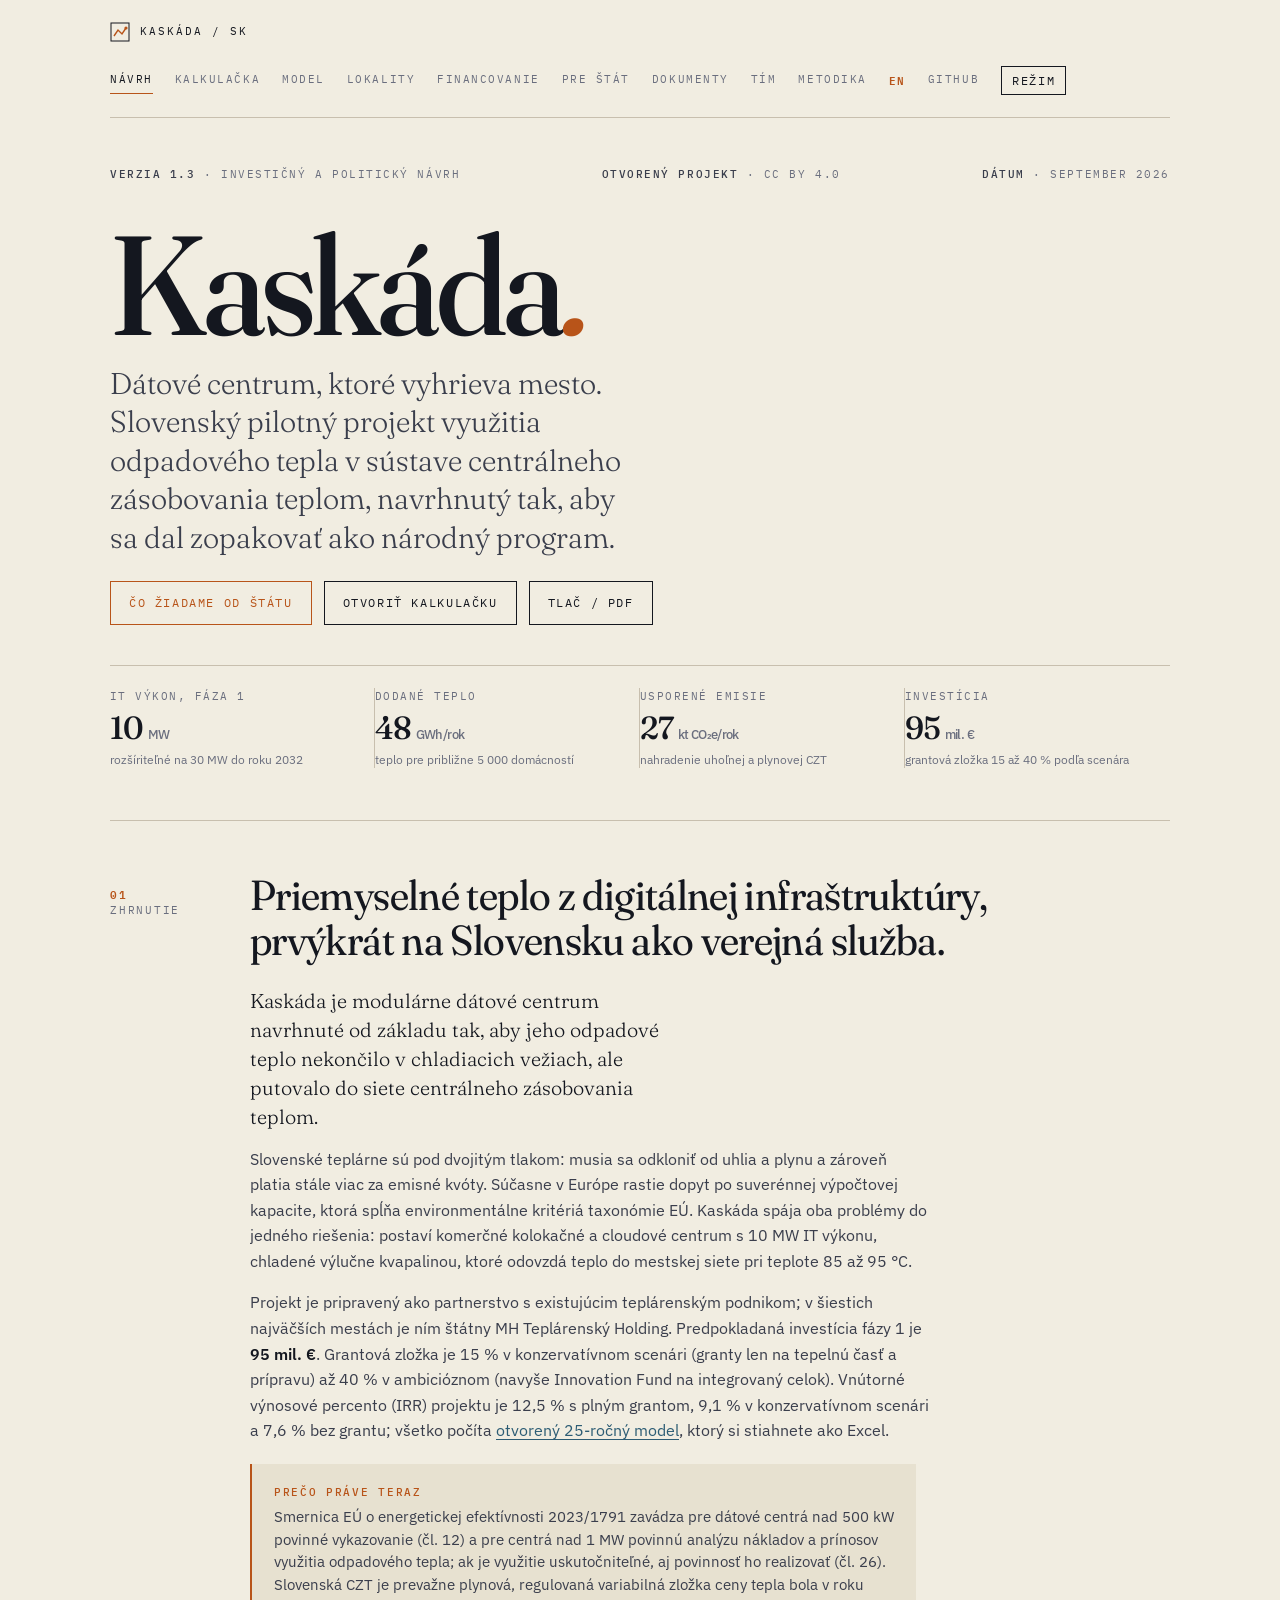
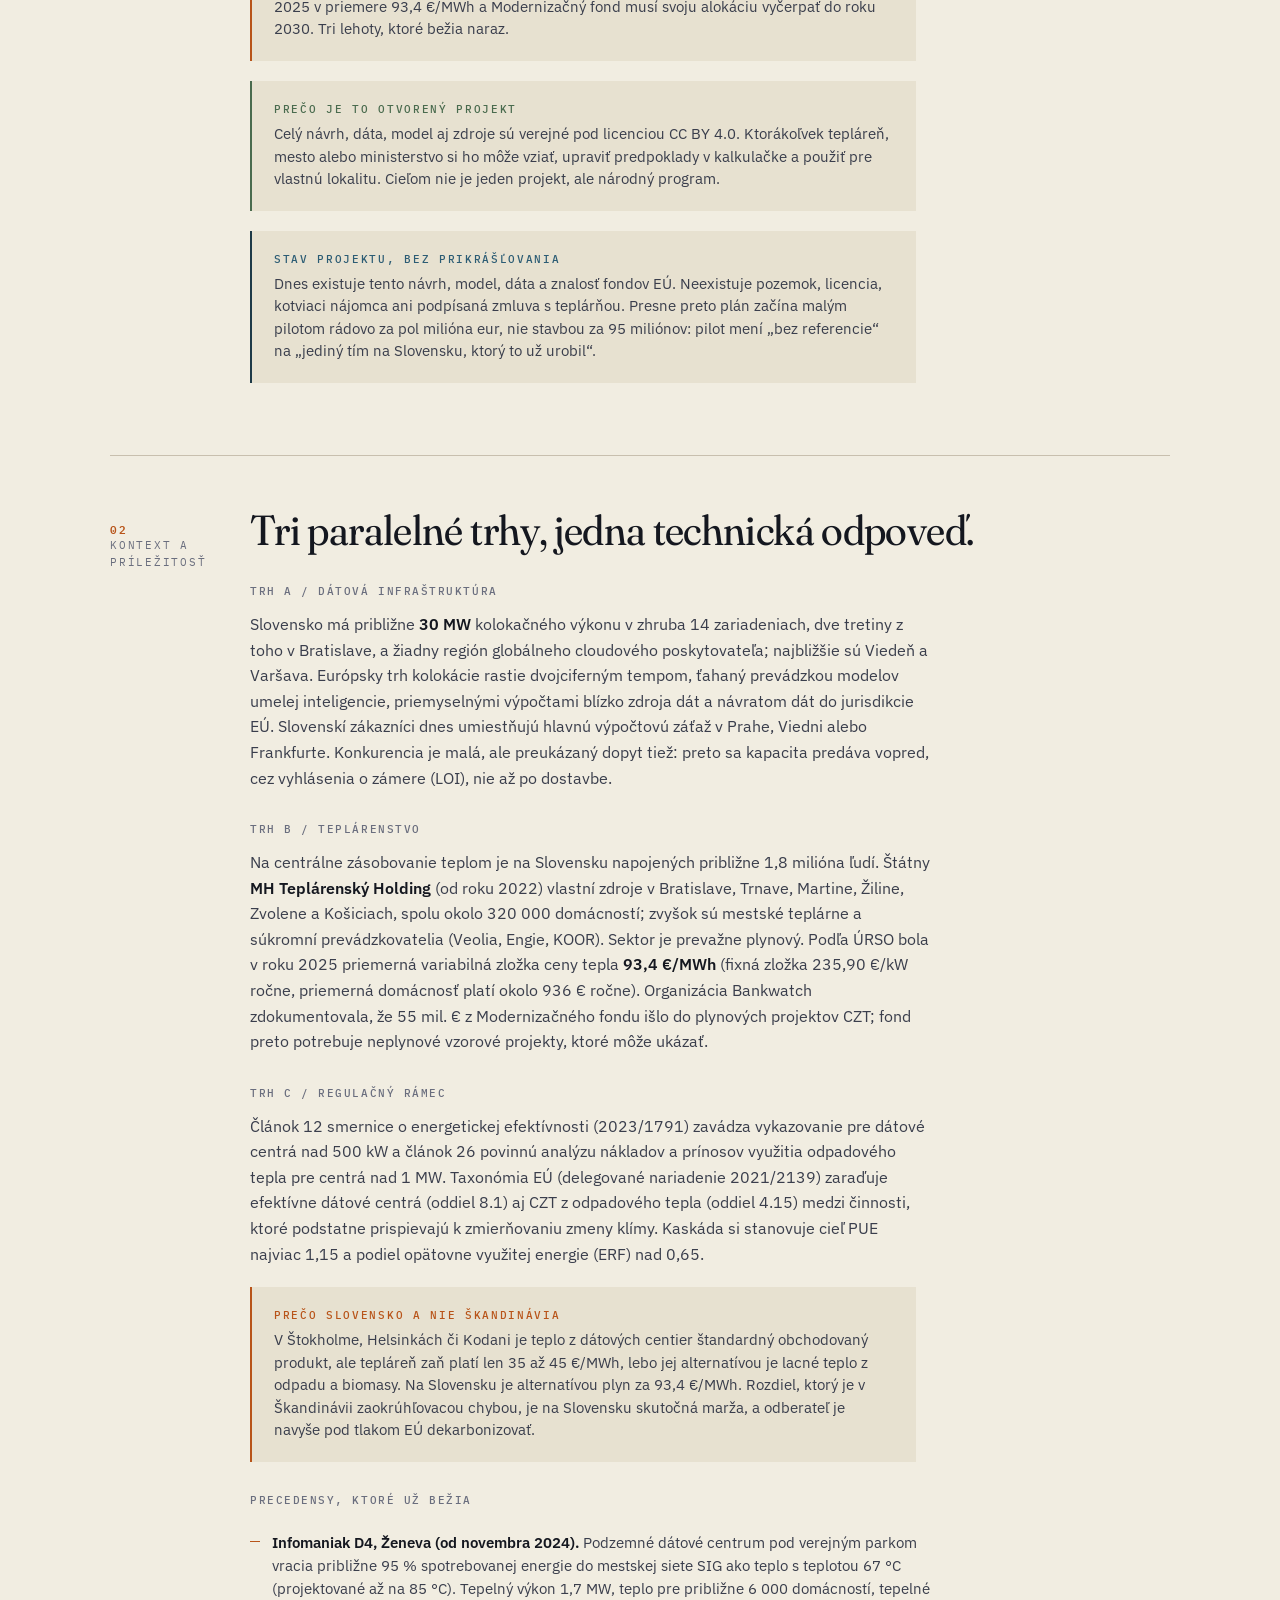
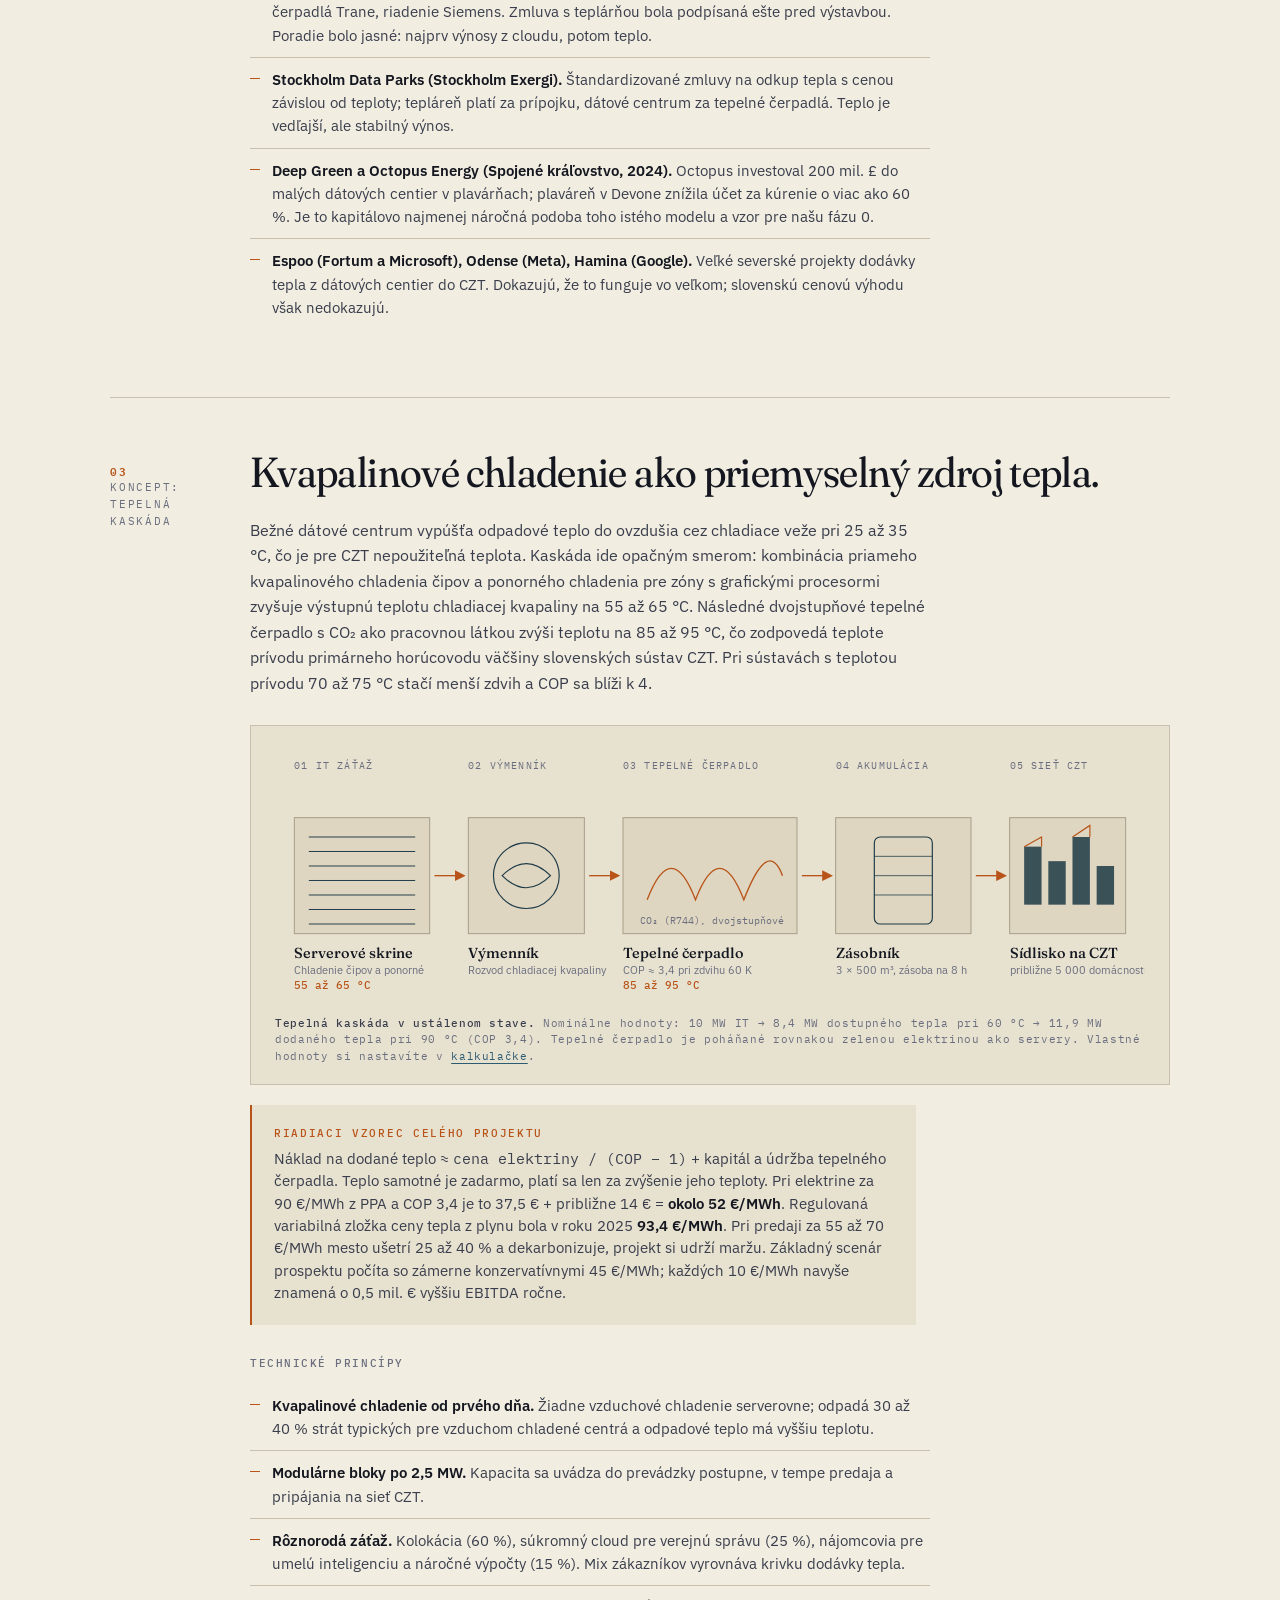
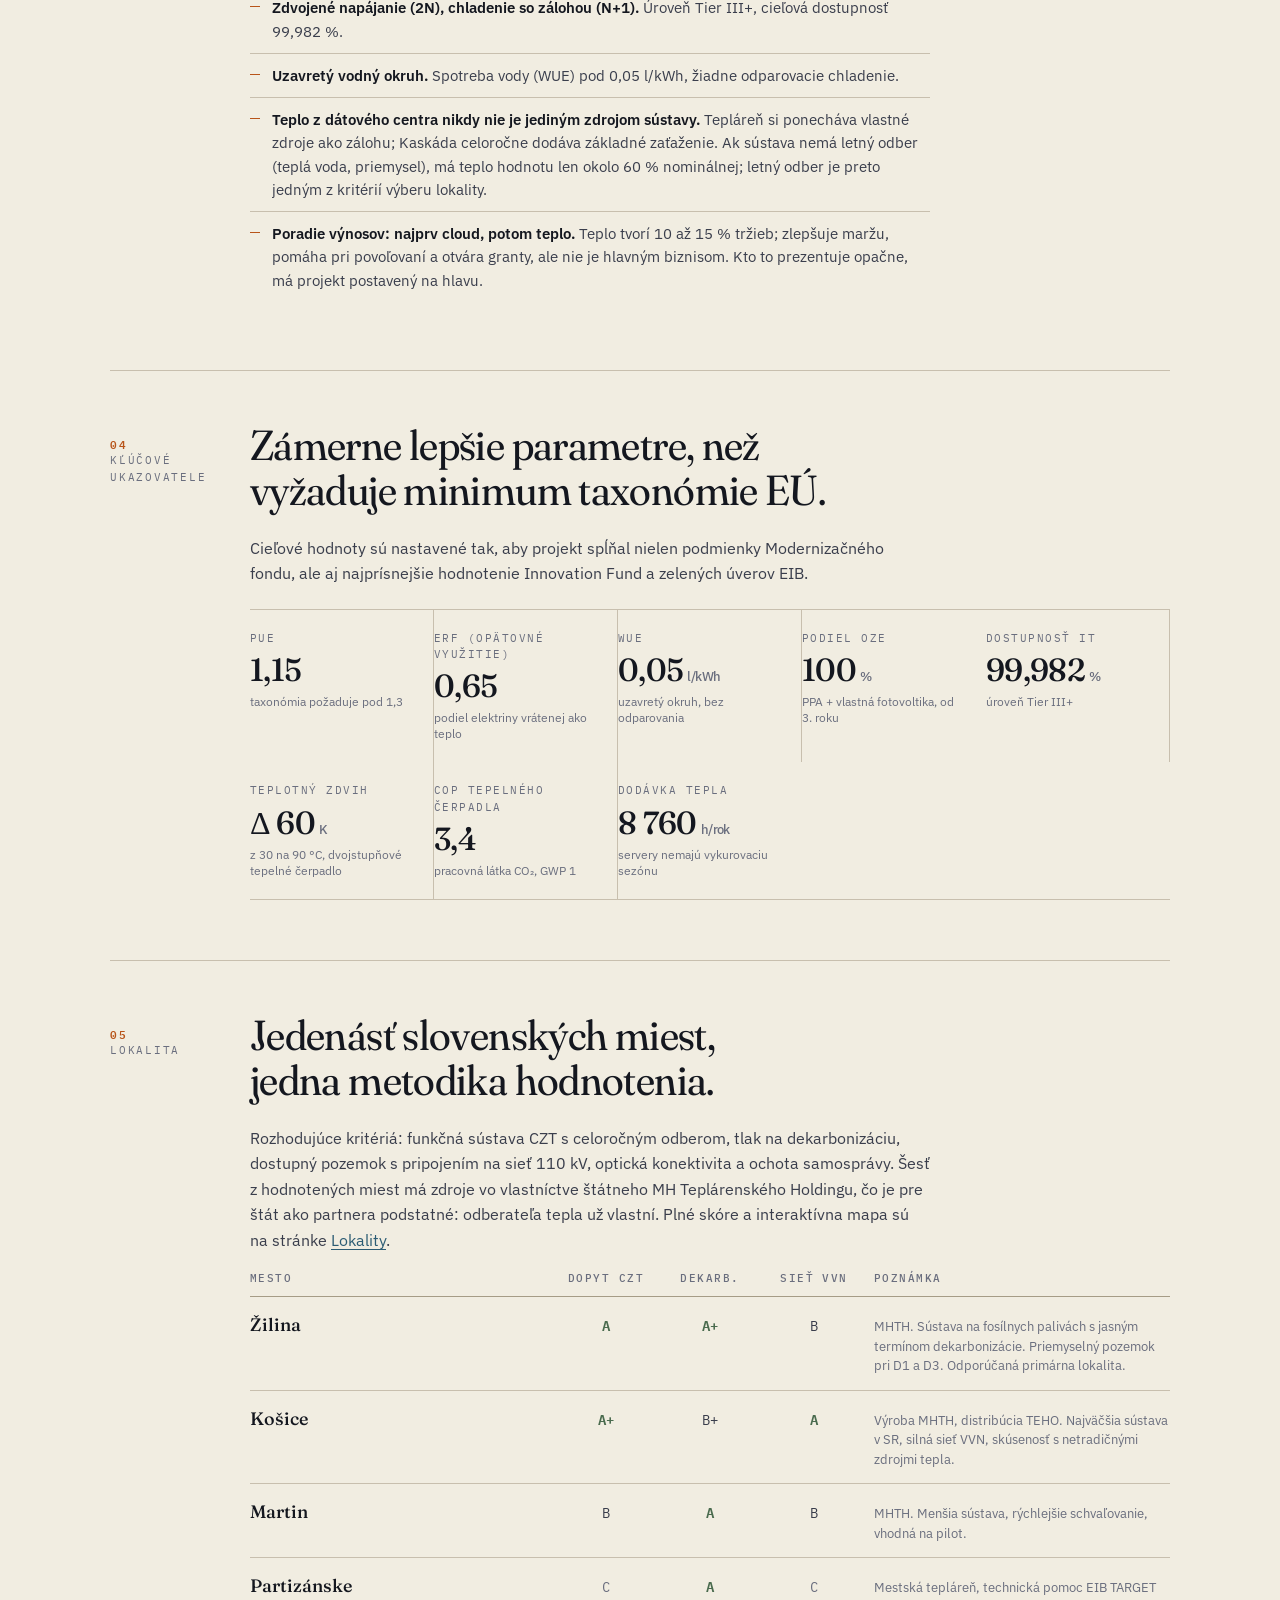
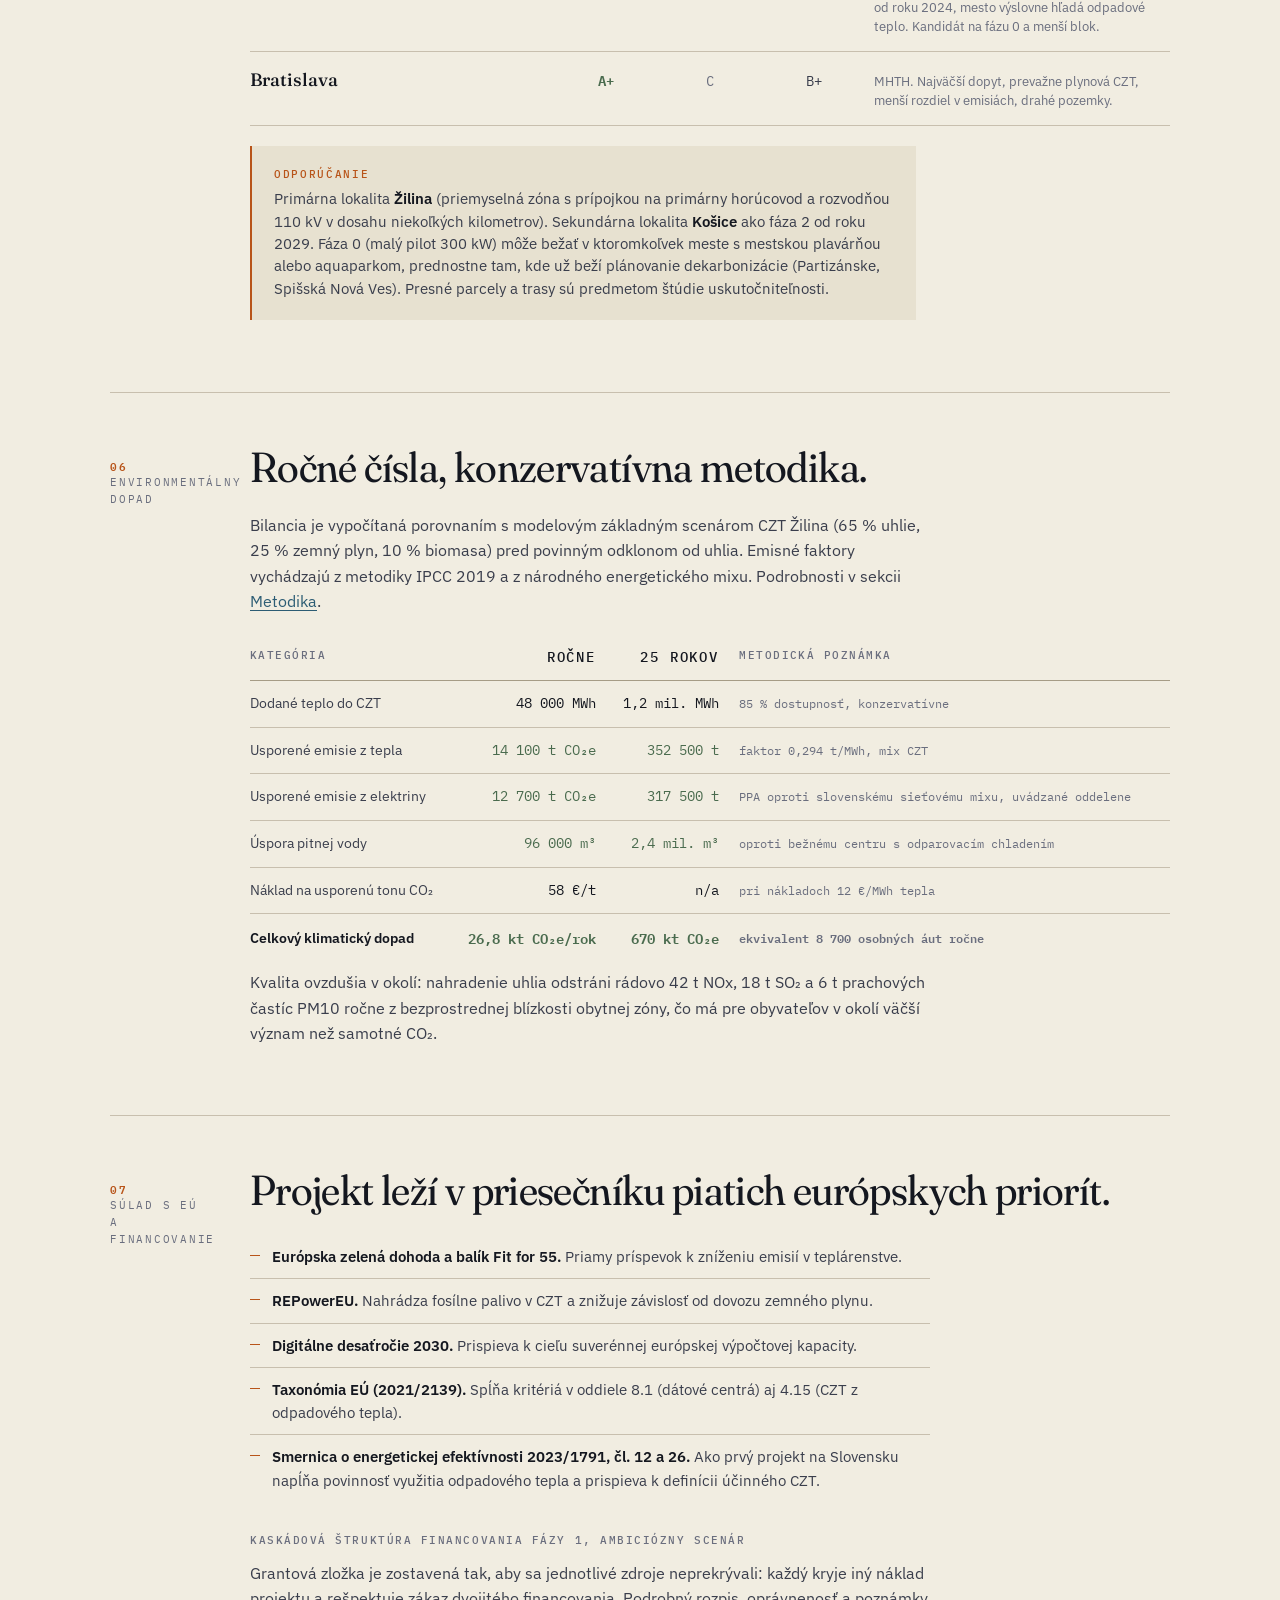
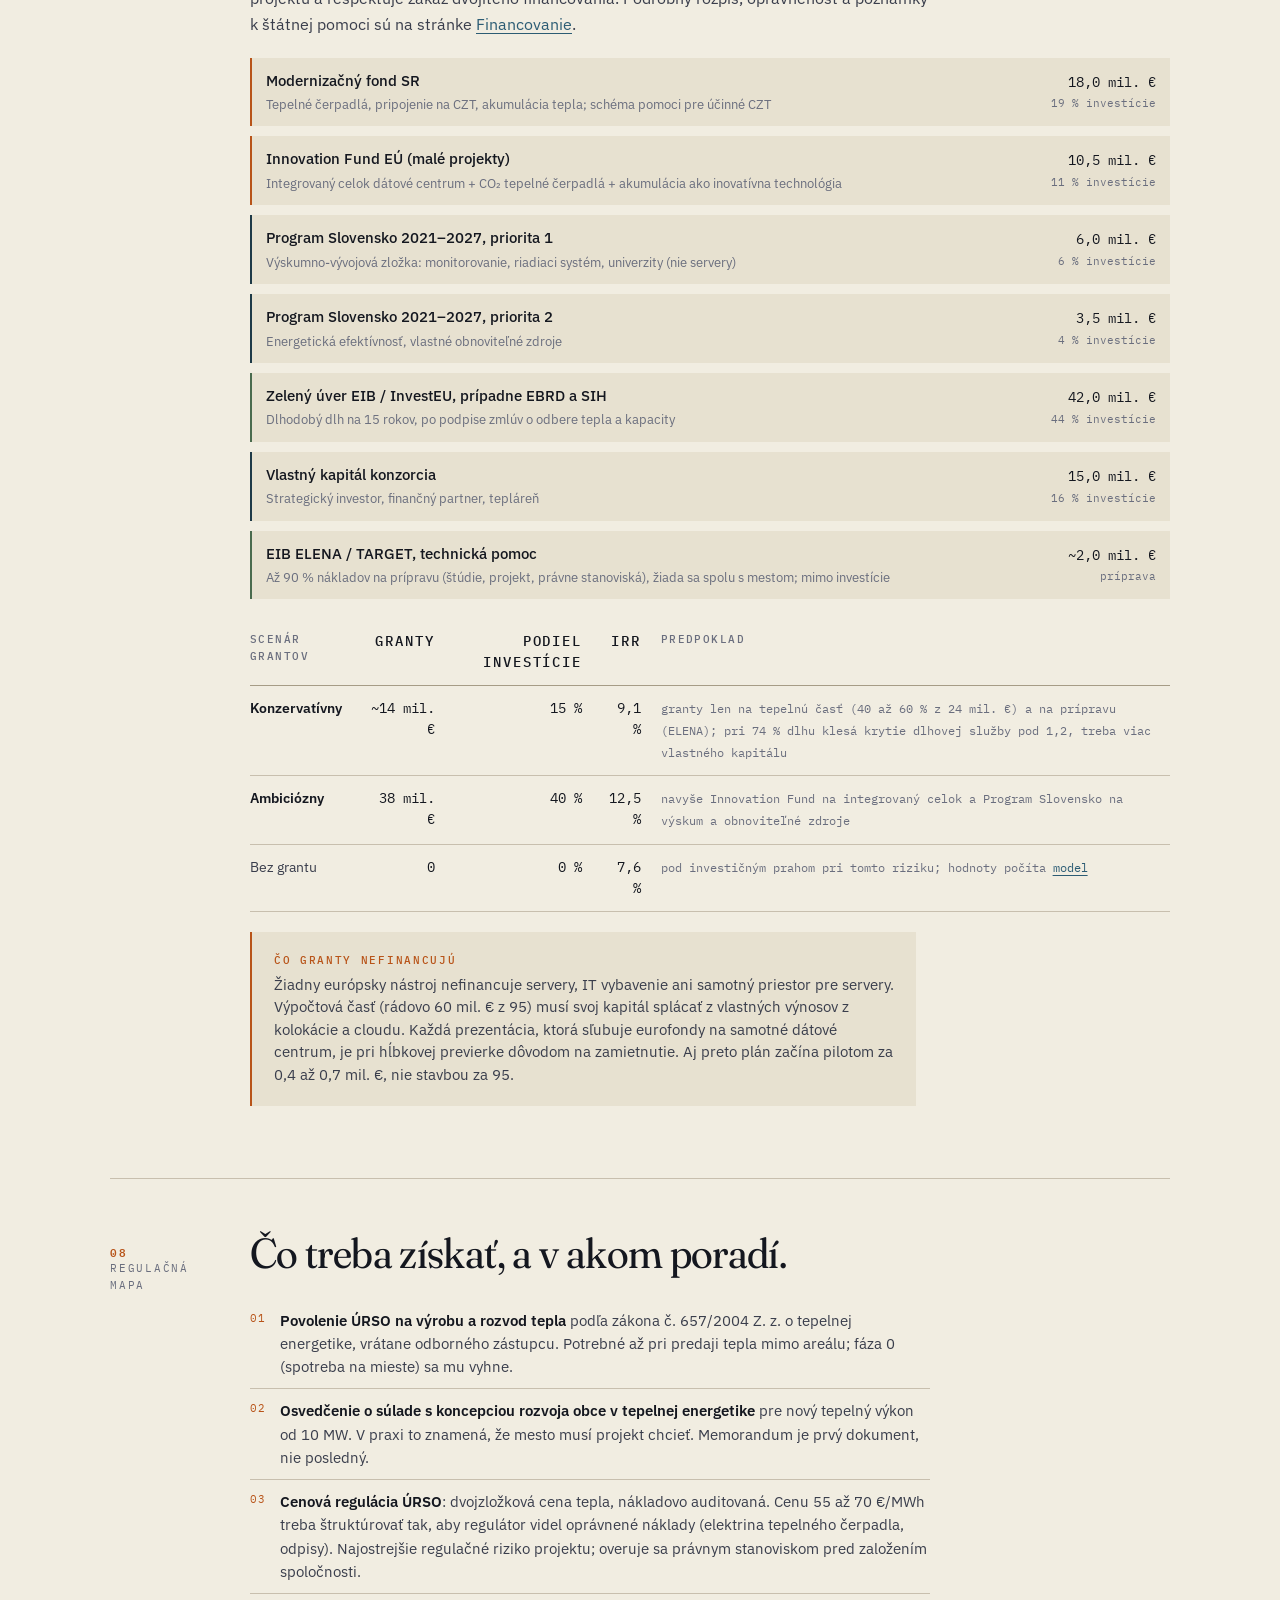
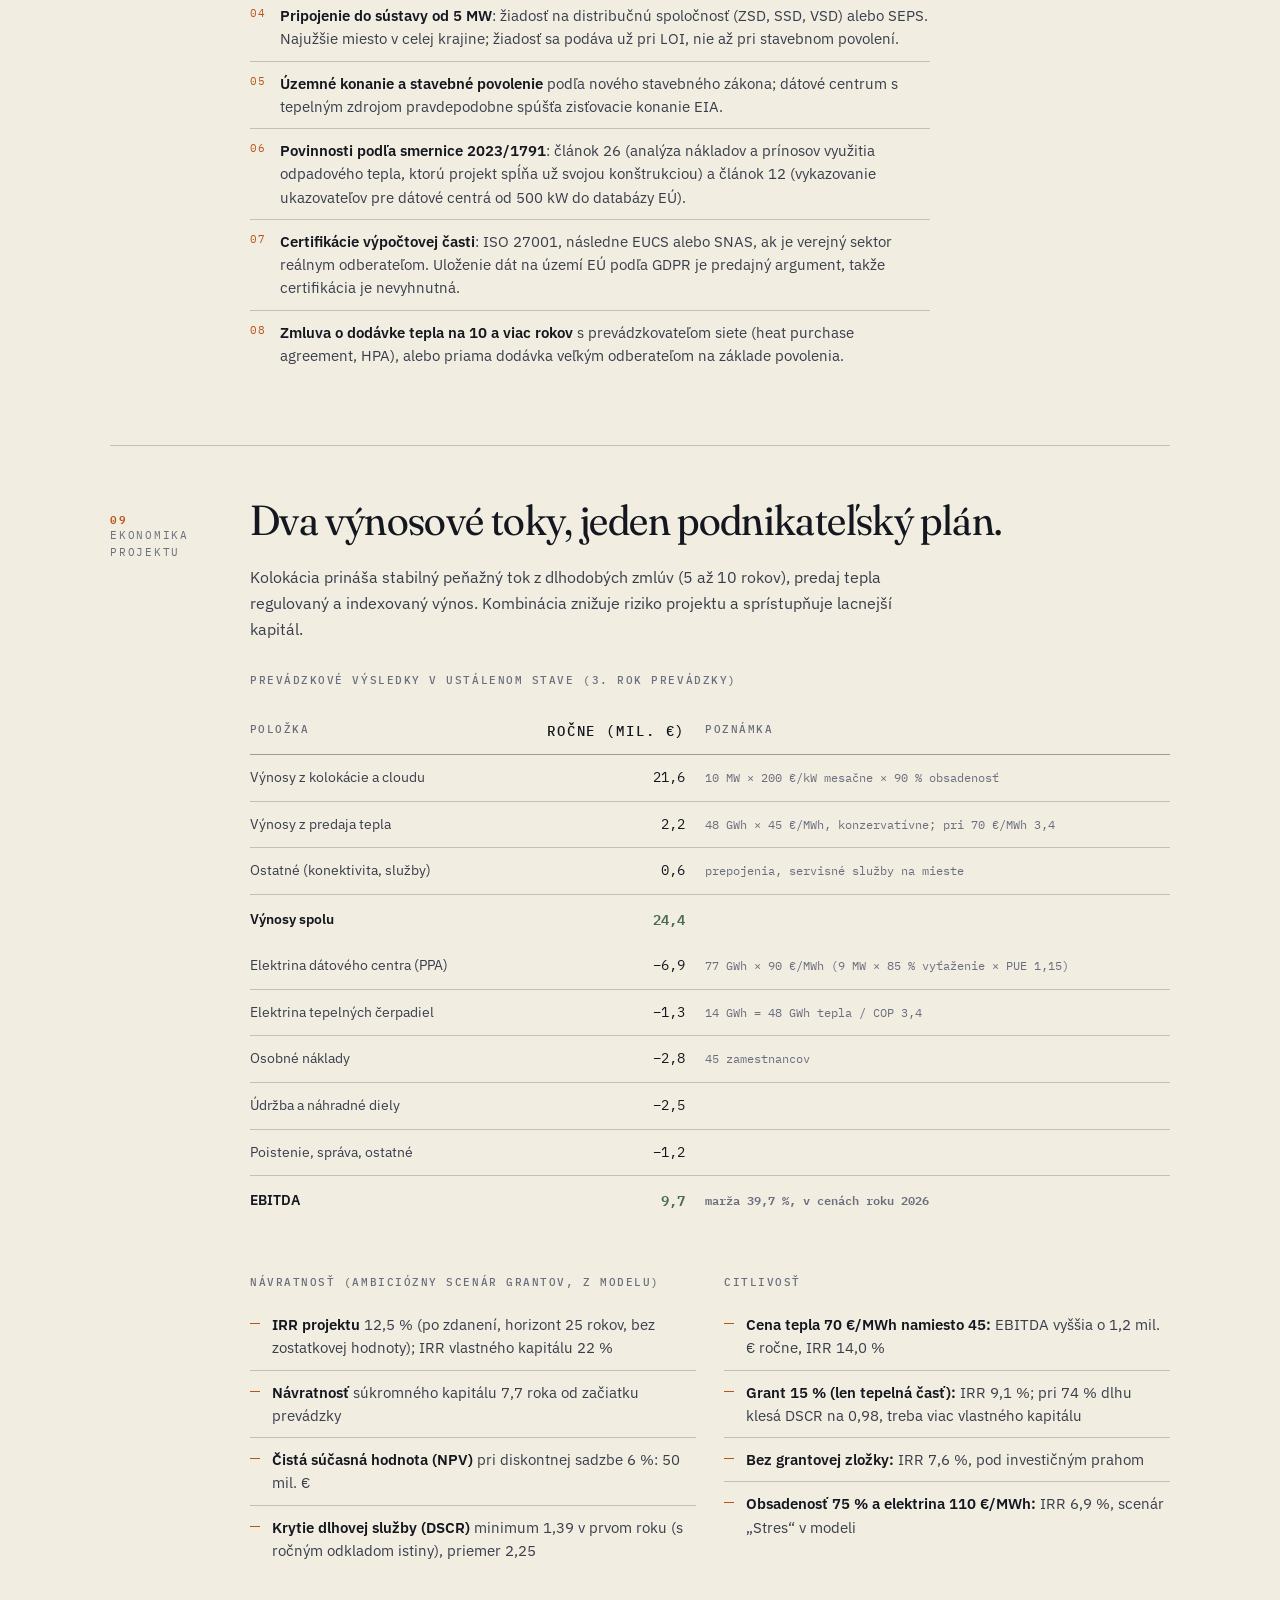
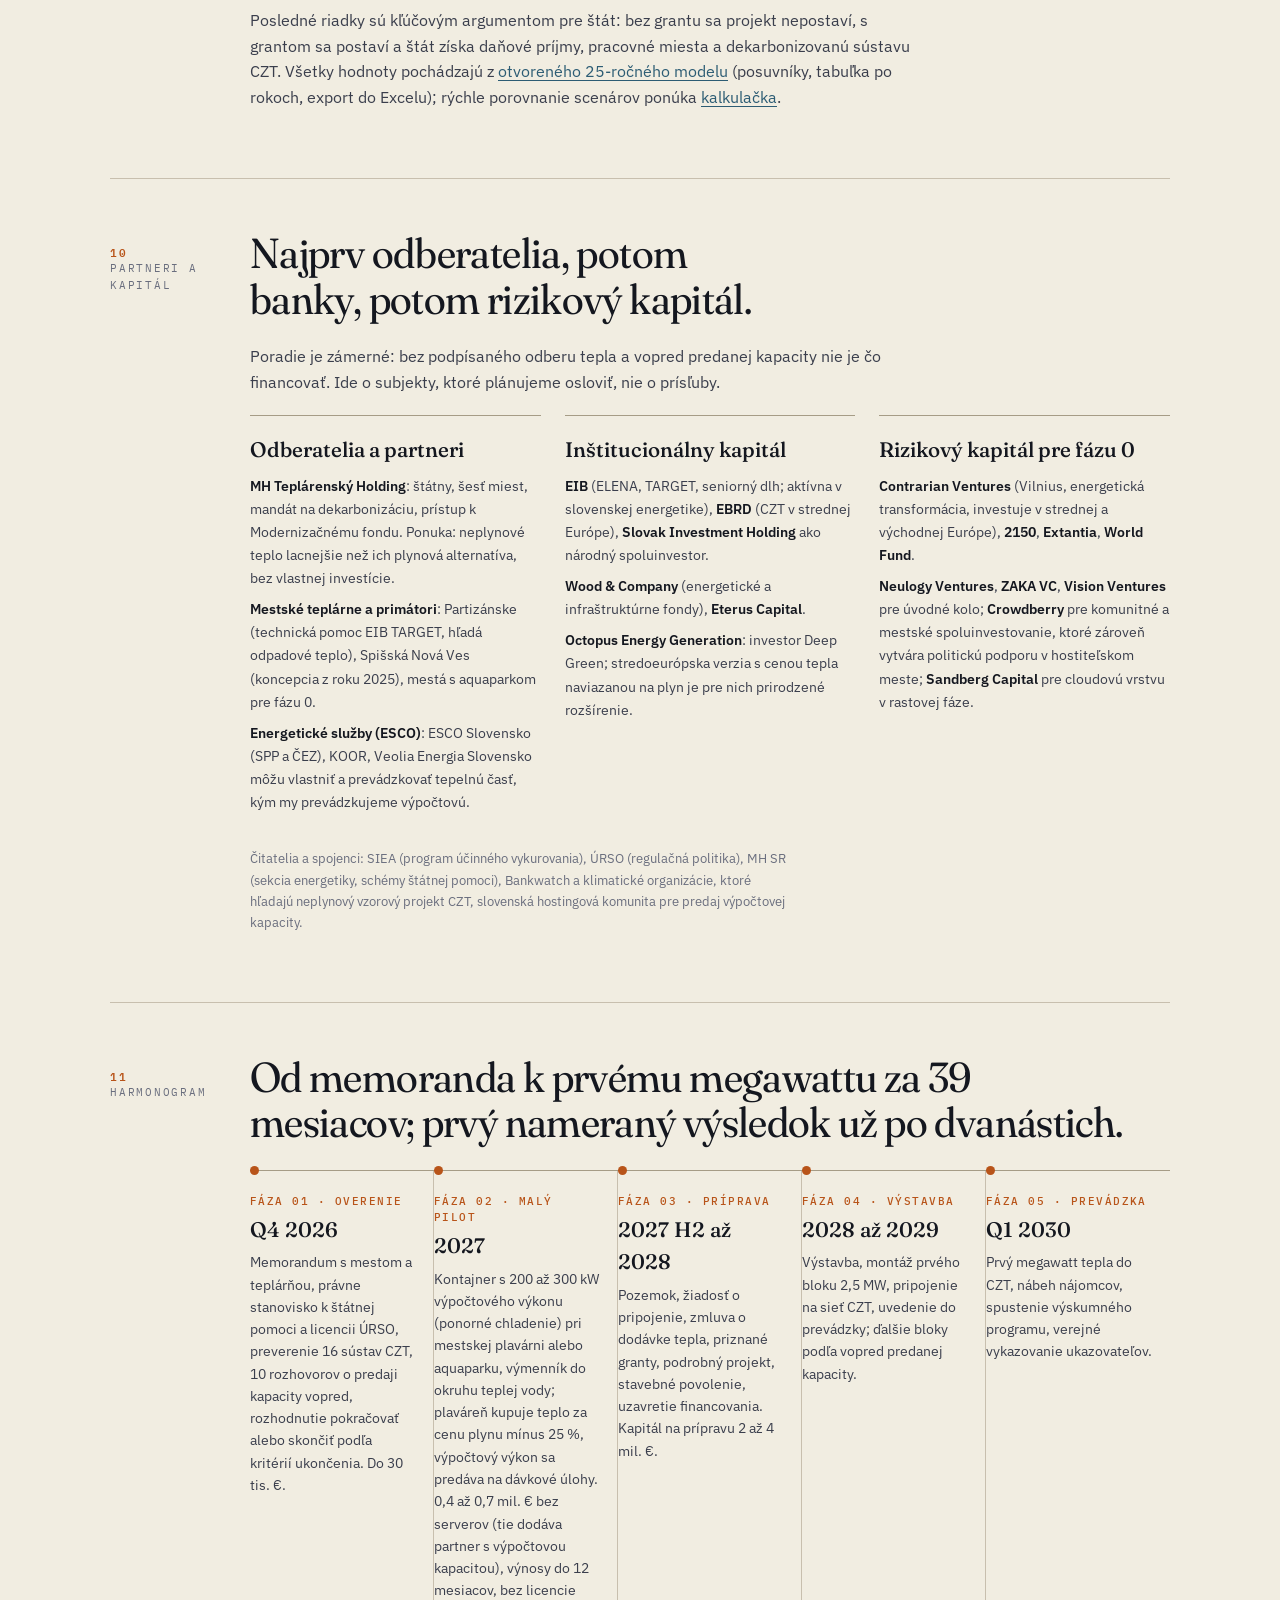
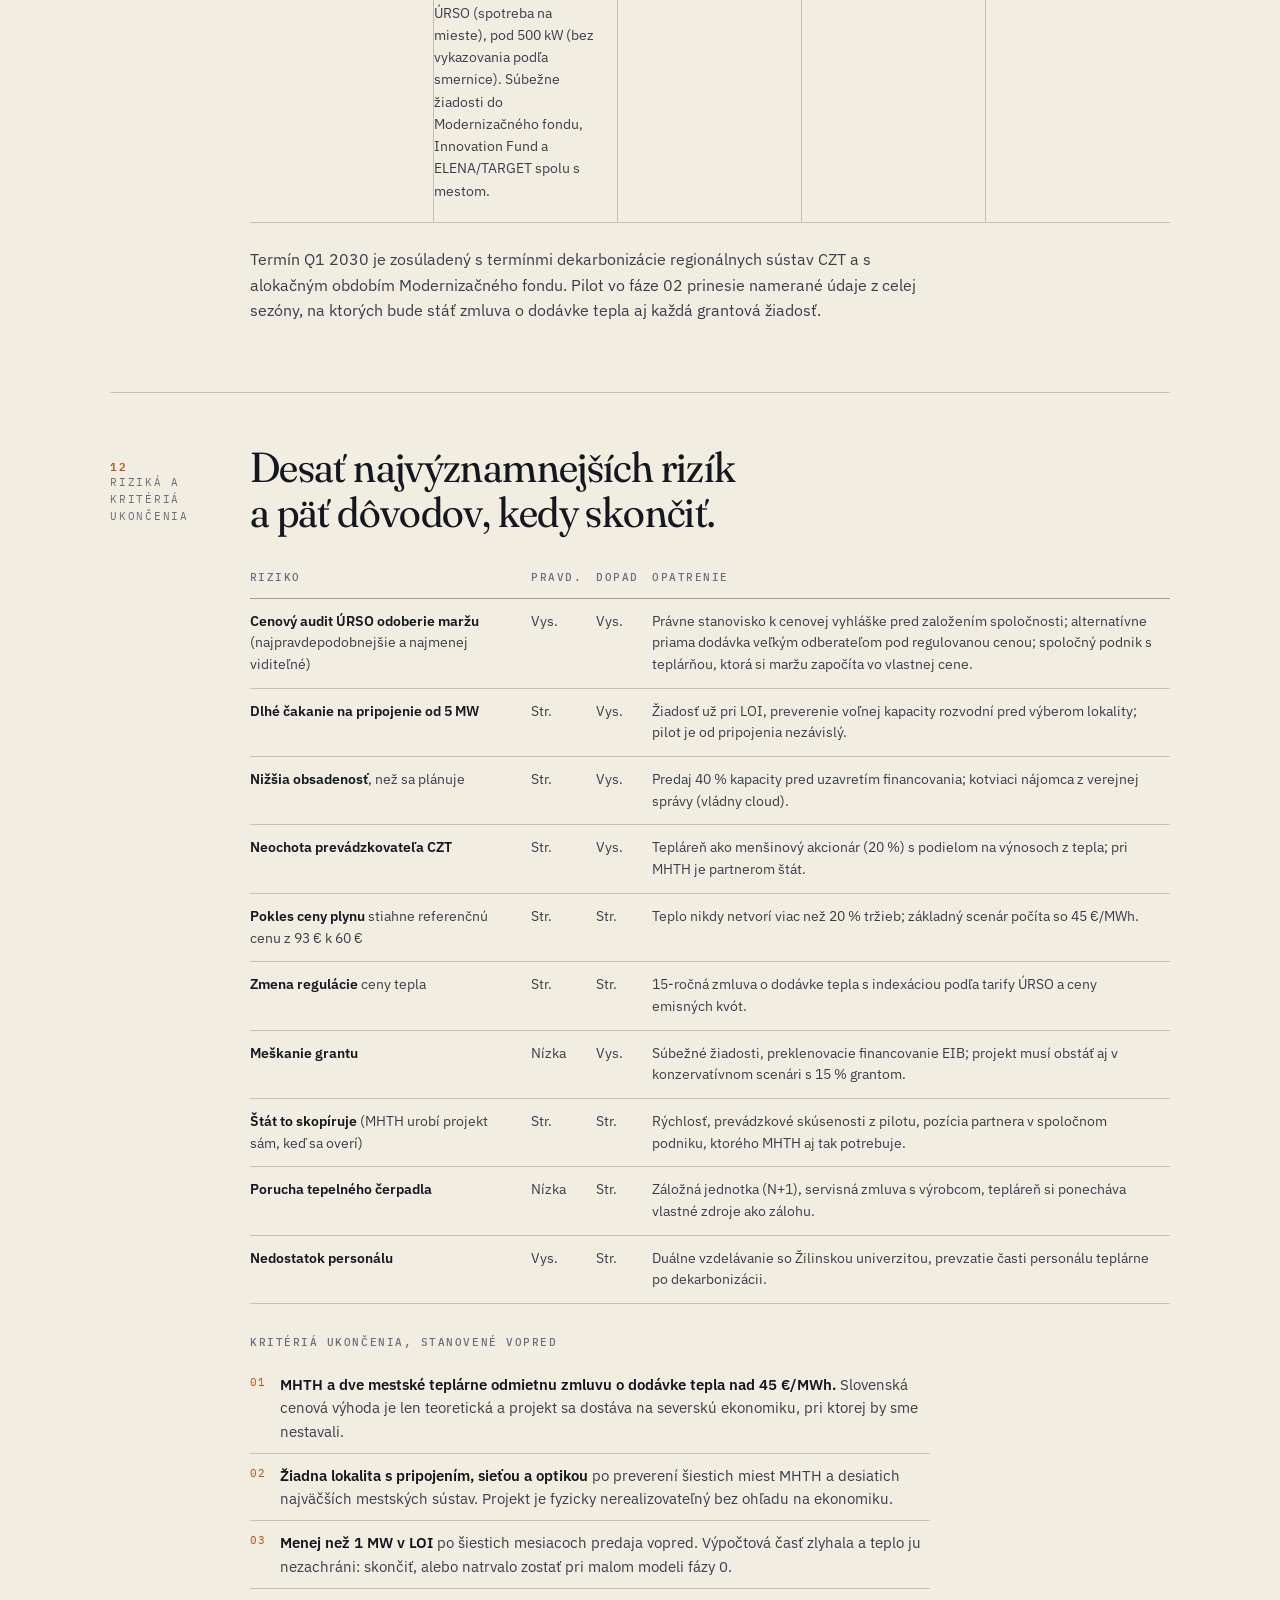
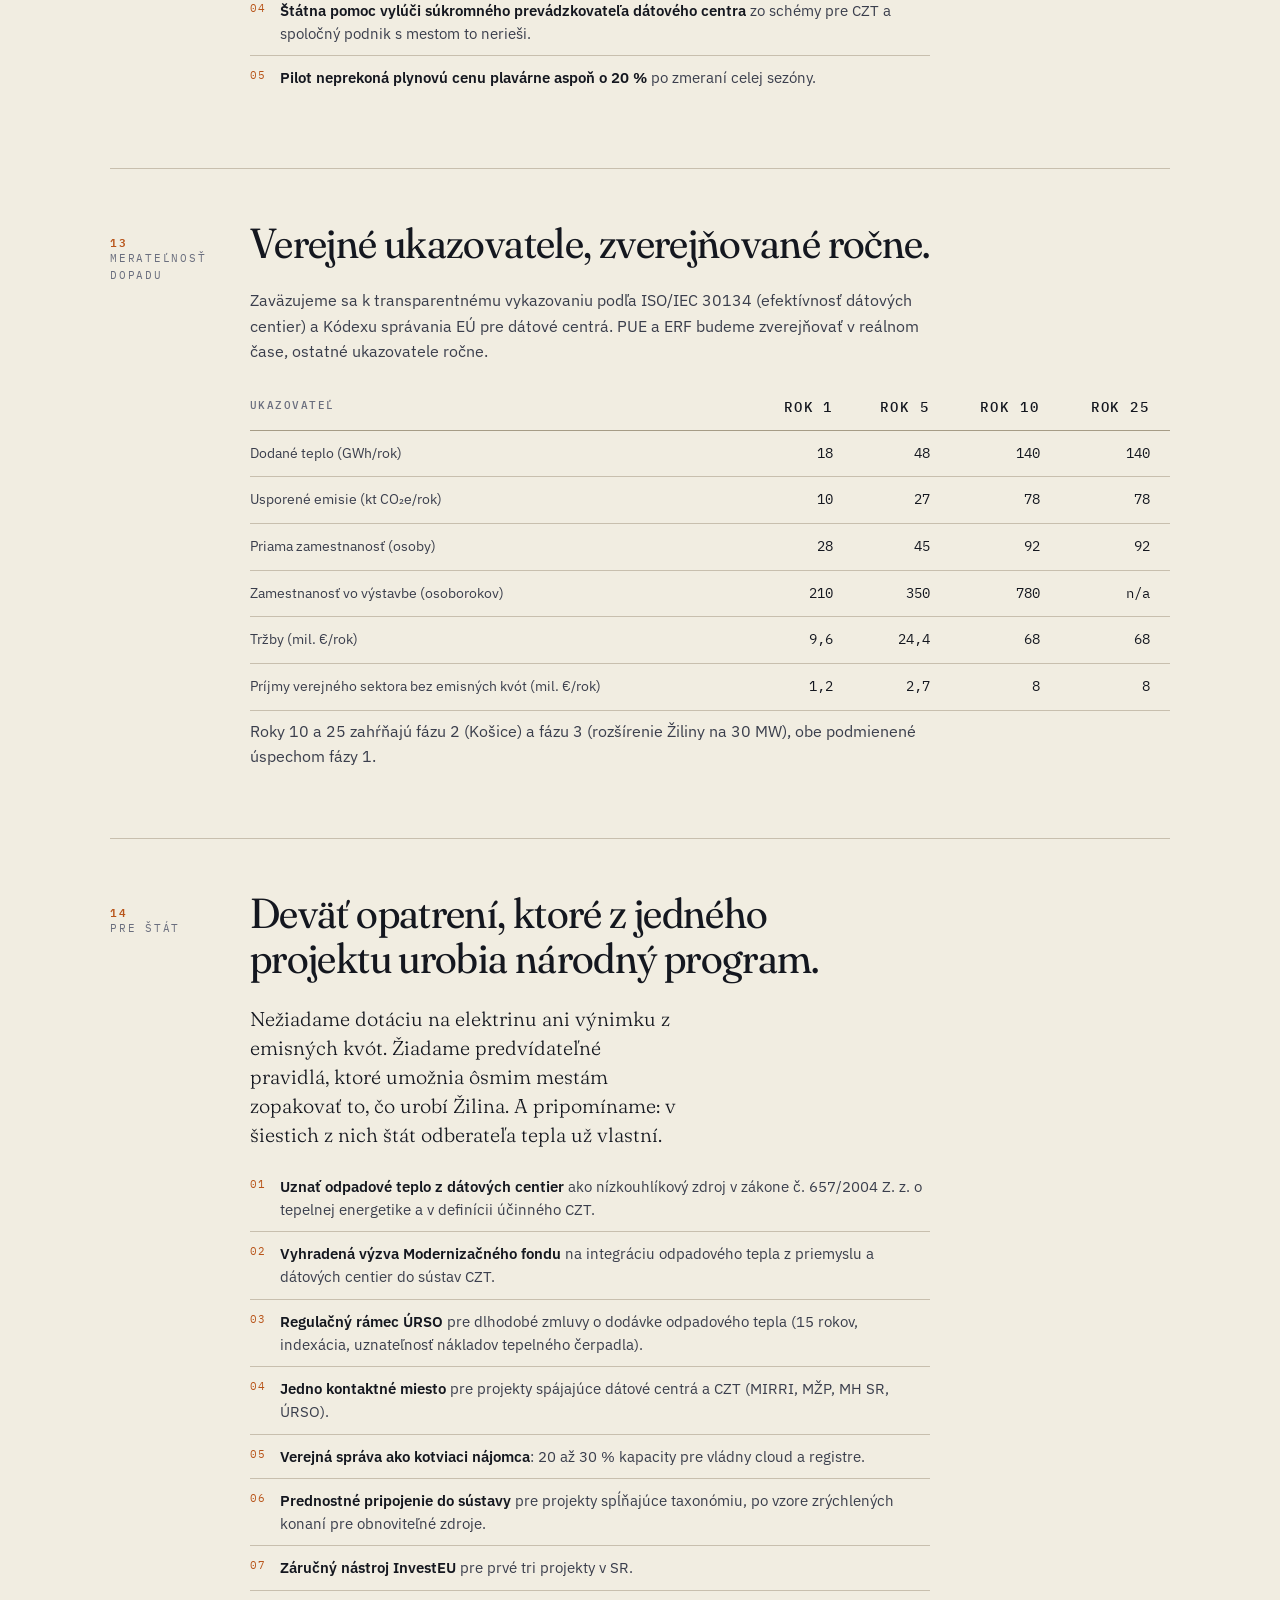
<file: index.html>
<!doctype html>
<html lang="sk">
<head>
<meta charset="utf-8">
<meta name="viewport" content="width=device-width, initial-scale=1">
<title>Kaskáda</title>
<meta name="description" content="Dátové centrum, ktoré vyhrieva mesto. Otvorený investičný a politický návrh využitia odpadového tepla z dátových centier v sústavách CZT na Slovensku, pripravený pre fondy EÚ.">
<meta property="og:title" content="Kaskáda: dátové centrum ako mestská tepláreň">
<meta property="og:description" content="Slovenské teplo z plynu stojí 93,4 €/MWh, odpadové teplo z dátového centra vieme dodať za 45 až 70 €/MWh. 10 MW IT, 48 GWh tepla ročne, o 27 kt CO₂ menej. Otvorený návrh pre Slovensko a fondy EÚ.">
<meta property="og:type" content="website">
<link rel="icon" href="data:image/svg+xml,%3Csvg xmlns='http://www.w3.org/2000/svg' viewBox='0 0 20 20'%3E%3Crect x='1' y='1' width='18' height='18' fill='%23F1EDE1' stroke='%2314171F'/%3E%3Cpath d='M4 14 L8 8 L12 12 L16 6' fill='none' stroke='%23B85419' stroke-width='1.6'/%3E%3C/svg%3E">
<link rel="preconnect" href="https://fonts.googleapis.com">
<link rel="preconnect" href="https://fonts.gstatic.com" crossorigin>
<link rel="stylesheet" href="https://fonts.googleapis.com/css2?family=Fraunces:opsz,wght,SOFT,WONK@9..144,300..900,0..100,0..1&family=IBM+Plex+Mono:wght@400;500;600&family=IBM+Plex+Sans:wght@300;400;500;600;700&display=swap">
<link rel="stylesheet" href="./assets/css/site.css">
</head>
<body>
<div class="page">

<nav class="nav" aria-label="Hlavná navigácia">
  <a class="brand" href="./">
    <svg width="20" height="20" viewBox="0 0 20 20" aria-hidden="true"><rect x="1" y="1" width="18" height="18" fill="none" stroke="currentColor"/><path d="M4 14 L8 8 L12 12 L16 6" fill="none" stroke="#B85419" stroke-width="1.4"/><circle cx="16" cy="6" r="1.6" fill="#B85419"/></svg>
    <span>Kaskáda / SK</span>
  </a>
  <div class="nav-links">
    <a href="./">Návrh</a>
    <a href="./kalkulacka/">Kalkulačka</a>
    <a href="./model/">Model</a>
    <a href="./lokality/">Lokality</a>
    <a href="./financovanie/">Financovanie</a>
    <a href="./pre-stat/">Pre štát</a>
    <a href="./dokumenty/">Dokumenty</a>
    <a href="./tim/">Tím</a>
    <a href="./metodika/">Metodika</a>
    <a class="lang" href="./en/">EN</a>
    <a class="gh" href="https://github.com/Pupno/kaskada">GitHub</a>
    <button class="btn" type="button" data-theme-toggle aria-label="Prepnúť tmavý režim" style="padding:6px 10px">Režim</button>
  </div>
</nav>

<header class="cover">
  <div class="cover-meta">
    <span><b>Verzia 1.3</b> · Investičný a politický návrh</span>
    <span><b>Otvorený projekt</b> · CC BY 4.0</span>
    <span><b>Dátum</b> · September 2026</span>
  </div>
  <div>
    <h1 class="title">Kaskáda<span class="amp">.</span></h1>
    <p class="subtitle">Dátové centrum, ktoré vyhrieva mesto. Slovenský pilotný projekt využitia odpadového tepla v sústave centrálneho zásobovania teplom, navrhnutý tak, aby sa dal zopakovať ako národný program.</p>
    <div class="btn-row">
      <a class="btn accent" href="./pre-stat/">Čo žiadame od štátu</a>
      <a class="btn" href="./kalkulacka/">Otvoriť kalkulačku</a>
      <a class="btn" href="javascript:window.print()">Tlač / PDF</a>
    </div>
  </div>
  <div class="stats">
    <div class="stat"><span class="k">IT výkon, fáza 1</span><span class="v num">10<span class="unit">MW</span></span><span class="sub">rozšíriteľné na 30 MW do roku 2032</span></div>
    <div class="stat"><span class="k">Dodané teplo</span><span class="v num">48<span class="unit">GWh/rok</span></span><span class="sub">teplo pre približne 5 000 domácností</span></div>
    <div class="stat"><span class="k">Usporené emisie</span><span class="v num">27<span class="unit">kt CO₂e/rok</span></span><span class="sub">nahradenie uhoľnej a plynovej CZT</span></div>
    <div class="stat"><span class="k">Investícia</span><span class="v num">95<span class="unit">mil. €</span></span><span class="sub">grantová zložka 15 až 40 % podľa scenára</span></div>
  </div>
</header>

<section class="ch" id="suhrn">
  <div class="ch-num"><b>01</b> Zhrnutie</div>
  <div class="ch-body">
    <h2>Priemyselné teplo z digitálnej infraštruktúry, prvýkrát na Slovensku ako verejná služba.</h2>
    <p class="lead">Kaskáda je modulárne dátové centrum navrhnuté od základu tak, aby jeho odpadové teplo nekončilo v chladiacich vežiach, ale putovalo do siete centrálneho zásobovania teplom.</p>
    <p>Slovenské teplárne sú pod dvojitým tlakom: musia sa odkloniť od uhlia a plynu a zároveň platia stále viac za emisné kvóty. Súčasne v Európe rastie dopyt po suverénnej výpočtovej kapacite, ktorá spĺňa environmentálne kritériá taxonómie EÚ. Kaskáda spája oba problémy do jedného riešenia: postaví komerčné kolokačné a cloudové centrum s 10 MW IT výkonu, chladené výlučne kvapalinou, ktoré odovzdá teplo do mestskej siete pri teplote 85 až 95 °C.</p>
    <p>Projekt je pripravený ako partnerstvo s existujúcim teplárenským podnikom; v šiestich najväčších mestách je ním štátny MH Teplárenský Holding. Predpokladaná investícia fázy 1 je <strong>95 mil. €</strong>. Grantová zložka je 15 % v konzervatívnom scenári (granty len na tepelnú časť a prípravu) až 40 % v ambicióznom (navyše Innovation Fund na integrovaný celok). Vnútorné výnosové percento (IRR) projektu je 12,5 % s plným grantom, 9,1 % v konzervatívnom scenári a 7,6 % bez grantu; všetko počíta <a href="./model/">otvorený 25-ročný model</a>, ktorý si stiahnete ako Excel.</p>
    <div class="callout">
      <span class="lbl">Prečo práve teraz</span>
      Smernica EÚ o energetickej efektívnosti 2023/1791 zavádza pre dátové centrá nad 500 kW povinné vykazovanie (čl. 12) a pre centrá nad 1 MW povinnú analýzu nákladov a prínosov využitia odpadového tepla; ak je využitie uskutočniteľné, aj povinnosť ho realizovať (čl. 26). Slovenská CZT je prevažne plynová, regulovaná variabilná zložka ceny tepla bola v roku 2025 v priemere 93,4 €/MWh a Modernizačný fond musí svoju alokáciu vyčerpať do roku 2030. Tri lehoty, ktoré bežia naraz.
    </div>
    <div class="callout green">
      <span class="lbl">Prečo je to otvorený projekt</span>
      Celý návrh, dáta, model aj zdroje sú verejné pod licenciou CC BY 4.0. Ktorákoľvek tepláreň, mesto alebo ministerstvo si ho môže vziať, upraviť predpoklady v kalkulačke a použiť pre vlastnú lokalitu. Cieľom nie je jeden projekt, ale národný program.
    </div>
    <div class="callout primary">
      <span class="lbl">Stav projektu, bez prikrášľovania</span>
      Dnes existuje tento návrh, model, dáta a znalosť fondov EÚ. Neexistuje pozemok, licencia, kotviaci nájomca ani podpísaná zmluva s teplárňou. Presne preto plán začína malým pilotom rádovo za pol milióna eur, nie stavbou za 95 miliónov: pilot mení „bez referencie“ na „jediný tím na Slovensku, ktorý to už urobil“.
    </div>
  </div>
</section>

<section class="ch" id="kontext">
  <div class="ch-num"><b>02</b> Kontext a príležitosť</div>
  <div class="ch-body">
    <h2>Tri paralelné trhy, jedna technická odpoveď.</h2>
    <h3 class="small-cap">Trh A / Dátová infraštruktúra</h3>
    <p>Slovensko má približne <strong>30 MW</strong> kolokačného výkonu v zhruba 14 zariadeniach, dve tretiny z toho v Bratislave, a žiadny región globálneho cloudového poskytovateľa; najbližšie sú Viedeň a Varšava. Európsky trh kolokácie rastie dvojciferným tempom, ťahaný prevádzkou modelov umelej inteligencie, priemyselnými výpočtami blízko zdroja dát a návratom dát do jurisdikcie EÚ. Slovenskí zákazníci dnes umiestňujú hlavnú výpočtovú záťaž v Prahe, Viedni alebo Frankfurte. Konkurencia je malá, ale preukázaný dopyt tiež: preto sa kapacita predáva vopred, cez vyhlásenia o zámere (LOI), nie až po dostavbe.</p>
    <h3 class="small-cap">Trh B / Teplárenstvo</h3>
    <p>Na centrálne zásobovanie teplom je na Slovensku napojených približne 1,8 milióna ľudí. Štátny <strong>MH Teplárenský Holding</strong> (od roku 2022) vlastní zdroje v Bratislave, Trnave, Martine, Žiline, Zvolene a Košiciach, spolu okolo 320 000 domácností; zvyšok sú mestské teplárne a súkromní prevádzkovatelia (Veolia, Engie, KOOR). Sektor je prevažne plynový. Podľa ÚRSO bola v roku 2025 priemerná variabilná zložka ceny tepla <strong>93,4 €/MWh</strong> (fixná zložka 235,90 €/kW ročne, priemerná domácnosť platí okolo 936 € ročne). Organizácia Bankwatch zdokumentovala, že 55 mil. € z Modernizačného fondu išlo do plynových projektov CZT; fond preto potrebuje neplynové vzorové projekty, ktoré môže ukázať.</p>
    <h3 class="small-cap">Trh C / Regulačný rámec</h3>
    <p>Článok 12 smernice o energetickej efektívnosti (2023/1791) zavádza vykazovanie pre dátové centrá nad 500 kW a článok 26 povinnú analýzu nákladov a prínosov využitia odpadového tepla pre centrá nad 1 MW. Taxonómia EÚ (delegované nariadenie 2021/2139) zaraďuje efektívne dátové centrá (oddiel 8.1) aj CZT z odpadového tepla (oddiel 4.15) medzi činnosti, ktoré podstatne prispievajú k zmierňovaniu zmeny klímy. Kaskáda si stanovuje cieľ PUE najviac 1,15 a podiel opätovne využitej energie (ERF) nad 0,65.</p>
    <div class="callout">
      <span class="lbl">Prečo Slovensko a nie Škandinávia</span>
      V Štokholme, Helsinkách či Kodani je teplo z dátových centier štandardný obchodovaný produkt, ale tepláreň zaň platí len 35 až 45 €/MWh, lebo jej alternatívou je lacné teplo z odpadu a biomasy. Na Slovensku je alternatívou plyn za 93,4 €/MWh. Rozdiel, ktorý je v Škandinávii zaokrúhľovacou chybou, je na Slovensku skutočná marža, a odberateľ je navyše pod tlakom EÚ dekarbonizovať.
    </div>
    <h3 class="small-cap">Precedensy, ktoré už bežia</h3>
    <ul class="plain">
      <li><strong>Infomaniak D4, Ženeva (od novembra 2024).</strong> Podzemné dátové centrum pod verejným parkom vracia približne 95 % spotrebovanej energie do mestskej siete SIG ako teplo s teplotou 67 °C (projektované až na 85 °C). Tepelný výkon 1,7 MW, teplo pre približne 6 000 domácností, tepelné čerpadlá Trane, riadenie Siemens. Zmluva s teplárňou bola podpísaná ešte pred výstavbou. Poradie bolo jasné: najprv výnosy z cloudu, potom teplo.</li>
      <li><strong>Stockholm Data Parks (Stockholm Exergi).</strong> Štandardizované zmluvy na odkup tepla s cenou závislou od teploty; tepláreň platí za prípojku, dátové centrum za tepelné čerpadlá. Teplo je vedľajší, ale stabilný výnos.</li>
      <li><strong>Deep Green a Octopus Energy (Spojené kráľovstvo, 2024).</strong> Octopus investoval 200 mil. £ do malých dátových centier v plavárňach; plaváreň v Devone znížila účet za kúrenie o viac ako 60 %. Je to kapitálovo najmenej náročná podoba toho istého modelu a vzor pre našu fázu 0.</li>
      <li><strong>Espoo (Fortum a Microsoft), Odense (Meta), Hamina (Google).</strong> Veľké severské projekty dodávky tepla z dátových centier do CZT. Dokazujú, že to funguje vo veľkom; slovenskú cenovú výhodu však nedokazujú.</li>
    </ul>
  </div>
</section>

<section class="ch" id="koncept">
  <div class="ch-num"><b>03</b> Koncept: tepelná kaskáda</div>
  <div class="ch-body">
    <h2>Kvapalinové chladenie ako priemyselný zdroj tepla.</h2>
    <p>Bežné dátové centrum vypúšťa odpadové teplo do ovzdušia cez chladiace veže pri 25 až 35 °C, čo je pre CZT nepoužiteľná teplota. Kaskáda ide opačným smerom: kombinácia priameho kvapalinového chladenia čipov a ponorného chladenia pre zóny s grafickými procesormi zvyšuje výstupnú teplotu chladiacej kvapaliny na 55 až 65 °C. Následné dvojstupňové tepelné čerpadlo s CO₂ ako pracovnou látkou zvýši teplotu na 85 až 95 °C, čo zodpovedá teplote prívodu primárneho horúcovodu väčšiny slovenských sústav CZT. Pri sústavách s teplotou prívodu 70 až 75 °C stačí menší zdvih a COP sa blíži k 4.</p>

    <div class="diagram" role="img" aria-label="Diagram tepelnej kaskády od servera po sieť CZT">
      <svg viewBox="0 0 900 260" xmlns="http://www.w3.org/2000/svg">
        <defs><marker id="arr" viewBox="0 0 10 10" refX="8" refY="5" markerWidth="8" markerHeight="8" orient="auto"><path d="M0,0 L10,5 L0,10 z" fill="var(--accent)"/></marker></defs>
        <g font-family="IBM Plex Mono, monospace" font-size="10" fill="var(--ink-mute)" letter-spacing="1.2">
          <text x="20" y="20">01 IT ZÁŤAŽ</text><text x="200" y="20">02 VÝMENNÍK</text><text x="360" y="20">03 TEPELNÉ ČERPADLO</text><text x="580" y="20">04 AKUMULÁCIA</text><text x="760" y="20">05 SIEŤ CZT</text>
        </g>
        <g>
          <rect x="20" y="70" width="140" height="120" fill="var(--panel-2)" stroke="var(--rule-strong)"/>
          <g stroke="var(--primary)" fill="none"><line x1="35" y1="90" x2="145" y2="90"/><line x1="35" y1="105" x2="145" y2="105"/><line x1="35" y1="120" x2="145" y2="120"/><line x1="35" y1="135" x2="145" y2="135"/><line x1="35" y1="150" x2="145" y2="150"/><line x1="35" y1="165" x2="145" y2="165"/><line x1="35" y1="180" x2="145" y2="180"/></g>
          <text x="20" y="215" font-family="Fraunces, serif" font-size="15" font-weight="500" fill="var(--ink)">Serverové skrine</text>
          <text x="20" y="232" font-family="IBM Plex Sans, sans-serif" font-size="11" fill="var(--ink-mute)">Chladenie čipov a ponorné</text>
          <text x="20" y="247" font-family="IBM Plex Mono, monospace" font-size="11" fill="var(--accent)" font-weight="500">55 až 65 °C</text>
        </g>
        <path d="M 165 130 L 195 130" stroke="var(--accent)" stroke-width="1.4" marker-end="url(#arr)" fill="none"/>
        <g>
          <rect x="200" y="70" width="120" height="120" fill="var(--panel-2)" stroke="var(--rule-strong)"/>
          <circle cx="260" cy="130" r="34" fill="none" stroke="var(--primary)" stroke-width="1.2"/>
          <path d="M235 130 Q 260 105 285 130 Q 260 155 235 130 Z" fill="none" stroke="var(--primary)" stroke-width="1.2"/>
          <text x="200" y="215" font-family="Fraunces, serif" font-size="15" font-weight="500" fill="var(--ink)">Výmenník</text>
          <text x="200" y="232" font-family="IBM Plex Sans, sans-serif" font-size="11" fill="var(--ink-mute)">Rozvod chladiacej kvapaliny</text>
        </g>
        <path d="M 325 130 L 355 130" stroke="var(--accent)" stroke-width="1.4" marker-end="url(#arr)" fill="none"/>
        <g>
          <rect x="360" y="70" width="180" height="120" fill="var(--panel-2)" stroke="var(--rule-strong)"/>
          <path d="M 385 155 Q 410 90 435 155 Q 460 90 485 155 Q 510 90 525 130" fill="none" stroke="var(--accent)" stroke-width="1.4"/>
          <text x="378" y="180" font-family="IBM Plex Mono, monospace" font-size="10" fill="var(--ink-mute)">CO₂ (R744), dvojstupňové</text>
          <text x="360" y="215" font-family="Fraunces, serif" font-size="15" font-weight="500" fill="var(--ink)">Tepelné čerpadlo</text>
          <text x="360" y="232" font-family="IBM Plex Sans, sans-serif" font-size="11" fill="var(--ink-mute)">COP ≈ 3,4 pri zdvihu 60 K</text>
          <text x="360" y="247" font-family="IBM Plex Mono, monospace" font-size="11" fill="var(--accent)" font-weight="500">85 až 95 °C</text>
        </g>
        <path d="M 545 130 L 575 130" stroke="var(--accent)" stroke-width="1.4" marker-end="url(#arr)" fill="none"/>
        <g>
          <rect x="580" y="70" width="140" height="120" fill="var(--panel-2)" stroke="var(--rule-strong)"/>
          <rect x="620" y="90" width="60" height="90" rx="6" fill="none" stroke="var(--primary)" stroke-width="1.2"/>
          <line x1="620" y1="110" x2="680" y2="110" stroke="var(--primary)" stroke-width=".8"/><line x1="620" y1="130" x2="680" y2="130" stroke="var(--primary)" stroke-width=".8"/><line x1="620" y1="150" x2="680" y2="150" stroke="var(--primary)" stroke-width=".8"/>
          <text x="580" y="215" font-family="Fraunces, serif" font-size="15" font-weight="500" fill="var(--ink)">Zásobník</text>
          <text x="580" y="232" font-family="IBM Plex Sans, sans-serif" font-size="11" fill="var(--ink-mute)">3 × 500 m³, zásoba na 8 h</text>
        </g>
        <path d="M 725 130 L 755 130" stroke="var(--accent)" stroke-width="1.4" marker-end="url(#arr)" fill="none"/>
        <g>
          <rect x="760" y="70" width="120" height="120" fill="var(--panel-2)" stroke="var(--rule-strong)"/>
          <g fill="var(--primary)" opacity=".85"><rect x="775" y="100" width="18" height="60"/><rect x="800" y="115" width="18" height="45"/><rect x="825" y="90" width="18" height="70"/><rect x="850" y="120" width="18" height="40"/></g>
          <path d="M 775 100 L 793 90 L 793 100 M 825 90 L 843 78 L 843 90" fill="none" stroke="var(--accent)" stroke-width="1.2"/>
          <text x="760" y="215" font-family="Fraunces, serif" font-size="15" font-weight="500" fill="var(--ink)">Sídlisko na CZT</text>
          <text x="760" y="232" font-family="IBM Plex Sans, sans-serif" font-size="11" fill="var(--ink-mute)">približne 5 000 domácností</text>
        </g>
      </svg>
      <div class="diagram-caption"><b>Tepelná kaskáda v ustálenom stave.</b> Nominálne hodnoty: 10 MW IT → 8,4 MW dostupného tepla pri 60 °C → 11,9 MW dodaného tepla pri 90 °C (COP 3,4). Tepelné čerpadlo je poháňané rovnakou zelenou elektrinou ako servery. Vlastné hodnoty si nastavíte v <a href="./kalkulacka/">kalkulačke</a>.</div>
    </div>

    <div class="callout">
      <span class="lbl">Riadiaci vzorec celého projektu</span>
      Náklad na dodané teplo ≈ <span class="mono">cena elektriny / (COP − 1)</span> + kapitál a údržba tepelného čerpadla. Teplo samotné je zadarmo, platí sa len za zvýšenie jeho teploty. Pri elektrine za 90 €/MWh z PPA a COP 3,4 je to 37,5 € + približne 14 € = <strong>okolo 52 €/MWh</strong>. Regulovaná variabilná zložka ceny tepla z plynu bola v roku 2025 <strong>93,4 €/MWh</strong>. Pri predaji za 55 až 70 €/MWh mesto ušetrí 25 až 40 % a dekarbonizuje, projekt si udrží maržu. Základný scenár prospektu počíta so zámerne konzervatívnymi 45 €/MWh; každých 10 €/MWh navyše znamená o 0,5 mil. € vyššiu EBITDA ročne.
    </div>

    <h3 class="small-cap">Technické princípy</h3>
    <ul class="plain">
      <li><strong>Kvapalinové chladenie od prvého dňa.</strong> Žiadne vzduchové chladenie serverovne; odpadá 30 až 40 % strát typických pre vzduchom chladené centrá a odpadové teplo má vyššiu teplotu.</li>
      <li><strong>Modulárne bloky po 2,5 MW.</strong> Kapacita sa uvádza do prevádzky postupne, v tempe predaja a pripájania na sieť CZT.</li>
      <li><strong>Rôznorodá záťaž.</strong> Kolokácia (60 %), súkromný cloud pre verejnú správu (25 %), nájomcovia pre umelú inteligenciu a náročné výpočty (15 %). Mix zákazníkov vyrovnáva krivku dodávky tepla.</li>
      <li><strong>Zdvojené napájanie (2N), chladenie so zálohou (N+1).</strong> Úroveň Tier III+, cieľová dostupnosť 99,982 %.</li>
      <li><strong>Uzavretý vodný okruh.</strong> Spotreba vody (WUE) pod 0,05 l/kWh, žiadne odparovacie chladenie.</li>
      <li><strong>Teplo z dátového centra nikdy nie je jediným zdrojom sústavy.</strong> Tepláreň si ponecháva vlastné zdroje ako zálohu; Kaskáda celoročne dodáva základné zaťaženie. Ak sústava nemá letný odber (teplá voda, priemysel), má teplo hodnotu len okolo 60 % nominálnej; letný odber je preto jedným z kritérií výberu lokality.</li>
      <li><strong>Poradie výnosov: najprv cloud, potom teplo.</strong> Teplo tvorí 10 až 15 % tržieb; zlepšuje maržu, pomáha pri povoľovaní a otvára granty, ale nie je hlavným biznisom. Kto to prezentuje opačne, má projekt postavený na hlavu.</li>
    </ul>
  </div>
</section>

<section class="ch" id="kpi">
  <div class="ch-num"><b>04</b> Kľúčové ukazovatele</div>
  <div class="ch-body">
    <h2>Zámerne lepšie parametre, než vyžaduje minimum taxonómie EÚ.</h2>
    <p>Cieľové hodnoty sú nastavené tak, aby projekt spĺňal nielen podmienky Modernizačného fondu, ale aj najprísnejšie hodnotenie Innovation Fund a zelených úverov EIB.</p>
    <div class="kpi-grid">
      <div class="kpi"><span class="k">PUE</span><span class="v num">1,15</span><span class="sub">taxonómia požaduje pod 1,3</span></div>
      <div class="kpi"><span class="k">ERF (opätovné využitie)</span><span class="v num">0,65</span><span class="sub">podiel elektriny vrátenej ako teplo</span></div>
      <div class="kpi"><span class="k">WUE</span><span class="v num">0,05<span class="unit">l/kWh</span></span><span class="sub">uzavretý okruh, bez odparovania</span></div>
      <div class="kpi"><span class="k">Podiel OZE</span><span class="v num">100<span class="unit">%</span></span><span class="sub">PPA + vlastná fotovoltika, od 3. roku</span></div>
      <div class="kpi"><span class="k">Dostupnosť IT</span><span class="v num">99,982<span class="unit">%</span></span><span class="sub">úroveň Tier III+</span></div>
      <div class="kpi"><span class="k">Teplotný zdvih</span><span class="v num">Δ 60<span class="unit">K</span></span><span class="sub">z 30 na 90 °C, dvojstupňové tepelné čerpadlo</span></div>
      <div class="kpi"><span class="k">COP tepelného čerpadla</span><span class="v num">3,4</span><span class="sub">pracovná látka CO₂, GWP 1</span></div>
      <div class="kpi"><span class="k">Dodávka tepla</span><span class="v num">8 760<span class="unit">h/rok</span></span><span class="sub">servery nemajú vykurovaciu sezónu</span></div>
    </div>
  </div>
</section>

<section class="ch" id="lokalita">
  <div class="ch-num"><b>05</b> Lokalita</div>
  <div class="ch-body">
    <h2>Jedenásť slovenských miest, jedna metodika hodnotenia.</h2>
    <p>Rozhodujúce kritériá: funkčná sústava CZT s celoročným odberom, tlak na dekarbonizáciu, dostupný pozemok s pripojením na sieť 110 kV, optická konektivita a ochota samosprávy. Šesť z hodnotených miest má zdroje vo vlastníctve štátneho MH Teplárenského Holdingu, čo je pre štát ako partnera podstatné: odberateľa tepla už vlastní. Plné skóre a interaktívna mapa sú na stránke <a href="./lokality/">Lokality</a>.</p>
    <div class="compare">
      <div class="row head"><span class="name">Mesto</span><span class="score">Dopyt CZT</span><span class="score">Dekarb.</span><span class="score">Sieť VVN</span><span class="note">Poznámka</span></div>
      <div class="row"><span class="name">Žilina</span><span class="score hi">A</span><span class="score hi">A+</span><span class="score">B</span><span class="note">MHTH. Sústava na fosílnych palivách s jasným termínom dekarbonizácie. Priemyselný pozemok pri D1 a D3. Odporúčaná primárna lokalita.</span></div>
      <div class="row"><span class="name">Košice</span><span class="score hi">A+</span><span class="score">B+</span><span class="score hi">A</span><span class="note">Výroba MHTH, distribúcia TEHO. Najväčšia sústava v SR, silná sieť VVN, skúsenosť s netradičnými zdrojmi tepla.</span></div>
      <div class="row"><span class="name">Martin</span><span class="score">B</span><span class="score hi">A</span><span class="score">B</span><span class="note">MHTH. Menšia sústava, rýchlejšie schvaľovanie, vhodná na pilot.</span></div>
      <div class="row"><span class="name">Partizánske</span><span class="score lo">C</span><span class="score hi">A</span><span class="score lo">C</span><span class="note">Mestská tepláreň, technická pomoc EIB TARGET od roku 2024, mesto výslovne hľadá odpadové teplo. Kandidát na fázu 0 a menší blok.</span></div>
      <div class="row"><span class="name">Bratislava</span><span class="score hi">A+</span><span class="score lo">C</span><span class="score">B+</span><span class="note">MHTH. Najväčší dopyt, prevažne plynová CZT, menší rozdiel v emisiách, drahé pozemky.</span></div>
    </div>
    <div class="callout">
      <span class="lbl">Odporúčanie</span>
      Primárna lokalita <strong>Žilina</strong> (priemyselná zóna s prípojkou na primárny horúcovod a rozvodňou 110 kV v dosahu niekoľkých kilometrov). Sekundárna lokalita <strong>Košice</strong> ako fáza 2 od roku 2029. Fáza 0 (malý pilot 300 kW) môže bežať v ktoromkoľvek meste s mestskou plavárňou alebo aquaparkom, prednostne tam, kde už beží plánovanie dekarbonizácie (Partizánske, Spišská Nová Ves). Presné parcely a trasy sú predmetom štúdie uskutočniteľnosti.
    </div>
  </div>
</section>

<section class="ch" id="dopad">
  <div class="ch-num"><b>06</b> Environmentálny dopad</div>
  <div class="ch-body">
    <h2>Ročné čísla, konzervatívna metodika.</h2>
    <p>Bilancia je vypočítaná porovnaním s modelovým základným scenárom CZT Žilina (65 % uhlie, 25 % zemný plyn, 10 % biomasa) pred povinným odklonom od uhlia. Emisné faktory vychádzajú z metodiky IPCC 2019 a z národného energetického mixu. Podrobnosti v sekcii <a href="./metodika/">Metodika</a>.</p>
    <div class="table-wrap">
      <table>
        <thead><tr><th>Kategória</th><th class="num">Ročne</th><th class="num">25 rokov</th><th>Metodická poznámka</th></tr></thead>
        <tbody>
          <tr><td>Dodané teplo do CZT</td><td class="num">48 000 MWh</td><td class="num">1,2 mil. MWh</td><td><em>85 % dostupnosť, konzervatívne</em></td></tr>
          <tr><td>Usporené emisie z tepla</td><td class="num pos">14 100 t CO₂e</td><td class="num pos">352 500 t</td><td><em>faktor 0,294 t/MWh, mix CZT</em></td></tr>
          <tr><td>Usporené emisie z elektriny</td><td class="num pos">12 700 t CO₂e</td><td class="num pos">317 500 t</td><td><em>PPA oproti slovenskému sieťovému mixu, uvádzané oddelene</em></td></tr>
          <tr><td>Úspora pitnej vody</td><td class="num pos">96 000 m³</td><td class="num pos">2,4 mil. m³</td><td><em>oproti bežnému centru s odparovacím chladením</em></td></tr>
          <tr><td>Náklad na usporenú tonu CO₂</td><td class="num">58 €/t</td><td class="num">n/a</td><td><em>pri nákladoch 12 €/MWh tepla</em></td></tr>
          <tr class="total"><td>Celkový klimatický dopad</td><td class="num pos">26,8 kt CO₂e/rok</td><td class="num pos">670 kt CO₂e</td><td><em>ekvivalent 8 700 osobných áut ročne</em></td></tr>
        </tbody>
      </table>
    </div>
    <p>Kvalita ovzdušia v okolí: nahradenie uhlia odstráni rádovo 42 t NOx, 18 t SO₂ a 6 t prachových častíc PM10 ročne z bezprostrednej blízkosti obytnej zóny, čo má pre obyvateľov v okolí väčší význam než samotné CO₂.</p>
  </div>
</section>

<section class="ch" id="financovanie">
  <div class="ch-num"><b>07</b> Súlad s EÚ a financovanie</div>
  <div class="ch-body">
    <h2>Projekt leží v priesečníku piatich európskych priorít.</h2>
    <ul class="plain">
      <li><strong>Európska zelená dohoda a balík Fit for 55.</strong> Priamy príspevok k zníženiu emisií v teplárenstve.</li>
      <li><strong>REPowerEU.</strong> Nahrádza fosílne palivo v CZT a znižuje závislosť od dovozu zemného plynu.</li>
      <li><strong>Digitálne desaťročie 2030.</strong> Prispieva k cieľu suverénnej európskej výpočtovej kapacity.</li>
      <li><strong>Taxonómia EÚ (2021/2139).</strong> Spĺňa kritériá v oddiele 8.1 (dátové centrá) aj 4.15 (CZT z odpadového tepla).</li>
      <li><strong>Smernica o energetickej efektívnosti 2023/1791, čl. 12 a 26.</strong> Ako prvý projekt na Slovensku napĺňa povinnosť využitia odpadového tepla a prispieva k definícii účinného CZT.</li>
    </ul>
    <h3 class="small-cap">Kaskádová štruktúra financovania fázy 1, ambiciózny scenár</h3>
    <p>Grantová zložka je zostavená tak, aby sa jednotlivé zdroje neprekrývali: každý kryje iný náklad projektu a rešpektuje zákaz dvojitého financovania. Podrobný rozpis, oprávnenosť a poznámky k štátnej pomoci sú na stránke <a href="./financovanie/">Financovanie</a>.</p>
    <div class="stack">
      <div class="stack-row accent"><span class="lbl">Modernizačný fond SR<small>Tepelné čerpadlá, pripojenie na CZT, akumulácia tepla; schéma pomoci pre účinné CZT</small></span><span class="amt">18,0 mil. €<small>19 % investície</small></span></div>
      <div class="stack-row accent"><span class="lbl">Innovation Fund EÚ (malé projekty)<small>Integrovaný celok dátové centrum + CO₂ tepelné čerpadlá + akumulácia ako inovatívna technológia</small></span><span class="amt">10,5 mil. €<small>11 % investície</small></span></div>
      <div class="stack-row"><span class="lbl">Program Slovensko 2021–2027, priorita 1<small>Výskumno-vývojová zložka: monitorovanie, riadiaci systém, univerzity (nie servery)</small></span><span class="amt">6,0 mil. €<small>6 % investície</small></span></div>
      <div class="stack-row"><span class="lbl">Program Slovensko 2021–2027, priorita 2<small>Energetická efektívnosť, vlastné obnoviteľné zdroje</small></span><span class="amt">3,5 mil. €<small>4 % investície</small></span></div>
      <div class="stack-row green"><span class="lbl">Zelený úver EIB / InvestEU, prípadne EBRD a SIH<small>Dlhodobý dlh na 15 rokov, po podpise zmlúv o odbere tepla a kapacity</small></span><span class="amt">42,0 mil. €<small>44 % investície</small></span></div>
      <div class="stack-row"><span class="lbl">Vlastný kapitál konzorcia<small>Strategický investor, finančný partner, tepláreň</small></span><span class="amt">15,0 mil. €<small>16 % investície</small></span></div>
      <div class="stack-row green"><span class="lbl">EIB ELENA / TARGET, technická pomoc<small>Až 90 % nákladov na prípravu (štúdie, projekt, právne stanoviská), žiada sa spolu s mestom; mimo investície</small></span><span class="amt">~2,0 mil. €<small>príprava</small></span></div>
    </div>
    <div class="table-wrap">
      <table>
        <thead><tr><th>Scenár grantov</th><th class="num">Granty</th><th class="num">Podiel investície</th><th class="num">IRR</th><th>Predpoklad</th></tr></thead>
        <tbody>
          <tr><td><strong>Konzervatívny</strong></td><td class="num">~14 mil. €</td><td class="num">15 %</td><td class="num">9,1 %</td><td><em>granty len na tepelnú časť (40 až 60 % z 24 mil. €) a na prípravu (ELENA); pri 74 % dlhu klesá krytie dlhovej služby pod 1,2, treba viac vlastného kapitálu</em></td></tr>
          <tr><td><strong>Ambiciózny</strong></td><td class="num">38 mil. €</td><td class="num">40 %</td><td class="num">12,5 %</td><td><em>navyše Innovation Fund na integrovaný celok a Program Slovensko na výskum a obnoviteľné zdroje</em></td></tr>
          <tr><td>Bez grantu</td><td class="num">0</td><td class="num">0 %</td><td class="num">7,6 %</td><td><em>pod investičným prahom pri tomto riziku; hodnoty počíta <a href="./model/">model</a></em></td></tr>
        </tbody>
      </table>
    </div>
    <div class="callout">
      <span class="lbl">Čo granty nefinancujú</span>
      Žiadny európsky nástroj nefinancuje servery, IT vybavenie ani samotný priestor pre servery. Výpočtová časť (rádovo 60 mil. € z 95) musí svoj kapitál splácať z vlastných výnosov z kolokácie a cloudu. Každá prezentácia, ktorá sľubuje eurofondy na samotné dátové centrum, je pri hĺbkovej previerke dôvodom na zamietnutie. Aj preto plán začína pilotom za 0,4 až 0,7 mil. €, nie stavbou za 95.
    </div>
  </div>
</section>

<section class="ch" id="regulacia">
  <div class="ch-num"><b>08</b> Regulačná mapa</div>
  <div class="ch-body">
    <h2>Čo treba získať, a v akom poradí.</h2>
    <ol class="plain">
      <li><strong>Povolenie ÚRSO na výrobu a rozvod tepla</strong> podľa zákona č. 657/2004 Z. z. o tepelnej energetike, vrátane odborného zástupcu. Potrebné až pri predaji tepla mimo areálu; fáza 0 (spotreba na mieste) sa mu vyhne.</li>
      <li><strong>Osvedčenie o súlade s koncepciou rozvoja obce v tepelnej energetike</strong> pre nový tepelný výkon od 10 MW. V praxi to znamená, že mesto musí projekt chcieť. Memorandum je prvý dokument, nie posledný.</li>
      <li><strong>Cenová regulácia ÚRSO</strong>: dvojzložková cena tepla, nákladovo auditovaná. Cenu 55 až 70 €/MWh treba štruktúrovať tak, aby regulátor videl oprávnené náklady (elektrina tepelného čerpadla, odpisy). Najostrejšie regulačné riziko projektu; overuje sa právnym stanoviskom pred založením spoločnosti.</li>
      <li><strong>Pripojenie do sústavy od 5 MW</strong>: žiadosť na distribučnú spoločnosť (ZSD, SSD, VSD) alebo SEPS. Najužšie miesto v celej krajine; žiadosť sa podáva už pri LOI, nie až pri stavebnom povolení.</li>
      <li><strong>Územné konanie a stavebné povolenie</strong> podľa nového stavebného zákona; dátové centrum s tepelným zdrojom pravdepodobne spúšťa zisťovacie konanie EIA.</li>
      <li><strong>Povinnosti podľa smernice 2023/1791</strong>: článok 26 (analýza nákladov a prínosov využitia odpadového tepla, ktorú projekt spĺňa už svojou konštrukciou) a článok 12 (vykazovanie ukazovateľov pre dátové centrá od 500 kW do databázy EÚ).</li>
      <li><strong>Certifikácie výpočtovej časti</strong>: ISO 27001, následne EUCS alebo SNAS, ak je verejný sektor reálnym odberateľom. Uloženie dát na území EÚ podľa GDPR je predajný argument, takže certifikácia je nevyhnutná.</li>
      <li><strong>Zmluva o dodávke tepla na 10 a viac rokov</strong> s prevádzkovateľom siete (heat purchase agreement, HPA), alebo priama dodávka veľkým odberateľom na základe povolenia.</li>
    </ol>
  </div>
</section>

<section class="ch" id="ekonomika">
  <div class="ch-num"><b>09</b> Ekonomika projektu</div>
  <div class="ch-body">
    <h2>Dva výnosové toky, jeden podnikateľský plán.</h2>
    <p>Kolokácia prináša stabilný peňažný tok z dlhodobých zmlúv (5 až 10 rokov), predaj tepla regulovaný a indexovaný výnos. Kombinácia znižuje riziko projektu a sprístupňuje lacnejší kapitál.</p>
    <h3 class="small-cap">Prevádzkové výsledky v ustálenom stave (3. rok prevádzky)</h3>
    <div class="table-wrap">
      <table>
        <thead><tr><th>Položka</th><th class="num">Ročne (mil. €)</th><th>Poznámka</th></tr></thead>
        <tbody>
          <tr><td>Výnosy z kolokácie a cloudu</td><td class="num">21,6</td><td><em>10 MW × 200 €/kW mesačne × 90 % obsadenosť</em></td></tr>
          <tr><td>Výnosy z predaja tepla</td><td class="num">2,2</td><td><em>48 GWh × 45 €/MWh, konzervatívne; pri 70 €/MWh 3,4</em></td></tr>
          <tr><td>Ostatné (konektivita, služby)</td><td class="num">0,6</td><td><em>prepojenia, servisné služby na mieste</em></td></tr>
          <tr class="total"><td>Výnosy spolu</td><td class="num pos">24,4</td><td></td></tr>
          <tr><td>Elektrina dátového centra (PPA)</td><td class="num">−6,9</td><td><em>77 GWh × 90 €/MWh (9 MW × 85 % vyťaženie × PUE 1,15)</em></td></tr>
          <tr><td>Elektrina tepelných čerpadiel</td><td class="num">−1,3</td><td><em>14 GWh = 48 GWh tepla / COP 3,4</em></td></tr>
          <tr><td>Osobné náklady</td><td class="num">−2,8</td><td><em>45 zamestnancov</em></td></tr>
          <tr><td>Údržba a náhradné diely</td><td class="num">−2,5</td><td></td></tr>
          <tr><td>Poistenie, správa, ostatné</td><td class="num">−1,2</td><td></td></tr>
          <tr class="total"><td>EBITDA</td><td class="num pos">9,7</td><td><em>marža 39,7 %, v cenách roku 2026</em></td></tr>
        </tbody>
      </table>
    </div>
    <div class="grid-2">
      <div>
        <h3 class="small-cap">Návratnosť (ambiciózny scenár grantov, z modelu)</h3>
        <ul class="plain">
          <li><strong>IRR projektu</strong> 12,5 % (po zdanení, horizont 25 rokov, bez zostatkovej hodnoty); IRR vlastného kapitálu 22 %</li>
          <li><strong>Návratnosť</strong> súkromného kapitálu 7,7 roka od začiatku prevádzky</li>
          <li><strong>Čistá súčasná hodnota (NPV)</strong> pri diskontnej sadzbe 6 %: 50 mil. €</li>
          <li><strong>Krytie dlhovej služby (DSCR)</strong> minimum 1,39 v prvom roku (s ročným odkladom istiny), priemer 2,25</li>
        </ul>
      </div>
      <div>
        <h3 class="small-cap">Citlivosť</h3>
        <ul class="plain">
          <li><strong>Cena tepla 70 €/MWh namiesto 45:</strong> EBITDA vyššia o 1,2 mil. € ročne, IRR 14,0 %</li>
          <li><strong>Grant 15 % (len tepelná časť):</strong> IRR 9,1 %; pri 74 % dlhu klesá DSCR na 0,98, treba viac vlastného kapitálu</li>
          <li><strong>Bez grantovej zložky:</strong> IRR 7,6 %, pod investičným prahom</li>
          <li><strong>Obsadenosť 75 % a elektrina 110 €/MWh:</strong> IRR 6,9 %, scenár „Stres“ v modeli</li>
        </ul>
      </div>
    </div>
    <p>Posledné riadky sú kľúčovým argumentom pre štát: bez grantu sa projekt nepostaví, s grantom sa postaví a štát získa daňové príjmy, pracovné miesta a dekarbonizovanú sústavu CZT. Všetky hodnoty pochádzajú z <a href="./model/">otvoreného 25-ročného modelu</a> (posuvníky, tabuľka po rokoch, export do Excelu); rýchle porovnanie scenárov ponúka <a href="./kalkulacka/">kalkulačka</a>.</p>
  </div>
</section>

<section class="ch" id="partneri">
  <div class="ch-num"><b>10</b> Partneri a kapitál</div>
  <div class="ch-body">
    <h2>Najprv odberatelia, potom banky, potom rizikový kapitál.</h2>
    <p>Poradie je zámerné: bez podpísaného odberu tepla a vopred predanej kapacity nie je čo financovať. Ide o subjekty, ktoré plánujeme osloviť, nie o prísľuby.</p>
    <div class="grid-3">
      <div class="tile">
        <p class="t">Odberatelia a partneri</p>
        <p><strong>MH Teplárenský Holding</strong>: štátny, šesť miest, mandát na dekarbonizáciu, prístup k Modernizačnému fondu. Ponuka: neplynové teplo lacnejšie než ich plynová alternatíva, bez vlastnej investície.</p>
        <p><strong>Mestské teplárne a primátori</strong>: Partizánske (technická pomoc EIB TARGET, hľadá odpadové teplo), Spišská Nová Ves (koncepcia z roku 2025), mestá s aquaparkom pre fázu 0.</p>
        <p><strong>Energetické služby (ESCO)</strong>: ESCO Slovensko (SPP a ČEZ), KOOR, Veolia Energia Slovensko môžu vlastniť a prevádzkovať tepelnú časť, kým my prevádzkujeme výpočtovú.</p>
      </div>
      <div class="tile">
        <p class="t">Inštitucionálny kapitál</p>
        <p><strong>EIB</strong> (ELENA, TARGET, seniorný dlh; aktívna v slovenskej energetike), <strong>EBRD</strong> (CZT v strednej Európe), <strong>Slovak Investment Holding</strong> ako národný spoluinvestor.</p>
        <p><strong>Wood &amp; Company</strong> (energetické a infraštruktúrne fondy), <strong>Eterus Capital</strong>.</p>
        <p><strong>Octopus Energy Generation</strong>: investor Deep Green; stredoeurópska verzia s cenou tepla naviazanou na plyn je pre nich prirodzené rozšírenie.</p>
      </div>
      <div class="tile">
        <p class="t">Rizikový kapitál pre fázu 0</p>
        <p><strong>Contrarian Ventures</strong> (Vilnius, energetická transformácia, investuje v strednej a východnej Európe), <strong>2150</strong>, <strong>Extantia</strong>, <strong>World Fund</strong>.</p>
        <p><strong>Neulogy Ventures</strong>, <strong>ZAKA VC</strong>, <strong>Vision Ventures</strong> pre úvodné kolo; <strong>Crowdberry</strong> pre komunitné a mestské spoluinvestovanie, ktoré zároveň vytvára politickú podporu v hostiteľskom meste; <strong>Sandberg Capital</strong> pre cloudovú vrstvu v rastovej fáze.</p>
      </div>
    </div>
    <p class="muted" style="font-size:13px">Čitatelia a spojenci: SIEA (program účinného vykurovania), ÚRSO (regulačná politika), MH SR (sekcia energetiky, schémy štátnej pomoci), Bankwatch a klimatické organizácie, ktoré hľadajú neplynový vzorový projekt CZT, slovenská hostingová komunita pre predaj výpočtovej kapacity.</p>
  </div>
</section>

<section class="ch" id="harmonogram">
  <div class="ch-num"><b>11</b> Harmonogram</div>
  <div class="ch-body">
    <h2>Od memoranda k prvému megawattu za 39 mesiacov; prvý nameraný výsledok už po dvanástich.</h2>
    <div class="timeline">
      <div class="phase"><span class="p-t">Fáza 01 · Overenie</span><span class="p-y">Q4 2026</span><p>Memorandum s mestom a teplárňou, právne stanovisko k štátnej pomoci a licencii ÚRSO, preverenie 16 sústav CZT, 10 rozhovorov o predaji kapacity vopred, rozhodnutie pokračovať alebo skončiť podľa kritérií ukončenia. Do 30 tis. €.</p></div>
      <div class="phase"><span class="p-t">Fáza 02 · Malý pilot</span><span class="p-y">2027</span><p>Kontajner s 200 až 300 kW výpočtového výkonu (ponorné chladenie) pri mestskej plavárni alebo aquaparku, výmenník do okruhu teplej vody; plaváreň kupuje teplo za cenu plynu mínus 25 %, výpočtový výkon sa predáva na dávkové úlohy. 0,4 až 0,7 mil. € bez serverov (tie dodáva partner s výpočtovou kapacitou), výnosy do 12 mesiacov, bez licencie ÚRSO (spotreba na mieste), pod 500 kW (bez vykazovania podľa smernice). Súbežne žiadosti do Modernizačného fondu, Innovation Fund a ELENA/TARGET spolu s mestom.</p></div>
      <div class="phase"><span class="p-t">Fáza 03 · Príprava</span><span class="p-y">2027 H2 až 2028</span><p>Pozemok, žiadosť o pripojenie, zmluva o dodávke tepla, priznané granty, podrobný projekt, stavebné povolenie, uzavretie financovania. Kapitál na prípravu 2 až 4 mil. €.</p></div>
      <div class="phase"><span class="p-t">Fáza 04 · Výstavba</span><span class="p-y">2028 až 2029</span><p>Výstavba, montáž prvého bloku 2,5 MW, pripojenie na sieť CZT, uvedenie do prevádzky; ďalšie bloky podľa vopred predanej kapacity.</p></div>
      <div class="phase"><span class="p-t">Fáza 05 · Prevádzka</span><span class="p-y">Q1 2030</span><p>Prvý megawatt tepla do CZT, nábeh nájomcov, spustenie výskumného programu, verejné vykazovanie ukazovateľov.</p></div>
    </div>
    <p>Termín Q1 2030 je zosúladený s termínmi dekarbonizácie regionálnych sústav CZT a s alokačným obdobím Modernizačného fondu. Pilot vo fáze 02 prinesie namerané údaje z celej sezóny, na ktorých bude stáť zmluva o dodávke tepla aj každá grantová žiadosť.</p>
  </div>
</section>

<section class="ch" id="rizika">
  <div class="ch-num"><b>12</b> Riziká a kritériá ukončenia</div>
  <div class="ch-body">
    <h2>Desať najvýznamnejších rizík a päť dôvodov, kedy skončiť.</h2>
    <div class="table-wrap">
      <table>
        <thead><tr><th>Riziko</th><th>Pravd.</th><th>Dopad</th><th>Opatrenie</th></tr></thead>
        <tbody>
          <tr><td><strong>Cenový audit ÚRSO odoberie maržu</strong> (najpravdepodobnejšie a najmenej viditeľné)</td><td>Vys.</td><td>Vys.</td><td>Právne stanovisko k cenovej vyhláške pred založením spoločnosti; alternatívne priama dodávka veľkým odberateľom pod regulovanou cenou; spoločný podnik s teplárňou, ktorá si maržu započíta vo vlastnej cene.</td></tr>
          <tr><td><strong>Dlhé čakanie na pripojenie od 5 MW</strong></td><td>Str.</td><td>Vys.</td><td>Žiadosť už pri LOI, preverenie voľnej kapacity rozvodní pred výberom lokality; pilot je od pripojenia nezávislý.</td></tr>
          <tr><td><strong>Nižšia obsadenosť</strong>, než sa plánuje</td><td>Str.</td><td>Vys.</td><td>Predaj 40 % kapacity pred uzavretím financovania; kotviaci nájomca z verejnej správy (vládny cloud).</td></tr>
          <tr><td><strong>Neochota prevádzkovateľa CZT</strong></td><td>Str.</td><td>Vys.</td><td>Tepláreň ako menšinový akcionár (20 %) s podielom na výnosoch z tepla; pri MHTH je partnerom štát.</td></tr>
          <tr><td><strong>Pokles ceny plynu</strong> stiahne referenčnú cenu z 93 € k 60 €</td><td>Str.</td><td>Str.</td><td>Teplo nikdy netvorí viac než 20 % tržieb; základný scenár počíta so 45 €/MWh.</td></tr>
          <tr><td><strong>Zmena regulácie</strong> ceny tepla</td><td>Str.</td><td>Str.</td><td>15-ročná zmluva o dodávke tepla s indexáciou podľa tarify ÚRSO a ceny emisných kvót.</td></tr>
          <tr><td><strong>Meškanie grantu</strong></td><td>Nízka</td><td>Vys.</td><td>Súbežné žiadosti, preklenovacie financovanie EIB; projekt musí obstáť aj v konzervatívnom scenári s 15 % grantom.</td></tr>
          <tr><td><strong>Štát to skopíruje</strong> (MHTH urobí projekt sám, keď sa overí)</td><td>Str.</td><td>Str.</td><td>Rýchlosť, prevádzkové skúsenosti z pilotu, pozícia partnera v spoločnom podniku, ktorého MHTH aj tak potrebuje.</td></tr>
          <tr><td><strong>Porucha tepelného čerpadla</strong></td><td>Nízka</td><td>Str.</td><td>Záložná jednotka (N+1), servisná zmluva s výrobcom, tepláreň si ponecháva vlastné zdroje ako zálohu.</td></tr>
          <tr><td><strong>Nedostatok personálu</strong></td><td>Vys.</td><td>Str.</td><td>Duálne vzdelávanie so Žilinskou univerzitou, prevzatie časti personálu teplárne po dekarbonizácii.</td></tr>
        </tbody>
      </table>
    </div>
    <h3 class="small-cap">Kritériá ukončenia, stanovené vopred</h3>
    <ol class="plain">
      <li><strong>MHTH a dve mestské teplárne odmietnu zmluvu o dodávke tepla nad 45 €/MWh.</strong> Slovenská cenová výhoda je len teoretická a projekt sa dostáva na severskú ekonomiku, pri ktorej by sme nestavali.</li>
      <li><strong>Žiadna lokalita s pripojením, sieťou a optikou</strong> po preverení šiestich miest MHTH a desiatich najväčších mestských sústav. Projekt je fyzicky nerealizovateľný bez ohľadu na ekonomiku.</li>
      <li><strong>Menej než 1 MW v LOI</strong> po šiestich mesiacoch predaja vopred. Výpočtová časť zlyhala a teplo ju nezachráni: skončiť, alebo natrvalo zostať pri malom modeli fázy 0.</li>
      <li><strong>Štátna pomoc vylúči súkromného prevádzkovateľa dátového centra</strong> zo schémy pre CZT a spoločný podnik s mestom to nerieši.</li>
      <li><strong>Pilot neprekoná plynovú cenu plavárne aspoň o 20 %</strong> po zmeraní celej sezóny.</li>
    </ol>
  </div>
</section>

<section class="ch" id="meratelnost">
  <div class="ch-num"><b>13</b> Merateľnosť dopadu</div>
  <div class="ch-body">
    <h2>Verejné ukazovatele, zverejňované ročne.</h2>
    <p>Zaväzujeme sa k transparentnému vykazovaniu podľa ISO/IEC 30134 (efektívnosť dátových centier) a Kódexu správania EÚ pre dátové centrá. PUE a ERF budeme zverejňovať v reálnom čase, ostatné ukazovatele ročne.</p>
    <div class="table-wrap">
      <table>
        <thead><tr><th>Ukazovateľ</th><th class="num">Rok 1</th><th class="num">Rok 5</th><th class="num">Rok 10</th><th class="num">Rok 25</th></tr></thead>
        <tbody>
          <tr><td>Dodané teplo (GWh/rok)</td><td class="num">18</td><td class="num">48</td><td class="num">140</td><td class="num">140</td></tr>
          <tr><td>Usporené emisie (kt CO₂e/rok)</td><td class="num">10</td><td class="num">27</td><td class="num">78</td><td class="num">78</td></tr>
          <tr><td>Priama zamestnanosť (osoby)</td><td class="num">28</td><td class="num">45</td><td class="num">92</td><td class="num">92</td></tr>
          <tr><td>Zamestnanosť vo výstavbe (osoborokov)</td><td class="num">210</td><td class="num">350</td><td class="num">780</td><td class="num">n/a</td></tr>
          <tr><td>Tržby (mil. €/rok)</td><td class="num">9,6</td><td class="num">24,4</td><td class="num">68</td><td class="num">68</td></tr>
          <tr><td>Príjmy verejného sektora bez emisných kvót (mil. €/rok)</td><td class="num">1,2</td><td class="num">2,7</td><td class="num">8</td><td class="num">8</td></tr>
        </tbody>
      </table>
    </div>
    <p>Roky 10 a 25 zahŕňajú fázu 2 (Košice) a fázu 3 (rozšírenie Žiliny na 30 MW), obe podmienené úspechom fázy 1.</p>
  </div>
</section>

<section class="ch" id="stat">
  <div class="ch-num"><b>14</b> Pre štát</div>
  <div class="ch-body">
    <h2>Deväť opatrení, ktoré z jedného projektu urobia národný program.</h2>
    <p class="lead">Nežiadame dotáciu na elektrinu ani výnimku z emisných kvót. Žiadame predvídateľné pravidlá, ktoré umožnia ôsmim mestám zopakovať to, čo urobí Žilina. A pripomíname: v šiestich z nich štát odberateľa tepla už vlastní.</p>
    <ol class="plain">
      <li><strong>Uznať odpadové teplo z dátových centier</strong> ako nízkouhlíkový zdroj v zákone č. 657/2004 Z. z. o tepelnej energetike a v definícii účinného CZT.</li>
      <li><strong>Vyhradená výzva Modernizačného fondu</strong> na integráciu odpadového tepla z priemyslu a dátových centier do sústav CZT.</li>
      <li><strong>Regulačný rámec ÚRSO</strong> pre dlhodobé zmluvy o dodávke odpadového tepla (15 rokov, indexácia, uznateľnosť nákladov tepelného čerpadla).</li>
      <li><strong>Jedno kontaktné miesto</strong> pre projekty spájajúce dátové centrá a CZT (MIRRI, MŽP, MH SR, ÚRSO).</li>
      <li><strong>Verejná správa ako kotviaci nájomca</strong>: 20 až 30 % kapacity pre vládny cloud a registre.</li>
      <li><strong>Prednostné pripojenie do sústavy</strong> pre projekty spĺňajúce taxonómiu, po vzore zrýchlených konaní pre obnoviteľné zdroje.</li>
      <li><strong>Záručný nástroj InvestEU</strong> pre prvé tri projekty v SR.</li>
      <li><strong>Cieľ v aktualizácii národného energetického a klimatického plánu</strong>: 300 GWh tepla z dátových centier ročne do roku 2035.</li>
      <li><strong>Pilotný program pre mestské plavárne a aquaparky</strong>: výzva pre samosprávy na kontajnery do 500 kW s výmenníkom do okruhu teplej vody. Lacné, rýchle, viditeľné, bez licencie.</li>
    </ol>
    <div class="btn-row"><a class="btn accent" href="./pre-stat/">Celý politický návrh a národný program</a><a class="btn" href="./dokumenty/material/">Materiál na rokovanie s doložkou vplyvov</a><a class="btn" href="./dokumenty/sablony/">Šablóny memoranda, LOI a HPA</a></div>
  </div>
</section>

<div class="sig">
  <div>
    <h4>Kontakt</h4>
    <p><b>Konzorcium Kaskáda (v zakladaní)</b></p>
    <p>Hľadáme právnika pre štátnu pomoc, teplárenského inžiniera a partnera v meste alebo teplárni: <a href="./tim/">otvorené role a ako sa zapojiť</a>.</p>
    <p>Pripomienky, partnerstvá, dáta: cez GitHub (issues alebo pull request).</p>
    <p><a href="https://github.com/Pupno/kaskada">https://github.com/Pupno/kaskada</a></p>
  </div>
  <div>
    <h4>Určené pre</h4>
    <p><b>MIRRI SR</b> · riadiaci orgán Programu Slovensko</p>
    <p><b>MŽP SR, SIEA</b> · Modernizačný fond, klimatická politika</p>
    <p><b>MH SR, ÚRSO</b> · teplárenstvo a regulácia</p>
    <p><b>MH Teplárenský Holding, mestá a teplárne</b> · Žilina, Košice, Martin, Partizánske a ďalšie</p>
  </div>
</div>

<footer class="foot">
  <span>Kaskáda / investičný a politický návrh v1.3</span>
  <span>Čísla sú modelové a budú aktualizované po posudzovaní vplyvov (EIA) a technickej previerke. <a href="./metodika/">Metodika a zdroje</a>. Trhové údaje a časť zdrojov sú prevzaté z materiálu HeatCloud Slovakia (Mild-Solvent, 2026).</span>
  <span>CC BY 4.0 · MIT</span>
</footer>

</div>
<script src="./assets/js/site.js"></script>
</body>
</html>
</file>
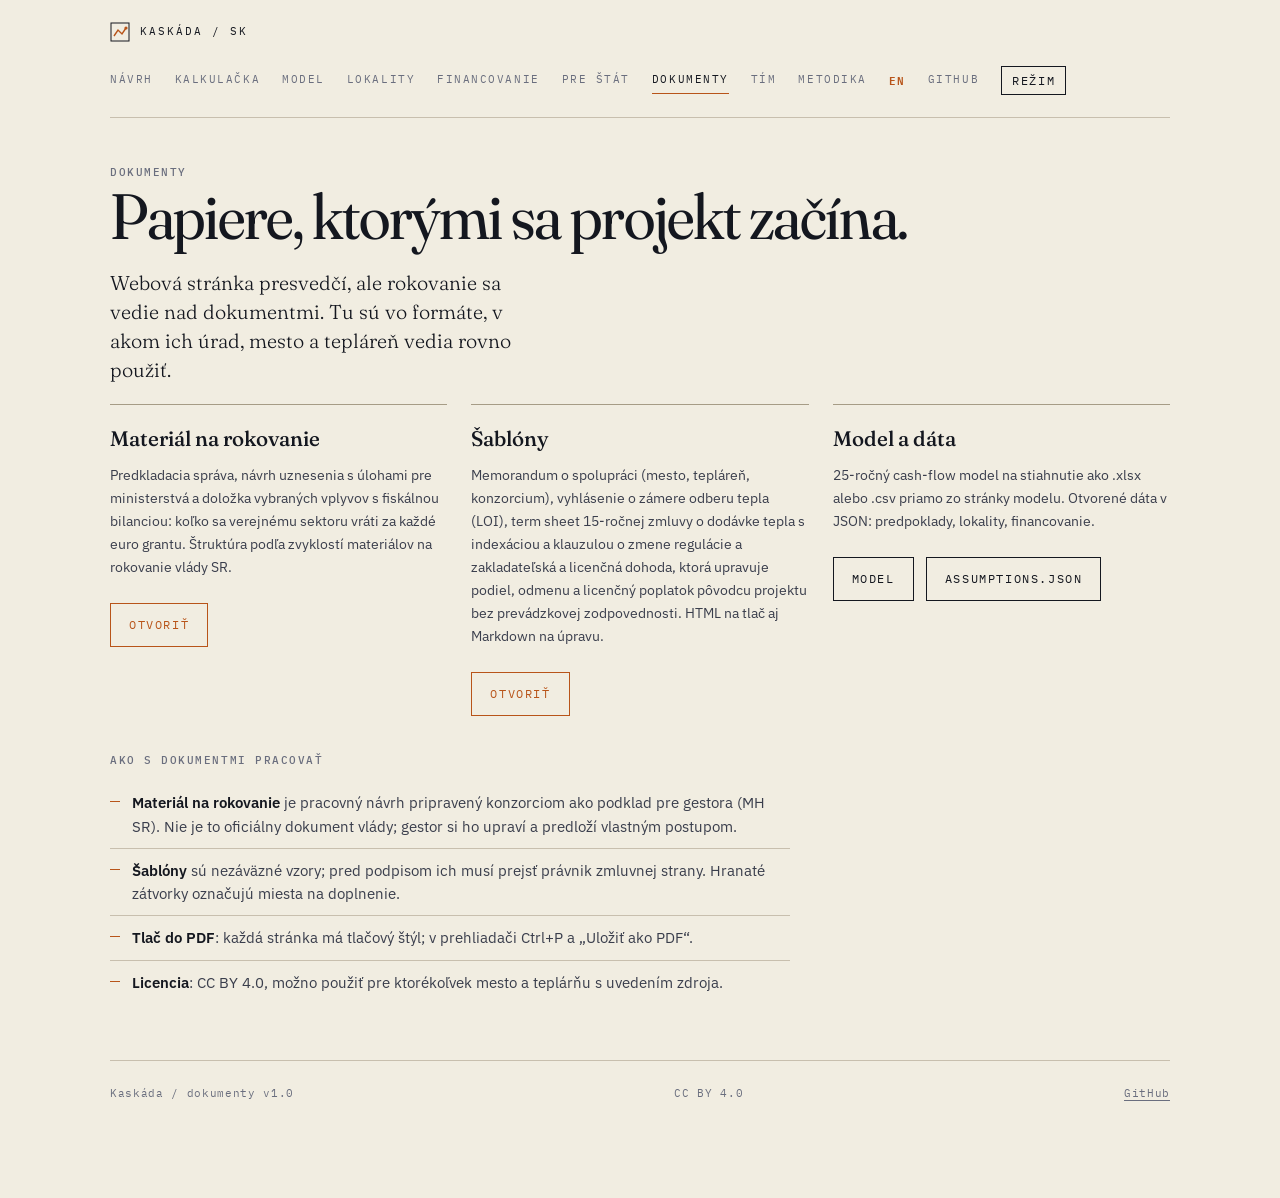
<file: dokumenty/index.html>
<!doctype html>
<html lang="sk">
<head>
<meta charset="utf-8">
<meta name="viewport" content="width=device-width, initial-scale=1">
<title>Kaskáda: dokumenty</title>
<meta name="description" content="Dokumenty na stiahnutie a tlač: materiál na rokovanie s doložkou vplyvov, šablóny memoranda, LOI a term sheetu zmluvy o dodávke tepla, export modelu, otvorené dáta.">
<link rel="icon" href="data:image/svg+xml,%3Csvg xmlns='http://www.w3.org/2000/svg' viewBox='0 0 20 20'%3E%3Crect x='1' y='1' width='18' height='18' fill='%23F1EDE1' stroke='%2314171F'/%3E%3Cpath d='M4 14 L8 8 L12 12 L16 6' fill='none' stroke='%23B85419' stroke-width='1.6'/%3E%3C/svg%3E">
<link rel="preconnect" href="https://fonts.googleapis.com">
<link rel="preconnect" href="https://fonts.gstatic.com" crossorigin>
<link rel="stylesheet" href="https://fonts.googleapis.com/css2?family=Fraunces:opsz,wght,SOFT,WONK@9..144,300..900,0..100,0..1&family=IBM+Plex+Mono:wght@400;500;600&family=IBM+Plex+Sans:wght@300;400;500;600;700&display=swap">
<link rel="stylesheet" href="../assets/css/site.css">
</head>
<body>
<div class="page">

<nav class="nav" aria-label="Hlavná navigácia">
  <a class="brand" href="../">
    <svg width="20" height="20" viewBox="0 0 20 20" aria-hidden="true"><rect x="1" y="1" width="18" height="18" fill="none" stroke="currentColor"/><path d="M4 14 L8 8 L12 12 L16 6" fill="none" stroke="#B85419" stroke-width="1.4"/><circle cx="16" cy="6" r="1.6" fill="#B85419"/></svg>
    <span>Kaskáda / SK</span>
  </a>
  <div class="nav-links">
    <a href="../">Návrh</a><a href="../kalkulacka/">Kalkulačka</a><a href="../model/">Model</a><a href="../lokality/">Lokality</a><a href="../financovanie/">Financovanie</a><a href="../pre-stat/">Pre štát</a><a href="./">Dokumenty</a><a href="../tim/">Tím</a><a href="../metodika/">Metodika</a><a class="lang" href="../en/">EN</a><a class="gh" href="https://github.com/Pupno/kaskada">GitHub</a>
    <button class="btn" type="button" data-theme-toggle aria-label="Prepnúť tmavý režim" style="padding:6px 10px">Režim</button>
  </div>
</nav>

<span class="eyebrow">Dokumenty</span>
<h1 class="page-title">Papiere, ktorými sa projekt začína.</h1>
<p class="lead">Webová stránka presvedčí, ale rokovanie sa vedie nad dokumentmi. Tu sú vo formáte, v akom ich úrad, mesto a tepláreň vedia rovno použiť.</p>

<div class="grid-3">
  <div class="tile">
    <p class="t">Materiál na rokovanie</p>
    <p>Predkladacia správa, návrh uznesenia s úlohami pre ministerstvá a doložka vybraných vplyvov s fiskálnou bilanciou: koľko sa verejnému sektoru vráti za každé euro grantu. Štruktúra podľa zvyklostí materiálov na rokovanie vlády SR.</p>
    <div class="btn-row"><a class="btn accent" href="./material/">Otvoriť</a></div>
  </div>
  <div class="tile">
    <p class="t">Šablóny</p>
    <p>Memorandum o spolupráci (mesto, tepláreň, konzorcium), vyhlásenie o zámere odberu tepla (LOI), term sheet 15-ročnej zmluvy o dodávke tepla s indexáciou a klauzulou o zmene regulácie a zakladateľská a licenčná dohoda, ktorá upravuje podiel, odmenu a licenčný poplatok pôvodcu projektu bez prevádzkovej zodpovednosti. HTML na tlač aj Markdown na úpravu.</p>
    <div class="btn-row"><a class="btn accent" href="./sablony/">Otvoriť</a></div>
  </div>
  <div class="tile">
    <p class="t">Model a dáta</p>
    <p>25-ročný cash-flow model na stiahnutie ako .xlsx alebo .csv priamo zo stránky modelu. Otvorené dáta v JSON: predpoklady, lokality, financovanie.</p>
    <div class="btn-row"><a class="btn" href="../model/">Model</a><a class="btn" href="../data/assumptions.json">assumptions.json</a></div>
  </div>
</div>

<h3 class="small-cap">Ako s dokumentmi pracovať</h3>
<ul class="plain">
  <li><strong>Materiál na rokovanie</strong> je pracovný návrh pripravený konzorciom ako podklad pre gestora (MH SR). Nie je to oficiálny dokument vlády; gestor si ho upraví a predloží vlastným postupom.</li>
  <li><strong>Šablóny</strong> sú nezáväzné vzory; pred podpisom ich musí prejsť právnik zmluvnej strany. Hranaté zátvorky označujú miesta na doplnenie.</li>
  <li><strong>Tlač do PDF</strong>: každá stránka má tlačový štýl; v prehliadači Ctrl+P a „Uložiť ako PDF“.</li>
  <li><strong>Licencia</strong>: CC BY 4.0, možno použiť pre ktorékoľvek mesto a teplárňu s uvedením zdroja.</li>
</ul>

<footer class="foot">
  <span>Kaskáda / dokumenty v1.0</span>
  <span>CC BY 4.0</span>
  <span><a href="https://github.com/Pupno/kaskada">GitHub</a></span>
</footer>

</div>
<script src="../assets/js/site.js"></script>
</body>
</html>
</file>
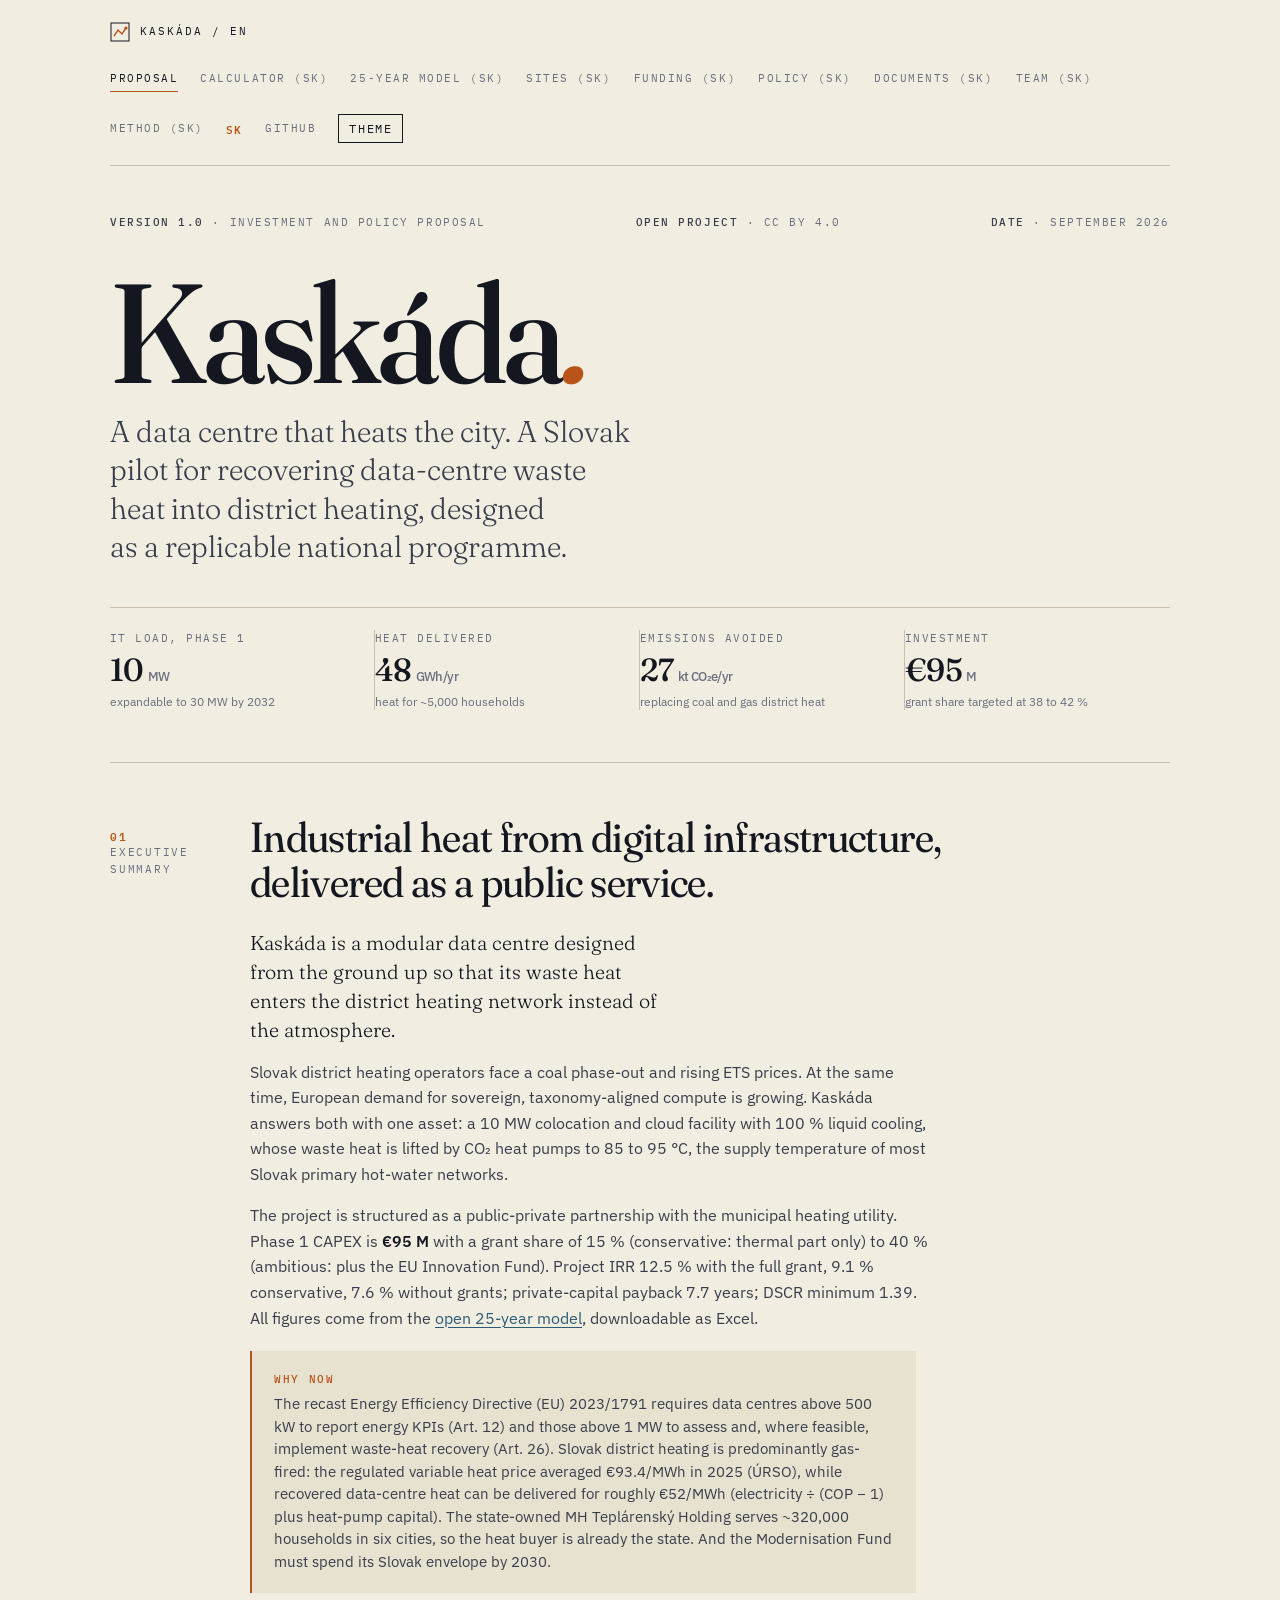
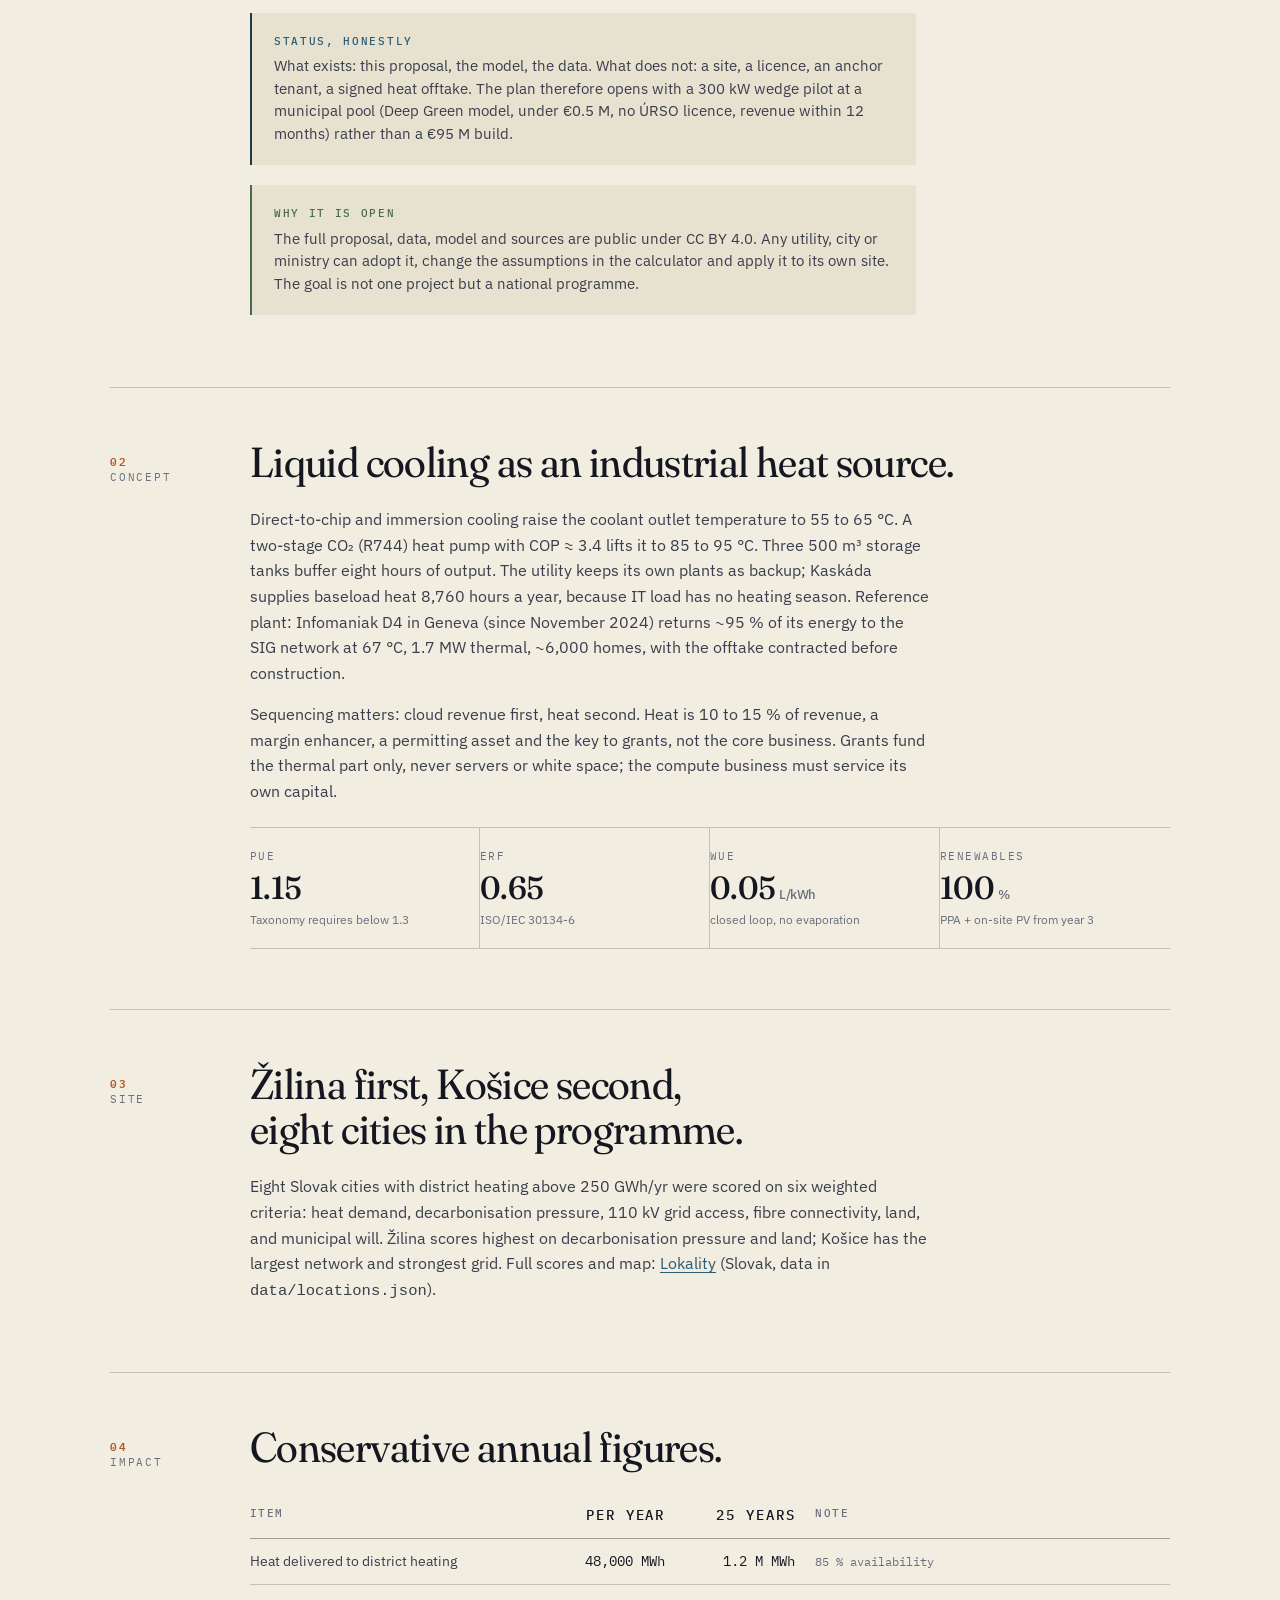
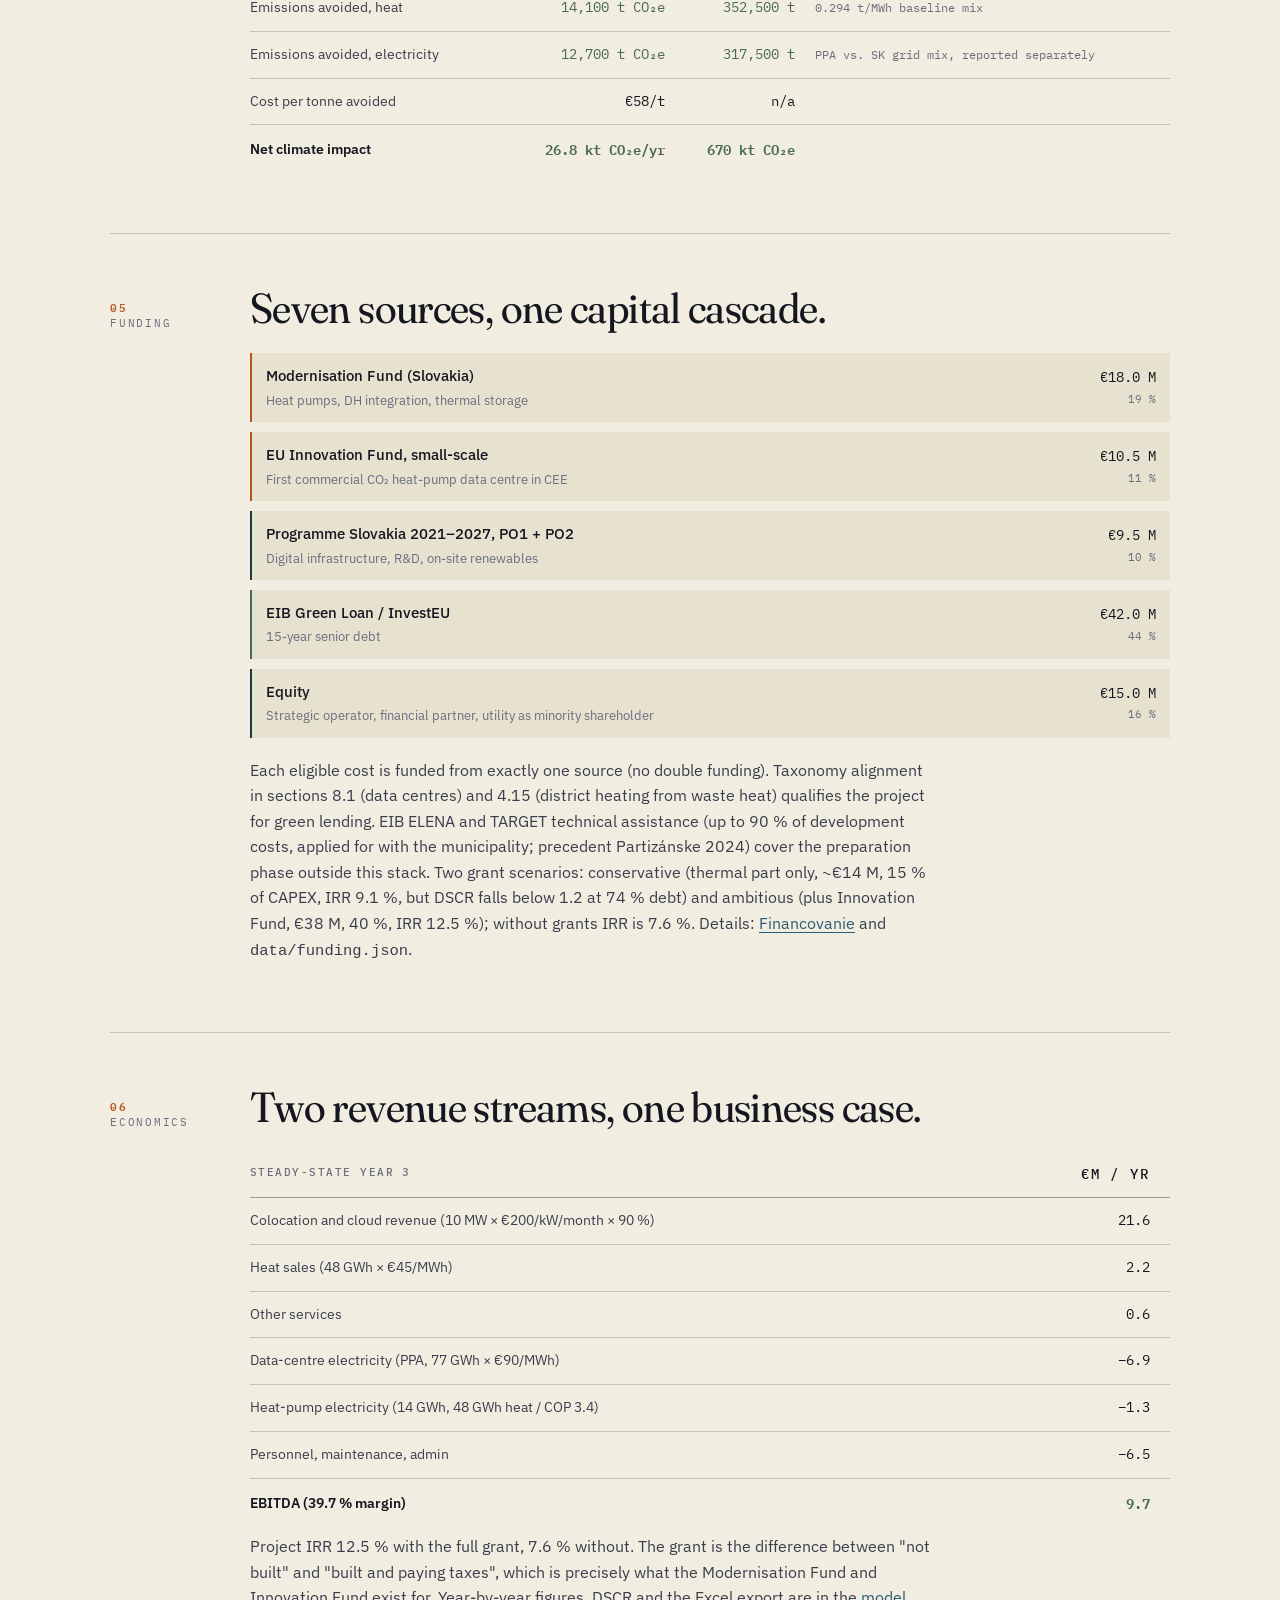
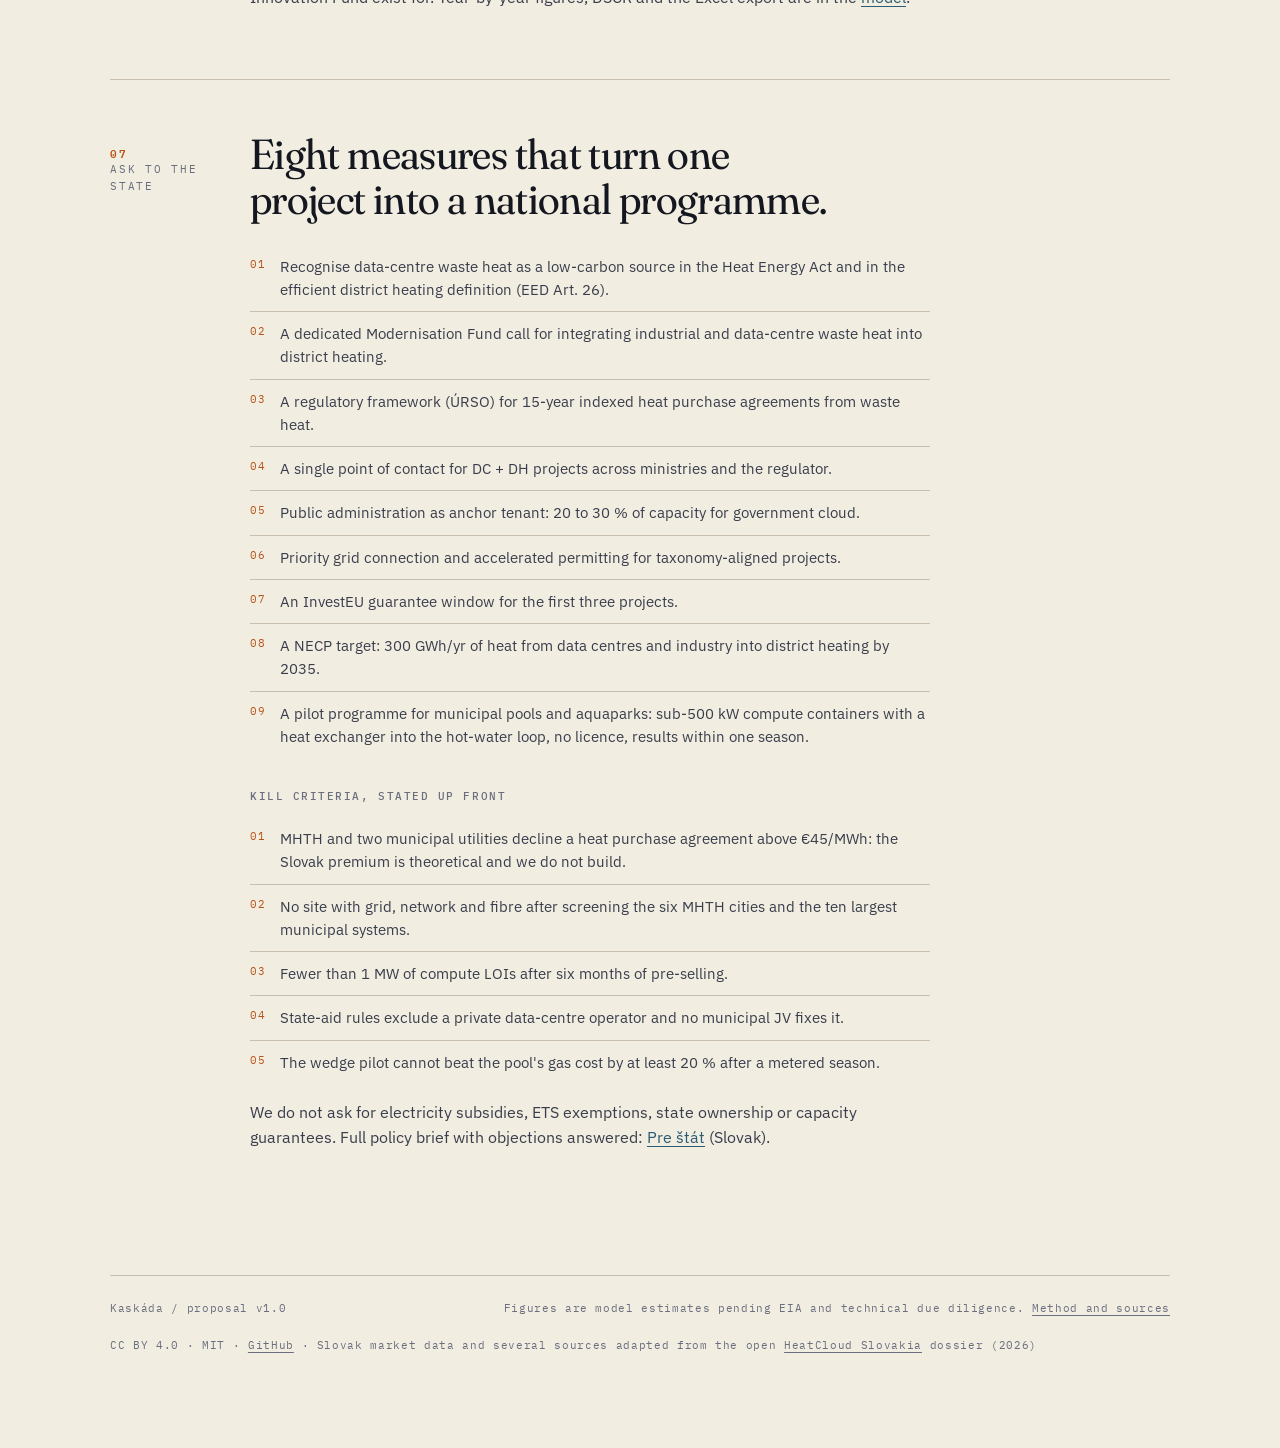
<file: en/index.html>
<!doctype html>
<html lang="en">
<head>
<meta charset="utf-8">
<meta name="viewport" content="width=device-width, initial-scale=1">
<title>Kaskáda</title>
<meta name="description" content="A data centre that heats the city. An open investment and policy proposal for recovering data-centre waste heat into Slovak district heating networks, structured for EU funding.">
<link rel="icon" href="data:image/svg+xml,%3Csvg xmlns='http://www.w3.org/2000/svg' viewBox='0 0 20 20'%3E%3Crect x='1' y='1' width='18' height='18' fill='%23F1EDE1' stroke='%2314171F'/%3E%3Cpath d='M4 14 L8 8 L12 12 L16 6' fill='none' stroke='%23B85419' stroke-width='1.6'/%3E%3C/svg%3E">
<link rel="preconnect" href="https://fonts.googleapis.com">
<link rel="preconnect" href="https://fonts.gstatic.com" crossorigin>
<link rel="stylesheet" href="https://fonts.googleapis.com/css2?family=Fraunces:opsz,wght,SOFT,WONK@9..144,300..900,0..100,0..1&family=IBM+Plex+Mono:wght@400;500;600&family=IBM+Plex+Sans:wght@300;400;500;600;700&display=swap">
<link rel="stylesheet" href="../assets/css/site.css">
</head>
<body>
<div class="page">

<nav class="nav" aria-label="Main navigation">
  <a class="brand" href="../">
    <svg width="20" height="20" viewBox="0 0 20 20" aria-hidden="true"><rect x="1" y="1" width="18" height="18" fill="none" stroke="currentColor"/><path d="M4 14 L8 8 L12 12 L16 6" fill="none" stroke="#B85419" stroke-width="1.4"/><circle cx="16" cy="6" r="1.6" fill="#B85419"/></svg>
    <span>Kaskáda / EN</span>
  </a>
  <div class="nav-links">
    <a href="./">Proposal</a><a href="../kalkulacka/">Calculator (SK)</a><a href="../model/">25-year model (SK)</a><a href="../lokality/">Sites (SK)</a><a href="../financovanie/">Funding (SK)</a><a href="../pre-stat/">Policy (SK)</a><a href="../dokumenty/">Documents (SK)</a><a href="../tim/">Team (SK)</a><a href="../metodika/">Method (SK)</a><a class="lang" href="../">SK</a><a class="gh" href="https://github.com/Pupno/kaskada">GitHub</a>
    <button class="btn" type="button" data-theme-toggle aria-label="Toggle dark mode" style="padding:6px 10px">Theme</button>
  </div>
</nav>

<header class="cover">
  <div class="cover-meta">
    <span><b>Version 1.0</b> · Investment and policy proposal</span>
    <span><b>Open project</b> · CC BY 4.0</span>
    <span><b>Date</b> · September 2026</span>
  </div>
  <div>
    <h1 class="title">Kaskáda<span class="amp">.</span></h1>
    <p class="subtitle">A data centre that heats the city. A Slovak pilot for recovering data-centre waste heat into district heating, designed as a replicable national programme.</p>
  </div>
  <div class="stats">
    <div class="stat"><span class="k">IT load, phase 1</span><span class="v num">10<span class="unit">MW</span></span><span class="sub">expandable to 30 MW by 2032</span></div>
    <div class="stat"><span class="k">Heat delivered</span><span class="v num">48<span class="unit">GWh/yr</span></span><span class="sub">heat for ~5,000 households</span></div>
    <div class="stat"><span class="k">Emissions avoided</span><span class="v num">27<span class="unit">kt CO₂e/yr</span></span><span class="sub">replacing coal and gas district heat</span></div>
    <div class="stat"><span class="k">Investment</span><span class="v num">€95<span class="unit">M</span></span><span class="sub">grant share targeted at 38 to 42 %</span></div>
  </div>
</header>

<section class="ch">
  <div class="ch-num"><b>01</b> Executive summary</div>
  <div class="ch-body">
    <h2>Industrial heat from digital infrastructure, delivered as a public service.</h2>
    <p class="lead">Kaskáda is a modular data centre designed from the ground up so that its waste heat enters the district heating network instead of the atmosphere.</p>
    <p>Slovak district heating operators face a coal phase-out and rising ETS prices. At the same time, European demand for sovereign, taxonomy-aligned compute is growing. Kaskáda answers both with one asset: a 10 MW colocation and cloud facility with 100 % liquid cooling, whose waste heat is lifted by CO₂ heat pumps to 85 to 95 °C, the supply temperature of most Slovak primary hot-water networks.</p>
    <p>The project is structured as a public-private partnership with the municipal heating utility. Phase 1 CAPEX is <strong>€95 M</strong> with a grant share of 15 % (conservative: thermal part only) to 40 % (ambitious: plus the EU Innovation Fund). Project IRR 12.5 % with the full grant, 9.1 % conservative, 7.6 % without grants; private-capital payback 7.7 years; DSCR minimum 1.39. All figures come from the <a href="../model/">open 25-year model</a>, downloadable as Excel.</p>
    <div class="callout"><span class="lbl">Why now</span>The recast Energy Efficiency Directive (EU) 2023/1791 requires data centres above 500 kW to report energy KPIs (Art. 12) and those above 1 MW to assess and, where feasible, implement waste-heat recovery (Art. 26). Slovak district heating is predominantly gas-fired: the regulated variable heat price averaged €93.4/MWh in 2025 (ÚRSO), while recovered data-centre heat can be delivered for roughly €52/MWh (electricity ÷ (COP − 1) plus heat-pump capital). The state-owned MH Teplárenský Holding serves ~320,000 households in six cities, so the heat buyer is already the state. And the Modernisation Fund must spend its Slovak envelope by 2030.</div>
    <div class="callout primary"><span class="lbl">Status, honestly</span>What exists: this proposal, the model, the data. What does not: a site, a licence, an anchor tenant, a signed heat offtake. The plan therefore opens with a 300 kW wedge pilot at a municipal pool (Deep Green model, under €0.5 M, no ÚRSO licence, revenue within 12 months) rather than a €95 M build.</div>
    <div class="callout green"><span class="lbl">Why it is open</span>The full proposal, data, model and sources are public under CC BY 4.0. Any utility, city or ministry can adopt it, change the assumptions in the calculator and apply it to its own site. The goal is not one project but a national programme.</div>
  </div>
</section>

<section class="ch">
  <div class="ch-num"><b>02</b> Concept</div>
  <div class="ch-body">
    <h2>Liquid cooling as an industrial heat source.</h2>
    <p>Direct-to-chip and immersion cooling raise the coolant outlet temperature to 55 to 65 °C. A two-stage CO₂ (R744) heat pump with COP ≈ 3.4 lifts it to 85 to 95 °C. Three 500 m³ storage tanks buffer eight hours of output. The utility keeps its own plants as backup; Kaskáda supplies baseload heat 8,760 hours a year, because IT load has no heating season. Reference plant: Infomaniak D4 in Geneva (since November 2024) returns ~95 % of its energy to the SIG network at 67 °C, 1.7 MW thermal, ~6,000 homes, with the offtake contracted before construction.</p>
    <p>Sequencing matters: cloud revenue first, heat second. Heat is 10 to 15 % of revenue, a margin enhancer, a permitting asset and the key to grants, not the core business. Grants fund the thermal part only, never servers or white space; the compute business must service its own capital.</p>
    <div class="kpi-grid">
      <div class="kpi"><span class="k">PUE</span><span class="v num">1.15</span><span class="sub">Taxonomy requires below 1.3</span></div>
      <div class="kpi"><span class="k">ERF</span><span class="v num">0.65</span><span class="sub">ISO/IEC 30134-6</span></div>
      <div class="kpi"><span class="k">WUE</span><span class="v num">0.05<span class="unit">L/kWh</span></span><span class="sub">closed loop, no evaporation</span></div>
      <div class="kpi"><span class="k">Renewables</span><span class="v num">100<span class="unit">%</span></span><span class="sub">PPA + on-site PV from year 3</span></div>
    </div>
  </div>
</section>

<section class="ch">
  <div class="ch-num"><b>03</b> Site</div>
  <div class="ch-body">
    <h2>Žilina first, Košice second, eight cities in the programme.</h2>
    <p>Eight Slovak cities with district heating above 250 GWh/yr were scored on six weighted criteria: heat demand, decarbonisation pressure, 110 kV grid access, fibre connectivity, land, and municipal will. Žilina scores highest on decarbonisation pressure and land; Košice has the largest network and strongest grid. Full scores and map: <a href="../lokality/">Lokality</a> (Slovak, data in <code>data/locations.json</code>).</p>
  </div>
</section>

<section class="ch">
  <div class="ch-num"><b>04</b> Impact</div>
  <div class="ch-body">
    <h2>Conservative annual figures.</h2>
    <div class="table-wrap">
      <table>
        <thead><tr><th>Item</th><th class="num">Per year</th><th class="num">25 years</th><th>Note</th></tr></thead>
        <tbody>
          <tr><td>Heat delivered to district heating</td><td class="num">48,000 MWh</td><td class="num">1.2 M MWh</td><td><em>85 % availability</em></td></tr>
          <tr><td>Emissions avoided, heat</td><td class="num pos">14,100 t CO₂e</td><td class="num pos">352,500 t</td><td><em>0.294 t/MWh baseline mix</em></td></tr>
          <tr><td>Emissions avoided, electricity</td><td class="num pos">12,700 t CO₂e</td><td class="num pos">317,500 t</td><td><em>PPA vs. SK grid mix, reported separately</em></td></tr>
          <tr><td>Cost per tonne avoided</td><td class="num">€58/t</td><td class="num">n/a</td><td></td></tr>
          <tr class="total"><td>Net climate impact</td><td class="num pos">26.8 kt CO₂e/yr</td><td class="num pos">670 kt CO₂e</td><td></td></tr>
        </tbody>
      </table>
    </div>
  </div>
</section>

<section class="ch">
  <div class="ch-num"><b>05</b> Funding</div>
  <div class="ch-body">
    <h2>Seven sources, one capital cascade.</h2>
    <div class="stack">
      <div class="stack-row accent"><span class="lbl">Modernisation Fund (Slovakia)<small>Heat pumps, DH integration, thermal storage</small></span><span class="amt">€18.0 M<small>19 %</small></span></div>
      <div class="stack-row accent"><span class="lbl">EU Innovation Fund, small-scale<small>First commercial CO₂ heat-pump data centre in CEE</small></span><span class="amt">€10.5 M<small>11 %</small></span></div>
      <div class="stack-row"><span class="lbl">Programme Slovakia 2021–2027, PO1 + PO2<small>Digital infrastructure, R&amp;D, on-site renewables</small></span><span class="amt">€9.5 M<small>10 %</small></span></div>
      <div class="stack-row green"><span class="lbl">EIB Green Loan / InvestEU<small>15-year senior debt</small></span><span class="amt">€42.0 M<small>44 %</small></span></div>
      <div class="stack-row"><span class="lbl">Equity<small>Strategic operator, financial partner, utility as minority shareholder</small></span><span class="amt">€15.0 M<small>16 %</small></span></div>
    </div>
    <p>Each eligible cost is funded from exactly one source (no double funding). Taxonomy alignment in sections 8.1 (data centres) and 4.15 (district heating from waste heat) qualifies the project for green lending. EIB ELENA and TARGET technical assistance (up to 90 % of development costs, applied for with the municipality; precedent Partizánske 2024) cover the preparation phase outside this stack. Two grant scenarios: conservative (thermal part only, ~€14 M, 15 % of CAPEX, IRR 9.1 %, but DSCR falls below 1.2 at 74 % debt) and ambitious (plus Innovation Fund, €38 M, 40 %, IRR 12.5 %); without grants IRR is 7.6 %. Details: <a href="../financovanie/">Financovanie</a> and <code>data/funding.json</code>.</p>
  </div>
</section>

<section class="ch">
  <div class="ch-num"><b>06</b> Economics</div>
  <div class="ch-body">
    <h2>Two revenue streams, one business case.</h2>
    <div class="table-wrap">
      <table>
        <thead><tr><th>Steady-state year 3</th><th class="num">€M / yr</th></tr></thead>
        <tbody>
          <tr><td>Colocation and cloud revenue (10 MW × €200/kW/month × 90 %)</td><td class="num">21.6</td></tr>
          <tr><td>Heat sales (48 GWh × €45/MWh)</td><td class="num">2.2</td></tr>
          <tr><td>Other services</td><td class="num">0.6</td></tr>
          <tr><td>Data-centre electricity (PPA, 77 GWh × €90/MWh)</td><td class="num">−6.9</td></tr>
          <tr><td>Heat-pump electricity (14 GWh, 48 GWh heat / COP 3.4)</td><td class="num">−1.3</td></tr>
          <tr><td>Personnel, maintenance, admin</td><td class="num">−6.5</td></tr>
          <tr class="total"><td>EBITDA (39.7 % margin)</td><td class="num pos">9.7</td></tr>
        </tbody>
      </table>
    </div>
    <p>Project IRR 12.5 % with the full grant, 7.6 % without. The grant is the difference between "not built" and "built and paying taxes", which is precisely what the Modernisation Fund and Innovation Fund exist for. Year-by-year figures, DSCR and the Excel export are in the <a href="../model/">model</a>.</p>
  </div>
</section>

<section class="ch">
  <div class="ch-num"><b>07</b> Ask to the state</div>
  <div class="ch-body">
    <h2>Eight measures that turn one project into a national programme.</h2>
    <ol class="plain">
      <li>Recognise data-centre waste heat as a low-carbon source in the Heat Energy Act and in the efficient district heating definition (EED Art. 26).</li>
      <li>A dedicated Modernisation Fund call for integrating industrial and data-centre waste heat into district heating.</li>
      <li>A regulatory framework (ÚRSO) for 15-year indexed heat purchase agreements from waste heat.</li>
      <li>A single point of contact for DC + DH projects across ministries and the regulator.</li>
      <li>Public administration as anchor tenant: 20 to 30 % of capacity for government cloud.</li>
      <li>Priority grid connection and accelerated permitting for taxonomy-aligned projects.</li>
      <li>An InvestEU guarantee window for the first three projects.</li>
      <li>A NECP target: 300 GWh/yr of heat from data centres and industry into district heating by 2035.</li>
      <li>A pilot programme for municipal pools and aquaparks: sub-500 kW compute containers with a heat exchanger into the hot-water loop, no licence, results within one season.</li>
    </ol>
    <h3 class="small-cap">Kill criteria, stated up front</h3>
    <ol class="plain">
      <li>MHTH and two municipal utilities decline a heat purchase agreement above €45/MWh: the Slovak premium is theoretical and we do not build.</li>
      <li>No site with grid, network and fibre after screening the six MHTH cities and the ten largest municipal systems.</li>
      <li>Fewer than 1 MW of compute LOIs after six months of pre-selling.</li>
      <li>State-aid rules exclude a private data-centre operator and no municipal JV fixes it.</li>
      <li>The wedge pilot cannot beat the pool's gas cost by at least 20 % after a metered season.</li>
    </ol>
    <p>We do not ask for electricity subsidies, ETS exemptions, state ownership or capacity guarantees. Full policy brief with objections answered: <a href="../pre-stat/">Pre štát</a> (Slovak).</p>
  </div>
</section>

<footer class="foot">
  <span>Kaskáda / proposal v1.0</span>
  <span>Figures are model estimates pending EIA and technical due diligence. <a href="../metodika/">Method and sources</a></span>
  <span>CC BY 4.0 · MIT · <a href="https://github.com/Pupno/kaskada">GitHub</a> · Slovak market data and several sources adapted from the open <a href="https://github.com/Mild-Solvent/heatcloud-slovakia">HeatCloud Slovakia</a> dossier (2026)</span>
</footer>

</div>
<script src="../assets/js/site.js"></script>
</body>
</html>
</file>
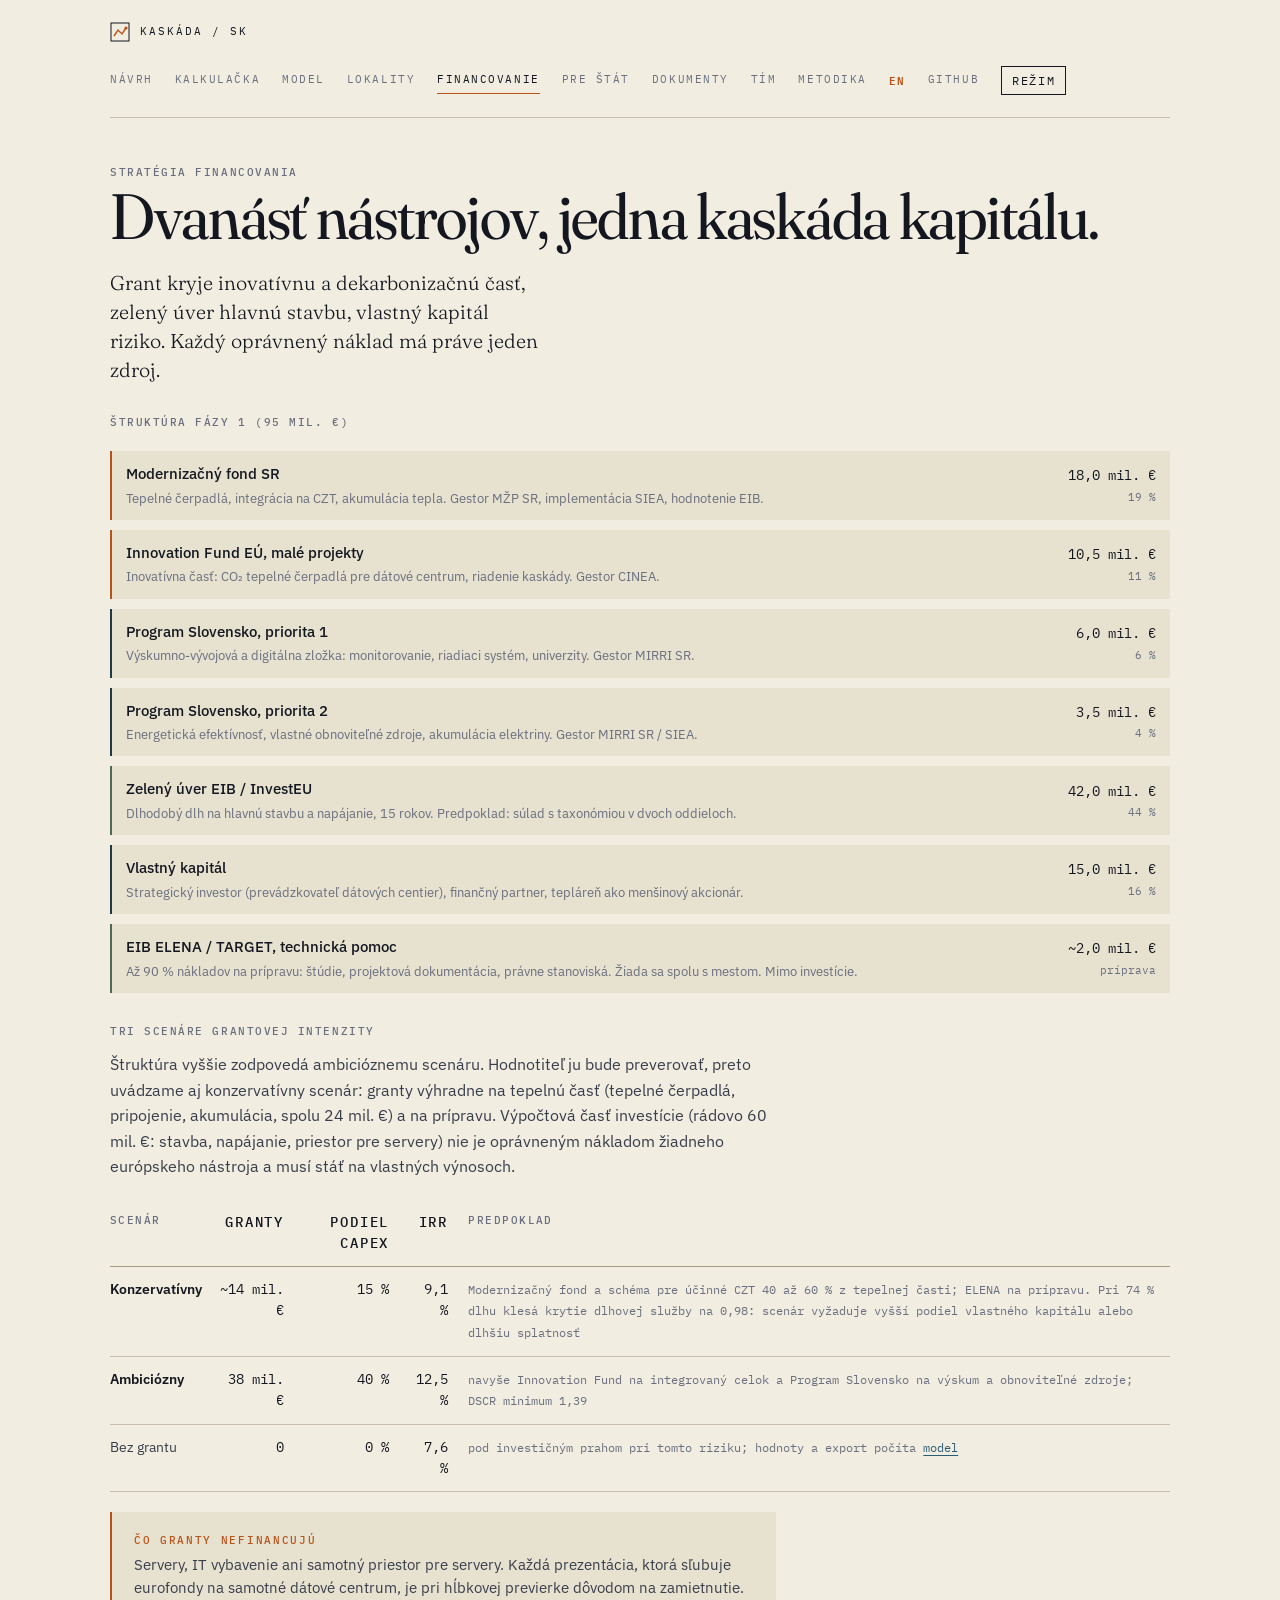
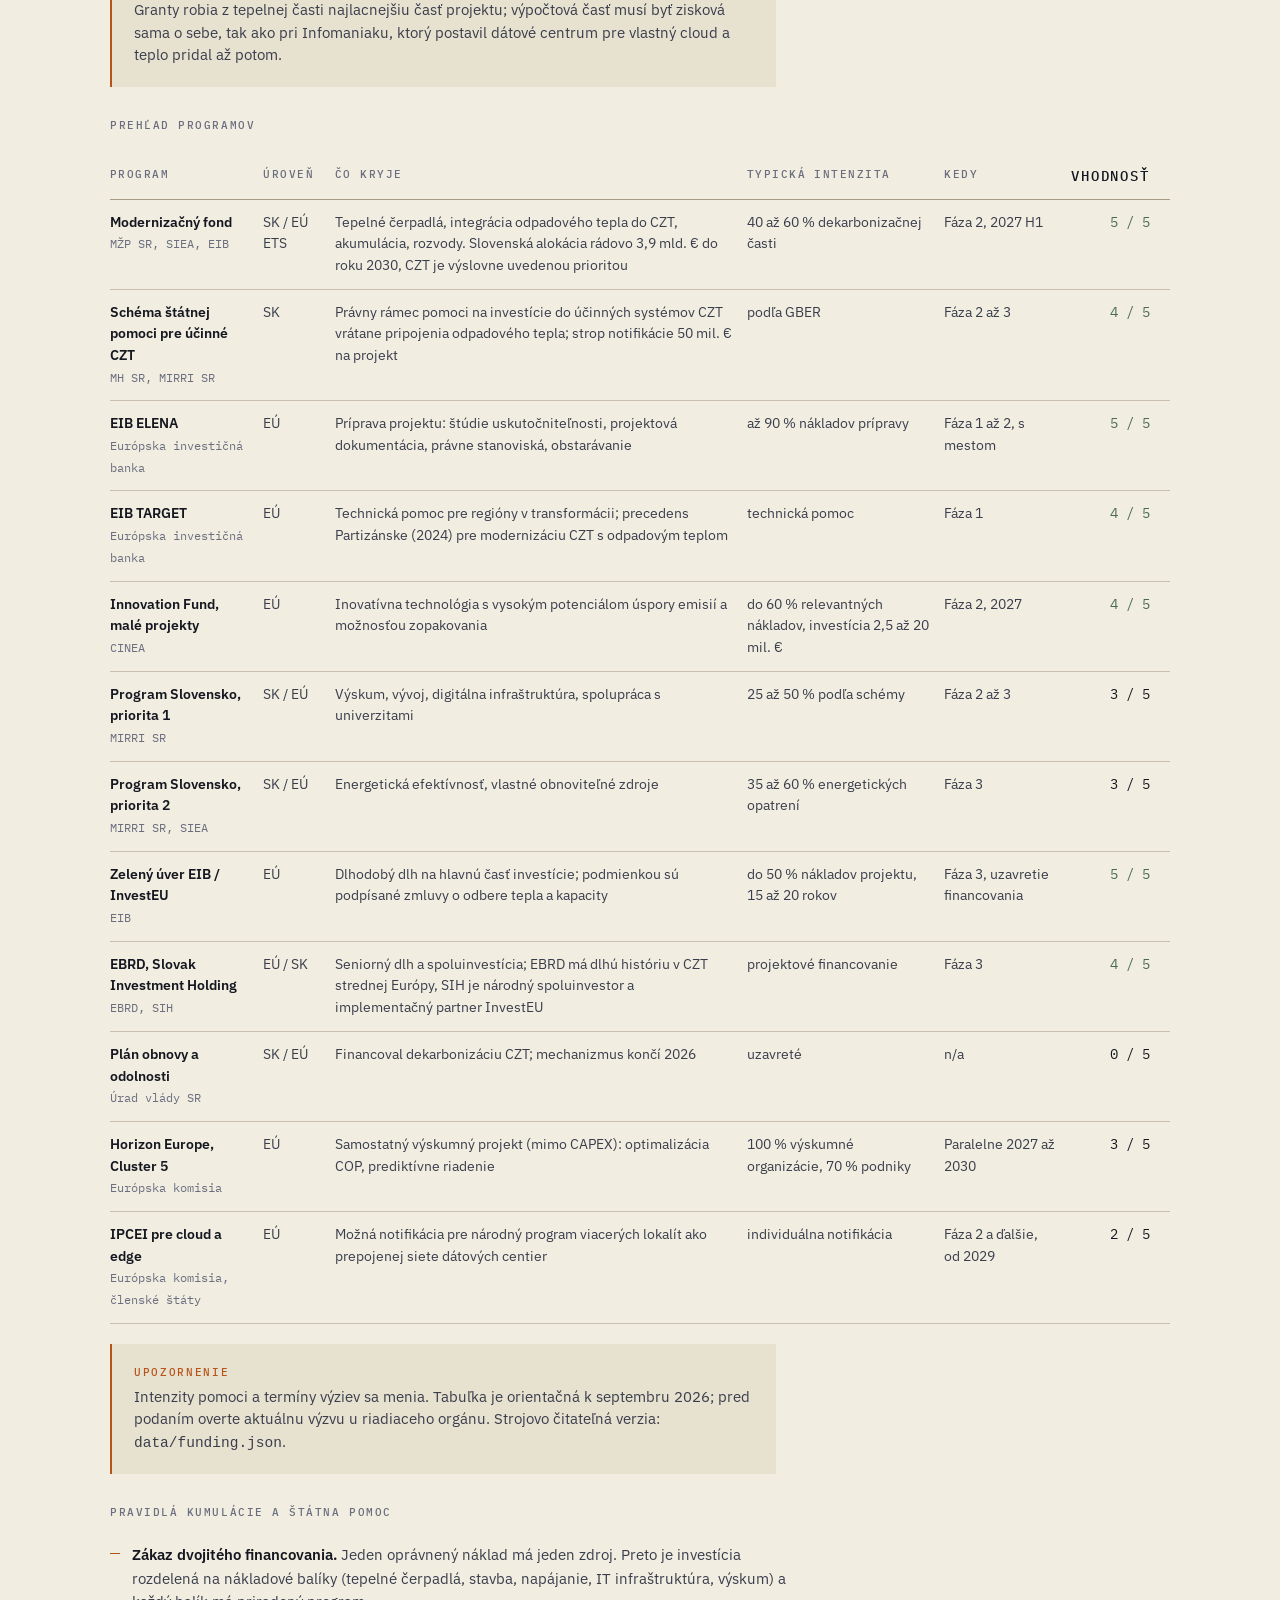
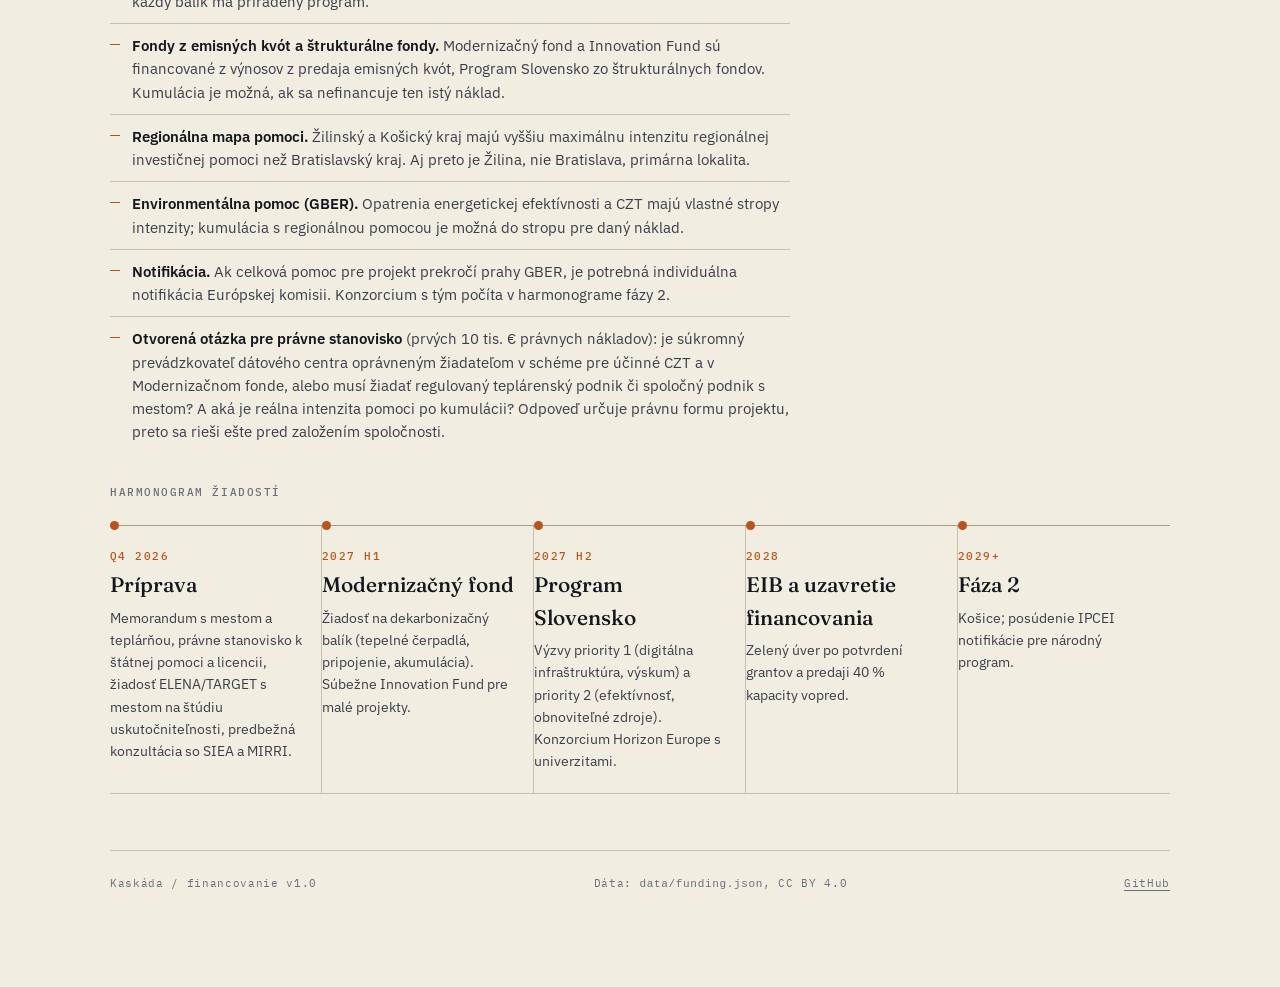
<file: financovanie/index.html>
<!doctype html>
<html lang="sk">
<head>
<meta charset="utf-8">
<meta name="viewport" content="width=device-width, initial-scale=1">
<title>Kaskáda: financovanie</title>
<meta name="description" content="Mapa zdrojov financovania z EÚ a SR pre dátové centrum s dodávkou tepla do CZT: Modernizačný fond, Innovation Fund, Program Slovensko, EIB, Horizon Europe. Pravidlá kumulácie a štátnej pomoci.">
<link rel="icon" href="data:image/svg+xml,%3Csvg xmlns='http://www.w3.org/2000/svg' viewBox='0 0 20 20'%3E%3Crect x='1' y='1' width='18' height='18' fill='%23F1EDE1' stroke='%2314171F'/%3E%3Cpath d='M4 14 L8 8 L12 12 L16 6' fill='none' stroke='%23B85419' stroke-width='1.6'/%3E%3C/svg%3E">
<link rel="preconnect" href="https://fonts.googleapis.com">
<link rel="preconnect" href="https://fonts.gstatic.com" crossorigin>
<link rel="stylesheet" href="https://fonts.googleapis.com/css2?family=Fraunces:opsz,wght,SOFT,WONK@9..144,300..900,0..100,0..1&family=IBM+Plex+Mono:wght@400;500;600&family=IBM+Plex+Sans:wght@300;400;500;600;700&display=swap">
<link rel="stylesheet" href="../assets/css/site.css">
</head>
<body>
<div class="page">

<nav class="nav" aria-label="Hlavná navigácia">
  <a class="brand" href="../">
    <svg width="20" height="20" viewBox="0 0 20 20" aria-hidden="true"><rect x="1" y="1" width="18" height="18" fill="none" stroke="currentColor"/><path d="M4 14 L8 8 L12 12 L16 6" fill="none" stroke="#B85419" stroke-width="1.4"/><circle cx="16" cy="6" r="1.6" fill="#B85419"/></svg>
    <span>Kaskáda / SK</span>
  </a>
  <div class="nav-links">
    <a href="../">Návrh</a><a href="../kalkulacka/">Kalkulačka</a><a href="../model/">Model</a><a href="../lokality/">Lokality</a><a href="./">Financovanie</a><a href="../pre-stat/">Pre štát</a><a href="../dokumenty/">Dokumenty</a><a href="../tim/">Tím</a><a href="../metodika/">Metodika</a><a class="lang" href="../en/">EN</a><a class="gh" href="https://github.com/Pupno/kaskada">GitHub</a>
    <button class="btn" type="button" data-theme-toggle aria-label="Prepnúť tmavý režim" style="padding:6px 10px">Režim</button>
  </div>
</nav>

<span class="eyebrow">Stratégia financovania</span>
<h1 class="page-title">Dvanásť nástrojov, jedna kaskáda kapitálu.</h1>
<p class="lead">Grant kryje inovatívnu a dekarbonizačnú časť, zelený úver hlavnú stavbu, vlastný kapitál riziko. Každý oprávnený náklad má práve jeden zdroj.</p>

<h3 class="small-cap">Štruktúra fázy 1 (95 mil. €)</h3>
<div class="stack">
  <div class="stack-row accent"><span class="lbl">Modernizačný fond SR<small>Tepelné čerpadlá, integrácia na CZT, akumulácia tepla. Gestor MŽP SR, implementácia SIEA, hodnotenie EIB.</small></span><span class="amt">18,0 mil. €<small>19 %</small></span></div>
  <div class="stack-row accent"><span class="lbl">Innovation Fund EÚ, malé projekty<small>Inovatívna časť: CO₂ tepelné čerpadlá pre dátové centrum, riadenie kaskády. Gestor CINEA.</small></span><span class="amt">10,5 mil. €<small>11 %</small></span></div>
  <div class="stack-row"><span class="lbl">Program Slovensko, priorita 1<small>Výskumno-vývojová a digitálna zložka: monitorovanie, riadiaci systém, univerzity. Gestor MIRRI SR.</small></span><span class="amt">6,0 mil. €<small>6 %</small></span></div>
  <div class="stack-row"><span class="lbl">Program Slovensko, priorita 2<small>Energetická efektívnosť, vlastné obnoviteľné zdroje, akumulácia elektriny. Gestor MIRRI SR / SIEA.</small></span><span class="amt">3,5 mil. €<small>4 %</small></span></div>
  <div class="stack-row green"><span class="lbl">Zelený úver EIB / InvestEU<small>Dlhodobý dlh na hlavnú stavbu a napájanie, 15 rokov. Predpoklad: súlad s taxonómiou v dvoch oddieloch.</small></span><span class="amt">42,0 mil. €<small>44 %</small></span></div>
  <div class="stack-row"><span class="lbl">Vlastný kapitál<small>Strategický investor (prevádzkovateľ dátových centier), finančný partner, tepláreň ako menšinový akcionár.</small></span><span class="amt">15,0 mil. €<small>16 %</small></span></div>
  <div class="stack-row green"><span class="lbl">EIB ELENA / TARGET, technická pomoc<small>Až 90 % nákladov na prípravu: štúdie, projektová dokumentácia, právne stanoviská. Žiada sa spolu s mestom. Mimo investície.</small></span><span class="amt">~2,0 mil. €<small>príprava</small></span></div>
</div>

<h3 class="small-cap">Tri scenáre grantovej intenzity</h3>
<p>Štruktúra vyššie zodpovedá ambicióznemu scenáru. Hodnotiteľ ju bude preverovať, preto uvádzame aj konzervatívny scenár: granty výhradne na tepelnú časť (tepelné čerpadlá, pripojenie, akumulácia, spolu 24 mil. €) a na prípravu. Výpočtová časť investície (rádovo 60 mil. €: stavba, napájanie, priestor pre servery) nie je oprávneným nákladom žiadneho európskeho nástroja a musí stáť na vlastných výnosoch.</p>
<div class="table-wrap">
  <table>
    <thead><tr><th>Scenár</th><th class="num">Granty</th><th class="num">Podiel CAPEX</th><th class="num">IRR</th><th>Predpoklad</th></tr></thead>
    <tbody>
      <tr><td><strong>Konzervatívny</strong></td><td class="num">~14 mil. €</td><td class="num">15 %</td><td class="num">9,1 %</td><td><em>Modernizačný fond a schéma pre účinné CZT 40 až 60 % z tepelnej časti; ELENA na prípravu. Pri 74 % dlhu klesá krytie dlhovej služby na 0,98: scenár vyžaduje vyšší podiel vlastného kapitálu alebo dlhšiu splatnosť</em></td></tr>
      <tr><td><strong>Ambiciózny</strong></td><td class="num">38 mil. €</td><td class="num">40 %</td><td class="num">12,5 %</td><td><em>navyše Innovation Fund na integrovaný celok a Program Slovensko na výskum a obnoviteľné zdroje; DSCR minimum 1,39</em></td></tr>
      <tr><td>Bez grantu</td><td class="num">0</td><td class="num">0 %</td><td class="num">7,6 %</td><td><em>pod investičným prahom pri tomto riziku; hodnoty a export počíta <a href="../model/">model</a></em></td></tr>
    </tbody>
  </table>
</div>
<div class="callout">
  <span class="lbl">Čo granty nefinancujú</span>
  Servery, IT vybavenie ani samotný priestor pre servery. Každá prezentácia, ktorá sľubuje eurofondy na samotné dátové centrum, je pri hĺbkovej previerke dôvodom na zamietnutie. Granty robia z tepelnej časti najlacnejšiu časť projektu; výpočtová časť musí byť zisková sama o sebe, tak ako pri Infomaniaku, ktorý postavil dátové centrum pre vlastný cloud a teplo pridal až potom.
</div>

<h3 class="small-cap">Prehľad programov</h3>
<div class="table-wrap">
  <table>
    <thead><tr><th>Program</th><th>Úroveň</th><th>Čo kryje</th><th>Typická intenzita</th><th>Kedy</th><th class="num">Vhodnosť</th></tr></thead>
    <tbody>
      <tr><td><strong>Modernizačný fond</strong><br><em>MŽP SR, SIEA, EIB</em></td><td>SK / EÚ ETS</td><td>Tepelné čerpadlá, integrácia odpadového tepla do CZT, akumulácia, rozvody. Slovenská alokácia rádovo 3,9 mld. € do roku 2030, CZT je výslovne uvedenou prioritou</td><td>40 až 60 % dekarbonizačnej časti</td><td>Fáza 2, 2027 H1</td><td class="num pos">5 / 5</td></tr>
      <tr><td><strong>Schéma štátnej pomoci pre účinné CZT</strong><br><em>MH SR, MIRRI SR</em></td><td>SK</td><td>Právny rámec pomoci na investície do účinných systémov CZT vrátane pripojenia odpadového tepla; strop notifikácie 50 mil. € na projekt</td><td>podľa GBER</td><td>Fáza 2 až 3</td><td class="num pos">4 / 5</td></tr>
      <tr><td><strong>EIB ELENA</strong><br><em>Európska investičná banka</em></td><td>EÚ</td><td>Príprava projektu: štúdie uskutočniteľnosti, projektová dokumentácia, právne stanoviská, obstarávanie</td><td>až 90 % nákladov prípravy</td><td>Fáza 1 až 2, s mestom</td><td class="num pos">5 / 5</td></tr>
      <tr><td><strong>EIB TARGET</strong><br><em>Európska investičná banka</em></td><td>EÚ</td><td>Technická pomoc pre regióny v transformácii; precedens Partizánske (2024) pre modernizáciu CZT s odpadovým teplom</td><td>technická pomoc</td><td>Fáza 1</td><td class="num pos">4 / 5</td></tr>
      <tr><td><strong>Innovation Fund, malé projekty</strong><br><em>CINEA</em></td><td>EÚ</td><td>Inovatívna technológia s vysokým potenciálom úspory emisií a možnosťou zopakovania</td><td>do 60 % relevantných nákladov, investícia 2,5 až 20 mil. €</td><td>Fáza 2, 2027</td><td class="num pos">4 / 5</td></tr>
      <tr><td><strong>Program Slovensko, priorita 1</strong><br><em>MIRRI SR</em></td><td>SK / EÚ</td><td>Výskum, vývoj, digitálna infraštruktúra, spolupráca s univerzitami</td><td>25 až 50 % podľa schémy</td><td>Fáza 2 až 3</td><td class="num">3 / 5</td></tr>
      <tr><td><strong>Program Slovensko, priorita 2</strong><br><em>MIRRI SR, SIEA</em></td><td>SK / EÚ</td><td>Energetická efektívnosť, vlastné obnoviteľné zdroje</td><td>35 až 60 % energetických opatrení</td><td>Fáza 3</td><td class="num">3 / 5</td></tr>
      <tr><td><strong>Zelený úver EIB / InvestEU</strong><br><em>EIB</em></td><td>EÚ</td><td>Dlhodobý dlh na hlavnú časť investície; podmienkou sú podpísané zmluvy o odbere tepla a kapacity</td><td>do 50 % nákladov projektu, 15 až 20 rokov</td><td>Fáza 3, uzavretie financovania</td><td class="num pos">5 / 5</td></tr>
      <tr><td><strong>EBRD, Slovak Investment Holding</strong><br><em>EBRD, SIH</em></td><td>EÚ / SK</td><td>Seniorný dlh a spoluinvestícia; EBRD má dlhú históriu v CZT strednej Európy, SIH je národný spoluinvestor a implementačný partner InvestEU</td><td>projektové financovanie</td><td>Fáza 3</td><td class="num pos">4 / 5</td></tr>
      <tr><td><strong>Plán obnovy a odolnosti</strong><br><em>Úrad vlády SR</em></td><td>SK / EÚ</td><td>Financoval dekarbonizáciu CZT; mechanizmus končí 2026</td><td>uzavreté</td><td>n/a</td><td class="num">0 / 5</td></tr>
      <tr><td><strong>Horizon Europe, Cluster 5</strong><br><em>Európska komisia</em></td><td>EÚ</td><td>Samostatný výskumný projekt (mimo CAPEX): optimalizácia COP, prediktívne riadenie</td><td>100 % výskumné organizácie, 70 % podniky</td><td>Paralelne 2027 až 2030</td><td class="num">3 / 5</td></tr>
      <tr><td><strong>IPCEI pre cloud a edge</strong><br><em>Európska komisia, členské štáty</em></td><td>EÚ</td><td>Možná notifikácia pre národný program viacerých lokalít ako prepojenej siete dátových centier</td><td>individuálna notifikácia</td><td>Fáza 2 a ďalšie, od 2029</td><td class="num">2 / 5</td></tr>
    </tbody>
  </table>
</div>

<div class="callout">
  <span class="lbl">Upozornenie</span>
  Intenzity pomoci a termíny výziev sa menia. Tabuľka je orientačná k septembru 2026; pred podaním overte aktuálnu výzvu u riadiaceho orgánu. Strojovo čitateľná verzia: <code>data/funding.json</code>.
</div>

<h3 class="small-cap">Pravidlá kumulácie a štátna pomoc</h3>
<ul class="plain">
  <li><strong>Zákaz dvojitého financovania.</strong> Jeden oprávnený náklad má jeden zdroj. Preto je investícia rozdelená na nákladové balíky (tepelné čerpadlá, stavba, napájanie, IT infraštruktúra, výskum) a každý balík má priradený program.</li>
  <li><strong>Fondy z emisných kvót a štrukturálne fondy.</strong> Modernizačný fond a Innovation Fund sú financované z výnosov z predaja emisných kvót, Program Slovensko zo štrukturálnych fondov. Kumulácia je možná, ak sa nefinancuje ten istý náklad.</li>
  <li><strong>Regionálna mapa pomoci.</strong> Žilinský a Košický kraj majú vyššiu maximálnu intenzitu regionálnej investičnej pomoci než Bratislavský kraj. Aj preto je Žilina, nie Bratislava, primárna lokalita.</li>
  <li><strong>Environmentálna pomoc (GBER).</strong> Opatrenia energetickej efektívnosti a CZT majú vlastné stropy intenzity; kumulácia s regionálnou pomocou je možná do stropu pre daný náklad.</li>
  <li><strong>Notifikácia.</strong> Ak celková pomoc pre projekt prekročí prahy GBER, je potrebná individuálna notifikácia Európskej komisii. Konzorcium s tým počíta v harmonograme fázy 2.</li>
  <li><strong>Otvorená otázka pre právne stanovisko</strong> (prvých 10 tis. € právnych nákladov): je súkromný prevádzkovateľ dátového centra oprávneným žiadateľom v schéme pre účinné CZT a v Modernizačnom fonde, alebo musí žiadať regulovaný teplárenský podnik či spoločný podnik s mestom? A aká je reálna intenzita pomoci po kumulácii? Odpoveď určuje právnu formu projektu, preto sa rieši ešte pred založením spoločnosti.</li>
</ul>

<h3 class="small-cap">Harmonogram žiadostí</h3>
<div class="timeline">
  <div class="phase"><span class="p-t">Q4 2026</span><span class="p-y">Príprava</span><p>Memorandum s mestom a teplárňou, právne stanovisko k štátnej pomoci a licencii, žiadosť ELENA/TARGET s mestom na štúdiu uskutočniteľnosti, predbežná konzultácia so SIEA a MIRRI.</p></div>
  <div class="phase"><span class="p-t">2027 H1</span><span class="p-y">Modernizačný fond</span><p>Žiadosť na dekarbonizačný balík (tepelné čerpadlá, pripojenie, akumulácia). Súbežne Innovation Fund pre malé projekty.</p></div>
  <div class="phase"><span class="p-t">2027 H2</span><span class="p-y">Program Slovensko</span><p>Výzvy priority 1 (digitálna infraštruktúra, výskum) a priority 2 (efektívnosť, obnoviteľné zdroje). Konzorcium Horizon Europe s univerzitami.</p></div>
  <div class="phase"><span class="p-t">2028</span><span class="p-y">EIB a uzavretie financovania</span><p>Zelený úver po potvrdení grantov a predaji 40 % kapacity vopred.</p></div>
  <div class="phase"><span class="p-t">2029+</span><span class="p-y">Fáza 2</span><p>Košice; posúdenie IPCEI notifikácie pre národný program.</p></div>
</div>

<footer class="foot">
  <span>Kaskáda / financovanie v1.0</span>
  <span>Dáta: <code>data/funding.json</code>, CC BY 4.0</span>
  <span><a href="https://github.com/Pupno/kaskada">GitHub</a></span>
</footer>

</div>
<script src="../assets/js/site.js"></script>
</body>
</html>
</file>
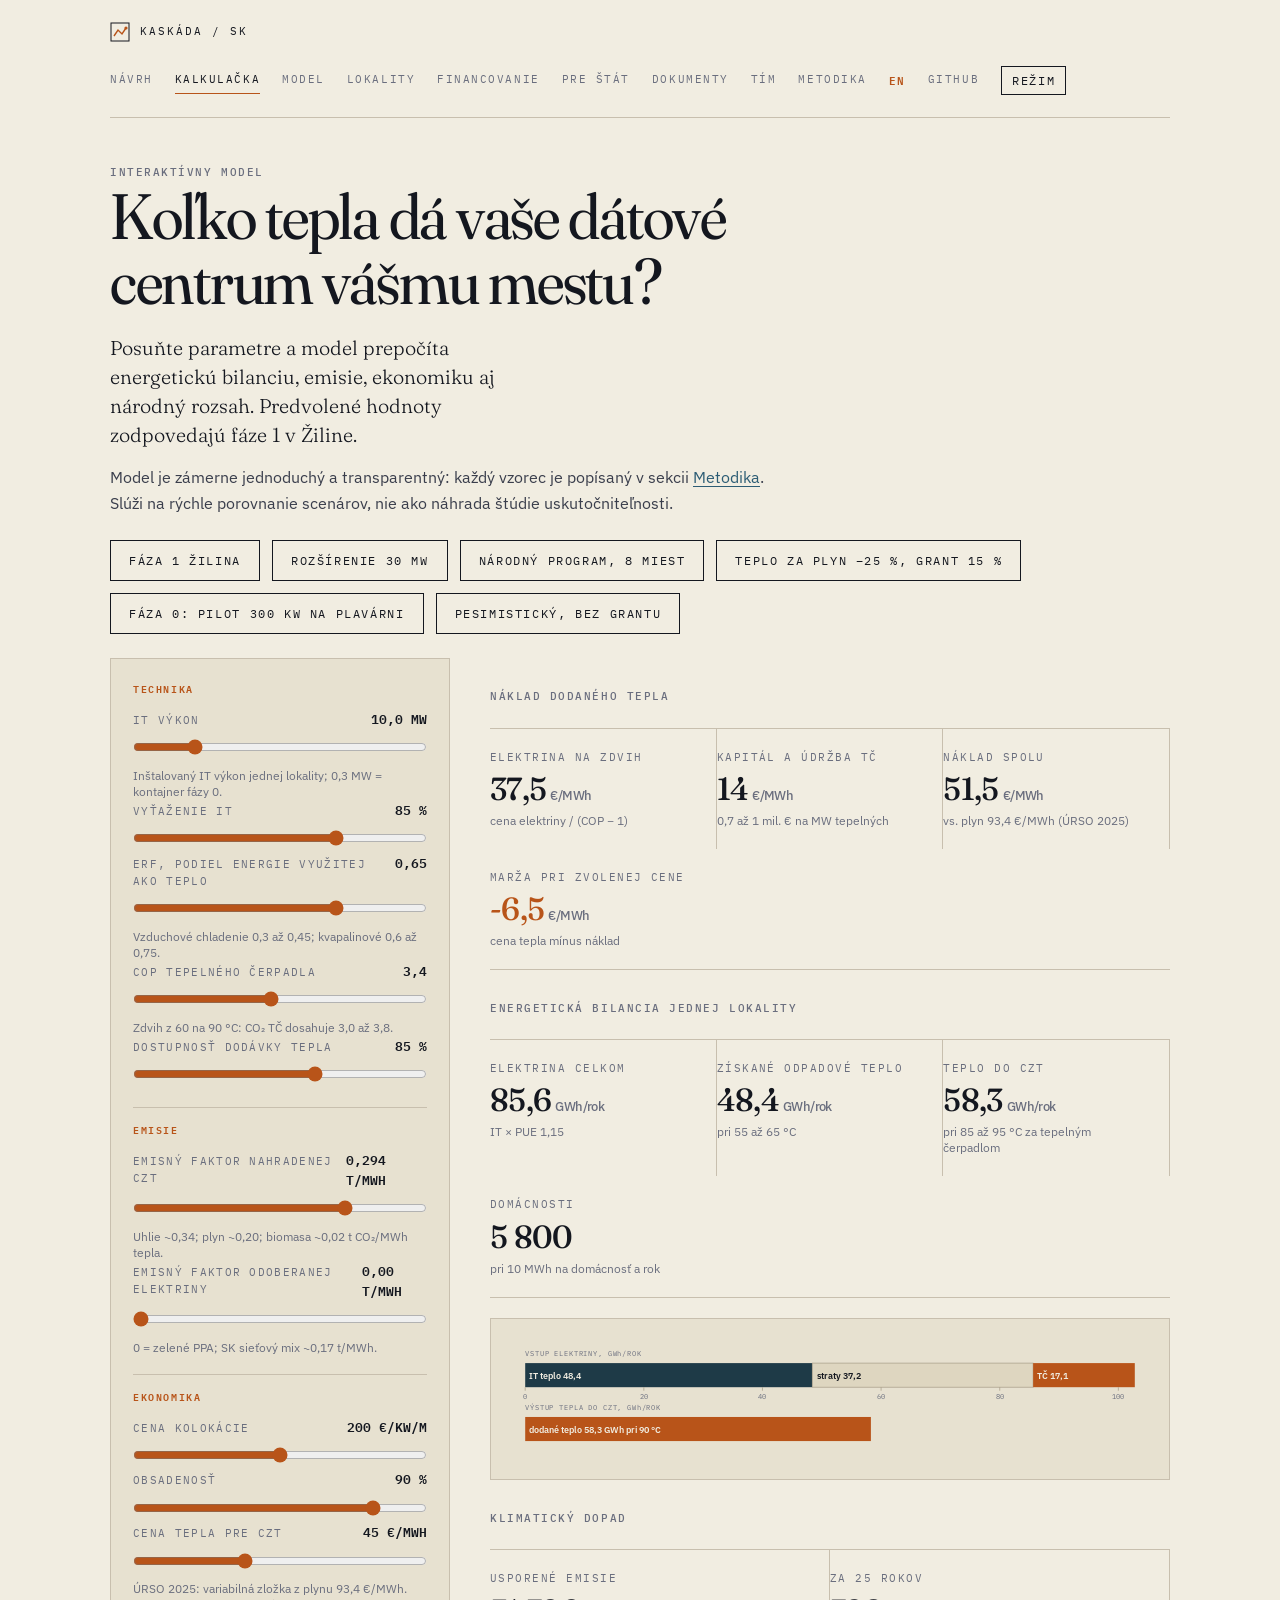
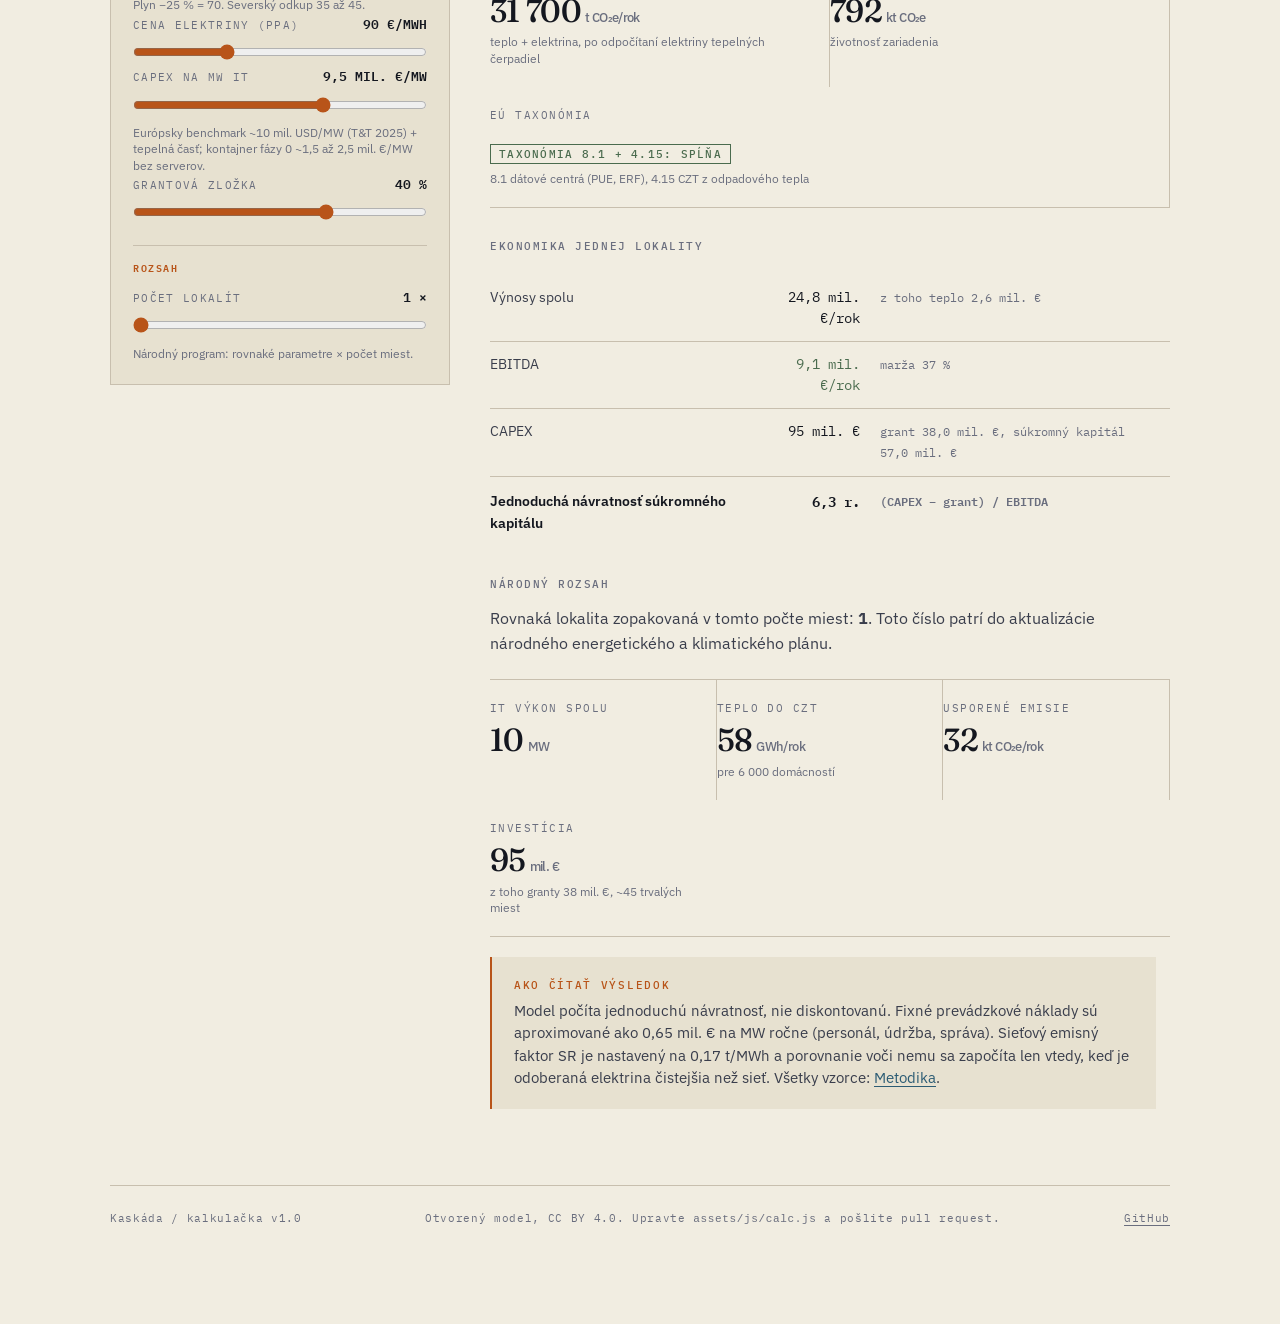
<file: kalkulacka/index.html>
<!doctype html>
<html lang="sk">
<head>
<meta charset="utf-8">
<meta name="viewport" content="width=device-width, initial-scale=1">
<title>Kaskáda: kalkulačka</title>
<meta name="description" content="Interaktívny model: IT výkon dátového centra, získané teplo, tepelné čerpadlo, teplo do CZT, usporené emisie, ekonomika a národný rozsah.">
<link rel="icon" href="data:image/svg+xml,%3Csvg xmlns='http://www.w3.org/2000/svg' viewBox='0 0 20 20'%3E%3Crect x='1' y='1' width='18' height='18' fill='%23F1EDE1' stroke='%2314171F'/%3E%3Cpath d='M4 14 L8 8 L12 12 L16 6' fill='none' stroke='%23B85419' stroke-width='1.6'/%3E%3C/svg%3E">
<link rel="preconnect" href="https://fonts.googleapis.com">
<link rel="preconnect" href="https://fonts.gstatic.com" crossorigin>
<link rel="stylesheet" href="https://fonts.googleapis.com/css2?family=Fraunces:opsz,wght,SOFT,WONK@9..144,300..900,0..100,0..1&family=IBM+Plex+Mono:wght@400;500;600&family=IBM+Plex+Sans:wght@300;400;500;600;700&display=swap">
<link rel="stylesheet" href="../assets/css/site.css">
</head>
<body>
<div class="page">

<nav class="nav" aria-label="Hlavná navigácia">
  <a class="brand" href="../">
    <svg width="20" height="20" viewBox="0 0 20 20" aria-hidden="true"><rect x="1" y="1" width="18" height="18" fill="none" stroke="currentColor"/><path d="M4 14 L8 8 L12 12 L16 6" fill="none" stroke="#B85419" stroke-width="1.4"/><circle cx="16" cy="6" r="1.6" fill="#B85419"/></svg>
    <span>Kaskáda / SK</span>
  </a>
  <div class="nav-links">
    <a href="../">Návrh</a><a href="./">Kalkulačka</a><a href="../model/">Model</a><a href="../lokality/">Lokality</a><a href="../financovanie/">Financovanie</a><a href="../pre-stat/">Pre štát</a><a href="../dokumenty/">Dokumenty</a><a href="../tim/">Tím</a><a href="../metodika/">Metodika</a><a class="lang" href="../en/">EN</a><a class="gh" href="https://github.com/Pupno/kaskada">GitHub</a>
    <button class="btn" type="button" data-theme-toggle aria-label="Prepnúť tmavý režim" style="padding:6px 10px">Režim</button>
  </div>
</nav>

<span class="eyebrow">Interaktívny model</span>
<h1 class="page-title">Koľko tepla dá vaše dátové centrum vášmu mestu?</h1>
<p class="lead">Posuňte parametre a model prepočíta energetickú bilanciu, emisie, ekonomiku aj národný rozsah. Predvolené hodnoty zodpovedajú fáze 1 v Žiline.</p>
<p>Model je zámerne jednoduchý a transparentný: každý vzorec je popísaný v sekcii <a href="../metodika/">Metodika</a>. Slúži na rýchle porovnanie scenárov, nie ako náhrada štúdie uskutočniteľnosti.</p>

<div class="btn-row">
  <button class="btn" type="button" data-preset='{"mw":10,"util":85,"erf":0.65,"cop":3.4,"avail":85,"efdh":0.294,"efel":0,"colo":200,"occ":90,"heatp":45,"elp":90,"capex":9.5,"grant":40,"sites":1}'>Fáza 1 Žilina</button>
  <button class="btn" type="button" data-preset='{"mw":30,"util":85,"erf":0.65,"cop":3.4,"avail":85,"efdh":0.294,"efel":0,"colo":190,"occ":88,"heatp":45,"elp":85,"capex":8.5,"grant":30,"sites":1}'>Rozšírenie 30 MW</button>
  <button class="btn" type="button" data-preset='{"mw":10,"util":85,"erf":0.65,"cop":3.4,"avail":85,"efdh":0.220,"efel":0,"colo":200,"occ":90,"heatp":45,"elp":90,"capex":9.5,"grant":40,"sites":8}'>Národný program, 8 miest</button>
  <button class="btn" type="button" data-preset='{"mw":10,"util":85,"erf":0.65,"cop":3.4,"avail":85,"efdh":0.294,"efel":0,"colo":200,"occ":90,"heatp":70,"elp":90,"capex":9.5,"grant":15,"sites":1}'>Teplo za plyn −25 %, grant 15 %</button>
  <button class="btn" type="button" data-preset='{"mw":0.3,"util":90,"erf":0.70,"cop":4.0,"avail":90,"efdh":0.202,"efel":0.17,"colo":120,"occ":80,"heatp":70,"elp":150,"capex":1.9,"grant":0,"sites":1}'>Fáza 0: pilot 300 kW na plavárni</button>
  <button class="btn" type="button" data-preset='{"mw":10,"util":85,"erf":0.40,"cop":3.0,"avail":80,"efdh":0.202,"efel":0.17,"colo":170,"occ":75,"heatp":38,"elp":110,"capex":10.5,"grant":0,"sites":1}'>Pesimistický, bez grantu</button>
</div>

<div class="calc">
  <form class="controls" onsubmit="return false">
    <div class="ctl-group">
      <div class="g">Technika</div>
      <div class="ctl"><label for="i-mw">IT výkon <output id="o-mw"></output></label><input id="i-mw" type="range" min="0.3" max="50" step="0.1" value="10"><div class="hint">Inštalovaný IT výkon jednej lokality; 0,3 MW = kontajner fázy 0.</div></div>
      <div class="ctl"><label for="i-util">Vyťaženie IT <output id="o-util"></output></label><input id="i-util" type="range" min="50" max="100" step="1" value="85"></div>
      <div class="ctl"><label for="i-erf">ERF, podiel energie využitej ako teplo <output id="o-erf"></output></label><input id="i-erf" type="range" min="0.30" max="0.80" step="0.01" value="0.65"><div class="hint">Vzduchové chladenie 0,3 až 0,45; kvapalinové 0,6 až 0,75.</div></div>
      <div class="ctl"><label for="i-cop">COP tepelného čerpadla <output id="o-cop"></output></label><input id="i-cop" type="range" min="2.0" max="5.0" step="0.1" value="3.4"><div class="hint">Zdvih z 60 na 90 °C: CO₂ TČ dosahuje 3,0 až 3,8.</div></div>
      <div class="ctl"><label for="i-avail">Dostupnosť dodávky tepla <output id="o-avail"></output></label><input id="i-avail" type="range" min="60" max="100" step="1" value="85"></div>
    </div>
    <div class="ctl-group">
      <div class="g">Emisie</div>
      <div class="ctl"><label for="i-efdh">Emisný faktor nahradenej CZT <output id="o-efdh"></output></label><input id="i-efdh" type="range" min="0.000" max="0.400" step="0.001" value="0.294"><div class="hint">Uhlie ~0,34; plyn ~0,20; biomasa ~0,02 t CO₂/MWh tepla.</div></div>
      <div class="ctl"><label for="i-efel">Emisný faktor odoberanej elektriny <output id="o-efel"></output></label><input id="i-efel" type="range" min="0.00" max="0.40" step="0.01" value="0"><div class="hint">0 = zelené PPA; SK sieťový mix ~0,17 t/MWh.</div></div>
    </div>
    <div class="ctl-group">
      <div class="g">Ekonomika</div>
      <div class="ctl"><label for="i-colo">Cena kolokácie <output id="o-colo"></output></label><input id="i-colo" type="range" min="100" max="300" step="5" value="200"></div>
      <div class="ctl"><label for="i-occ">Obsadenosť <output id="o-occ"></output></label><input id="i-occ" type="range" min="40" max="100" step="1" value="90"></div>
      <div class="ctl"><label for="i-heatp">Cena tepla pre CZT <output id="o-heatp"></output></label><input id="i-heatp" type="range" min="15" max="95" step="1" value="45"><div class="hint">ÚRSO 2025: variabilná zložka z plynu 93,4 €/MWh. Plyn −25 % = 70. Severský odkup 35 až 45.</div></div>
      <div class="ctl"><label for="i-elp">Cena elektriny (PPA) <output id="o-elp"></output></label><input id="i-elp" type="range" min="50" max="180" step="1" value="90"></div>
      <div class="ctl"><label for="i-capex">CAPEX na MW IT <output id="o-capex"></output></label><input id="i-capex" type="range" min="1" max="14" step="0.1" value="9.5"><div class="hint">Európsky benchmark ~10 mil. USD/MW (T&amp;T 2025) + tepelná časť; kontajner fázy 0 ~1,5 až 2,5 mil. €/MW bez serverov.</div></div>
      <div class="ctl"><label for="i-grant">Grantová zložka <output id="o-grant"></output></label><input id="i-grant" type="range" min="0" max="60" step="1" value="40"></div>
    </div>
    <div class="ctl-group">
      <div class="g">Rozsah</div>
      <div class="ctl"><label for="i-sites">Počet lokalít <output id="o-sites"></output></label><input id="i-sites" type="range" min="1" max="12" step="1" value="1"><div class="hint">Národný program: rovnaké parametre × počet miest.</div></div>
    </div>
  </form>

  <div class="results">
    <h3 class="small-cap">Náklad dodaného tepla</h3>
    <div class="kpi-grid">
      <div class="kpi"><span class="k">Elektrina na zdvih</span><span class="v num"><span id="r-hc-el">0</span><span class="unit">€/MWh</span></span><span class="sub">cena elektriny / (COP − 1)</span></div>
      <div class="kpi"><span class="k">Kapitál a údržba TČ</span><span class="v num">14<span class="unit">€/MWh</span></span><span class="sub">0,7 až 1 mil. € na MW tepelných</span></div>
      <div class="kpi"><span class="k">Náklad spolu</span><span class="v num"><span id="r-hc">0</span><span class="unit">€/MWh</span></span><span class="sub">vs. plyn 93,4 €/MWh (ÚRSO 2025)</span></div>
      <div class="kpi"><span class="k">Marža pri zvolenej cene</span><span class="v num"><span id="r-hc-margin">0</span><span class="unit">€/MWh</span></span><span class="sub">cena tepla mínus náklad</span></div>
    </div>
    <h3 class="small-cap">Energetická bilancia jednej lokality</h3>
    <div class="kpi-grid">
      <div class="kpi"><span class="k">Elektrina celkom</span><span class="v num"><span id="r-el">0</span><span class="unit">GWh/rok</span></span><span class="sub">IT × PUE 1,15</span></div>
      <div class="kpi"><span class="k">Získané odpadové teplo</span><span class="v num"><span id="r-heatin">0</span><span class="unit">GWh/rok</span></span><span class="sub">pri 55 až 65 °C</span></div>
      <div class="kpi"><span class="k">Teplo do CZT</span><span class="v num"><span id="r-heatout">0</span><span class="unit">GWh/rok</span></span><span class="sub">pri 85 až 95 °C za tepelným čerpadlom</span></div>
      <div class="kpi"><span class="k">Domácnosti</span><span class="v num"><span id="r-hh">0</span></span><span class="sub">pri 10 MWh na domácnosť a rok</span></div>
    </div>
    <div class="flow"><svg id="flow-svg" role="img" aria-label="Tok energie: elektrina na vstupe, teplo na výstupe"></svg></div>

    <h3 class="small-cap">Klimatický dopad</h3>
    <div class="kpi-grid">
      <div class="kpi"><span class="k">Usporené emisie</span><span class="v num"><span id="r-co2">0</span><span class="unit">t CO₂e/rok</span></span><span class="sub">teplo + elektrina, po odpočítaní elektriny tepelných čerpadiel</span></div>
      <div class="kpi"><span class="k">Za 25 rokov</span><span class="v num"><span id="r-co2-25">0</span><span class="unit">kt CO₂e</span></span><span class="sub">životnosť zariadenia</span></div>
      <div class="kpi" style="grid-column: span 2"><span class="k">EÚ taxonómia</span><span class="v"><span id="r-tax" class="badge ok">…</span></span><span class="sub">8.1 dátové centrá (PUE, ERF), 4.15 CZT z odpadového tepla</span></div>
    </div>

    <h3 class="small-cap">Ekonomika jednej lokality</h3>
    <div class="table-wrap">
      <table>
        <tbody>
          <tr><td>Výnosy spolu</td><td class="num"><span id="r-rev">0</span> mil. €/rok</td><td><em>z toho teplo <span id="r-revheat">0</span> mil. €</em></td></tr>
          <tr><td>EBITDA</td><td class="num pos"><span id="r-ebitda">0</span> mil. €/rok</td><td><em>marža <span id="r-margin">0</span></em></td></tr>
          <tr><td>CAPEX</td><td class="num"><span id="r-capex">0</span> mil. €</td><td><em>grant <span id="r-grant">0</span> mil. €, súkromný kapitál <span id="r-private">0</span> mil. €</em></td></tr>
          <tr class="total"><td>Jednoduchá návratnosť súkromného kapitálu</td><td class="num"><span id="r-payback">0</span></td><td><em>(CAPEX − grant) / EBITDA</em></td></tr>
        </tbody>
      </table>
    </div>

    <h3 class="small-cap">Národný rozsah</h3>
    <p>Rovnaká lokalita zopakovaná v tomto počte miest: <b id="n-sites">1</b>. Toto číslo patrí do aktualizácie národného energetického a klimatického plánu.</p>
    <div class="kpi-grid">
      <div class="kpi"><span class="k">IT výkon spolu</span><span class="v num"><span id="n-mw">0</span><span class="unit">MW</span></span></div>
      <div class="kpi"><span class="k">Teplo do CZT</span><span class="v num"><span id="n-heat">0</span><span class="unit">GWh/rok</span></span><span class="sub">pre <span id="n-hh">0</span> domácností</span></div>
      <div class="kpi"><span class="k">Usporené emisie</span><span class="v num"><span id="n-co2">0</span><span class="unit">kt CO₂e/rok</span></span></div>
      <div class="kpi"><span class="k">Investícia</span><span class="v num"><span id="n-capex">0</span><span class="unit">mil. €</span></span><span class="sub">z toho granty <span id="n-grant">0</span> mil. €, ~<span id="n-jobs">0</span> trvalých miest</span></div>
    </div>
    <div class="callout">
      <span class="lbl">Ako čítať výsledok</span>
      Model počíta jednoduchú návratnosť, nie diskontovanú. Fixné prevádzkové náklady sú aproximované ako 0,65 mil. € na MW ročne (personál, údržba, správa). Sieťový emisný faktor SR je nastavený na 0,17 t/MWh a porovnanie voči nemu sa započíta len vtedy, keď je odoberaná elektrina čistejšia než sieť. Všetky vzorce: <a href="../metodika/">Metodika</a>.
    </div>
  </div>
</div>

<footer class="foot">
  <span>Kaskáda / kalkulačka v1.0</span>
  <span>Otvorený model, CC BY 4.0. Upravte <code>assets/js/calc.js</code> a pošlite pull request.</span>
  <span><a href="https://github.com/Pupno/kaskada">GitHub</a></span>
</footer>

</div>
<script src="../assets/js/site.js"></script>
<script src="../assets/js/calc.js"></script>
</body>
</html>
</file>
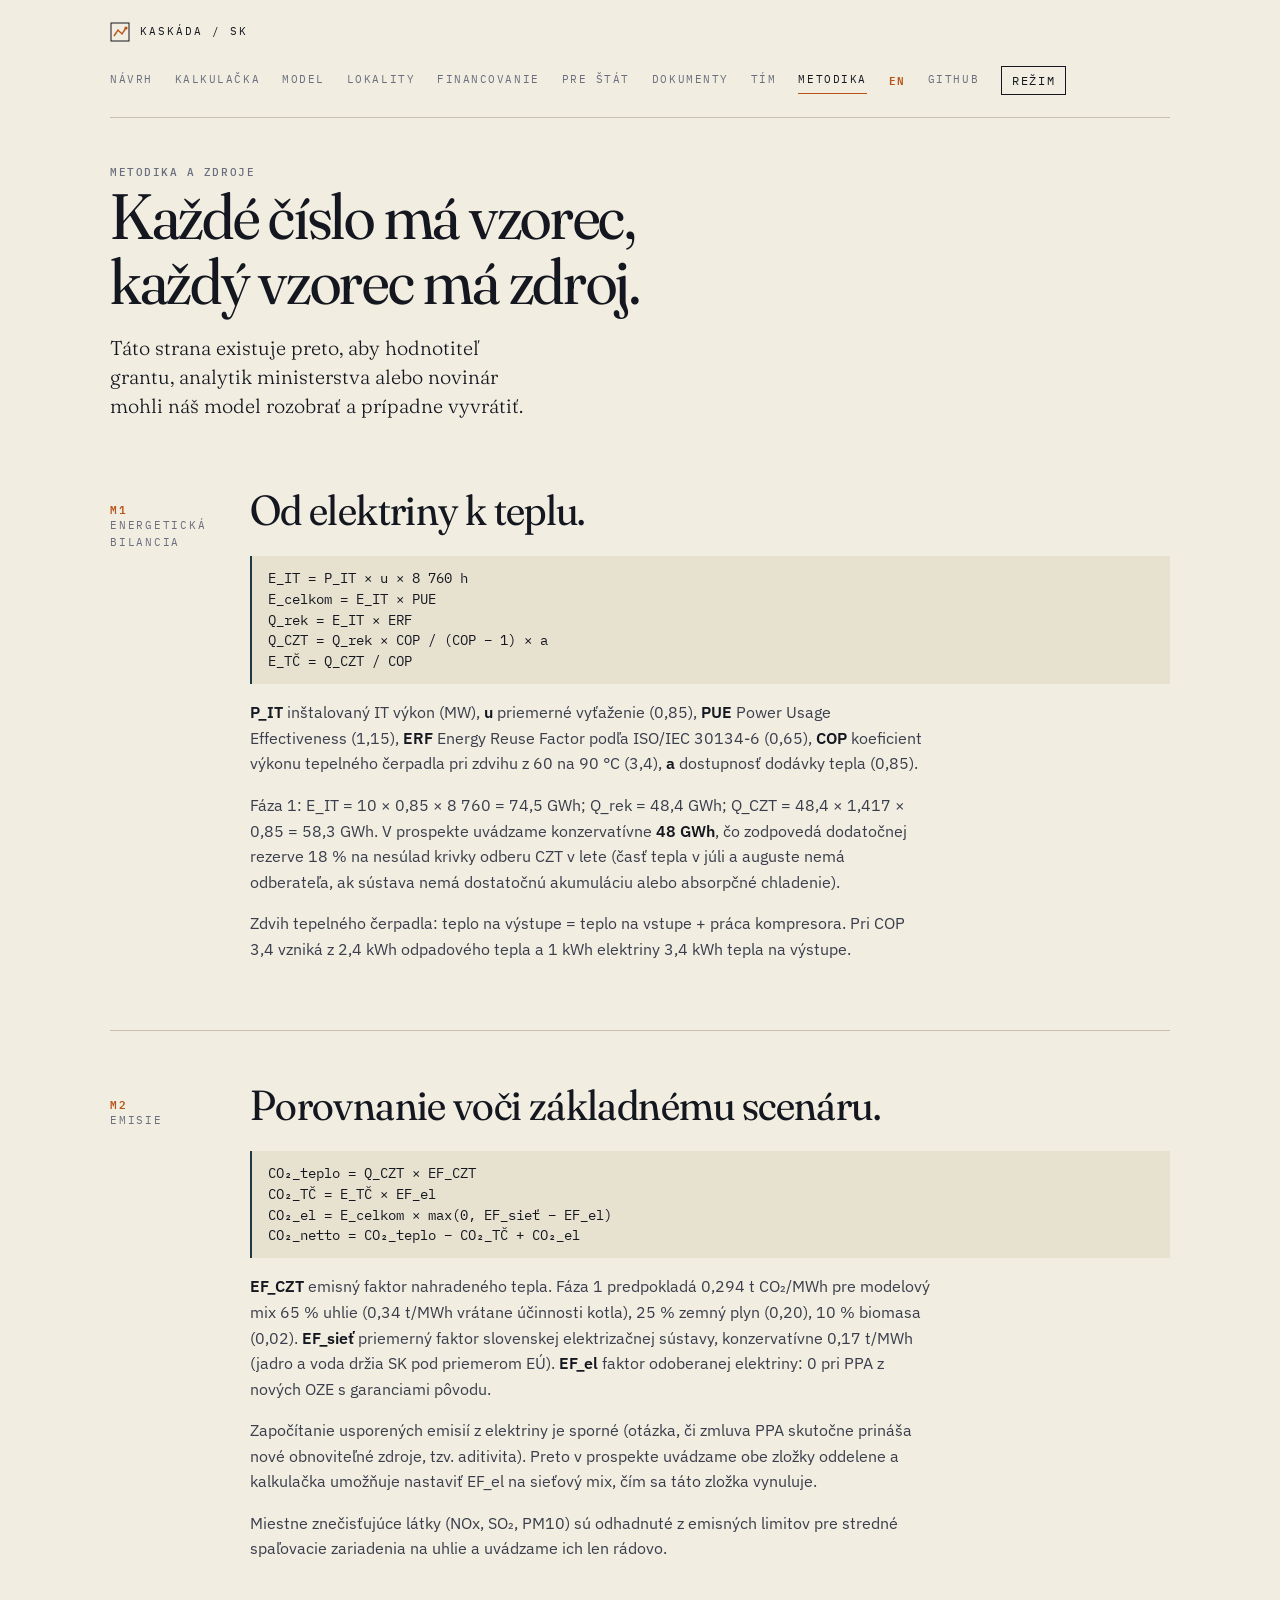
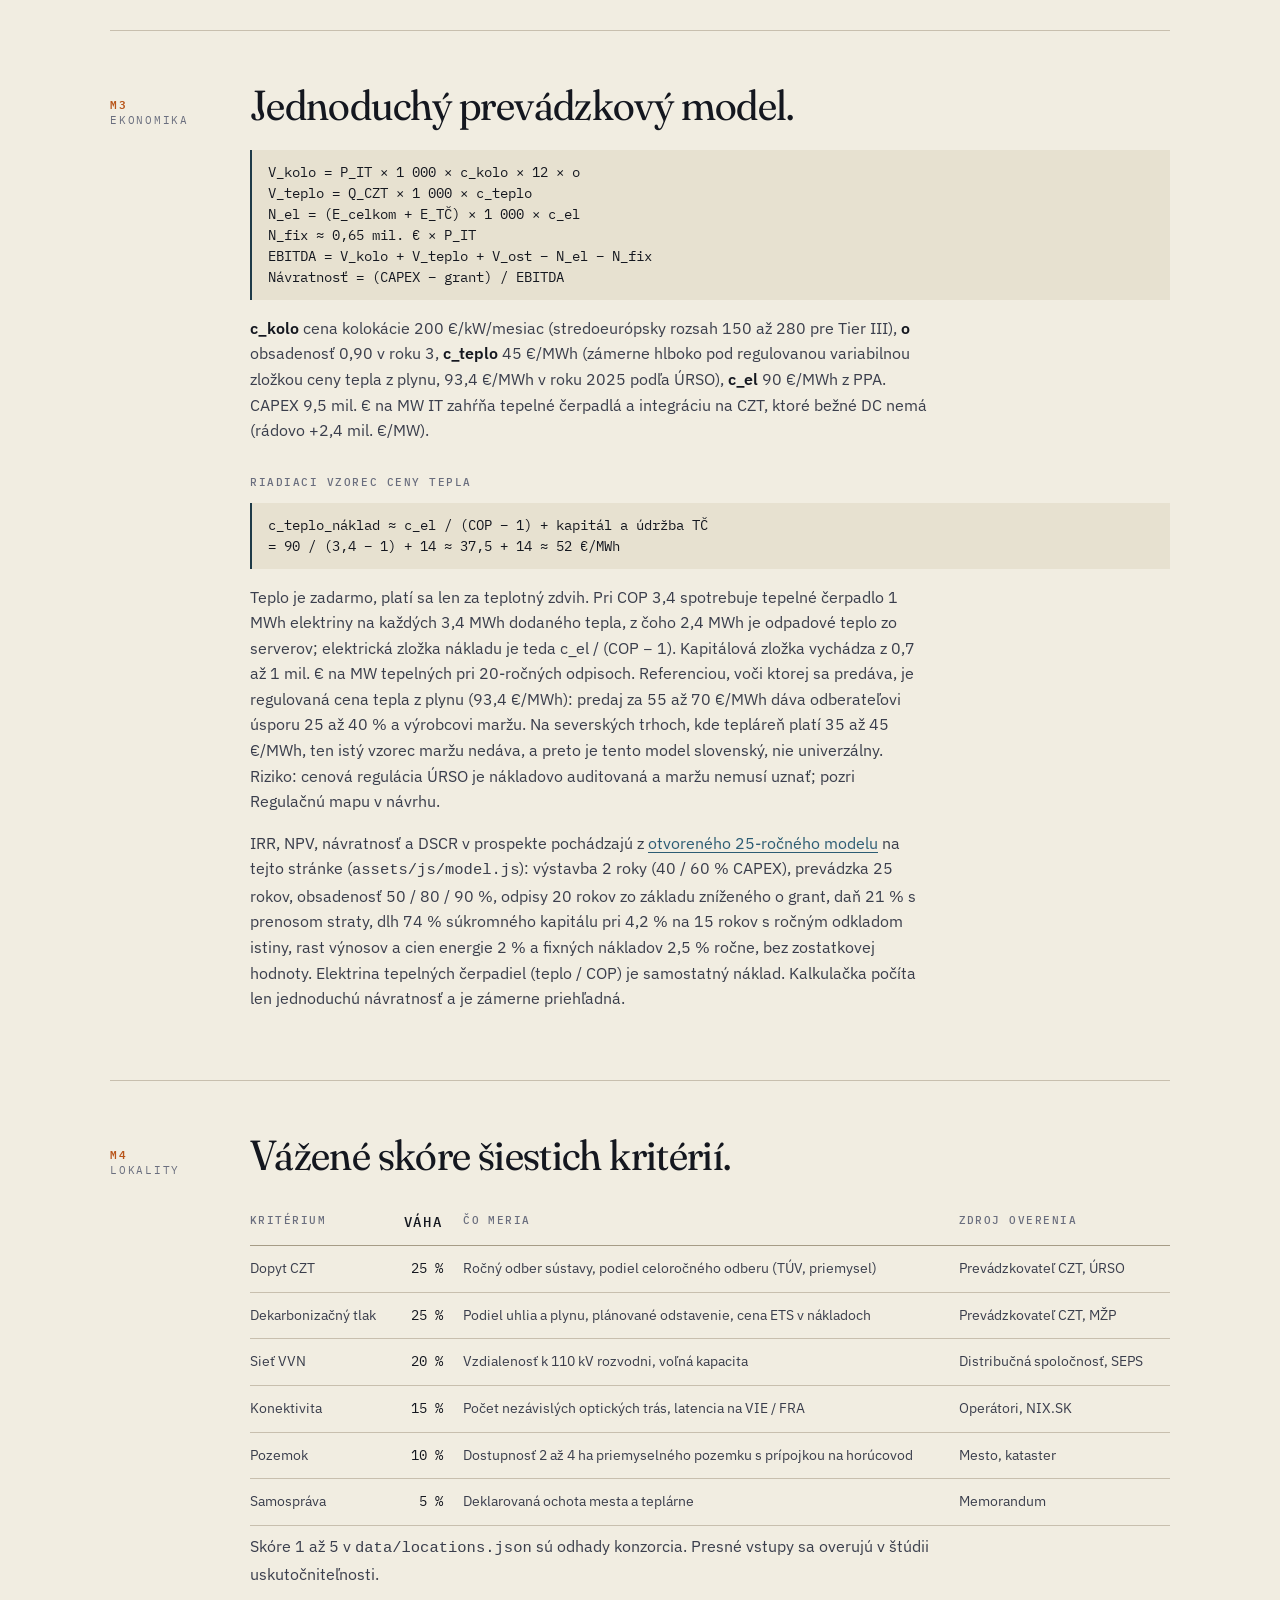
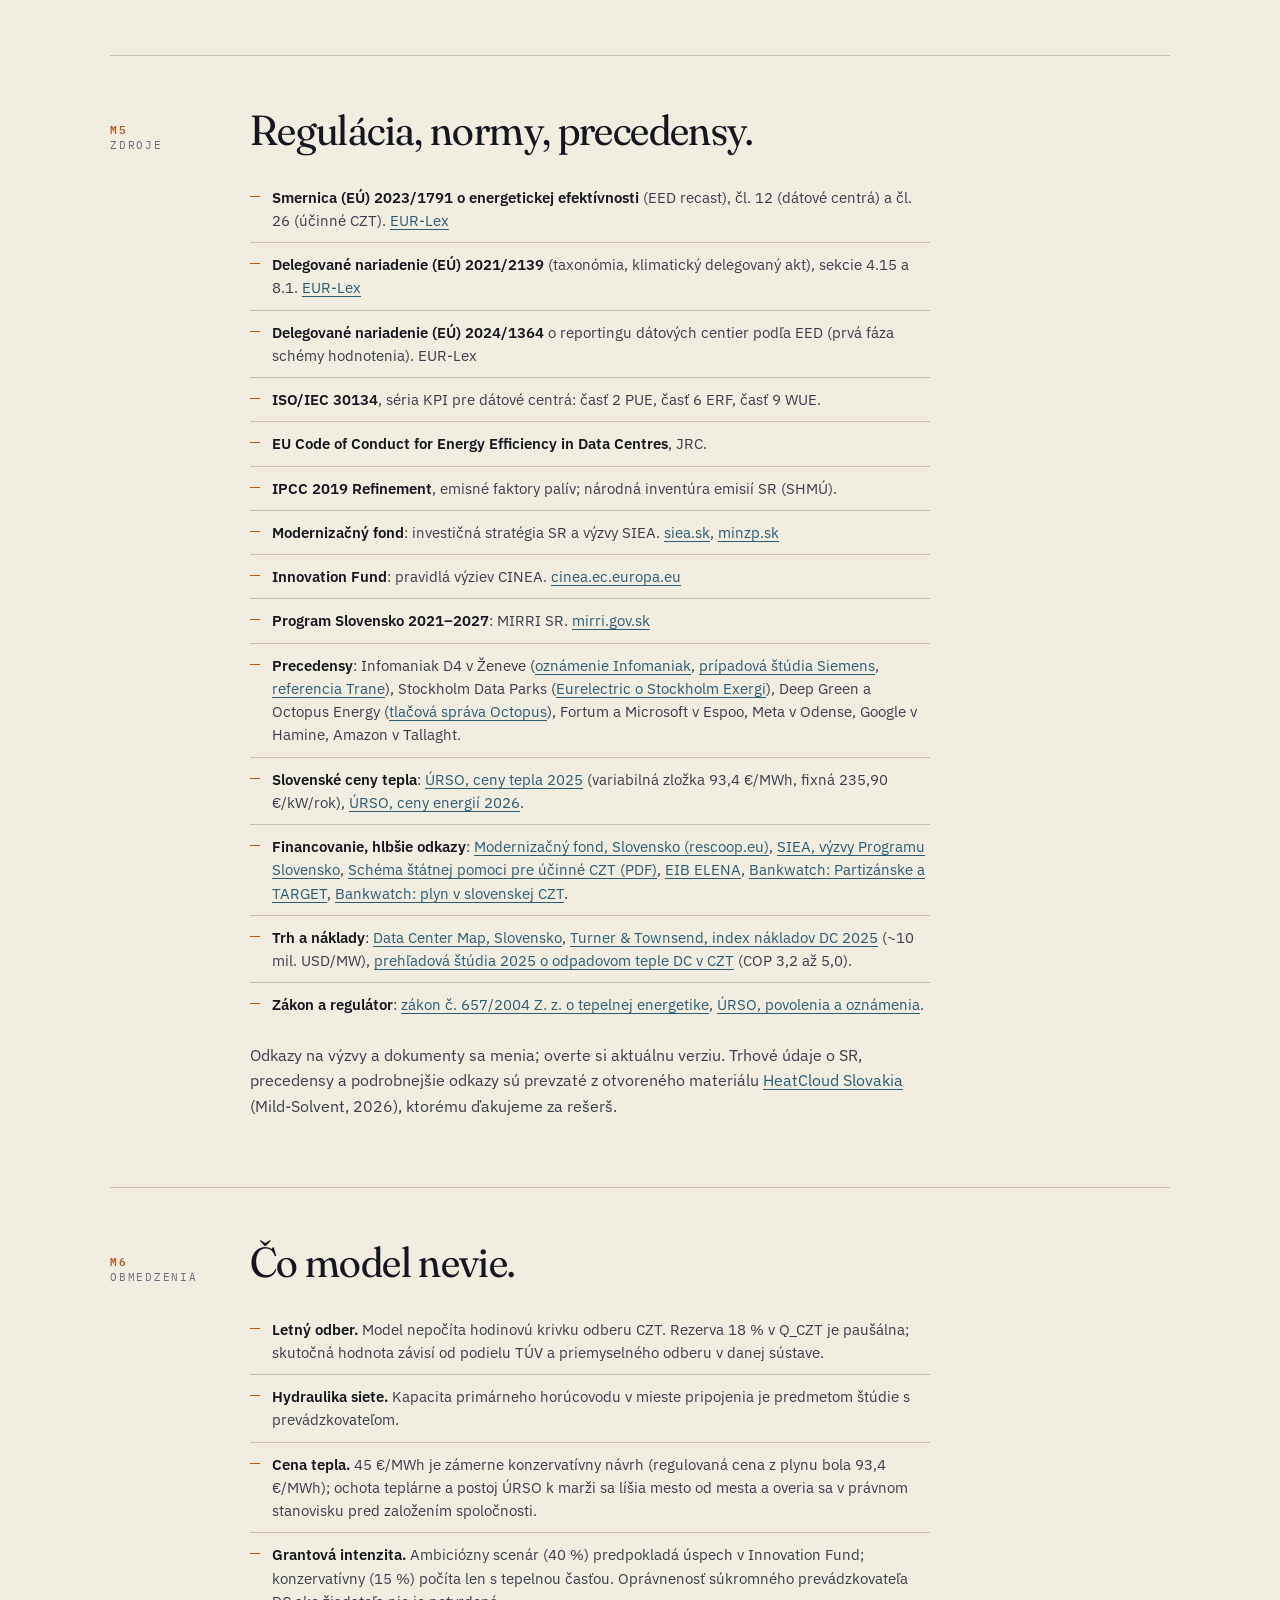
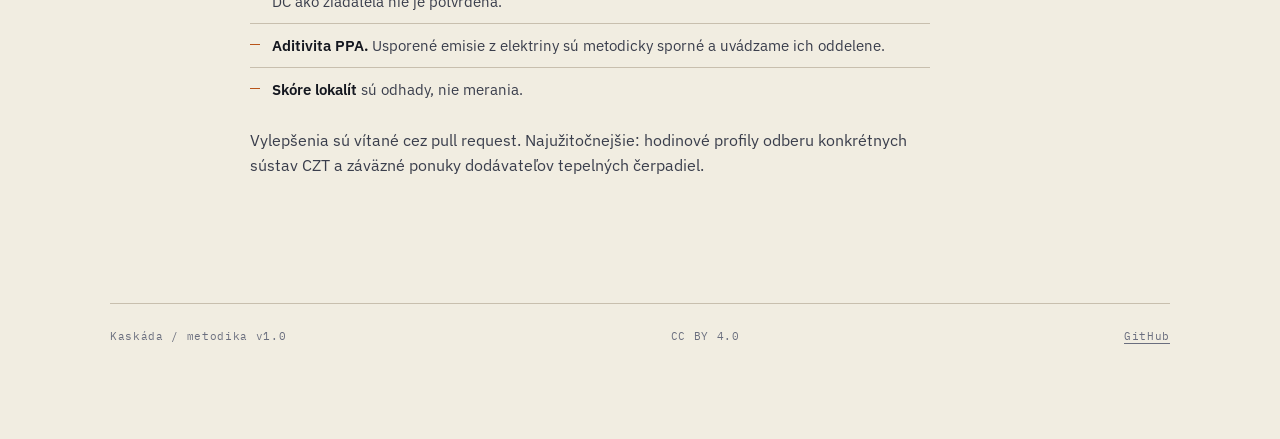
<file: metodika/index.html>
<!doctype html>
<html lang="sk">
<head>
<meta charset="utf-8">
<meta name="viewport" content="width=device-width, initial-scale=1">
<title>Kaskáda: metodika</title>
<meta name="description" content="Predpoklady, vzorce, zdroje a obmedzenia modelu Kaskáda: energetická bilancia, tepelné čerpadlo, emisné faktory, ekonomika, hodnotenie lokalít.">
<link rel="icon" href="data:image/svg+xml,%3Csvg xmlns='http://www.w3.org/2000/svg' viewBox='0 0 20 20'%3E%3Crect x='1' y='1' width='18' height='18' fill='%23F1EDE1' stroke='%2314171F'/%3E%3Cpath d='M4 14 L8 8 L12 12 L16 6' fill='none' stroke='%23B85419' stroke-width='1.6'/%3E%3C/svg%3E">
<link rel="preconnect" href="https://fonts.googleapis.com">
<link rel="preconnect" href="https://fonts.gstatic.com" crossorigin>
<link rel="stylesheet" href="https://fonts.googleapis.com/css2?family=Fraunces:opsz,wght,SOFT,WONK@9..144,300..900,0..100,0..1&family=IBM+Plex+Mono:wght@400;500;600&family=IBM+Plex+Sans:wght@300;400;500;600;700&display=swap">
<link rel="stylesheet" href="../assets/css/site.css">
<style>.formula{font-family:var(--mono);font-size:13.5px;background:var(--panel);padding:12px 16px;border-left:2px solid var(--primary);margin:12px 0 16px;overflow-x:auto;color:var(--ink)}</style>
</head>
<body>
<div class="page">

<nav class="nav" aria-label="Hlavná navigácia">
  <a class="brand" href="../">
    <svg width="20" height="20" viewBox="0 0 20 20" aria-hidden="true"><rect x="1" y="1" width="18" height="18" fill="none" stroke="currentColor"/><path d="M4 14 L8 8 L12 12 L16 6" fill="none" stroke="#B85419" stroke-width="1.4"/><circle cx="16" cy="6" r="1.6" fill="#B85419"/></svg>
    <span>Kaskáda / SK</span>
  </a>
  <div class="nav-links">
    <a href="../">Návrh</a><a href="../kalkulacka/">Kalkulačka</a><a href="../model/">Model</a><a href="../lokality/">Lokality</a><a href="../financovanie/">Financovanie</a><a href="../pre-stat/">Pre štát</a><a href="../dokumenty/">Dokumenty</a><a href="../tim/">Tím</a><a href="./">Metodika</a><a class="lang" href="../en/">EN</a><a class="gh" href="https://github.com/Pupno/kaskada">GitHub</a>
    <button class="btn" type="button" data-theme-toggle aria-label="Prepnúť tmavý režim" style="padding:6px 10px">Režim</button>
  </div>
</nav>

<span class="eyebrow">Metodika a zdroje</span>
<h1 class="page-title">Každé číslo má vzorec, každý vzorec má zdroj.</h1>
<p class="lead">Táto strana existuje preto, aby hodnotiteľ grantu, analytik ministerstva alebo novinár mohli náš model rozobrať a prípadne vyvrátiť.</p>

<section class="ch">
  <div class="ch-num"><b>M1</b> Energetická bilancia</div>
  <div class="ch-body">
    <h2>Od elektriny k teplu.</h2>
    <div class="formula">E_IT = P_IT × u × 8 760 h<br>E_celkom = E_IT × PUE<br>Q_rek = E_IT × ERF<br>Q_CZT = Q_rek × COP / (COP − 1) × a<br>E_TČ = Q_CZT / COP</div>
    <p><strong>P_IT</strong> inštalovaný IT výkon (MW), <strong>u</strong> priemerné vyťaženie (0,85), <strong>PUE</strong> Power Usage Effectiveness (1,15), <strong>ERF</strong> Energy Reuse Factor podľa ISO/IEC 30134-6 (0,65), <strong>COP</strong> koeficient výkonu tepelného čerpadla pri zdvihu z 60 na 90 °C (3,4), <strong>a</strong> dostupnosť dodávky tepla (0,85).</p>
    <p>Fáza 1: E_IT = 10 × 0,85 × 8 760 = 74,5 GWh; Q_rek = 48,4 GWh; Q_CZT = 48,4 × 1,417 × 0,85 = 58,3 GWh. V prospekte uvádzame konzervatívne <strong>48 GWh</strong>, čo zodpovedá dodatočnej rezerve 18 % na nesúlad krivky odberu CZT v lete (časť tepla v júli a auguste nemá odberateľa, ak sústava nemá dostatočnú akumuláciu alebo absorpčné chladenie).</p>
    <p>Zdvih tepelného čerpadla: teplo na výstupe = teplo na vstupe + práca kompresora. Pri COP 3,4 vzniká z 2,4 kWh odpadového tepla a 1 kWh elektriny 3,4 kWh tepla na výstupe.</p>
  </div>
</section>

<section class="ch">
  <div class="ch-num"><b>M2</b> Emisie</div>
  <div class="ch-body">
    <h2>Porovnanie voči základnému scenáru.</h2>
    <div class="formula">CO₂_teplo = Q_CZT × EF_CZT<br>CO₂_TČ = E_TČ × EF_el<br>CO₂_el = E_celkom × max(0, EF_sieť − EF_el)<br>CO₂_netto = CO₂_teplo − CO₂_TČ + CO₂_el</div>
    <p><strong>EF_CZT</strong> emisný faktor nahradeného tepla. Fáza 1 predpokladá 0,294 t CO₂/MWh pre modelový mix 65 % uhlie (0,34 t/MWh vrátane účinnosti kotla), 25 % zemný plyn (0,20), 10 % biomasa (0,02). <strong>EF_sieť</strong> priemerný faktor slovenskej elektrizačnej sústavy, konzervatívne 0,17 t/MWh (jadro a voda držia SK pod priemerom EÚ). <strong>EF_el</strong> faktor odoberanej elektriny: 0 pri PPA z nových OZE s garanciami pôvodu.</p>
    <p>Započítanie usporených emisií z elektriny je sporné (otázka, či zmluva PPA skutočne prináša nové obnoviteľné zdroje, tzv. aditivita). Preto v prospekte uvádzame obe zložky oddelene a kalkulačka umožňuje nastaviť EF_el na sieťový mix, čím sa táto zložka vynuluje.</p>
    <p>Miestne znečisťujúce látky (NOx, SO₂, PM10) sú odhadnuté z emisných limitov pre stredné spaľovacie zariadenia na uhlie a uvádzame ich len rádovo.</p>
  </div>
</section>

<section class="ch">
  <div class="ch-num"><b>M3</b> Ekonomika</div>
  <div class="ch-body">
    <h2>Jednoduchý prevádzkový model.</h2>
    <div class="formula">V_kolo = P_IT × 1 000 × c_kolo × 12 × o<br>V_teplo = Q_CZT × 1 000 × c_teplo<br>N_el = (E_celkom + E_TČ) × 1 000 × c_el<br>N_fix ≈ 0,65 mil. € × P_IT<br>EBITDA = V_kolo + V_teplo + V_ost − N_el − N_fix<br>Návratnosť = (CAPEX − grant) / EBITDA</div>
    <p><strong>c_kolo</strong> cena kolokácie 200 €/kW/mesiac (stredoeurópsky rozsah 150 až 280 pre Tier III), <strong>o</strong> obsadenosť 0,90 v roku 3, <strong>c_teplo</strong> 45 €/MWh (zámerne hlboko pod regulovanou variabilnou zložkou ceny tepla z plynu, 93,4 €/MWh v roku 2025 podľa ÚRSO), <strong>c_el</strong> 90 €/MWh z PPA. CAPEX 9,5 mil. € na MW IT zahŕňa tepelné čerpadlá a integráciu na CZT, ktoré bežné DC nemá (rádovo +2,4 mil. €/MW).</p>
    <h3 class="small-cap">Riadiaci vzorec ceny tepla</h3>
    <div class="formula">c_teplo_náklad ≈ c_el / (COP − 1) + kapitál a údržba TČ<br>= 90 / (3,4 − 1) + 14 ≈ 37,5 + 14 ≈ 52 €/MWh</div>
    <p>Teplo je zadarmo, platí sa len za teplotný zdvih. Pri COP 3,4 spotrebuje tepelné čerpadlo 1 MWh elektriny na každých 3,4 MWh dodaného tepla, z čoho 2,4 MWh je odpadové teplo zo serverov; elektrická zložka nákladu je teda c_el / (COP − 1). Kapitálová zložka vychádza z 0,7 až 1 mil. € na MW tepelných pri 20-ročných odpisoch. Referenciou, voči ktorej sa predáva, je regulovaná cena tepla z plynu (93,4 €/MWh): predaj za 55 až 70 €/MWh dáva odberateľovi úsporu 25 až 40 % a výrobcovi maržu. Na severských trhoch, kde tepláreň platí 35 až 45 €/MWh, ten istý vzorec maržu nedáva, a preto je tento model slovenský, nie univerzálny. Riziko: cenová regulácia ÚRSO je nákladovo auditovaná a maržu nemusí uznať; pozri Regulačnú mapu v návrhu.</p>
    <p>IRR, NPV, návratnosť a DSCR v prospekte pochádzajú z <a href="../model/">otvoreného 25-ročného modelu</a> na tejto stránke (<code>assets/js/model.js</code>): výstavba 2 roky (40 / 60 % CAPEX), prevádzka 25 rokov, obsadenosť 50 / 80 / 90 %, odpisy 20 rokov zo základu zníženého o grant, daň 21 % s prenosom straty, dlh 74 % súkromného kapitálu pri 4,2 % na 15 rokov s ročným odkladom istiny, rast výnosov a cien energie 2 % a fixných nákladov 2,5 % ročne, bez zostatkovej hodnoty. Elektrina tepelných čerpadiel (teplo / COP) je samostatný náklad. Kalkulačka počíta len jednoduchú návratnosť a je zámerne priehľadná.</p>
  </div>
</section>

<section class="ch">
  <div class="ch-num"><b>M4</b> Lokality</div>
  <div class="ch-body">
    <h2>Vážené skóre šiestich kritérií.</h2>
    <div class="table-wrap">
      <table>
        <thead><tr><th>Kritérium</th><th class="num">Váha</th><th>Čo meria</th><th>Zdroj overenia</th></tr></thead>
        <tbody>
          <tr><td>Dopyt CZT</td><td class="num">25 %</td><td>Ročný odber sústavy, podiel celoročného odberu (TÚV, priemysel)</td><td>Prevádzkovateľ CZT, ÚRSO</td></tr>
          <tr><td>Dekarbonizačný tlak</td><td class="num">25 %</td><td>Podiel uhlia a plynu, plánované odstavenie, cena ETS v nákladoch</td><td>Prevádzkovateľ CZT, MŽP</td></tr>
          <tr><td>Sieť VVN</td><td class="num">20 %</td><td>Vzdialenosť k 110 kV rozvodni, voľná kapacita</td><td>Distribučná spoločnosť, SEPS</td></tr>
          <tr><td>Konektivita</td><td class="num">15 %</td><td>Počet nezávislých optických trás, latencia na VIE / FRA</td><td>Operátori, NIX.SK</td></tr>
          <tr><td>Pozemok</td><td class="num">10 %</td><td>Dostupnosť 2 až 4 ha priemyselného pozemku s prípojkou na horúcovod</td><td>Mesto, kataster</td></tr>
          <tr><td>Samospráva</td><td class="num">5 %</td><td>Deklarovaná ochota mesta a teplárne</td><td>Memorandum</td></tr>
        </tbody>
      </table>
    </div>
    <p>Skóre 1 až 5 v <code>data/locations.json</code> sú odhady konzorcia. Presné vstupy sa overujú v štúdii uskutočniteľnosti.</p>
  </div>
</section>

<section class="ch">
  <div class="ch-num"><b>M5</b> Zdroje</div>
  <div class="ch-body">
    <h2>Regulácia, normy, precedensy.</h2>
    <ul class="plain">
      <li><strong>Smernica (EÚ) 2023/1791 o energetickej efektívnosti</strong> (EED recast), čl. 12 (dátové centrá) a čl. 26 (účinné CZT). <a href="https://eur-lex.europa.eu/eli/dir/2023/1791/oj">EUR-Lex</a></li>
      <li><strong>Delegované nariadenie (EÚ) 2021/2139</strong> (taxonómia, klimatický delegovaný akt), sekcie 4.15 a 8.1. <a href="https://eur-lex.europa.eu/eli/reg_del/2021/2139/oj">EUR-Lex</a></li>
      <li><strong>Delegované nariadenie (EÚ) 2024/1364</strong> o reportingu dátových centier podľa EED (prvá fáza schémy hodnotenia). EUR-Lex</li>
      <li><strong>ISO/IEC 30134</strong>, séria KPI pre dátové centrá: časť 2 PUE, časť 6 ERF, časť 9 WUE.</li>
      <li><strong>EU Code of Conduct for Energy Efficiency in Data Centres</strong>, JRC.</li>
      <li><strong>IPCC 2019 Refinement</strong>, emisné faktory palív; národná inventúra emisií SR (SHMÚ).</li>
      <li><strong>Modernizačný fond</strong>: investičná stratégia SR a výzvy SIEA. <a href="https://www.siea.sk">siea.sk</a>, <a href="https://www.minzp.sk">minzp.sk</a></li>
      <li><strong>Innovation Fund</strong>: pravidlá výziev CINEA. <a href="https://cinea.ec.europa.eu">cinea.ec.europa.eu</a></li>
      <li><strong>Program Slovensko 2021–2027</strong>: MIRRI SR. <a href="https://www.mirri.gov.sk">mirri.gov.sk</a></li>
      <li><strong>Precedensy</strong>: Infomaniak D4 v Ženeve (<a href="https://news.infomaniak.com/en/infomaniak-inaugurates-a-revolutionary-data-center-that-recovers-100-of-its-energy-for-building-heating/">oznámenie Infomaniak</a>, <a href="https://www.siemens.com/en-us/content/infomaniak-d4-data-center/">prípadová štúdia Siemens</a>, <a href="https://www.tranetechnologies.com/en/index/blog/customer-stories/sustainable-digital-infrastructure-infomaniak-data-center.html">referencia Trane</a>), Stockholm Data Parks (<a href="https://www.eurelectric.org/stories/stockholm-exergi-data-parks-shows-the-potential-for-scaling-the-reuse-of-waste-heat-when-it-becomes-a-tradable-product/">Eurelectric o Stockholm Exergi</a>), Deep Green a Octopus Energy (<a href="https://octopus.energy/press/deep-green-investment/">tlačová správa Octopus</a>), Fortum a Microsoft v Espoo, Meta v Odense, Google v Hamine, Amazon v Tallaght.</li>
      <li><strong>Slovenské ceny tepla</strong>: <a href="https://www.urso.gov.sk/pokles-cien-tepla-v-roku-2025-napriek-zdrazeniu-prepravy-plynu/">ÚRSO, ceny tepla 2025</a> (variabilná zložka 93,4 €/MWh, fixná 235,90 €/kW/rok), <a href="https://www.urso.gov.sk/ceny-energii-na-rok-2026/">ÚRSO, ceny energií 2026</a>.</li>
      <li><strong>Financovanie, hlbšie odkazy</strong>: <a href="https://www.rescoop.eu/policy/financing-tracker/modernisation-fund/slovakia-modernisation-func">Modernizačný fond, Slovensko (rescoop.eu)</a>, <a href="https://www.siea.sk/strukturalne-fondy-eu/program-slovensko/vyzvy-implementovane-siea/">SIEA, výzvy Programu Slovensko</a>, <a href="https://eurofondy.gov.sk/wp-content/uploads/2024/01/Schema_statnej_pomoci_na_podporu_investicii_do_energeticky_ucinnych_systemov_centralizovaneho_zasobovania_teplom_alebo_chladom.pdf">Schéma štátnej pomoci pre účinné CZT (PDF)</a>, <a href="https://www.eib.org/en/products/advisory-services/elena/index.htm">EIB ELENA</a>, <a href="https://bankwatch.org/blog/how-a-pioneering-slovak-town-is-modernising-its-district-heating-system">Bankwatch: Partizánske a TARGET</a>, <a href="https://bankwatch.org/blog/unfit-for-55-how-eu-climate-money-is-supporting-gas-fired-heating-in-slovakia">Bankwatch: plyn v slovenskej CZT</a>.</li>
      <li><strong>Trh a náklady</strong>: <a href="https://www.datacentermap.com/slovakia/">Data Center Map, Slovensko</a>, <a href="https://reports.turnerandtownsend.com/data-centre-construction-cost-index-2025/data-centre-cost-trends">Turner &amp; Townsend, index nákladov DC 2025</a> (~10 mil. USD/MW), <a href="https://www.sciencedirect.com/science/article/pii/S1364032125005362">prehľadová štúdia 2025 o odpadovom teple DC v CZT</a> (COP 3,2 až 5,0).</li>
      <li><strong>Zákon a regulátor</strong>: <a href="https://www.slov-lex.sk/ezbierky/pravne-predpisy/SK/ZZ/2004/657/">zákon č. 657/2004 Z. z. o tepelnej energetike</a>, <a href="https://www.urso.gov.sk/povolenia-a-oznamenia/">ÚRSO, povolenia a oznámenia</a>.</li>
    </ul>
    <p>Odkazy na výzvy a dokumenty sa menia; overte si aktuálnu verziu. Trhové údaje o SR, precedensy a podrobnejšie odkazy sú prevzaté z otvoreného materiálu <a href="https://github.com/Mild-Solvent/heatcloud-slovakia">HeatCloud Slovakia</a> (Mild-Solvent, 2026), ktorému ďakujeme za rešerš.</p>
  </div>
</section>

<section class="ch">
  <div class="ch-num"><b>M6</b> Obmedzenia</div>
  <div class="ch-body">
    <h2>Čo model nevie.</h2>
    <ul class="plain">
      <li><strong>Letný odber.</strong> Model nepočíta hodinovú krivku odberu CZT. Rezerva 18 % v Q_CZT je paušálna; skutočná hodnota závisí od podielu TÚV a priemyselného odberu v danej sústave.</li>
      <li><strong>Hydraulika siete.</strong> Kapacita primárneho horúcovodu v mieste pripojenia je predmetom štúdie s prevádzkovateľom.</li>
      <li><strong>Cena tepla.</strong> 45 €/MWh je zámerne konzervatívny návrh (regulovaná cena z plynu bola 93,4 €/MWh); ochota teplárne a postoj ÚRSO k marži sa líšia mesto od mesta a overia sa v právnom stanovisku pred založením spoločnosti.</li>
      <li><strong>Grantová intenzita.</strong> Ambiciózny scenár (40 %) predpokladá úspech v Innovation Fund; konzervatívny (15 %) počíta len s tepelnou časťou. Oprávnenosť súkromného prevádzkovateľa DC ako žiadateľa nie je potvrdená.</li>
      <li><strong>Aditivita PPA.</strong> Usporené emisie z elektriny sú metodicky sporné a uvádzame ich oddelene.</li>
      <li><strong>Skóre lokalít</strong> sú odhady, nie merania.</li>
    </ul>
    <p>Vylepšenia sú vítané cez pull request. Najužitočnejšie: hodinové profily odberu konkrétnych sústav CZT a záväzné ponuky dodávateľov tepelných čerpadiel.</p>
  </div>
</section>

<footer class="foot">
  <span>Kaskáda / metodika v1.0</span>
  <span>CC BY 4.0</span>
  <span><a href="https://github.com/Pupno/kaskada">GitHub</a></span>
</footer>

</div>
<script src="../assets/js/site.js"></script>
</body>
</html>
</file>
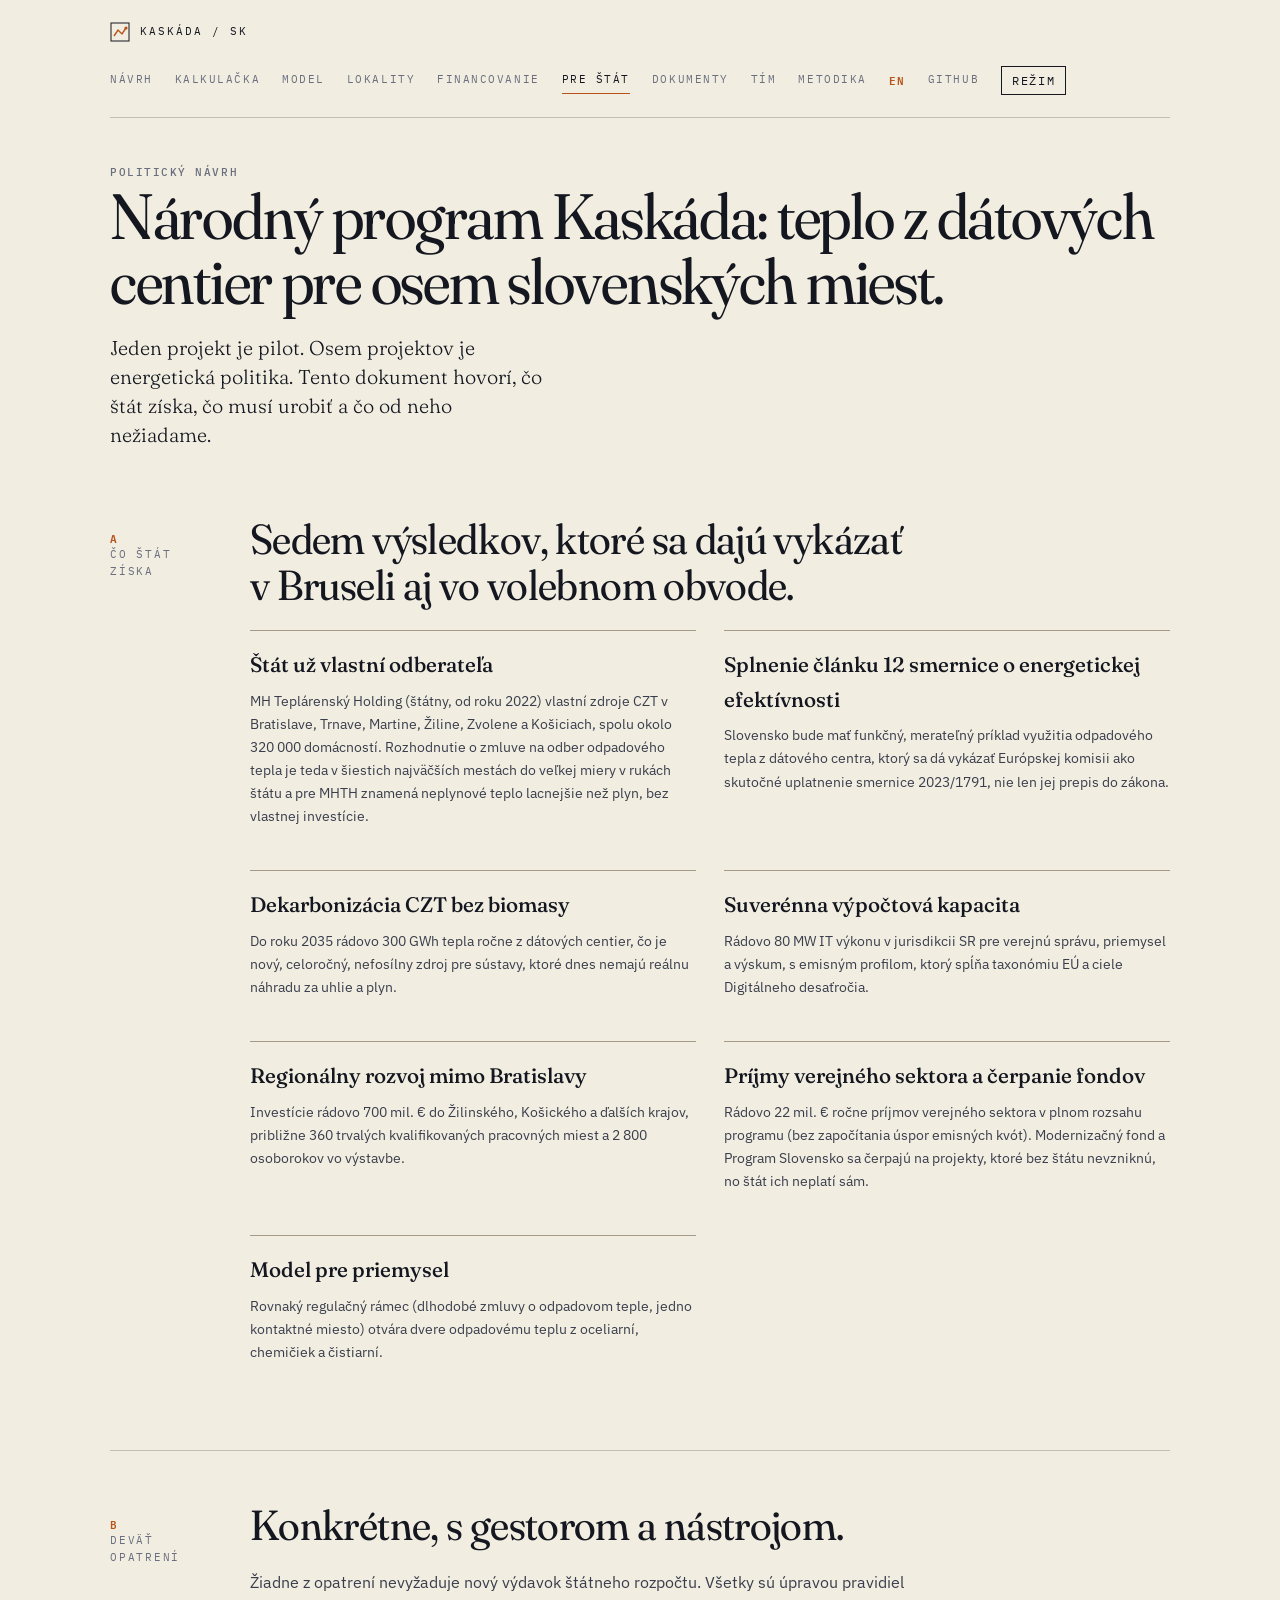
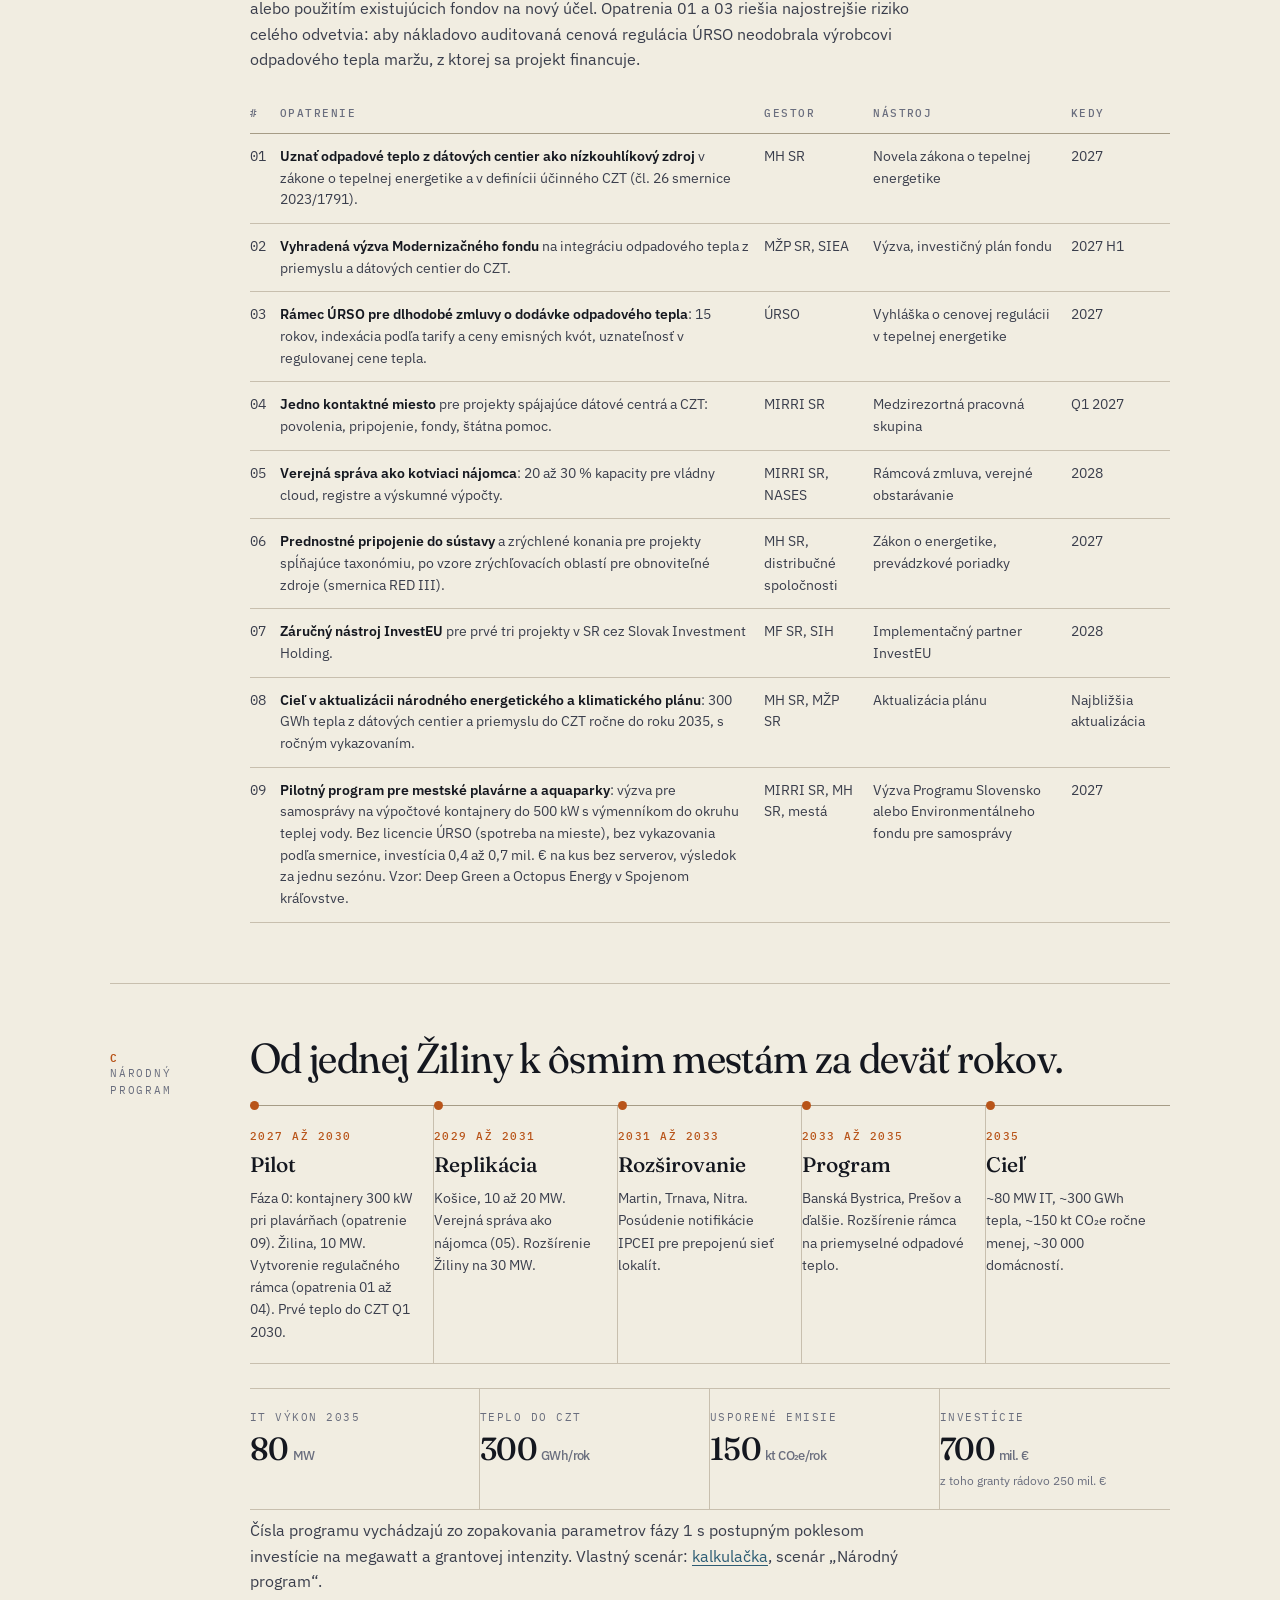
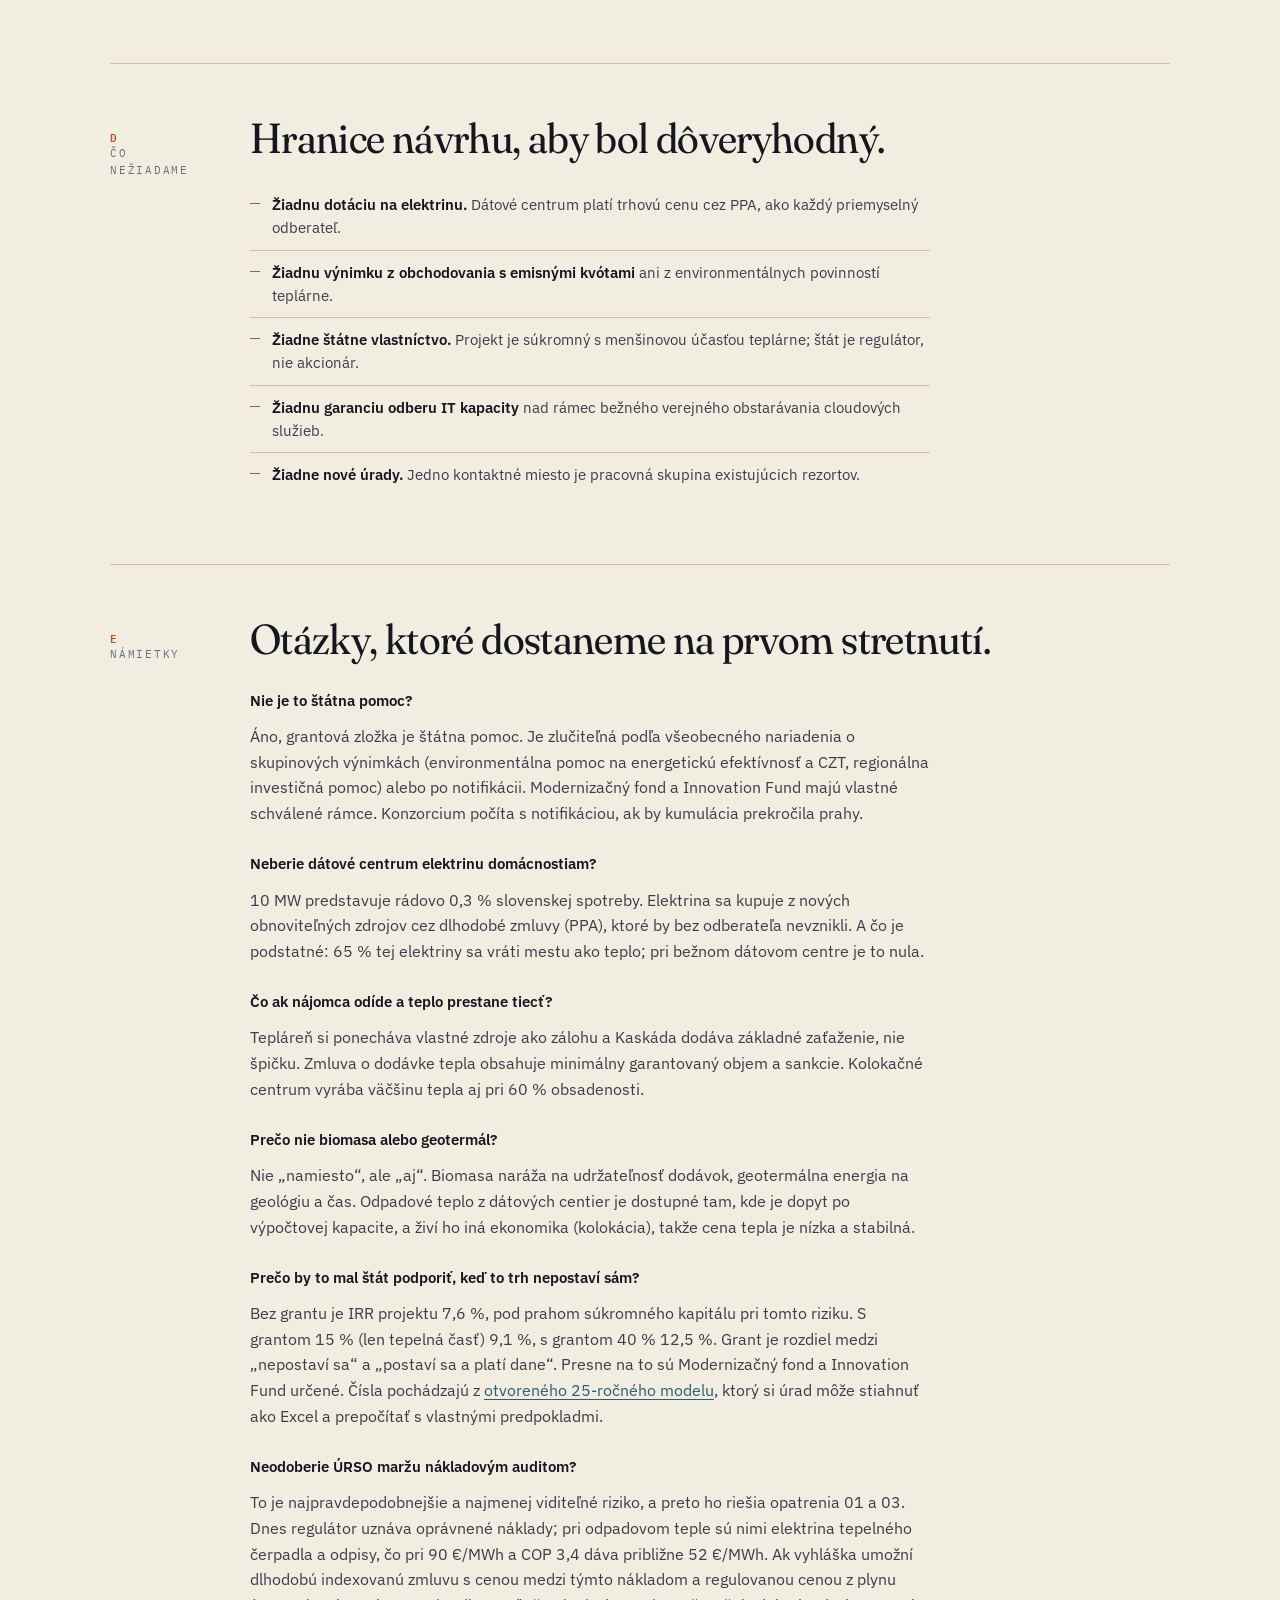
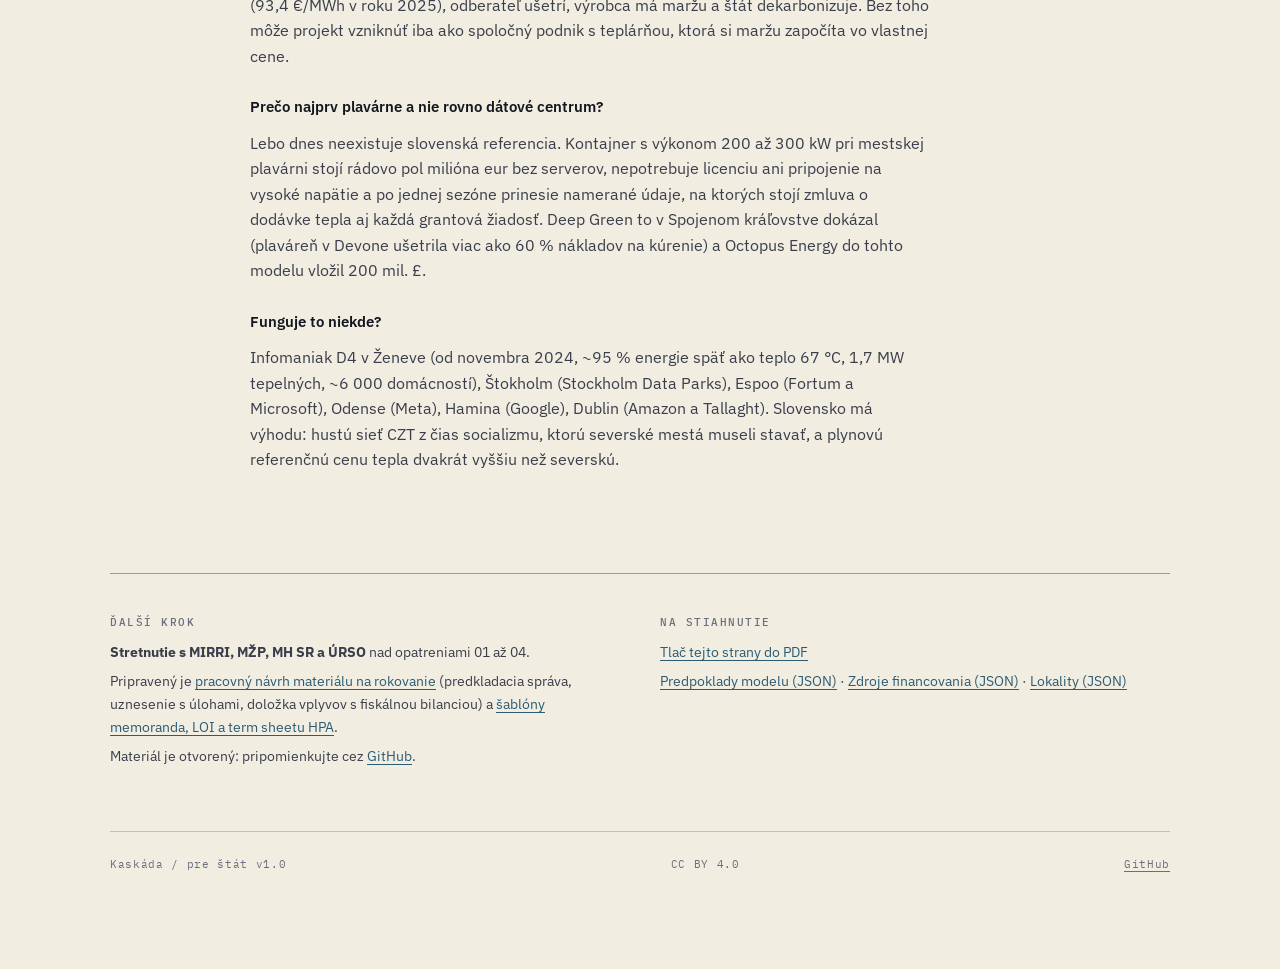
<file: pre-stat/index.html>
<!doctype html>
<html lang="sk">
<head>
<meta charset="utf-8">
<meta name="viewport" content="width=device-width, initial-scale=1">
<title>Kaskáda: pre štát</title>
<meta name="description" content="Politický návrh pre Slovensko: čo štát získa z dátových centier dodávajúcich teplo do CZT, deväť konkrétnych opatrení, národný program do roku 2035 a odpovede na námietky.">
<link rel="icon" href="data:image/svg+xml,%3Csvg xmlns='http://www.w3.org/2000/svg' viewBox='0 0 20 20'%3E%3Crect x='1' y='1' width='18' height='18' fill='%23F1EDE1' stroke='%2314171F'/%3E%3Cpath d='M4 14 L8 8 L12 12 L16 6' fill='none' stroke='%23B85419' stroke-width='1.6'/%3E%3C/svg%3E">
<link rel="preconnect" href="https://fonts.googleapis.com">
<link rel="preconnect" href="https://fonts.gstatic.com" crossorigin>
<link rel="stylesheet" href="https://fonts.googleapis.com/css2?family=Fraunces:opsz,wght,SOFT,WONK@9..144,300..900,0..100,0..1&family=IBM+Plex+Mono:wght@400;500;600&family=IBM+Plex+Sans:wght@300;400;500;600;700&display=swap">
<link rel="stylesheet" href="../assets/css/site.css">
</head>
<body>
<div class="page">

<nav class="nav" aria-label="Hlavná navigácia">
  <a class="brand" href="../">
    <svg width="20" height="20" viewBox="0 0 20 20" aria-hidden="true"><rect x="1" y="1" width="18" height="18" fill="none" stroke="currentColor"/><path d="M4 14 L8 8 L12 12 L16 6" fill="none" stroke="#B85419" stroke-width="1.4"/><circle cx="16" cy="6" r="1.6" fill="#B85419"/></svg>
    <span>Kaskáda / SK</span>
  </a>
  <div class="nav-links">
    <a href="../">Návrh</a><a href="../kalkulacka/">Kalkulačka</a><a href="../model/">Model</a><a href="../lokality/">Lokality</a><a href="../financovanie/">Financovanie</a><a href="./">Pre štát</a><a href="../dokumenty/">Dokumenty</a><a href="../tim/">Tím</a><a href="../metodika/">Metodika</a><a class="lang" href="../en/">EN</a><a class="gh" href="https://github.com/Pupno/kaskada">GitHub</a>
    <button class="btn" type="button" data-theme-toggle aria-label="Prepnúť tmavý režim" style="padding:6px 10px">Režim</button>
  </div>
</nav>

<span class="eyebrow">Politický návrh</span>
<h1 class="page-title">Národný program Kaskáda: teplo z dátových centier pre osem slovenských miest.</h1>
<p class="lead">Jeden projekt je pilot. Osem projektov je energetická politika. Tento dokument hovorí, čo štát získa, čo musí urobiť a čo od neho nežiadame.</p>

<section class="ch">
  <div class="ch-num"><b>A</b> Čo štát získa</div>
  <div class="ch-body">
    <h2>Sedem výsledkov, ktoré sa dajú vykázať v Bruseli aj vo volebnom obvode.</h2>
    <div class="grid-2">
      <div class="tile"><p class="t">Štát už vlastní odberateľa</p><p>MH Teplárenský Holding (štátny, od roku 2022) vlastní zdroje CZT v Bratislave, Trnave, Martine, Žiline, Zvolene a Košiciach, spolu okolo 320 000 domácností. Rozhodnutie o zmluve na odber odpadového tepla je teda v šiestich najväčších mestách do veľkej miery v rukách štátu a pre MHTH znamená neplynové teplo lacnejšie než plyn, bez vlastnej investície.</p></div>
      <div class="tile"><p class="t">Splnenie článku 12 smernice o energetickej efektívnosti</p><p>Slovensko bude mať funkčný, merateľný príklad využitia odpadového tepla z dátového centra, ktorý sa dá vykázať Európskej komisii ako skutočné uplatnenie smernice 2023/1791, nie len jej prepis do zákona.</p></div>
      <div class="tile"><p class="t">Dekarbonizácia CZT bez biomasy</p><p>Do roku 2035 rádovo 300 GWh tepla ročne z dátových centier, čo je nový, celoročný, nefosílny zdroj pre sústavy, ktoré dnes nemajú reálnu náhradu za uhlie a plyn.</p></div>
      <div class="tile"><p class="t">Suverénna výpočtová kapacita</p><p>Rádovo 80 MW IT výkonu v jurisdikcii SR pre verejnú správu, priemysel a výskum, s emisným profilom, ktorý spĺňa taxonómiu EÚ a ciele Digitálneho desaťročia.</p></div>
      <div class="tile"><p class="t">Regionálny rozvoj mimo Bratislavy</p><p>Investície rádovo 700 mil. € do Žilinského, Košického a ďalších krajov, približne 360 trvalých kvalifikovaných pracovných miest a 2 800 osoborokov vo výstavbe.</p></div>
      <div class="tile"><p class="t">Príjmy verejného sektora a čerpanie fondov</p><p>Rádovo 22 mil. € ročne príjmov verejného sektora v plnom rozsahu programu (bez započítania úspor emisných kvót). Modernizačný fond a Program Slovensko sa čerpajú na projekty, ktoré bez štátu nevzniknú, no štát ich neplatí sám.</p></div>
      <div class="tile"><p class="t">Model pre priemysel</p><p>Rovnaký regulačný rámec (dlhodobé zmluvy o odpadovom teple, jedno kontaktné miesto) otvára dvere odpadovému teplu z oceliarní, chemičiek a čistiarní.</p></div>
    </div>
  </div>
</section>

<section class="ch">
  <div class="ch-num"><b>B</b> Deväť opatrení</div>
  <div class="ch-body">
    <h2>Konkrétne, s gestorom a nástrojom.</h2>
    <p>Žiadne z opatrení nevyžaduje nový výdavok štátneho rozpočtu. Všetky sú úpravou pravidiel alebo použitím existujúcich fondov na nový účel. Opatrenia 01 a 03 riešia najostrejšie riziko celého odvetvia: aby nákladovo auditovaná cenová regulácia ÚRSO neodobrala výrobcovi odpadového tepla maržu, z ktorej sa projekt financuje.</p>
    <div class="table-wrap">
      <table>
        <thead><tr><th>#</th><th>Opatrenie</th><th>Gestor</th><th>Nástroj</th><th>Kedy</th></tr></thead>
        <tbody>
          <tr><td class="mono">01</td><td><strong>Uznať odpadové teplo z dátových centier ako nízkouhlíkový zdroj</strong> v zákone o tepelnej energetike a v definícii účinného CZT (čl. 26 smernice 2023/1791).</td><td>MH SR</td><td>Novela zákona o tepelnej energetike</td><td>2027</td></tr>
          <tr><td class="mono">02</td><td><strong>Vyhradená výzva Modernizačného fondu</strong> na integráciu odpadového tepla z priemyslu a dátových centier do CZT.</td><td>MŽP SR, SIEA</td><td>Výzva, investičný plán fondu</td><td>2027 H1</td></tr>
          <tr><td class="mono">03</td><td><strong>Rámec ÚRSO pre dlhodobé zmluvy o dodávke odpadového tepla</strong>: 15 rokov, indexácia podľa tarify a ceny emisných kvót, uznateľnosť v regulovanej cene tepla.</td><td>ÚRSO</td><td>Vyhláška o cenovej regulácii v tepelnej energetike</td><td>2027</td></tr>
          <tr><td class="mono">04</td><td><strong>Jedno kontaktné miesto</strong> pre projekty spájajúce dátové centrá a CZT: povolenia, pripojenie, fondy, štátna pomoc.</td><td>MIRRI SR</td><td>Medzirezortná pracovná skupina</td><td>Q1 2027</td></tr>
          <tr><td class="mono">05</td><td><strong>Verejná správa ako kotviaci nájomca</strong>: 20 až 30 % kapacity pre vládny cloud, registre a výskumné výpočty.</td><td>MIRRI SR, NASES</td><td>Rámcová zmluva, verejné obstarávanie</td><td>2028</td></tr>
          <tr><td class="mono">06</td><td><strong>Prednostné pripojenie do sústavy</strong> a zrýchlené konania pre projekty spĺňajúce taxonómiu, po vzore zrýchľovacích oblastí pre obnoviteľné zdroje (smernica RED III).</td><td>MH SR, distribučné spoločnosti</td><td>Zákon o energetike, prevádzkové poriadky</td><td>2027</td></tr>
          <tr><td class="mono">07</td><td><strong>Záručný nástroj InvestEU</strong> pre prvé tri projekty v SR cez Slovak Investment Holding.</td><td>MF SR, SIH</td><td>Implementačný partner InvestEU</td><td>2028</td></tr>
          <tr><td class="mono">08</td><td><strong>Cieľ v aktualizácii národného energetického a klimatického plánu</strong>: 300 GWh tepla z dátových centier a priemyslu do CZT ročne do roku 2035, s ročným vykazovaním.</td><td>MH SR, MŽP SR</td><td>Aktualizácia plánu</td><td>Najbližšia aktualizácia</td></tr>
          <tr><td class="mono">09</td><td><strong>Pilotný program pre mestské plavárne a aquaparky</strong>: výzva pre samosprávy na výpočtové kontajnery do 500 kW s výmenníkom do okruhu teplej vody. Bez licencie ÚRSO (spotreba na mieste), bez vykazovania podľa smernice, investícia 0,4 až 0,7 mil. € na kus bez serverov, výsledok za jednu sezónu. Vzor: Deep Green a Octopus Energy v Spojenom kráľovstve.</td><td>MIRRI SR, MH SR, mestá</td><td>Výzva Programu Slovensko alebo Environmentálneho fondu pre samosprávy</td><td>2027</td></tr>
        </tbody>
      </table>
    </div>
  </div>
</section>

<section class="ch">
  <div class="ch-num"><b>C</b> Národný program</div>
  <div class="ch-body">
    <h2>Od jednej Žiliny k ôsmim mestám za deväť rokov.</h2>
    <div class="timeline">
      <div class="phase"><span class="p-t">2027 až 2030</span><span class="p-y">Pilot</span><p>Fáza 0: kontajnery 300 kW pri plavárňach (opatrenie 09). Žilina, 10 MW. Vytvorenie regulačného rámca (opatrenia 01 až 04). Prvé teplo do CZT Q1 2030.</p></div>
      <div class="phase"><span class="p-t">2029 až 2031</span><span class="p-y">Replikácia</span><p>Košice, 10 až 20 MW. Verejná správa ako nájomca (05). Rozšírenie Žiliny na 30 MW.</p></div>
      <div class="phase"><span class="p-t">2031 až 2033</span><span class="p-y">Rozširovanie</span><p>Martin, Trnava, Nitra. Posúdenie notifikácie IPCEI pre prepojenú sieť lokalít.</p></div>
      <div class="phase"><span class="p-t">2033 až 2035</span><span class="p-y">Program</span><p>Banská Bystrica, Prešov a ďalšie. Rozšírenie rámca na priemyselné odpadové teplo.</p></div>
      <div class="phase"><span class="p-t">2035</span><span class="p-y">Cieľ</span><p>~80 MW IT, ~300 GWh tepla, ~150 kt CO₂e ročne menej, ~30 000 domácností.</p></div>
    </div>
    <div class="kpi-grid">
      <div class="kpi"><span class="k">IT výkon 2035</span><span class="v num">80<span class="unit">MW</span></span></div>
      <div class="kpi"><span class="k">Teplo do CZT</span><span class="v num">300<span class="unit">GWh/rok</span></span></div>
      <div class="kpi"><span class="k">Usporené emisie</span><span class="v num">150<span class="unit">kt CO₂e/rok</span></span></div>
      <div class="kpi"><span class="k">Investície</span><span class="v num">700<span class="unit">mil. €</span></span><span class="sub">z toho granty rádovo 250 mil. €</span></div>
    </div>
    <p>Čísla programu vychádzajú zo zopakovania parametrov fázy 1 s postupným poklesom investície na megawatt a grantovej intenzity. Vlastný scenár: <a href="../kalkulacka/">kalkulačka</a>, scenár „Národný program“.</p>
  </div>
</section>

<section class="ch">
  <div class="ch-num"><b>D</b> Čo nežiadame</div>
  <div class="ch-body">
    <h2>Hranice návrhu, aby bol dôveryhodný.</h2>
    <ul class="plain">
      <li><strong>Žiadnu dotáciu na elektrinu.</strong> Dátové centrum platí trhovú cenu cez PPA, ako každý priemyselný odberateľ.</li>
      <li><strong>Žiadnu výnimku z obchodovania s emisnými kvótami</strong> ani z environmentálnych povinností teplárne.</li>
      <li><strong>Žiadne štátne vlastníctvo.</strong> Projekt je súkromný s menšinovou účasťou teplárne; štát je regulátor, nie akcionár.</li>
      <li><strong>Žiadnu garanciu odberu IT kapacity</strong> nad rámec bežného verejného obstarávania cloudových služieb.</li>
      <li><strong>Žiadne nové úrady.</strong> Jedno kontaktné miesto je pracovná skupina existujúcich rezortov.</li>
    </ul>
  </div>
</section>

<section class="ch" id="namietky">
  <div class="ch-num"><b>E</b> Námietky</div>
  <div class="ch-body">
    <h2>Otázky, ktoré dostaneme na prvom stretnutí.</h2>
    <h3>Nie je to štátna pomoc?</h3>
    <p>Áno, grantová zložka je štátna pomoc. Je zlučiteľná podľa všeobecného nariadenia o skupinových výnimkách (environmentálna pomoc na energetickú efektívnosť a CZT, regionálna investičná pomoc) alebo po notifikácii. Modernizačný fond a Innovation Fund majú vlastné schválené rámce. Konzorcium počíta s notifikáciou, ak by kumulácia prekročila prahy.</p>
    <h3>Neberie dátové centrum elektrinu domácnostiam?</h3>
    <p>10 MW predstavuje rádovo 0,3 % slovenskej spotreby. Elektrina sa kupuje z nových obnoviteľných zdrojov cez dlhodobé zmluvy (PPA), ktoré by bez odberateľa nevznikli. A čo je podstatné: 65 % tej elektriny sa vráti mestu ako teplo; pri bežnom dátovom centre je to nula.</p>
    <h3>Čo ak nájomca odíde a teplo prestane tiecť?</h3>
    <p>Tepláreň si ponecháva vlastné zdroje ako zálohu a Kaskáda dodáva základné zaťaženie, nie špičku. Zmluva o dodávke tepla obsahuje minimálny garantovaný objem a sankcie. Kolokačné centrum vyrába väčšinu tepla aj pri 60 % obsadenosti.</p>
    <h3>Prečo nie biomasa alebo geotermál?</h3>
    <p>Nie „namiesto“, ale „aj“. Biomasa naráža na udržateľnosť dodávok, geotermálna energia na geológiu a čas. Odpadové teplo z dátových centier je dostupné tam, kde je dopyt po výpočtovej kapacite, a živí ho iná ekonomika (kolokácia), takže cena tepla je nízka a stabilná.</p>
    <h3>Prečo by to mal štát podporiť, keď to trh nepostaví sám?</h3>
    <p>Bez grantu je IRR projektu 7,6 %, pod prahom súkromného kapitálu pri tomto riziku. S grantom 15 % (len tepelná časť) 9,1 %, s grantom 40 % 12,5 %. Grant je rozdiel medzi „nepostaví sa“ a „postaví sa a platí dane“. Presne na to sú Modernizačný fond a Innovation Fund určené. Čísla pochádzajú z <a href="../model/">otvoreného 25-ročného modelu</a>, ktorý si úrad môže stiahnuť ako Excel a prepočítať s vlastnými predpokladmi.</p>
    <h3>Neodoberie ÚRSO maržu nákladovým auditom?</h3>
    <p>To je najpravdepodobnejšie a najmenej viditeľné riziko, a preto ho riešia opatrenia 01 a 03. Dnes regulátor uznáva oprávnené náklady; pri odpadovom teple sú nimi elektrina tepelného čerpadla a odpisy, čo pri 90 €/MWh a COP 3,4 dáva približne 52 €/MWh. Ak vyhláška umožní dlhodobú indexovanú zmluvu s cenou medzi týmto nákladom a regulovanou cenou z plynu (93,4 €/MWh v roku 2025), odberateľ ušetrí, výrobca má maržu a štát dekarbonizuje. Bez toho môže projekt vzniknúť iba ako spoločný podnik s teplárňou, ktorá si maržu započíta vo vlastnej cene.</p>
    <h3>Prečo najprv plavárne a nie rovno dátové centrum?</h3>
    <p>Lebo dnes neexistuje slovenská referencia. Kontajner s výkonom 200 až 300 kW pri mestskej plavárni stojí rádovo pol milióna eur bez serverov, nepotrebuje licenciu ani pripojenie na vysoké napätie a po jednej sezóne prinesie namerané údaje, na ktorých stojí zmluva o dodávke tepla aj každá grantová žiadosť. Deep Green to v Spojenom kráľovstve dokázal (plaváreň v Devone ušetrila viac ako 60 % nákladov na kúrenie) a Octopus Energy do tohto modelu vložil 200 mil. £.</p>
    <h3>Funguje to niekde?</h3>
    <p>Infomaniak D4 v Ženeve (od novembra 2024, ~95 % energie späť ako teplo 67 °C, 1,7 MW tepelných, ~6 000 domácností), Štokholm (Stockholm Data Parks), Espoo (Fortum a Microsoft), Odense (Meta), Hamina (Google), Dublin (Amazon a Tallaght). Slovensko má výhodu: hustú sieť CZT z čias socializmu, ktorú severské mestá museli stavať, a plynovú referenčnú cenu tepla dvakrát vyššiu než severskú.</p>
  </div>
</section>

<div class="sig">
  <div>
    <h4>Ďalší krok</h4>
    <p><b>Stretnutie s MIRRI, MŽP, MH SR a ÚRSO</b> nad opatreniami 01 až 04.</p>
    <p>Pripravený je <a href="../dokumenty/material/">pracovný návrh materiálu na rokovanie</a> (predkladacia správa, uznesenie s úlohami, doložka vplyvov s fiskálnou bilanciou) a <a href="../dokumenty/sablony/">šablóny memoranda, LOI a term sheetu HPA</a>.</p>
    <p>Materiál je otvorený: pripomienkujte cez <a href="https://github.com/Pupno/kaskada">GitHub</a>.</p>
  </div>
  <div>
    <h4>Na stiahnutie</h4>
    <p><a href="javascript:window.print()">Tlač tejto strany do PDF</a></p>
    <p><a href="../data/assumptions.json">Predpoklady modelu (JSON)</a> · <a href="../data/funding.json">Zdroje financovania (JSON)</a> · <a href="../data/locations.json">Lokality (JSON)</a></p>
  </div>
</div>

<footer class="foot">
  <span>Kaskáda / pre štát v1.0</span>
  <span>CC BY 4.0</span>
  <span><a href="https://github.com/Pupno/kaskada">GitHub</a></span>
</footer>

</div>
<script src="../assets/js/site.js"></script>
</body>
</html>
</file>
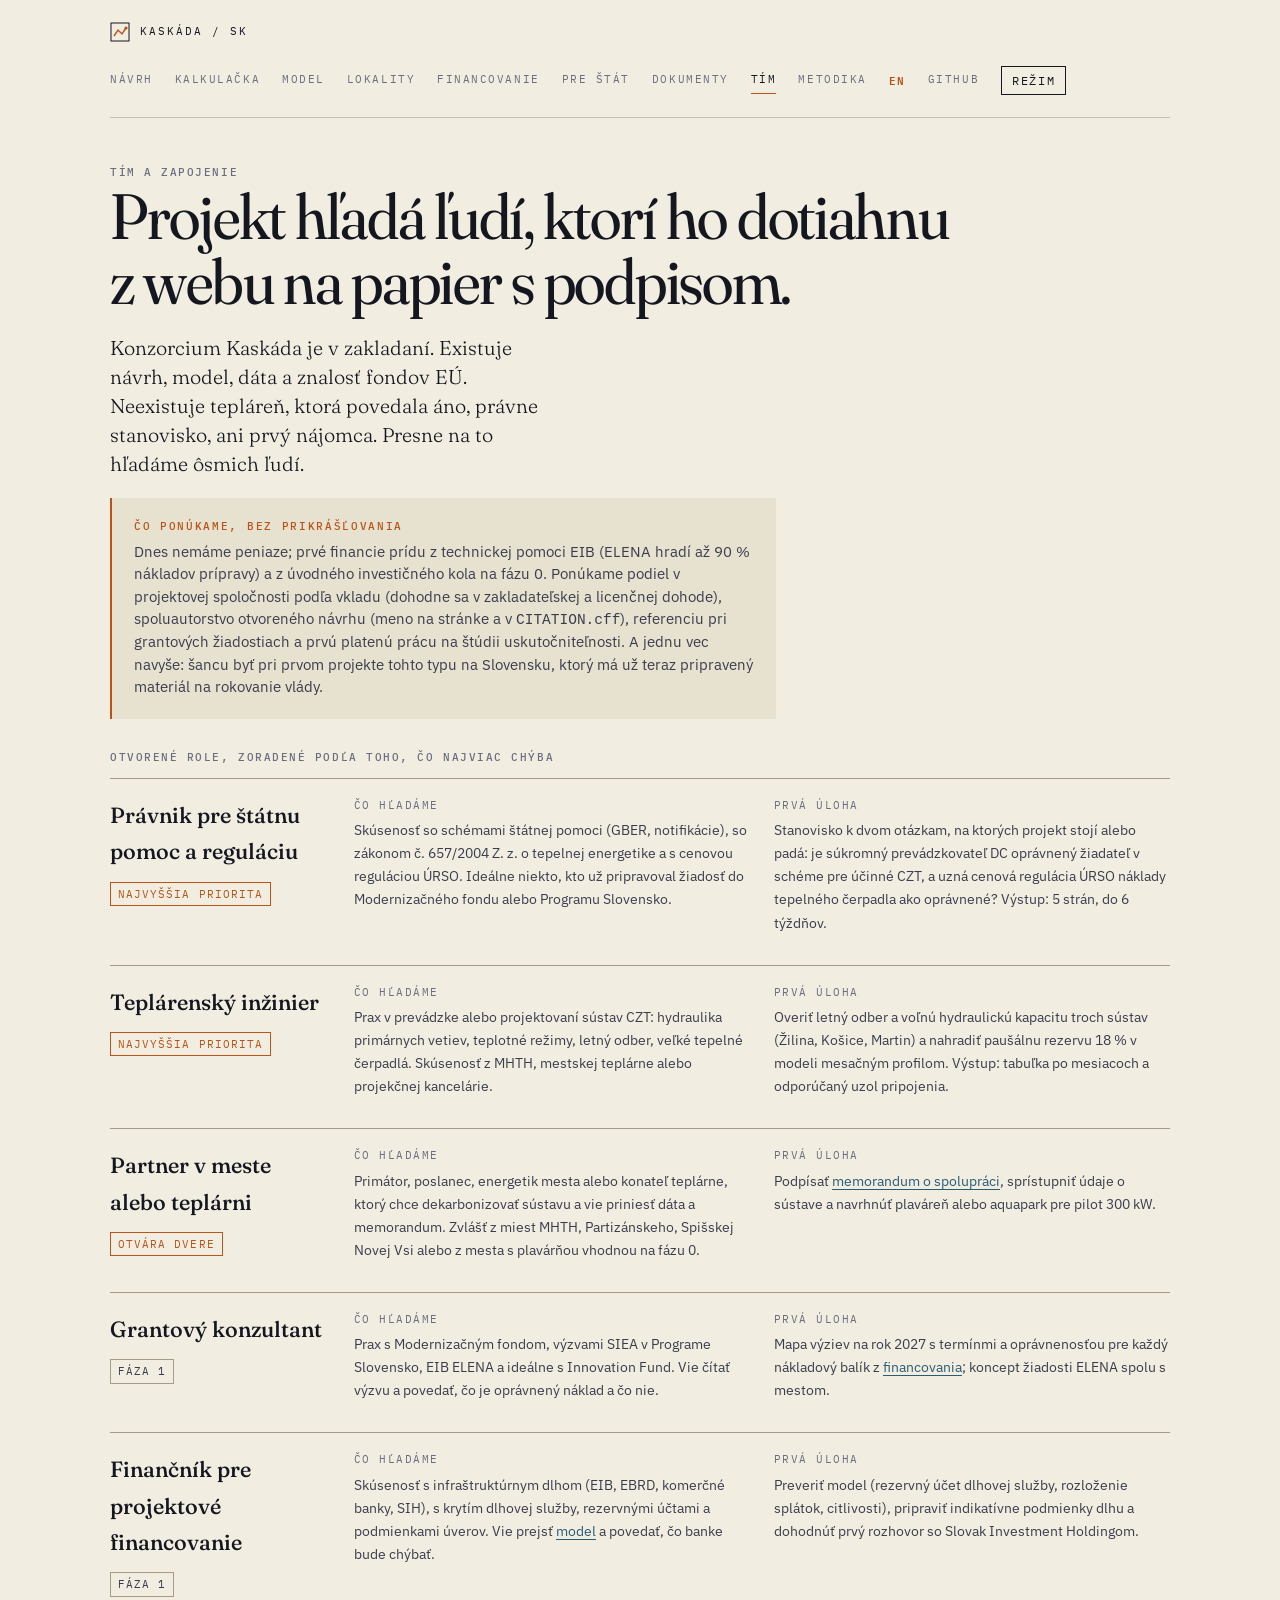
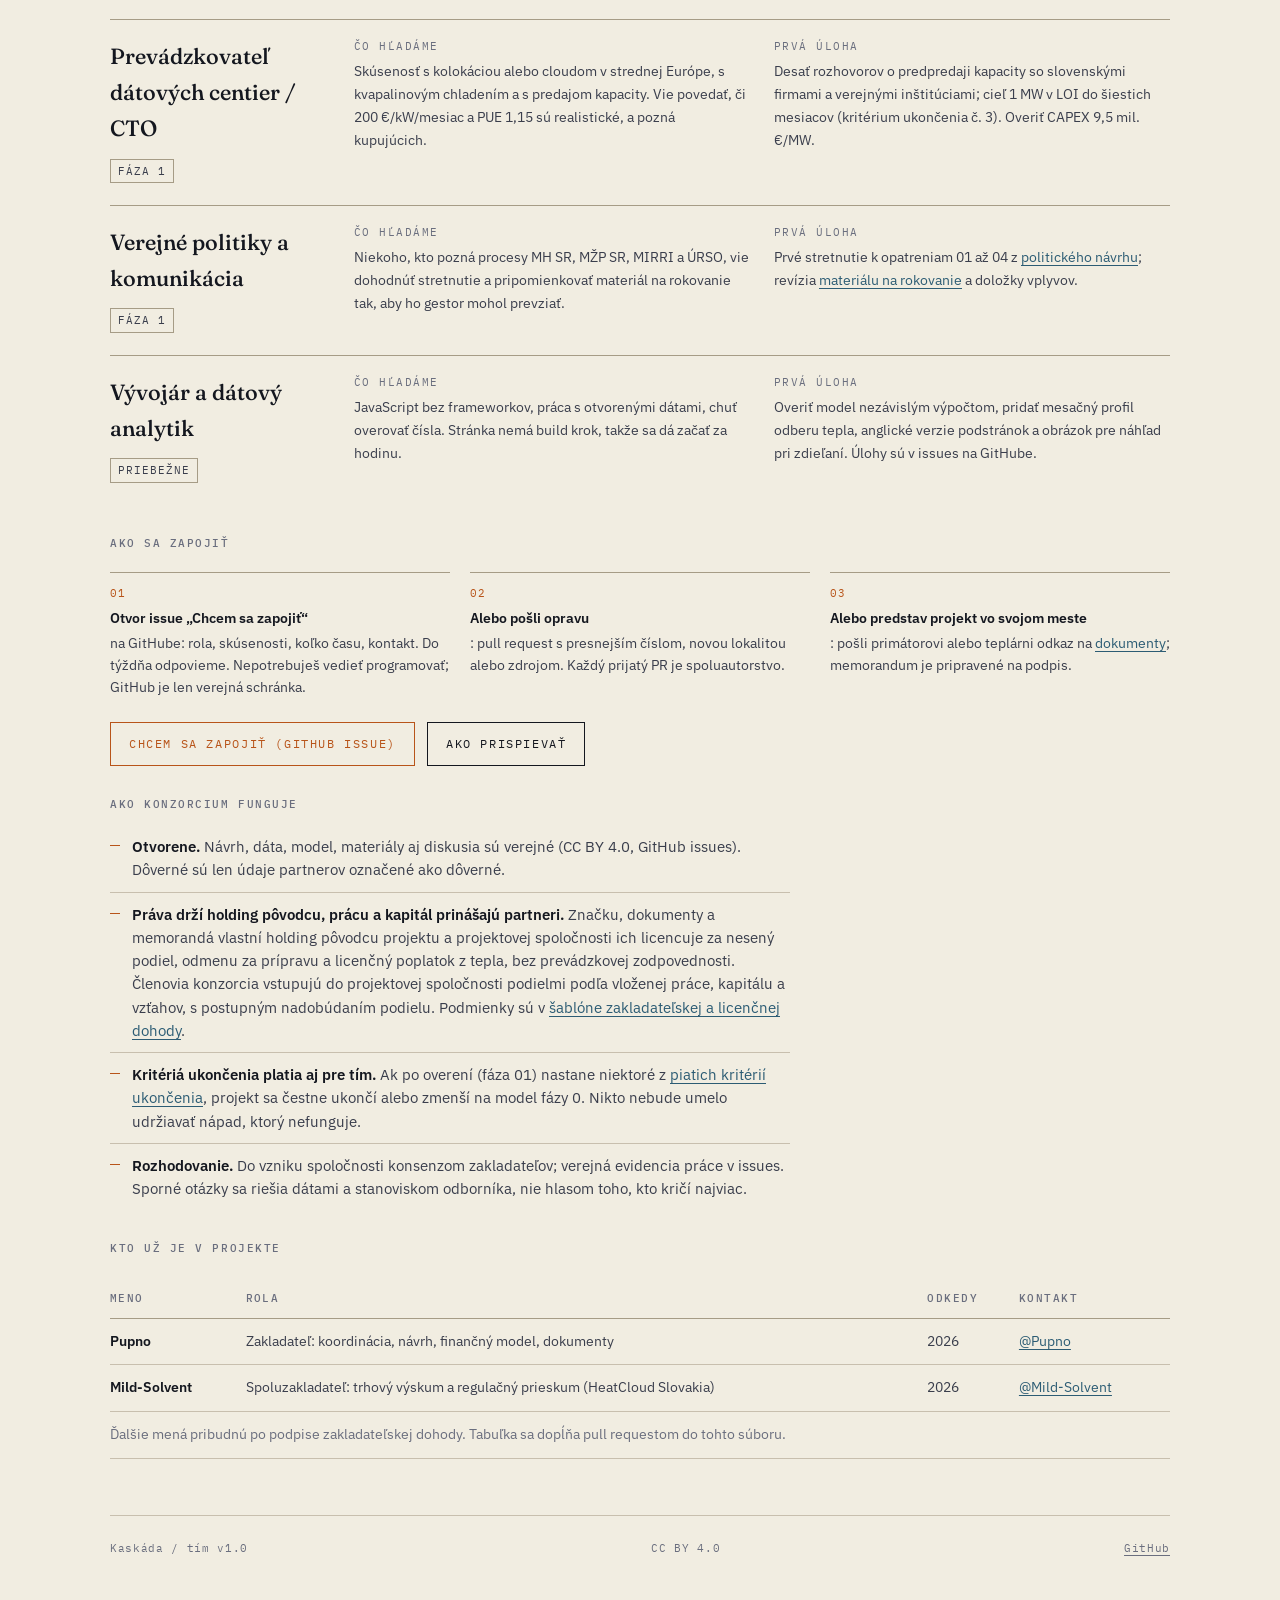
<file: tim/index.html>
<!doctype html>
<html lang="sk">
<head>
<meta charset="utf-8">
<meta name="viewport" content="width=device-width, initial-scale=1">
<title>Kaskáda: tím a zapojenie</title>
<meta name="description" content="Otvorené role v konzorciu Kaskáda: teplárenský inžinier, právnik na štátnu pomoc, grantový konzultant, finančník, prevádzkovateľ dátových centier, partner v meste alebo teplárni. Ako sa zapojiť.">
<link rel="icon" href="data:image/svg+xml,%3Csvg xmlns='http://www.w3.org/2000/svg' viewBox='0 0 20 20'%3E%3Crect x='1' y='1' width='18' height='18' fill='%23F1EDE1' stroke='%2314171F'/%3E%3Cpath d='M4 14 L8 8 L12 12 L16 6' fill='none' stroke='%23B85419' stroke-width='1.6'/%3E%3C/svg%3E">
<link rel="preconnect" href="https://fonts.googleapis.com">
<link rel="preconnect" href="https://fonts.gstatic.com" crossorigin>
<link rel="stylesheet" href="https://fonts.googleapis.com/css2?family=Fraunces:opsz,wght,SOFT,WONK@9..144,300..900,0..100,0..1&family=IBM+Plex+Mono:wght@400;500;600&family=IBM+Plex+Sans:wght@300;400;500;600;700&display=swap">
<link rel="stylesheet" href="../assets/css/site.css">
<style>
  .role { border-top: 1px solid var(--rule-strong); padding: 18px 0 22px; display: grid; grid-template-columns: 220px 1fr 1fr; gap: 24px; }
  @media (max-width: 860px) { .role { grid-template-columns: 1fr; gap: 10px; } }
  .role .t { font-family: var(--serif); font-size: 22px; font-weight: 500; color: var(--ink); margin: 0 0 6px; font-variation-settings: "opsz" 40, "SOFT" 30; }
  .role .k { font-family: var(--mono); font-size: 10.5px; letter-spacing: .14em; text-transform: uppercase; color: var(--ink-mute); display: block; margin-bottom: 6px; }
  .role p { font-size: 14px; margin: 0 0 8px; }
  .role .tag { display: inline-block; font-family: var(--mono); font-size: 10.5px; letter-spacing: .1em; text-transform: uppercase; padding: 3px 7px; border: 1px solid var(--rule-strong); color: var(--ink-2); margin-top: 6px; }
  .role .tag.hot { border-color: var(--accent); color: var(--accent); }
  .steps { counter-reset: s; list-style: none; padding: 0; margin: 20px 0; display: grid; grid-template-columns: repeat(3, 1fr); gap: 20px; }
  @media (max-width: 860px) { .steps { grid-template-columns: 1fr; } }
  .steps li { counter-increment: s; border-top: 1px solid var(--rule-strong); padding-top: 12px; font-size: 14px; color: var(--ink-2); }
  .steps li::before { content: counter(s, decimal-leading-zero); display: block; font-family: var(--mono); font-size: 11px; color: var(--accent); letter-spacing: .1em; margin-bottom: 6px; }
  .steps li b { display: block; color: var(--ink); font-weight: 600; margin-bottom: 4px; }
</style>
</head>
<body>
<div class="page">

<nav class="nav" aria-label="Hlavná navigácia">
  <a class="brand" href="../">
    <svg width="20" height="20" viewBox="0 0 20 20" aria-hidden="true"><rect x="1" y="1" width="18" height="18" fill="none" stroke="currentColor"/><path d="M4 14 L8 8 L12 12 L16 6" fill="none" stroke="#B85419" stroke-width="1.4"/><circle cx="16" cy="6" r="1.6" fill="#B85419"/></svg>
    <span>Kaskáda / SK</span>
  </a>
  <div class="nav-links">
    <a href="../">Návrh</a><a href="../kalkulacka/">Kalkulačka</a><a href="../model/">Model</a><a href="../lokality/">Lokality</a><a href="../financovanie/">Financovanie</a><a href="../pre-stat/">Pre štát</a><a href="../dokumenty/">Dokumenty</a><a href="./">Tím</a><a href="../metodika/">Metodika</a><a class="lang" href="../en/">EN</a><a class="gh" href="https://github.com/Pupno/kaskada">GitHub</a>
    <button class="btn" type="button" data-theme-toggle aria-label="Prepnúť tmavý režim" style="padding:6px 10px">Režim</button>
  </div>
</nav>

<span class="eyebrow">Tím a zapojenie</span>
<h1 class="page-title">Projekt hľadá ľudí, ktorí ho dotiahnu z webu na papier s podpisom.</h1>
<p class="lead">Konzorcium Kaskáda je v zakladaní. Existuje návrh, model, dáta a znalosť fondov EÚ. Neexistuje tepláreň, ktorá povedala áno, právne stanovisko, ani prvý nájomca. Presne na to hľadáme ôsmich ľudí.</p>

<div class="callout">
  <span class="lbl">Čo ponúkame, bez prikrášľovania</span>
  Dnes nemáme peniaze; prvé financie prídu z technickej pomoci EIB (ELENA hradí až 90 % nákladov prípravy) a z úvodného investičného kola na fázu 0. Ponúkame podiel v projektovej spoločnosti podľa vkladu (dohodne sa v zakladateľskej a licenčnej dohode), spoluautorstvo otvoreného návrhu (meno na stránke a v <code>CITATION.cff</code>), referenciu pri grantových žiadostiach a prvú platenú prácu na štúdii uskutočniteľnosti. A jednu vec navyše: šancu byť pri prvom projekte tohto typu na Slovensku, ktorý má už teraz pripravený materiál na rokovanie vlády.
</div>

<h3 class="small-cap">Otvorené role, zoradené podľa toho, čo najviac chýba</h3>

<div class="role">
  <div><p class="t">Právnik pre štátnu pomoc a reguláciu</p><span class="tag hot">Najvyššia priorita</span></div>
  <div><span class="k">Čo hľadáme</span><p>Skúsenosť so schémami štátnej pomoci (GBER, notifikácie), so zákonom č. 657/2004 Z. z. o tepelnej energetike a s cenovou reguláciou ÚRSO. Ideálne niekto, kto už pripravoval žiadosť do Modernizačného fondu alebo Programu Slovensko.</p></div>
  <div><span class="k">Prvá úloha</span><p>Stanovisko k dvom otázkam, na ktorých projekt stojí alebo padá: je súkromný prevádzkovateľ DC oprávnený žiadateľ v schéme pre účinné CZT, a uzná cenová regulácia ÚRSO náklady tepelného čerpadla ako oprávnené? Výstup: 5 strán, do 6 týždňov.</p></div>
</div>

<div class="role">
  <div><p class="t">Teplárenský inžinier</p><span class="tag hot">Najvyššia priorita</span></div>
  <div><span class="k">Čo hľadáme</span><p>Prax v prevádzke alebo projektovaní sústav CZT: hydraulika primárnych vetiev, teplotné režimy, letný odber, veľké tepelné čerpadlá. Skúsenosť z MHTH, mestskej teplárne alebo projekčnej kancelárie.</p></div>
  <div><span class="k">Prvá úloha</span><p>Overiť letný odber a voľnú hydraulickú kapacitu troch sústav (Žilina, Košice, Martin) a nahradiť paušálnu rezervu 18 % v modeli mesačným profilom. Výstup: tabuľka po mesiacoch a odporúčaný uzol pripojenia.</p></div>
</div>

<div class="role">
  <div><p class="t">Partner v meste alebo teplárni</p><span class="tag hot">Otvára dvere</span></div>
  <div><span class="k">Čo hľadáme</span><p>Primátor, poslanec, energetik mesta alebo konateľ teplárne, ktorý chce dekarbonizovať sústavu a vie priniesť dáta a memorandum. Zvlášť z miest MHTH, Partizánskeho, Spišskej Novej Vsi alebo z mesta s plavárňou vhodnou na fázu 0.</p></div>
  <div><span class="k">Prvá úloha</span><p>Podpísať <a href="../dokumenty/sablony/">memorandum o spolupráci</a>, sprístupniť údaje o sústave a navrhnúť plaváreň alebo aquapark pre pilot 300 kW.</p></div>
</div>

<div class="role">
  <div><p class="t">Grantový konzultant</p><span class="tag">Fáza 1</span></div>
  <div><span class="k">Čo hľadáme</span><p>Prax s Modernizačným fondom, výzvami SIEA v Programe Slovensko, EIB ELENA a ideálne s Innovation Fund. Vie čítať výzvu a povedať, čo je oprávnený náklad a čo nie.</p></div>
  <div><span class="k">Prvá úloha</span><p>Mapa výziev na rok 2027 s termínmi a oprávnenosťou pre každý nákladový balík z <a href="../financovanie/">financovania</a>; koncept žiadosti ELENA spolu s mestom.</p></div>
</div>

<div class="role">
  <div><p class="t">Finančník pre projektové financovanie</p><span class="tag">Fáza 1</span></div>
  <div><span class="k">Čo hľadáme</span><p>Skúsenosť s infraštruktúrnym dlhom (EIB, EBRD, komerčné banky, SIH), s krytím dlhovej služby, rezervnými účtami a podmienkami úverov. Vie prejsť <a href="../model/">model</a> a povedať, čo banke bude chýbať.</p></div>
  <div><span class="k">Prvá úloha</span><p>Preveriť model (rezervný účet dlhovej služby, rozloženie splátok, citlivosti), pripraviť indikatívne podmienky dlhu a dohodnúť prvý rozhovor so Slovak Investment Holdingom.</p></div>
</div>

<div class="role">
  <div><p class="t">Prevádzkovateľ dátových centier / CTO</p><span class="tag">Fáza 1</span></div>
  <div><span class="k">Čo hľadáme</span><p>Skúsenosť s kolokáciou alebo cloudom v strednej Európe, s kvapalinovým chladením a s predajom kapacity. Vie povedať, či 200 €/kW/mesiac a PUE 1,15 sú realistické, a pozná kupujúcich.</p></div>
  <div><span class="k">Prvá úloha</span><p>Desať rozhovorov o predpredaji kapacity so slovenskými firmami a verejnými inštitúciami; cieľ 1 MW v LOI do šiestich mesiacov (kritérium ukončenia č. 3). Overiť CAPEX 9,5 mil. €/MW.</p></div>
</div>

<div class="role">
  <div><p class="t">Verejné politiky a komunikácia</p><span class="tag">Fáza 1</span></div>
  <div><span class="k">Čo hľadáme</span><p>Niekoho, kto pozná procesy MH SR, MŽP SR, MIRRI a ÚRSO, vie dohodnúť stretnutie a pripomienkovať materiál na rokovanie tak, aby ho gestor mohol prevziať.</p></div>
  <div><span class="k">Prvá úloha</span><p>Prvé stretnutie k opatreniam 01 až 04 z <a href="../pre-stat/">politického návrhu</a>; revízia <a href="../dokumenty/material/">materiálu na rokovanie</a> a doložky vplyvov.</p></div>
</div>

<div class="role">
  <div><p class="t">Vývojár a dátový analytik</p><span class="tag">Priebežne</span></div>
  <div><span class="k">Čo hľadáme</span><p>JavaScript bez frameworkov, práca s otvorenými dátami, chuť overovať čísla. Stránka nemá build krok, takže sa dá začať za hodinu.</p></div>
  <div><span class="k">Prvá úloha</span><p>Overiť model nezávislým výpočtom, pridať mesačný profil odberu tepla, anglické verzie podstránok a obrázok pre náhľad pri zdieľaní. Úlohy sú v issues na GitHube.</p></div>
</div>

<h3 class="small-cap">Ako sa zapojiť</h3>
<ol class="steps">
  <li><b>Otvor issue „Chcem sa zapojiť“</b> na GitHube: rola, skúsenosti, koľko času, kontakt. Do týždňa odpovieme. Nepotrebuješ vedieť programovať; GitHub je len verejná schránka.</li>
  <li><b>Alebo pošli opravu</b>: pull request s presnejším číslom, novou lokalitou alebo zdrojom. Každý prijatý PR je spoluautorstvo.</li>
  <li><b>Alebo predstav projekt vo svojom meste</b>: pošli primátorovi alebo teplárni odkaz na <a href="../dokumenty/">dokumenty</a>; memorandum je pripravené na podpis.</li>
</ol>
<div class="btn-row">
  <a class="btn accent" href="https://github.com/Pupno/kaskada/issues/new/choose">Chcem sa zapojiť (GitHub issue)</a>
  <a class="btn" href="https://github.com/Pupno/kaskada/blob/main/CONTRIBUTING.md">Ako prispievať</a>
</div>

<h3 class="small-cap">Ako konzorcium funguje</h3>
<ul class="plain">
  <li><strong>Otvorene.</strong> Návrh, dáta, model, materiály aj diskusia sú verejné (CC BY 4.0, GitHub issues). Dôverné sú len údaje partnerov označené ako dôverné.</li>
  <li><strong>Práva drží holding pôvodcu, prácu a kapitál prinášajú partneri.</strong> Značku, dokumenty a memorandá vlastní holding pôvodcu projektu a projektovej spoločnosti ich licencuje za nesený podiel, odmenu za prípravu a licenčný poplatok z tepla, bez prevádzkovej zodpovednosti. Členovia konzorcia vstupujú do projektovej spoločnosti podielmi podľa vloženej práce, kapitálu a vzťahov, s postupným nadobúdaním podielu. Podmienky sú v <a href="../dokumenty/sablony/#zakladatelska">šablóne zakladateľskej a licenčnej dohody</a>.</li>
  <li><strong>Kritériá ukončenia platia aj pre tím.</strong> Ak po overení (fáza 01) nastane niektoré z <a href="../#rizika">piatich kritérií ukončenia</a>, projekt sa čestne ukončí alebo zmenší na model fázy 0. Nikto nebude umelo udržiavať nápad, ktorý nefunguje.</li>
  <li><strong>Rozhodovanie.</strong> Do vzniku spoločnosti konsenzom zakladateľov; verejná evidencia práce v issues. Sporné otázky sa riešia dátami a stanoviskom odborníka, nie hlasom toho, kto kričí najviac.</li>
</ul>

<h3 class="small-cap">Kto už je v projekte</h3>
<div class="table-wrap">
  <table>
    <thead><tr><th>Meno</th><th>Rola</th><th>Odkedy</th><th>Kontakt</th></tr></thead>
    <tbody>
      <tr><td><strong>Pupno</strong></td><td>Zakladateľ: koordinácia, návrh, finančný model, dokumenty</td><td>2026</td><td><a href="https://github.com/Pupno">@Pupno</a></td></tr>
      <tr><td><strong>Mild-Solvent</strong></td><td>Spoluzakladateľ: trhový výskum a regulačný prieskum (HeatCloud Slovakia)</td><td>2026</td><td><a href="https://github.com/Mild-Solvent">@Mild-Solvent</a></td></tr>
      <tr><td class="muted" colspan="4">Ďalšie mená pribudnú po podpise zakladateľskej dohody. Tabuľka sa dopĺňa pull requestom do tohto súboru.</td></tr>
    </tbody>
  </table>
</div>

<footer class="foot">
  <span>Kaskáda / tím v1.0</span>
  <span>CC BY 4.0</span>
  <span><a href="https://github.com/Pupno/kaskada">GitHub</a></span>
</footer>

</div>
<script src="../assets/js/site.js"></script>
</body>
</html>
</file>
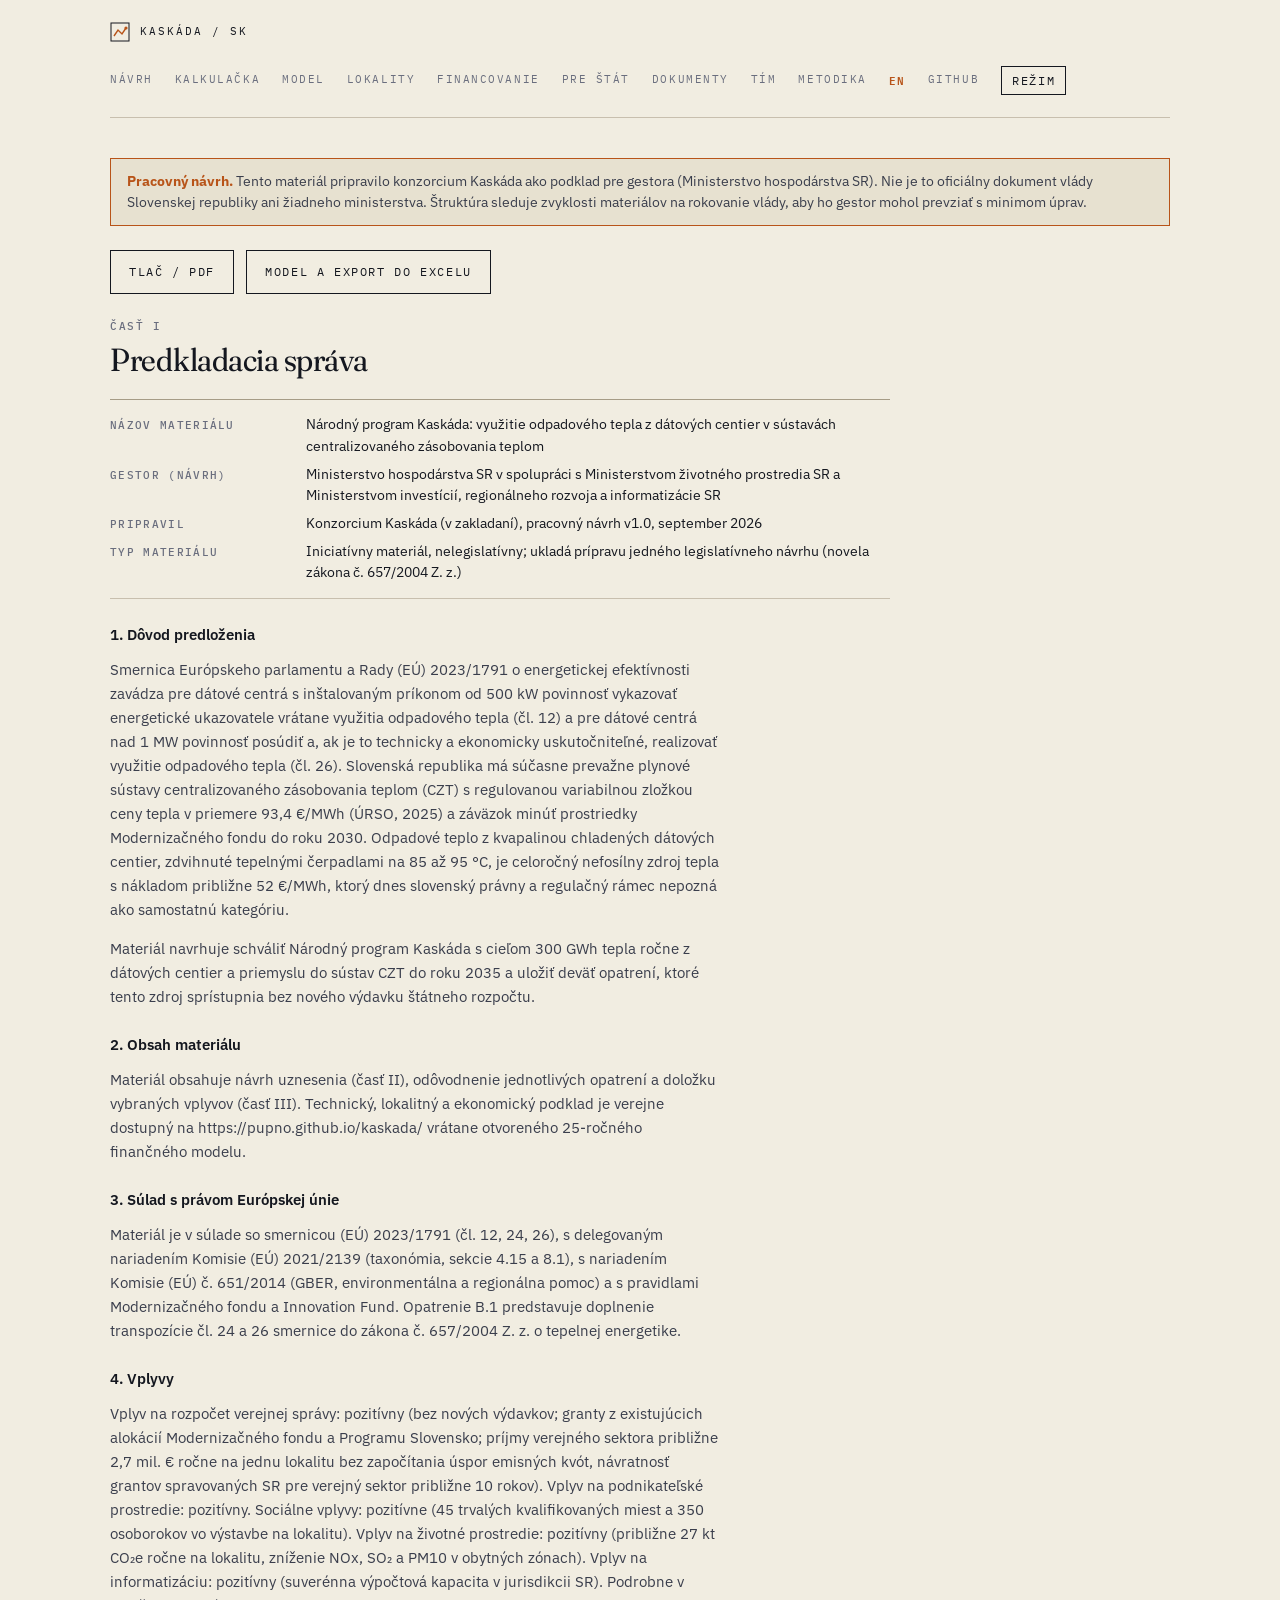
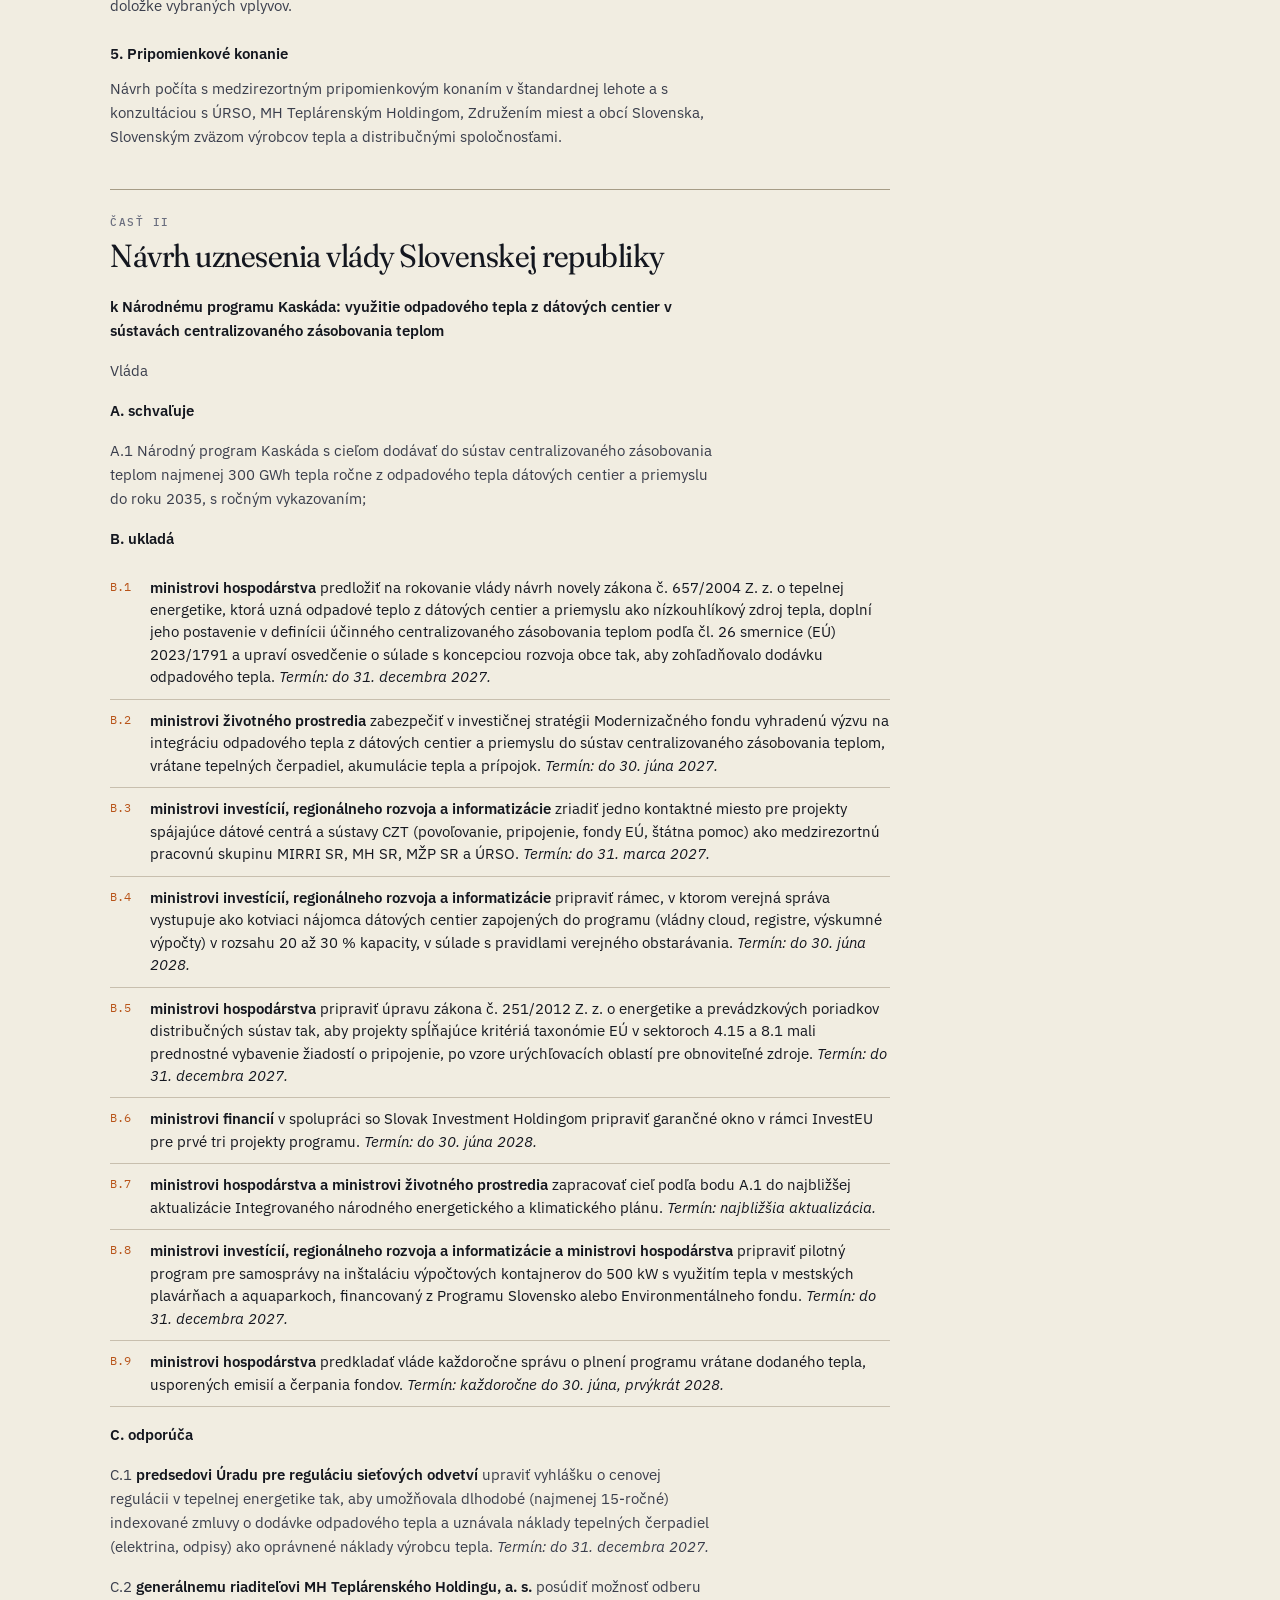
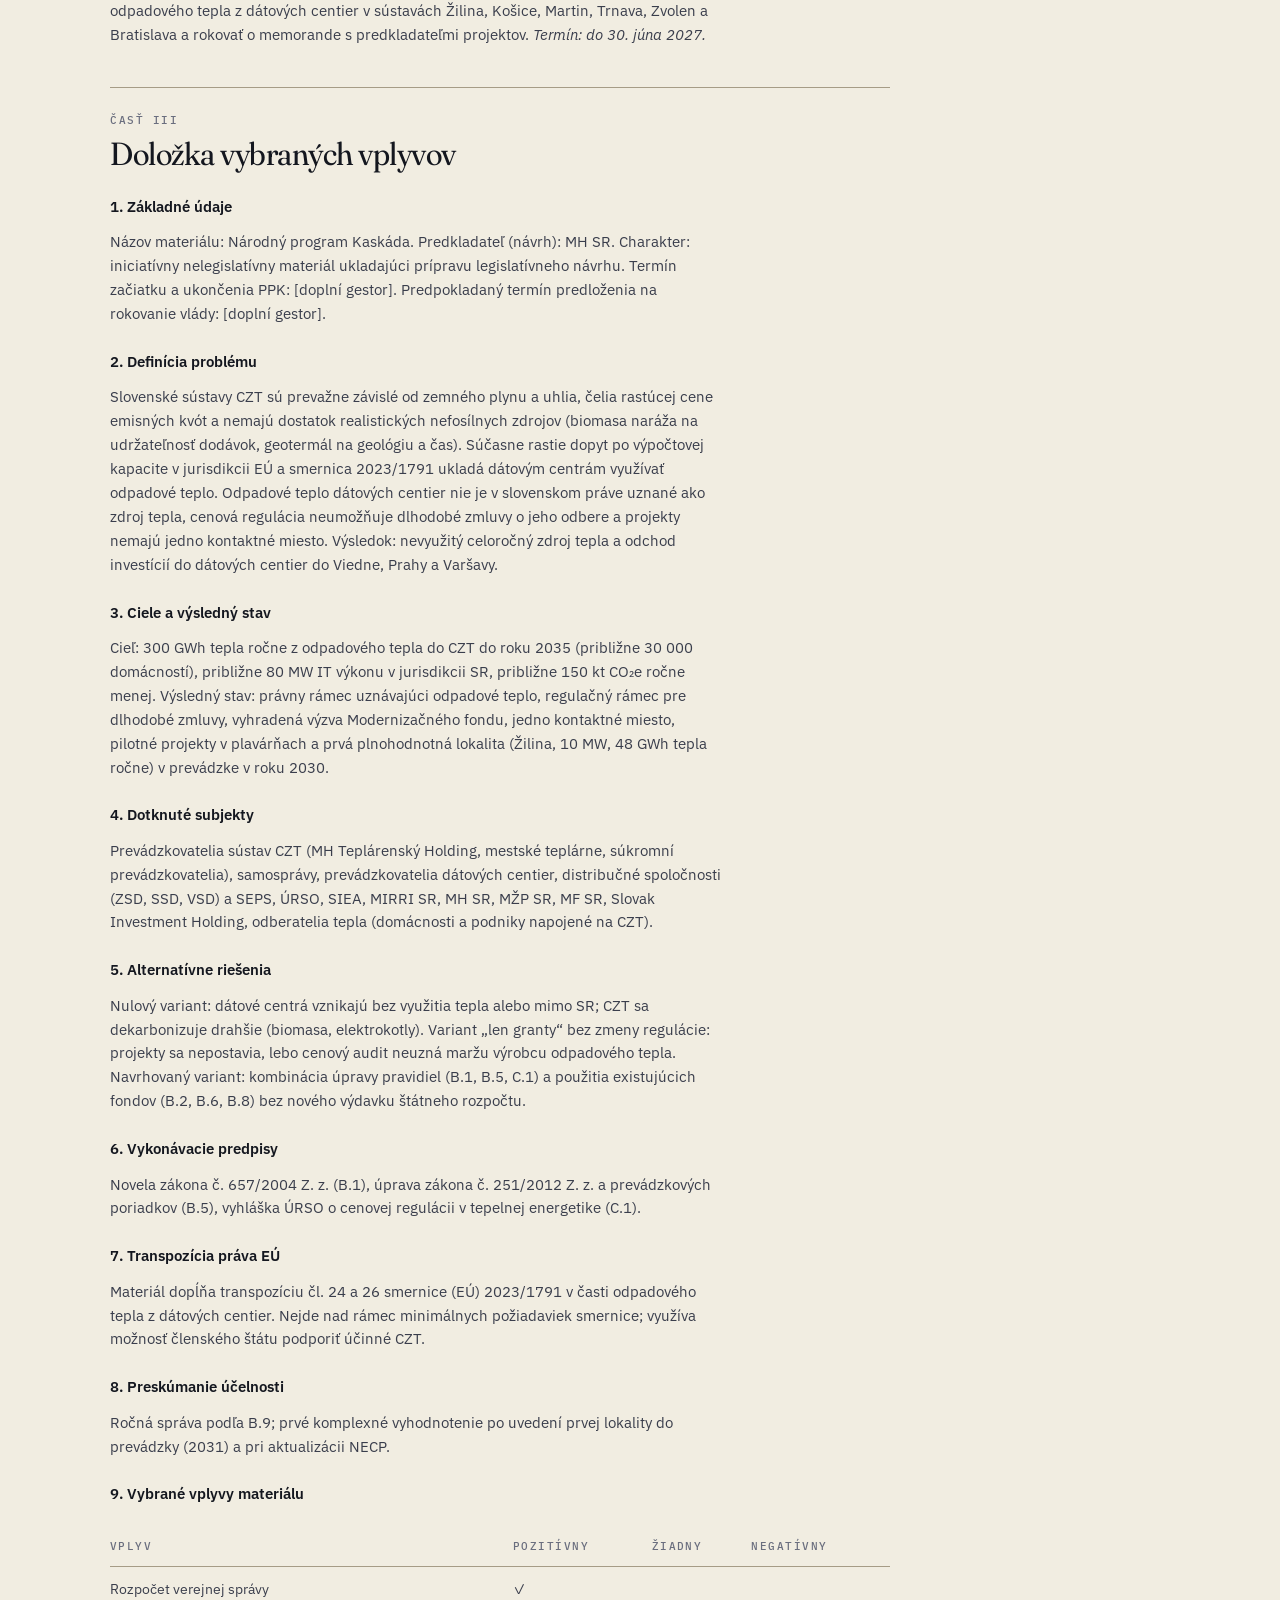
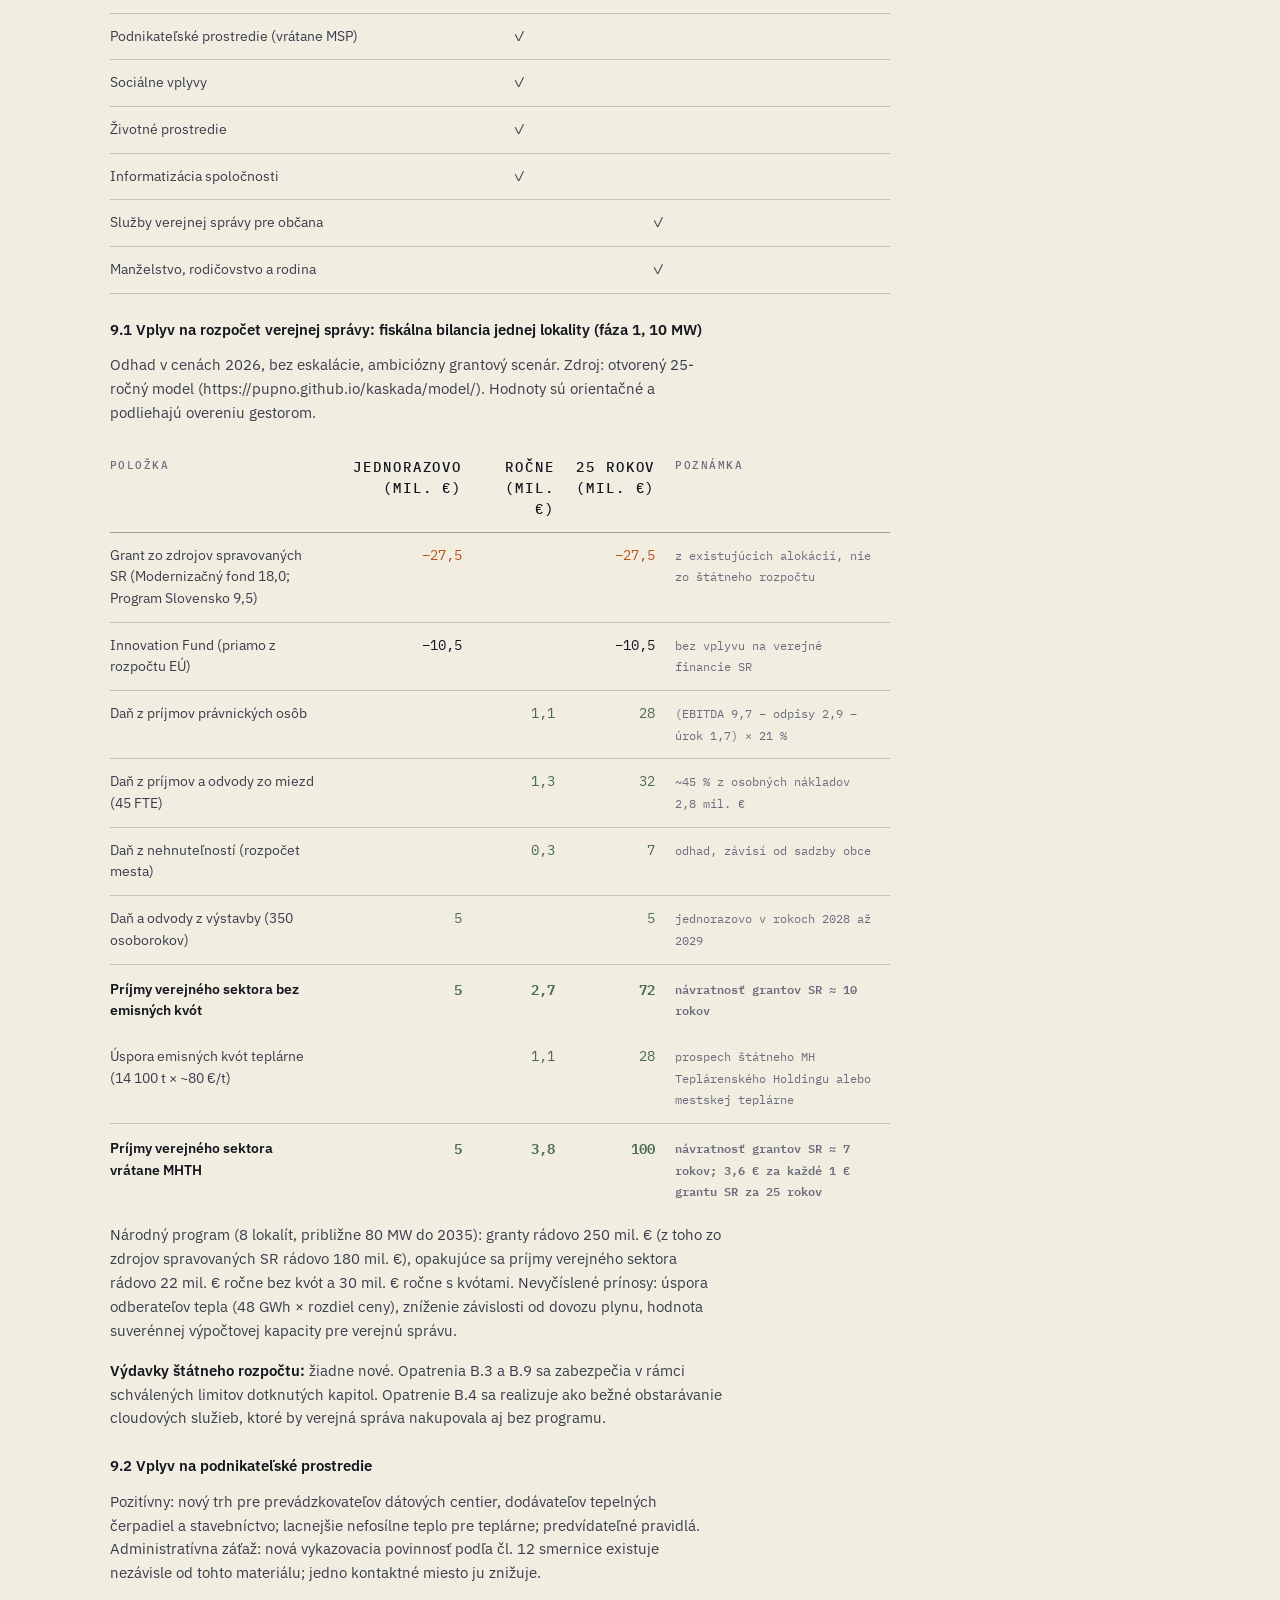
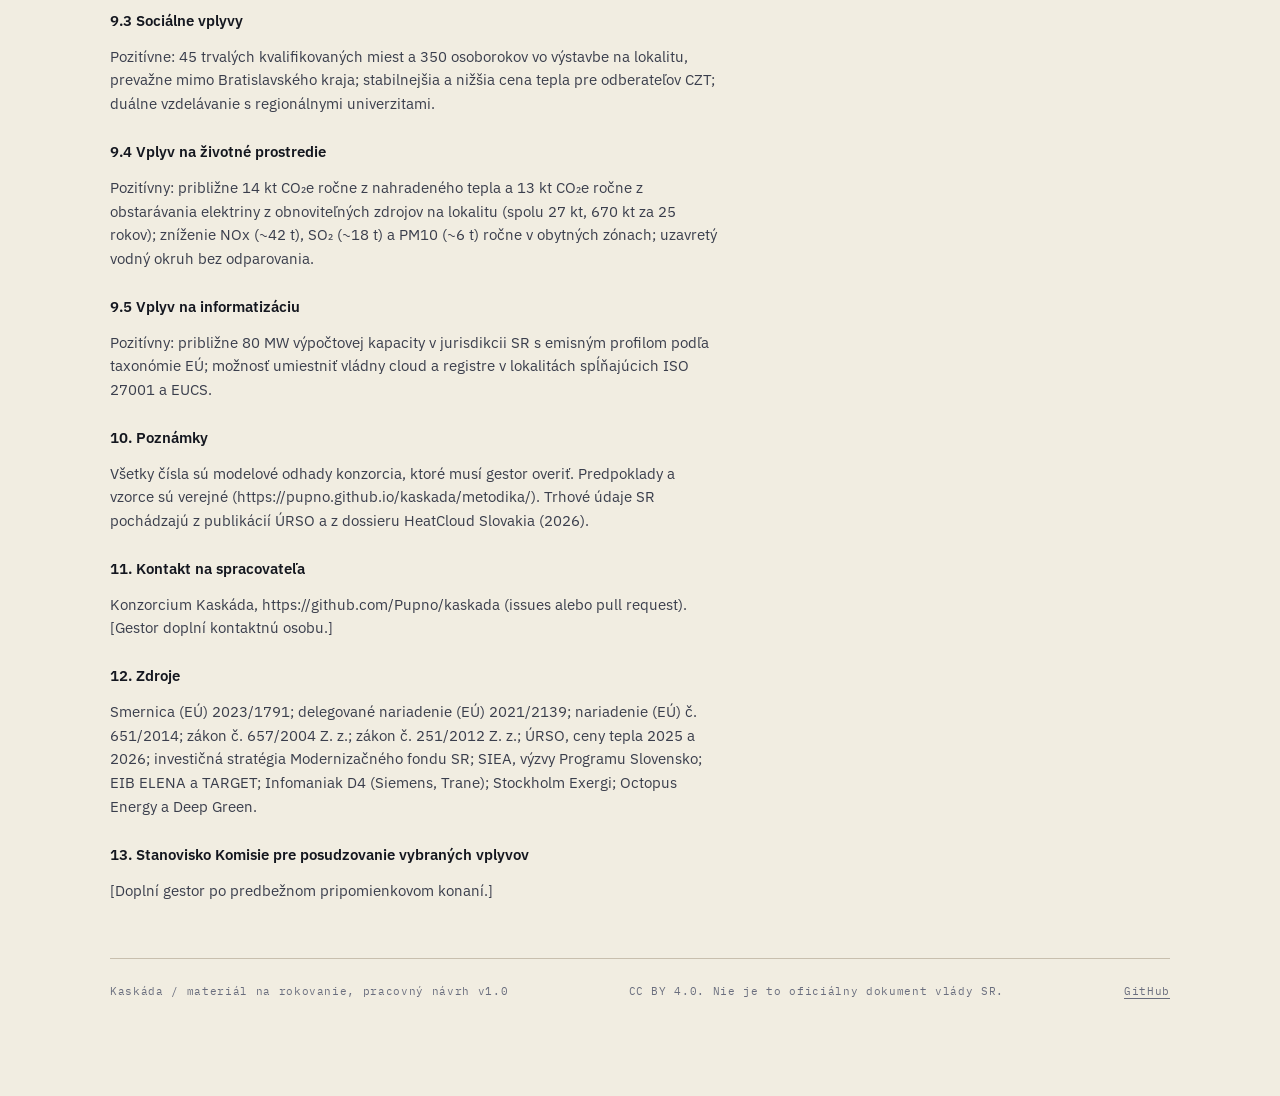
<file: dokumenty/material/index.html>
<!doctype html>
<html lang="sk">
<head>
<meta charset="utf-8">
<meta name="viewport" content="width=device-width, initial-scale=1">
<title>Kaskáda: materiál na rokovanie</title>
<meta name="description" content="Pracovný návrh materiálu na rokovanie: predkladacia správa, návrh uznesenia a doložka vybraných vplyvov pre Národný program Kaskáda (odpadové teplo z dátových centier do CZT).">
<link rel="icon" href="data:image/svg+xml,%3Csvg xmlns='http://www.w3.org/2000/svg' viewBox='0 0 20 20'%3E%3Crect x='1' y='1' width='18' height='18' fill='%23F1EDE1' stroke='%2314171F'/%3E%3Cpath d='M4 14 L8 8 L12 12 L16 6' fill='none' stroke='%23B85419' stroke-width='1.6'/%3E%3C/svg%3E">
<link rel="preconnect" href="https://fonts.googleapis.com">
<link rel="preconnect" href="https://fonts.gstatic.com" crossorigin>
<link rel="stylesheet" href="https://fonts.googleapis.com/css2?family=Fraunces:opsz,wght,SOFT,WONK@9..144,300..900,0..100,0..1&family=IBM+Plex+Mono:wght@400;500;600&family=IBM+Plex+Sans:wght@300;400;500;600;700&display=swap">
<link rel="stylesheet" href="../../assets/css/site.css">
<style>
  .doc { max-width: 78ch; }
  .doc h2 { font-size: clamp(24px, 3vw, 32px); margin-top: 8px; }
  .doc h3 { margin-top: 24px; }
  .doc p, .doc li { font-size: 14.5px; }
  .doc .meta { display: grid; grid-template-columns: 180px 1fr; gap: 6px 16px; font-size: 14px; border-top: 1px solid var(--rule-strong); border-bottom: 1px solid var(--rule); padding: 14px 0; margin: 18px 0 24px; }
  .doc .meta b { color: var(--ink-mute); font-weight: 500; font-family: var(--mono); font-size: 11px; letter-spacing: .12em; text-transform: uppercase; padding-top: 3px; }
  .doc .part { border-top: 1px solid var(--rule-strong); padding-top: 24px; margin-top: 40px; }
  .doc .part .eyebrow { display: block; margin-bottom: 8px; }
  .banner { background: var(--panel); border: 1px solid var(--accent); padding: 12px 16px; font-size: 13.5px; color: var(--ink-2); margin: 0 0 24px; }
  .banner b { color: var(--accent); }
  .doc ol.tasks { counter-reset: t; list-style: none; padding: 0; }
  .doc ol.tasks li { counter-increment: t; padding: 10px 0 10px 40px; position: relative; border-bottom: 1px solid var(--rule); }
  .doc ol.tasks li::before { content: "B." counter(t); position: absolute; left: 0; top: 11px; font-family: var(--mono); font-size: 12px; color: var(--accent); }
  @media print { .banner { border-color: #000; } .doc .part { break-before: page; } .doc .part:first-of-type { break-before: auto; } }
</style>
</head>
<body>
<div class="page">

<nav class="nav" aria-label="Hlavná navigácia">
  <a class="brand" href="../../">
    <svg width="20" height="20" viewBox="0 0 20 20" aria-hidden="true"><rect x="1" y="1" width="18" height="18" fill="none" stroke="currentColor"/><path d="M4 14 L8 8 L12 12 L16 6" fill="none" stroke="#B85419" stroke-width="1.4"/><circle cx="16" cy="6" r="1.6" fill="#B85419"/></svg>
    <span>Kaskáda / SK</span>
  </a>
  <div class="nav-links">
    <a href="../../">Návrh</a><a href="../../kalkulacka/">Kalkulačka</a><a href="../../model/">Model</a><a href="../../lokality/">Lokality</a><a href="../../financovanie/">Financovanie</a><a href="../../pre-stat/">Pre štát</a><a href="../">Dokumenty</a><a href="../../tim/">Tím</a><a href="../../metodika/">Metodika</a><a class="lang" href="../../en/">EN</a><a class="gh" href="https://github.com/Pupno/kaskada">GitHub</a>
    <button class="btn" type="button" data-theme-toggle aria-label="Prepnúť tmavý režim" style="padding:6px 10px">Režim</button>
  </div>
</nav>

<div class="banner"><b>Pracovný návrh.</b> Tento materiál pripravilo konzorcium Kaskáda ako podklad pre gestora (Ministerstvo hospodárstva SR). Nie je to oficiálny dokument vlády Slovenskej republiky ani žiadneho ministerstva. Štruktúra sleduje zvyklosti materiálov na rokovanie vlády, aby ho gestor mohol prevziať s minimom úprav.</div>

<div class="btn-row" style="margin-top:0"><a class="btn" href="javascript:window.print()">Tlač / PDF</a><a class="btn" href="../../model/">Model a export do Excelu</a></div>

<article class="doc">

<section class="part" style="border-top:0;margin-top:24px;padding-top:0">
<span class="eyebrow">Časť I</span>
<h2>Predkladacia správa</h2>
<div class="meta">
  <b>Názov materiálu</b><span>Národný program Kaskáda: využitie odpadového tepla z dátových centier v sústavách centralizovaného zásobovania teplom</span>
  <b>Gestor (návrh)</b><span>Ministerstvo hospodárstva SR v spolupráci s Ministerstvom životného prostredia SR a Ministerstvom investícií, regionálneho rozvoja a informatizácie SR</span>
  <b>Pripravil</b><span>Konzorcium Kaskáda (v zakladaní), pracovný návrh v1.0, september 2026</span>
  <b>Typ materiálu</b><span>Iniciatívny materiál, nelegislatívny; ukladá prípravu jedného legislatívneho návrhu (novela zákona č. 657/2004 Z. z.)</span>
</div>

<h3>1. Dôvod predloženia</h3>
<p>Smernica Európskeho parlamentu a Rady (EÚ) 2023/1791 o energetickej efektívnosti zavádza pre dátové centrá s inštalovaným príkonom od 500 kW povinnosť vykazovať energetické ukazovatele vrátane využitia odpadového tepla (čl. 12) a pre dátové centrá nad 1 MW povinnosť posúdiť a, ak je to technicky a ekonomicky uskutočniteľné, realizovať využitie odpadového tepla (čl. 26). Slovenská republika má súčasne prevažne plynové sústavy centralizovaného zásobovania teplom (CZT) s regulovanou variabilnou zložkou ceny tepla v priemere 93,4 €/MWh (ÚRSO, 2025) a záväzok minúť prostriedky Modernizačného fondu do roku 2030. Odpadové teplo z kvapalinou chladených dátových centier, zdvihnuté tepelnými čerpadlami na 85 až 95 °C, je celoročný nefosílny zdroj tepla s nákladom približne 52 €/MWh, ktorý dnes slovenský právny a regulačný rámec nepozná ako samostatnú kategóriu.</p>
<p>Materiál navrhuje schváliť Národný program Kaskáda s cieľom 300 GWh tepla ročne z dátových centier a priemyslu do sústav CZT do roku 2035 a uložiť deväť opatrení, ktoré tento zdroj sprístupnia bez nového výdavku štátneho rozpočtu.</p>

<h3>2. Obsah materiálu</h3>
<p>Materiál obsahuje návrh uznesenia (časť II), odôvodnenie jednotlivých opatrení a doložku vybraných vplyvov (časť III). Technický, lokalitný a ekonomický podklad je verejne dostupný na https://pupno.github.io/kaskada/ vrátane otvoreného 25-ročného finančného modelu.</p>

<h3>3. Súlad s právom Európskej únie</h3>
<p>Materiál je v súlade so smernicou (EÚ) 2023/1791 (čl. 12, 24, 26), s delegovaným nariadením Komisie (EÚ) 2021/2139 (taxonómia, sekcie 4.15 a 8.1), s nariadením Komisie (EÚ) č. 651/2014 (GBER, environmentálna a regionálna pomoc) a s pravidlami Modernizačného fondu a Innovation Fund. Opatrenie B.1 predstavuje doplnenie transpozície čl. 24 a 26 smernice do zákona č. 657/2004 Z. z. o tepelnej energetike.</p>

<h3>4. Vplyvy</h3>
<p>Vplyv na rozpočet verejnej správy: pozitívny (bez nových výdavkov; granty z existujúcich alokácií Modernizačného fondu a Programu Slovensko; príjmy verejného sektora približne 2,7 mil. € ročne na jednu lokalitu bez započítania úspor emisných kvót, návratnosť grantov spravovaných SR pre verejný sektor približne 10 rokov). Vplyv na podnikateľské prostredie: pozitívny. Sociálne vplyvy: pozitívne (45 trvalých kvalifikovaných miest a 350 osoborokov vo výstavbe na lokalitu). Vplyv na životné prostredie: pozitívny (približne 27 kt CO₂e ročne na lokalitu, zníženie NOx, SO₂ a PM10 v obytných zónach). Vplyv na informatizáciu: pozitívny (suverénna výpočtová kapacita v jurisdikcii SR). Podrobne v doložke vybraných vplyvov.</p>

<h3>5. Pripomienkové konanie</h3>
<p>Návrh počíta s medzirezortným pripomienkovým konaním v štandardnej lehote a s konzultáciou s ÚRSO, MH Teplárenským Holdingom, Združením miest a obcí Slovenska, Slovenským zväzom výrobcov tepla a distribučnými spoločnosťami.</p>
</section>

<section class="part">
<span class="eyebrow">Časť II</span>
<h2>Návrh uznesenia vlády Slovenskej republiky</h2>
<p><strong>k Národnému programu Kaskáda: využitie odpadového tepla z dátových centier v sústavách centralizovaného zásobovania teplom</strong></p>
<p>Vláda</p>
<p><strong>A. schvaľuje</strong></p>
<p>A.1 Národný program Kaskáda s cieľom dodávať do sústav centralizovaného zásobovania teplom najmenej 300 GWh tepla ročne z odpadového tepla dátových centier a priemyslu do roku 2035, s ročným vykazovaním;</p>
<p><strong>B. ukladá</strong></p>
<ol class="tasks">
  <li><strong>ministrovi hospodárstva</strong> predložiť na rokovanie vlády návrh novely zákona č. 657/2004 Z. z. o tepelnej energetike, ktorá uzná odpadové teplo z dátových centier a priemyslu ako nízkouhlíkový zdroj tepla, doplní jeho postavenie v definícii účinného centralizovaného zásobovania teplom podľa čl. 26 smernice (EÚ) 2023/1791 a upraví osvedčenie o súlade s koncepciou rozvoja obce tak, aby zohľadňovalo dodávku odpadového tepla. <em>Termín: do 31. decembra 2027.</em></li>
  <li><strong>ministrovi životného prostredia</strong> zabezpečiť v investičnej stratégii Modernizačného fondu vyhradenú výzvu na integráciu odpadového tepla z dátových centier a priemyslu do sústav centralizovaného zásobovania teplom, vrátane tepelných čerpadiel, akumulácie tepla a prípojok. <em>Termín: do 30. júna 2027.</em></li>
  <li><strong>ministrovi investícií, regionálneho rozvoja a informatizácie</strong> zriadiť jedno kontaktné miesto pre projekty spájajúce dátové centrá a sústavy CZT (povoľovanie, pripojenie, fondy EÚ, štátna pomoc) ako medzirezortnú pracovnú skupinu MIRRI SR, MH SR, MŽP SR a ÚRSO. <em>Termín: do 31. marca 2027.</em></li>
  <li><strong>ministrovi investícií, regionálneho rozvoja a informatizácie</strong> pripraviť rámec, v ktorom verejná správa vystupuje ako kotviaci nájomca dátových centier zapojených do programu (vládny cloud, registre, výskumné výpočty) v rozsahu 20 až 30 % kapacity, v súlade s pravidlami verejného obstarávania. <em>Termín: do 30. júna 2028.</em></li>
  <li><strong>ministrovi hospodárstva</strong> pripraviť úpravu zákona č. 251/2012 Z. z. o energetike a prevádzkových poriadkov distribučných sústav tak, aby projekty spĺňajúce kritériá taxonómie EÚ v sektoroch 4.15 a 8.1 mali prednostné vybavenie žiadostí o pripojenie, po vzore urýchľovacích oblastí pre obnoviteľné zdroje. <em>Termín: do 31. decembra 2027.</em></li>
  <li><strong>ministrovi financií</strong> v spolupráci so Slovak Investment Holdingom pripraviť garančné okno v rámci InvestEU pre prvé tri projekty programu. <em>Termín: do 30. júna 2028.</em></li>
  <li><strong>ministrovi hospodárstva a ministrovi životného prostredia</strong> zapracovať cieľ podľa bodu A.1 do najbližšej aktualizácie Integrovaného národného energetického a klimatického plánu. <em>Termín: najbližšia aktualizácia.</em></li>
  <li><strong>ministrovi investícií, regionálneho rozvoja a informatizácie a ministrovi hospodárstva</strong> pripraviť pilotný program pre samosprávy na inštaláciu výpočtových kontajnerov do 500 kW s využitím tepla v mestských plavárňach a aquaparkoch, financovaný z Programu Slovensko alebo Environmentálneho fondu. <em>Termín: do 31. decembra 2027.</em></li>
  <li><strong>ministrovi hospodárstva</strong> predkladať vláde každoročne správu o plnení programu vrátane dodaného tepla, usporených emisií a čerpania fondov. <em>Termín: každoročne do 30. júna, prvýkrát 2028.</em></li>
</ol>
<p><strong>C. odporúča</strong></p>
<p>C.1 <strong>predsedovi Úradu pre reguláciu sieťových odvetví</strong> upraviť vyhlášku o cenovej regulácii v tepelnej energetike tak, aby umožňovala dlhodobé (najmenej 15-ročné) indexované zmluvy o dodávke odpadového tepla a uznávala náklady tepelných čerpadiel (elektrina, odpisy) ako oprávnené náklady výrobcu tepla. <em>Termín: do 31. decembra 2027.</em></p>
<p>C.2 <strong>generálnemu riaditeľovi MH Teplárenského Holdingu, a. s.</strong> posúdiť možnosť odberu odpadového tepla z dátových centier v sústavách Žilina, Košice, Martin, Trnava, Zvolen a Bratislava a rokovať o memorande s predkladateľmi projektov. <em>Termín: do 30. júna 2027.</em></p>
</section>

<section class="part">
<span class="eyebrow">Časť III</span>
<h2>Doložka vybraných vplyvov</h2>

<h3>1. Základné údaje</h3>
<p>Názov materiálu: Národný program Kaskáda. Predkladateľ (návrh): MH SR. Charakter: iniciatívny nelegislatívny materiál ukladajúci prípravu legislatívneho návrhu. Termín začiatku a ukončenia PPK: [doplní gestor]. Predpokladaný termín predloženia na rokovanie vlády: [doplní gestor].</p>

<h3>2. Definícia problému</h3>
<p>Slovenské sústavy CZT sú prevažne závislé od zemného plynu a uhlia, čelia rastúcej cene emisných kvót a nemajú dostatok realistických nefosílnych zdrojov (biomasa naráža na udržateľnosť dodávok, geotermál na geológiu a čas). Súčasne rastie dopyt po výpočtovej kapacite v jurisdikcii EÚ a smernica 2023/1791 ukladá dátovým centrám využívať odpadové teplo. Odpadové teplo dátových centier nie je v slovenskom práve uznané ako zdroj tepla, cenová regulácia neumožňuje dlhodobé zmluvy o jeho odbere a projekty nemajú jedno kontaktné miesto. Výsledok: nevyužitý celoročný zdroj tepla a odchod investícií do dátových centier do Viedne, Prahy a Varšavy.</p>

<h3>3. Ciele a výsledný stav</h3>
<p>Cieľ: 300 GWh tepla ročne z odpadového tepla do CZT do roku 2035 (približne 30 000 domácností), približne 80 MW IT výkonu v jurisdikcii SR, približne 150 kt CO₂e ročne menej. Výsledný stav: právny rámec uznávajúci odpadové teplo, regulačný rámec pre dlhodobé zmluvy, vyhradená výzva Modernizačného fondu, jedno kontaktné miesto, pilotné projekty v plavárňach a prvá plnohodnotná lokalita (Žilina, 10 MW, 48 GWh tepla ročne) v prevádzke v roku 2030.</p>

<h3>4. Dotknuté subjekty</h3>
<p>Prevádzkovatelia sústav CZT (MH Teplárenský Holding, mestské teplárne, súkromní prevádzkovatelia), samosprávy, prevádzkovatelia dátových centier, distribučné spoločnosti (ZSD, SSD, VSD) a SEPS, ÚRSO, SIEA, MIRRI SR, MH SR, MŽP SR, MF SR, Slovak Investment Holding, odberatelia tepla (domácnosti a podniky napojené na CZT).</p>

<h3>5. Alternatívne riešenia</h3>
<p>Nulový variant: dátové centrá vznikajú bez využitia tepla alebo mimo SR; CZT sa dekarbonizuje drahšie (biomasa, elektrokotly). Variant „len granty“ bez zmeny regulácie: projekty sa nepostavia, lebo cenový audit neuzná maržu výrobcu odpadového tepla. Navrhovaný variant: kombinácia úpravy pravidiel (B.1, B.5, C.1) a použitia existujúcich fondov (B.2, B.6, B.8) bez nového výdavku štátneho rozpočtu.</p>

<h3>6. Vykonávacie predpisy</h3>
<p>Novela zákona č. 657/2004 Z. z. (B.1), úprava zákona č. 251/2012 Z. z. a prevádzkových poriadkov (B.5), vyhláška ÚRSO o cenovej regulácii v tepelnej energetike (C.1).</p>

<h3>7. Transpozícia práva EÚ</h3>
<p>Materiál dopĺňa transpozíciu čl. 24 a 26 smernice (EÚ) 2023/1791 v časti odpadového tepla z dátových centier. Nejde nad rámec minimálnych požiadaviek smernice; využíva možnosť členského štátu podporiť účinné CZT.</p>

<h3>8. Preskúmanie účelnosti</h3>
<p>Ročná správa podľa B.9; prvé komplexné vyhodnotenie po uvedení prvej lokality do prevádzky (2031) a pri aktualizácii NECP.</p>

<h3>9. Vybrané vplyvy materiálu</h3>
<div class="table-wrap">
  <table>
    <thead><tr><th>Vplyv</th><th>Pozitívny</th><th>Žiadny</th><th>Negatívny</th></tr></thead>
    <tbody>
      <tr><td>Rozpočet verejnej správy</td><td>✓</td><td></td><td></td></tr>
      <tr><td>Podnikateľské prostredie (vrátane MSP)</td><td>✓</td><td></td><td></td></tr>
      <tr><td>Sociálne vplyvy</td><td>✓</td><td></td><td></td></tr>
      <tr><td>Životné prostredie</td><td>✓</td><td></td><td></td></tr>
      <tr><td>Informatizácia spoločnosti</td><td>✓</td><td></td><td></td></tr>
      <tr><td>Služby verejnej správy pre občana</td><td></td><td>✓</td><td></td></tr>
      <tr><td>Manželstvo, rodičovstvo a rodina</td><td></td><td>✓</td><td></td></tr>
    </tbody>
  </table>
</div>

<h3>9.1 Vplyv na rozpočet verejnej správy: fiskálna bilancia jednej lokality (fáza 1, 10 MW)</h3>
<p>Odhad v cenách 2026, bez eskalácie, ambiciózny grantový scenár. Zdroj: otvorený 25-ročný model (https://pupno.github.io/kaskada/model/). Hodnoty sú orientačné a podliehajú overeniu gestorom.</p>
<div class="table-wrap">
  <table>
    <thead><tr><th>Položka</th><th class="num">Jednorazovo (mil. €)</th><th class="num">Ročne (mil. €)</th><th class="num">25 rokov (mil. €)</th><th>Poznámka</th></tr></thead>
    <tbody>
      <tr><td>Grant zo zdrojov spravovaných SR (Modernizačný fond 18,0; Program Slovensko 9,5)</td><td class="num neg">−27,5</td><td class="num"></td><td class="num neg">−27,5</td><td><em>z existujúcich alokácií, nie zo štátneho rozpočtu</em></td></tr>
      <tr><td>Innovation Fund (priamo z rozpočtu EÚ)</td><td class="num">−10,5</td><td class="num"></td><td class="num">−10,5</td><td><em>bez vplyvu na verejné financie SR</em></td></tr>
      <tr><td>Daň z príjmov právnických osôb</td><td class="num"></td><td class="num pos">1,1</td><td class="num pos">28</td><td><em>(EBITDA 9,7 − odpisy 2,9 − úrok 1,7) × 21 %</em></td></tr>
      <tr><td>Daň z príjmov a odvody zo miezd (45 FTE)</td><td class="num"></td><td class="num pos">1,3</td><td class="num pos">32</td><td><em>~45 % z osobných nákladov 2,8 mil. €</em></td></tr>
      <tr><td>Daň z nehnuteľností (rozpočet mesta)</td><td class="num"></td><td class="num pos">0,3</td><td class="num pos">7</td><td><em>odhad, závisí od sadzby obce</em></td></tr>
      <tr><td>Daň a odvody z výstavby (350 osoborokov)</td><td class="num pos">5</td><td class="num"></td><td class="num pos">5</td><td><em>jednorazovo v rokoch 2028 až 2029</em></td></tr>
      <tr class="total"><td>Príjmy verejného sektora bez emisných kvót</td><td class="num pos">5</td><td class="num pos">2,7</td><td class="num pos">72</td><td><em>návratnosť grantov SR ≈ 10 rokov</em></td></tr>
      <tr><td>Úspora emisných kvót teplárne (14 100 t × ~80 €/t)</td><td class="num"></td><td class="num pos">1,1</td><td class="num pos">28</td><td><em>prospech štátneho MH Teplárenského Holdingu alebo mestskej teplárne</em></td></tr>
      <tr class="total"><td>Príjmy verejného sektora vrátane MHTH</td><td class="num pos">5</td><td class="num pos">3,8</td><td class="num pos">100</td><td><em>návratnosť grantov SR ≈ 7 rokov; 3,6 € za každé 1 € grantu SR za 25 rokov</em></td></tr>
    </tbody>
  </table>
</div>
<p>Národný program (8 lokalít, približne 80 MW do 2035): granty rádovo 250 mil. € (z toho zo zdrojov spravovaných SR rádovo 180 mil. €), opakujúce sa príjmy verejného sektora rádovo 22 mil. € ročne bez kvót a 30 mil. € ročne s kvótami. Nevyčíslené prínosy: úspora odberateľov tepla (48 GWh × rozdiel ceny), zníženie závislosti od dovozu plynu, hodnota suverénnej výpočtovej kapacity pre verejnú správu.</p>
<p><strong>Výdavky štátneho rozpočtu:</strong> žiadne nové. Opatrenia B.3 a B.9 sa zabezpečia v rámci schválených limitov dotknutých kapitol. Opatrenie B.4 sa realizuje ako bežné obstarávanie cloudových služieb, ktoré by verejná správa nakupovala aj bez programu.</p>

<h3>9.2 Vplyv na podnikateľské prostredie</h3>
<p>Pozitívny: nový trh pre prevádzkovateľov dátových centier, dodávateľov tepelných čerpadiel a stavebníctvo; lacnejšie nefosílne teplo pre teplárne; predvídateľné pravidlá. Administratívna záťaž: nová vykazovacia povinnosť podľa čl. 12 smernice existuje nezávisle od tohto materiálu; jedno kontaktné miesto ju znižuje.</p>

<h3>9.3 Sociálne vplyvy</h3>
<p>Pozitívne: 45 trvalých kvalifikovaných miest a 350 osoborokov vo výstavbe na lokalitu, prevažne mimo Bratislavského kraja; stabilnejšia a nižšia cena tepla pre odberateľov CZT; duálne vzdelávanie s regionálnymi univerzitami.</p>

<h3>9.4 Vplyv na životné prostredie</h3>
<p>Pozitívny: približne 14 kt CO₂e ročne z nahradeného tepla a 13 kt CO₂e ročne z obstarávania elektriny z obnoviteľných zdrojov na lokalitu (spolu 27 kt, 670 kt za 25 rokov); zníženie NOx (~42 t), SO₂ (~18 t) a PM10 (~6 t) ročne v obytných zónach; uzavretý vodný okruh bez odparovania.</p>

<h3>9.5 Vplyv na informatizáciu</h3>
<p>Pozitívny: približne 80 MW výpočtovej kapacity v jurisdikcii SR s emisným profilom podľa taxonómie EÚ; možnosť umiestniť vládny cloud a registre v lokalitách spĺňajúcich ISO 27001 a EUCS.</p>

<h3>10. Poznámky</h3>
<p>Všetky čísla sú modelové odhady konzorcia, ktoré musí gestor overiť. Predpoklady a vzorce sú verejné (https://pupno.github.io/kaskada/metodika/). Trhové údaje SR pochádzajú z publikácií ÚRSO a z dossieru HeatCloud Slovakia (2026).</p>

<h3>11. Kontakt na spracovateľa</h3>
<p>Konzorcium Kaskáda, https://github.com/Pupno/kaskada (issues alebo pull request). [Gestor doplní kontaktnú osobu.]</p>

<h3>12. Zdroje</h3>
<p>Smernica (EÚ) 2023/1791; delegované nariadenie (EÚ) 2021/2139; nariadenie (EÚ) č. 651/2014; zákon č. 657/2004 Z. z.; zákon č. 251/2012 Z. z.; ÚRSO, ceny tepla 2025 a 2026; investičná stratégia Modernizačného fondu SR; SIEA, výzvy Programu Slovensko; EIB ELENA a TARGET; Infomaniak D4 (Siemens, Trane); Stockholm Exergi; Octopus Energy a Deep Green.</p>

<h3>13. Stanovisko Komisie pre posudzovanie vybraných vplyvov</h3>
<p>[Doplní gestor po predbežnom pripomienkovom konaní.]</p>
</section>

</article>

<footer class="foot">
  <span>Kaskáda / materiál na rokovanie, pracovný návrh v1.0</span>
  <span>CC BY 4.0. Nie je to oficiálny dokument vlády SR.</span>
  <span><a href="https://github.com/Pupno/kaskada">GitHub</a></span>
</footer>

</div>
<script src="../../assets/js/site.js"></script>
</body>
</html>
</file>
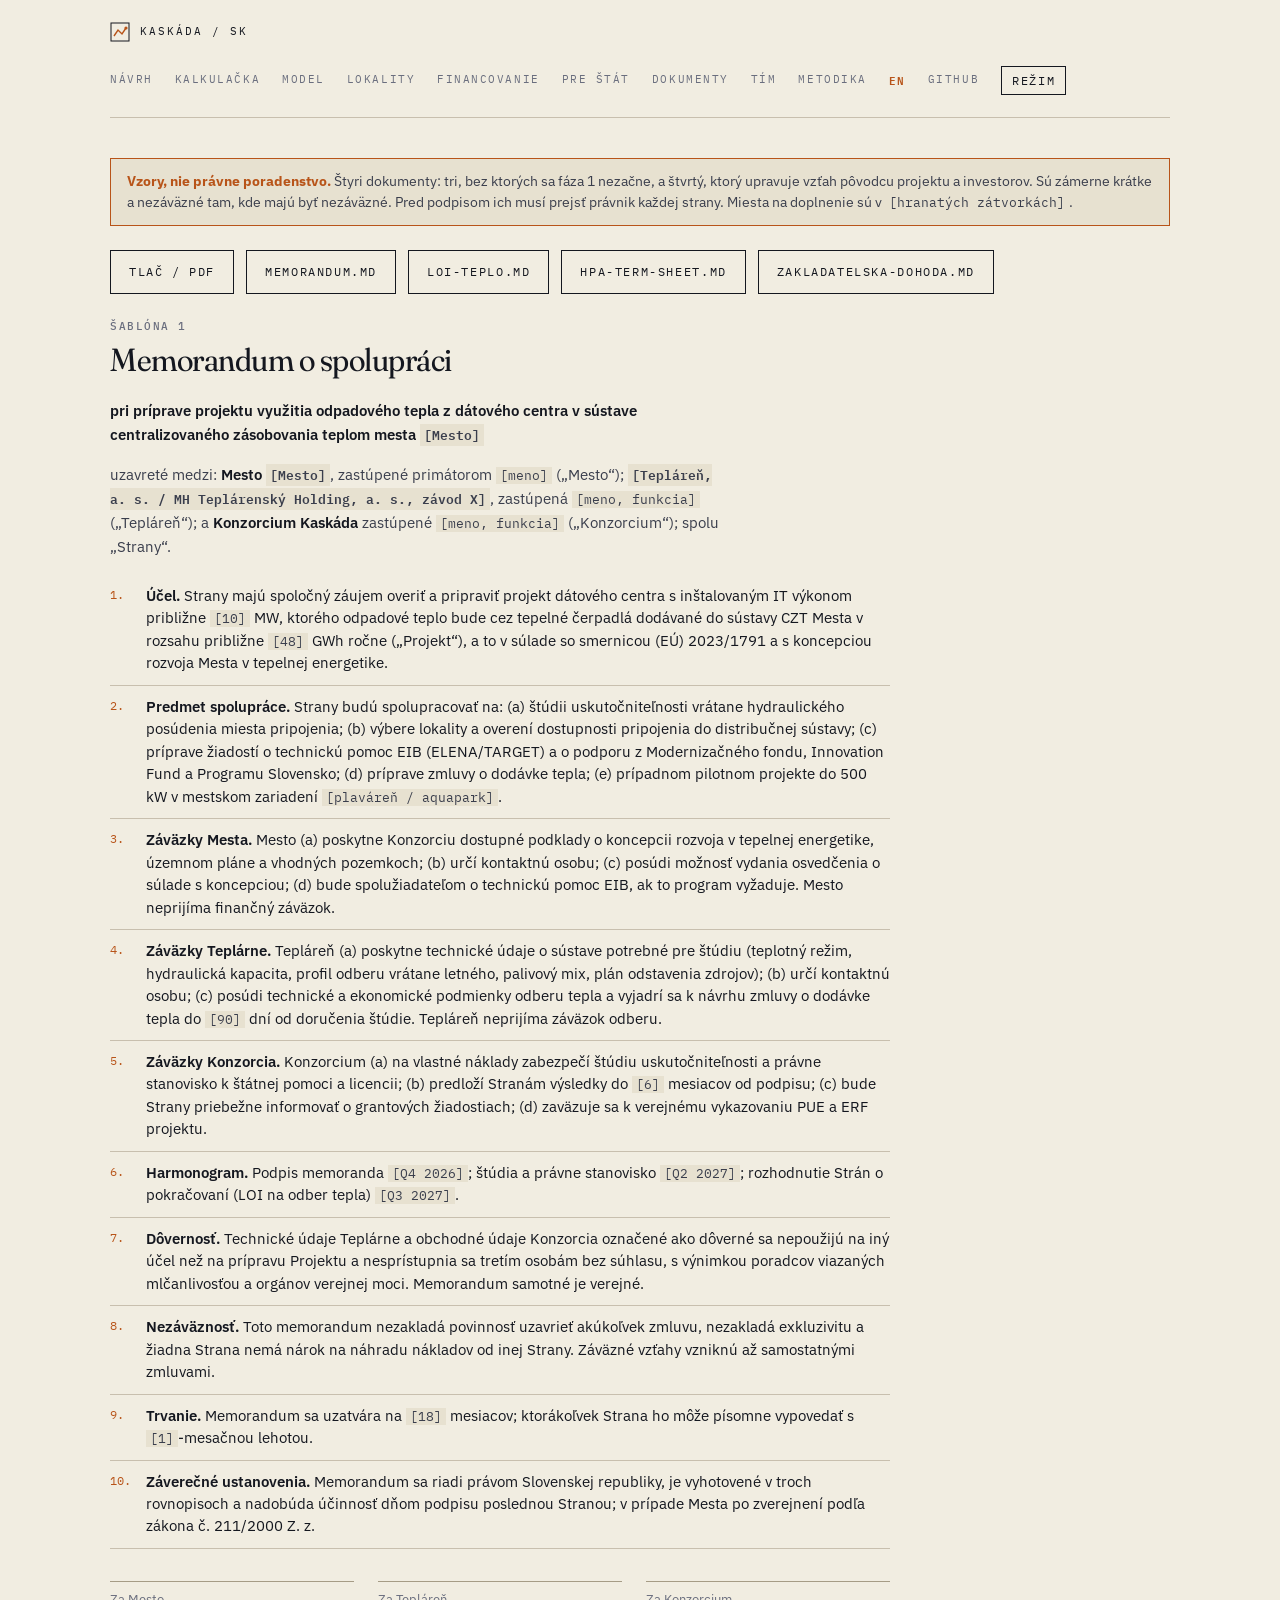
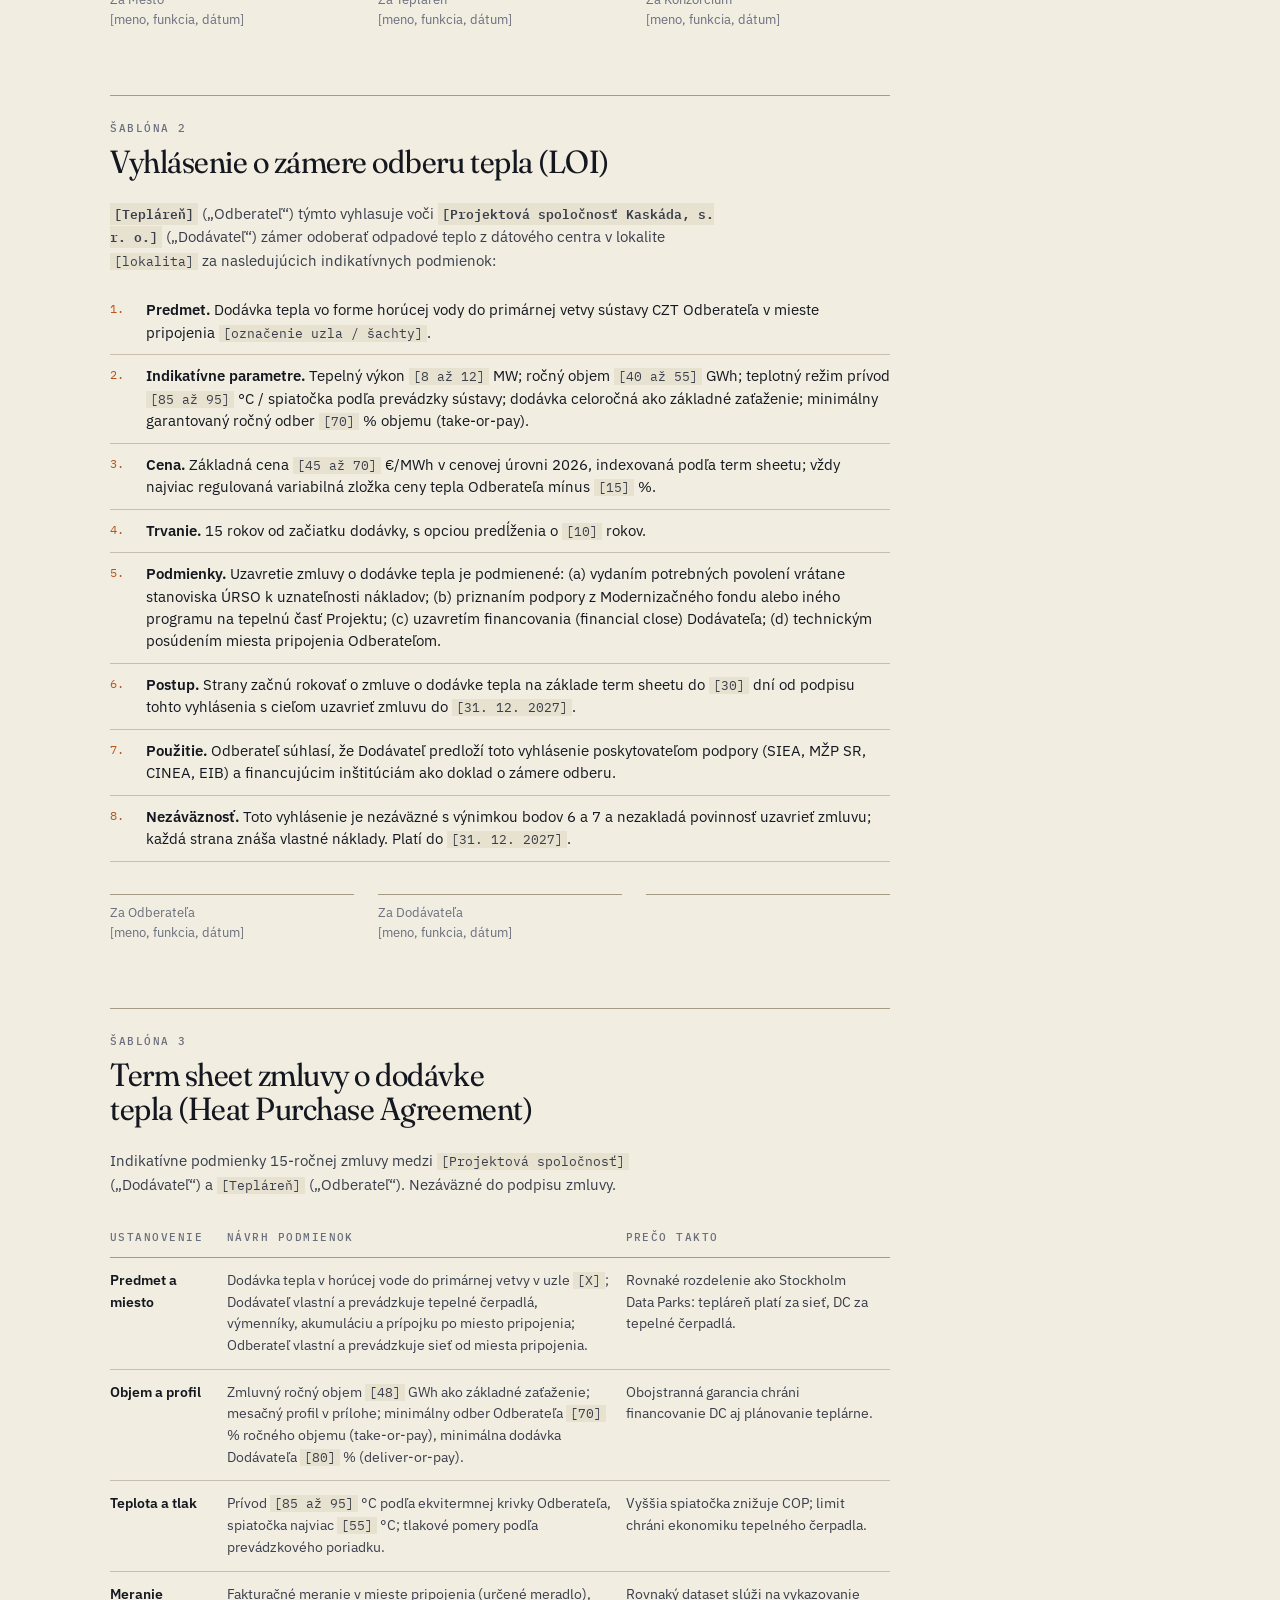
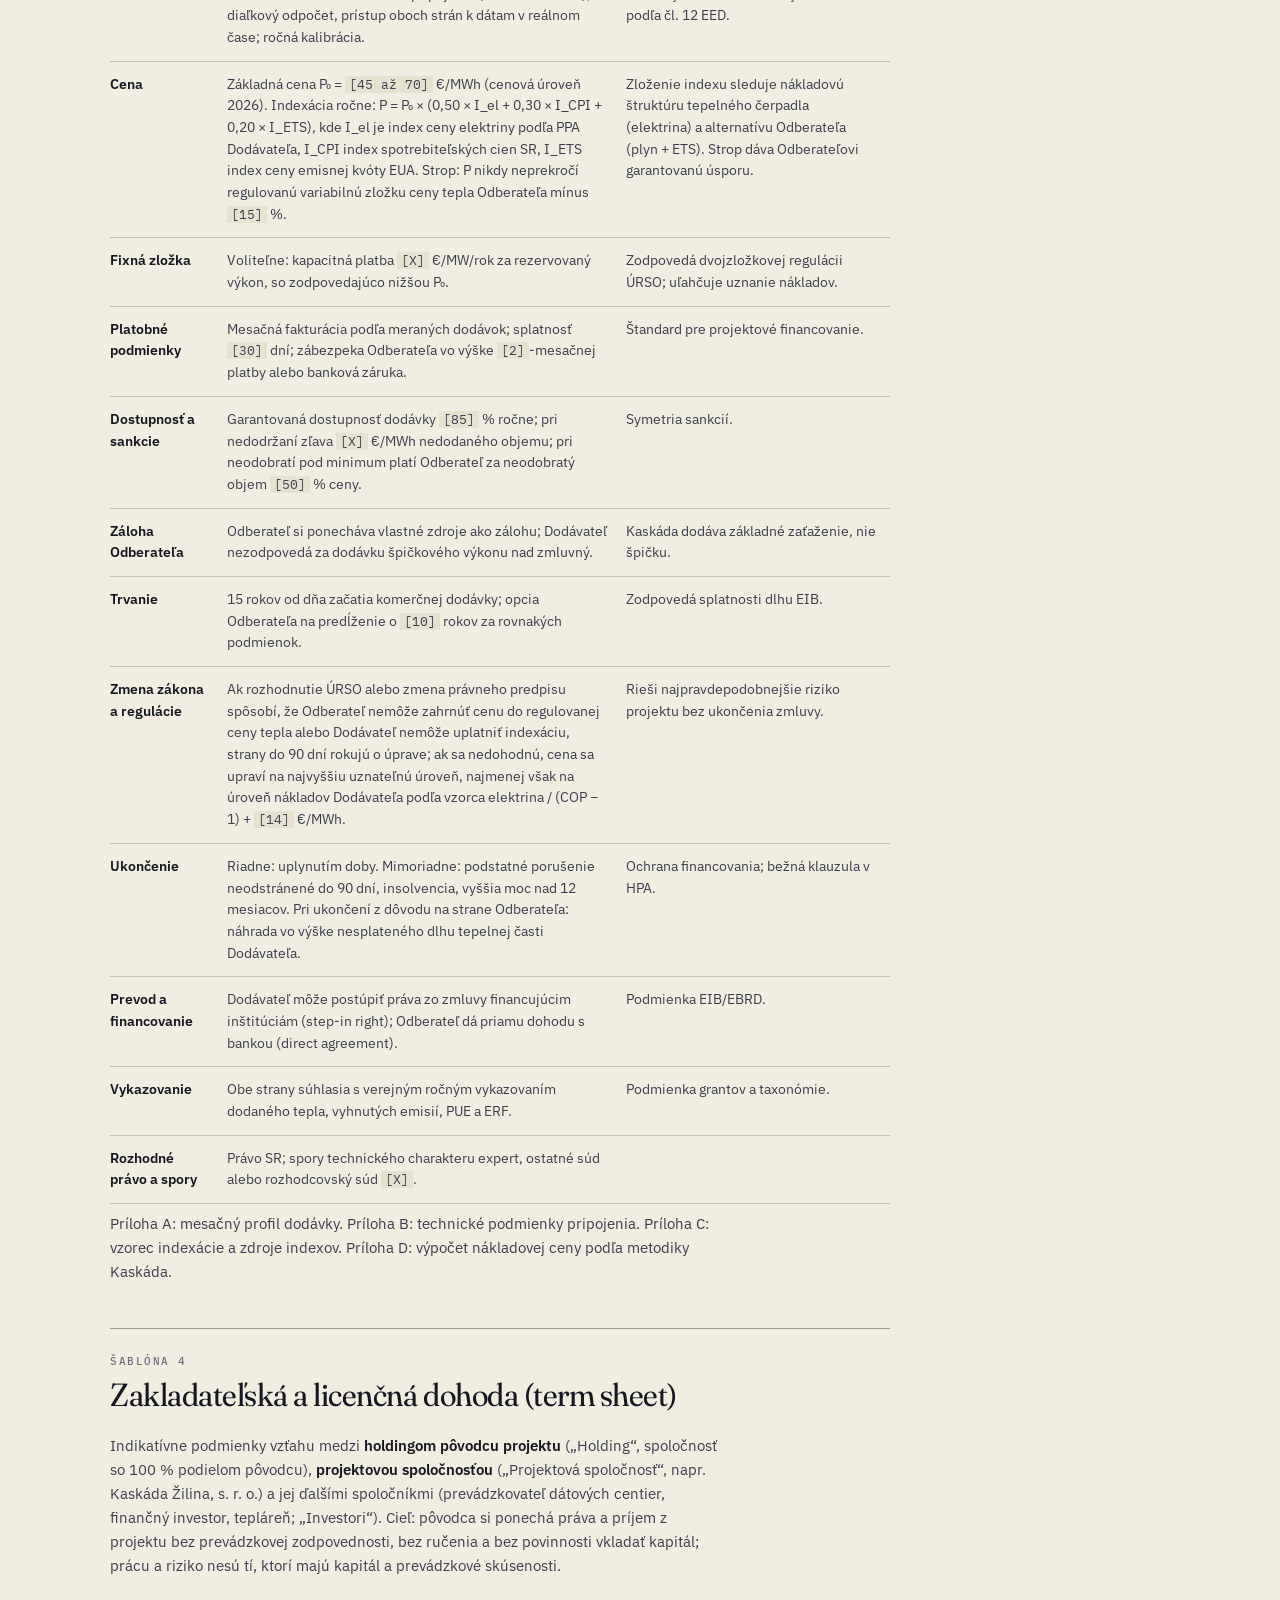
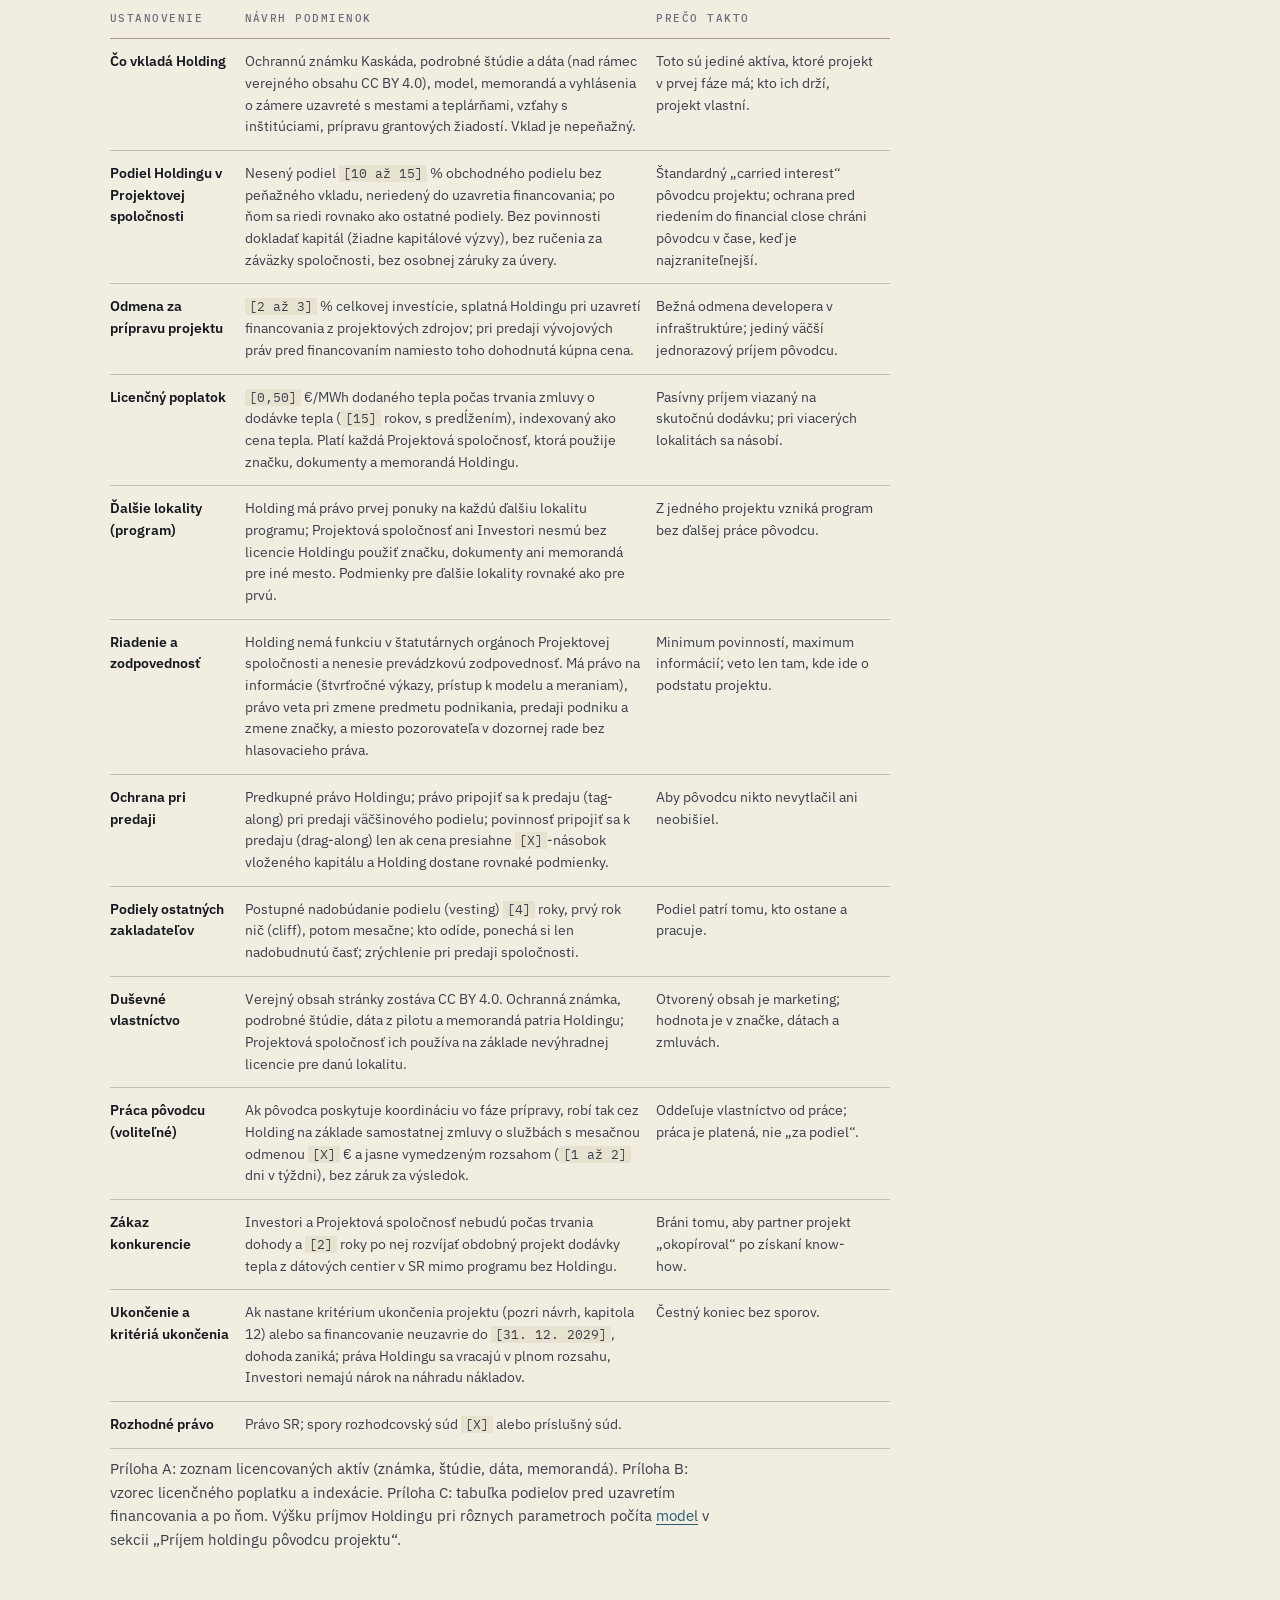
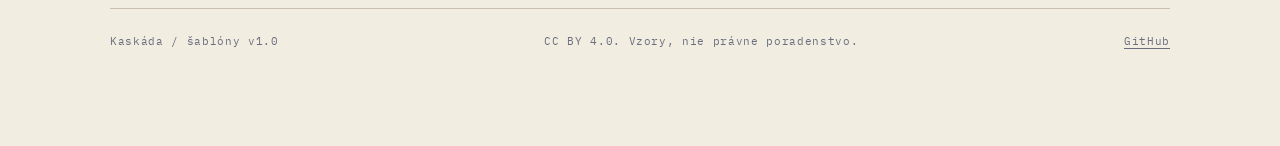
<file: dokumenty/sablony/index.html>
<!doctype html>
<html lang="sk">
<head>
<meta charset="utf-8">
<meta name="viewport" content="width=device-width, initial-scale=1">
<title>Kaskáda: šablóny</title>
<meta name="description" content="Šablóny: memorandum o spolupráci mesta, teplárne a konzorcia, vyhlásenie o zámere odberu tepla (LOI), term sheet 15-ročnej zmluvy o dodávke odpadového tepla do CZT a zakladateľská a licenčná dohoda pôvodcu projektu.">
<link rel="icon" href="data:image/svg+xml,%3Csvg xmlns='http://www.w3.org/2000/svg' viewBox='0 0 20 20'%3E%3Crect x='1' y='1' width='18' height='18' fill='%23F1EDE1' stroke='%2314171F'/%3E%3Cpath d='M4 14 L8 8 L12 12 L16 6' fill='none' stroke='%23B85419' stroke-width='1.6'/%3E%3C/svg%3E">
<link rel="preconnect" href="https://fonts.googleapis.com">
<link rel="preconnect" href="https://fonts.gstatic.com" crossorigin>
<link rel="stylesheet" href="https://fonts.googleapis.com/css2?family=Fraunces:opsz,wght,SOFT,WONK@9..144,300..900,0..100,0..1&family=IBM+Plex+Mono:wght@400;500;600&family=IBM+Plex+Sans:wght@300;400;500;600;700&display=swap">
<link rel="stylesheet" href="../../assets/css/site.css">
<style>
  .doc { max-width: 78ch; }
  .doc h2 { font-size: clamp(24px, 3vw, 32px); }
  .doc p, .doc li { font-size: 14.5px; }
  .doc .part { border-top: 1px solid var(--rule-strong); padding-top: 24px; margin-top: 44px; }
  .doc .part .eyebrow { display: block; margin-bottom: 8px; }
  .doc ol.cl { padding-left: 0; list-style: none; counter-reset: c; }
  .doc ol.cl > li { counter-increment: c; padding: 10px 0 10px 36px; position: relative; border-bottom: 1px solid var(--rule); }
  .doc ol.cl > li::before { content: counter(c) "."; position: absolute; left: 0; top: 11px; font-family: var(--mono); font-size: 12px; color: var(--accent); }
  .doc ol.cl ol { list-style: lower-alpha; padding-left: 22px; margin-top: 6px; }
  .doc ol.cl ol li { padding: 3px 0; border: 0; }
  .fill { background: var(--panel); padding: 0 4px; font-family: var(--mono); font-size: 13px; color: var(--ink-2); }
  .sig-block { display: grid; grid-template-columns: 1fr 1fr 1fr; gap: 24px; margin-top: 32px; }
  .sig-block div { border-top: 1px solid var(--rule-strong); padding-top: 8px; font-size: 13px; color: var(--ink-mute); min-height: 70px; }
  .banner { background: var(--panel); border: 1px solid var(--accent); padding: 12px 16px; font-size: 13.5px; color: var(--ink-2); margin: 0 0 24px; }
  .banner b { color: var(--accent); }
  @media print { .doc .part { break-before: page; } .doc .part:first-of-type { break-before: auto; } .banner { border-color: #000; } }
  @media (max-width: 720px) { .sig-block { grid-template-columns: 1fr; } }
</style>
</head>
<body>
<div class="page">

<nav class="nav" aria-label="Hlavná navigácia">
  <a class="brand" href="../../">
    <svg width="20" height="20" viewBox="0 0 20 20" aria-hidden="true"><rect x="1" y="1" width="18" height="18" fill="none" stroke="currentColor"/><path d="M4 14 L8 8 L12 12 L16 6" fill="none" stroke="#B85419" stroke-width="1.4"/><circle cx="16" cy="6" r="1.6" fill="#B85419"/></svg>
    <span>Kaskáda / SK</span>
  </a>
  <div class="nav-links">
    <a href="../../">Návrh</a><a href="../../kalkulacka/">Kalkulačka</a><a href="../../model/">Model</a><a href="../../lokality/">Lokality</a><a href="../../financovanie/">Financovanie</a><a href="../../pre-stat/">Pre štát</a><a href="../">Dokumenty</a><a href="../../tim/">Tím</a><a href="../../metodika/">Metodika</a><a class="lang" href="../../en/">EN</a><a class="gh" href="https://github.com/Pupno/kaskada">GitHub</a>
    <button class="btn" type="button" data-theme-toggle aria-label="Prepnúť tmavý režim" style="padding:6px 10px">Režim</button>
  </div>
</nav>

<div class="banner"><b>Vzory, nie právne poradenstvo.</b> Štyri dokumenty: tri, bez ktorých sa fáza 1 nezačne, a štvrtý, ktorý upravuje vzťah pôvodcu projektu a investorov. Sú zámerne krátke a nezáväzné tam, kde majú byť nezáväzné. Pred podpisom ich musí prejsť právnik každej strany. Miesta na doplnenie sú v <span class="fill">[hranatých zátvorkách]</span>.</div>

<div class="btn-row" style="margin-top:0">
  <a class="btn" href="javascript:window.print()">Tlač / PDF</a>
  <a class="btn" href="./memorandum.md" download>memorandum.md</a>
  <a class="btn" href="./loi-teplo.md" download>loi-teplo.md</a>
  <a class="btn" href="./hpa-term-sheet.md" download>hpa-term-sheet.md</a>
  <a class="btn" href="./zakladatelska-dohoda.md" download>zakladatelska-dohoda.md</a>
</div>

<article class="doc">

<section class="part" style="border-top:0;margin-top:24px;padding-top:0">
<span class="eyebrow">Šablóna 1</span>
<h2>Memorandum o spolupráci</h2>
<p><strong>pri príprave projektu využitia odpadového tepla z dátového centra v sústave centralizovaného zásobovania teplom mesta <span class="fill">[Mesto]</span></strong></p>
<p>uzavreté medzi: <strong>Mesto <span class="fill">[Mesto]</span></strong>, zastúpené primátorom <span class="fill">[meno]</span> („Mesto“); <strong><span class="fill">[Tepláreň, a. s. / MH Teplárenský Holding, a. s., závod X]</span></strong>, zastúpená <span class="fill">[meno, funkcia]</span> („Tepláreň“); a <strong>Konzorcium Kaskáda</strong> zastúpené <span class="fill">[meno, funkcia]</span> („Konzorcium“); spolu „Strany“.</p>
<ol class="cl">
  <li><strong>Účel.</strong> Strany majú spoločný záujem overiť a pripraviť projekt dátového centra s inštalovaným IT výkonom približne <span class="fill">[10]</span> MW, ktorého odpadové teplo bude cez tepelné čerpadlá dodávané do sústavy CZT Mesta v rozsahu približne <span class="fill">[48]</span> GWh ročne („Projekt“), a to v súlade so smernicou (EÚ) 2023/1791 a s koncepciou rozvoja Mesta v tepelnej energetike.</li>
  <li><strong>Predmet spolupráce.</strong> Strany budú spolupracovať na: (a) štúdii uskutočniteľnosti vrátane hydraulického posúdenia miesta pripojenia; (b) výbere lokality a overení dostupnosti pripojenia do distribučnej sústavy; (c) príprave žiadostí o technickú pomoc EIB (ELENA/TARGET) a o podporu z Modernizačného fondu, Innovation Fund a Programu Slovensko; (d) príprave zmluvy o dodávke tepla; (e) prípadnom pilotnom projekte do 500 kW v mestskom zariadení <span class="fill">[plaváreň / aquapark]</span>.</li>
  <li><strong>Záväzky Mesta.</strong> Mesto (a) poskytne Konzorciu dostupné podklady o koncepcii rozvoja v tepelnej energetike, územnom pláne a vhodných pozemkoch; (b) určí kontaktnú osobu; (c) posúdi možnosť vydania osvedčenia o súlade s koncepciou; (d) bude spolužiadateľom o technickú pomoc EIB, ak to program vyžaduje. Mesto neprijíma finančný záväzok.</li>
  <li><strong>Záväzky Teplárne.</strong> Tepláreň (a) poskytne technické údaje o sústave potrebné pre štúdiu (teplotný režim, hydraulická kapacita, profil odberu vrátane letného, palivový mix, plán odstavenia zdrojov); (b) určí kontaktnú osobu; (c) posúdi technické a ekonomické podmienky odberu tepla a vyjadrí sa k návrhu zmluvy o dodávke tepla do <span class="fill">[90]</span> dní od doručenia štúdie. Tepláreň neprijíma záväzok odberu.</li>
  <li><strong>Záväzky Konzorcia.</strong> Konzorcium (a) na vlastné náklady zabezpečí štúdiu uskutočniteľnosti a právne stanovisko k štátnej pomoci a licencii; (b) predloží Stranám výsledky do <span class="fill">[6]</span> mesiacov od podpisu; (c) bude Strany priebežne informovať o grantových žiadostiach; (d) zaväzuje sa k verejnému vykazovaniu PUE a ERF projektu.</li>
  <li><strong>Harmonogram.</strong> Podpis memoranda <span class="fill">[Q4 2026]</span>; štúdia a právne stanovisko <span class="fill">[Q2 2027]</span>; rozhodnutie Strán o pokračovaní (LOI na odber tepla) <span class="fill">[Q3 2027]</span>.</li>
  <li><strong>Dôvernosť.</strong> Technické údaje Teplárne a obchodné údaje Konzorcia označené ako dôverné sa nepoužijú na iný účel než na prípravu Projektu a nesprístupnia sa tretím osobám bez súhlasu, s výnimkou poradcov viazaných mlčanlivosťou a orgánov verejnej moci. Memorandum samotné je verejné.</li>
  <li><strong>Nezáväznosť.</strong> Toto memorandum nezakladá povinnosť uzavrieť akúkoľvek zmluvu, nezakladá exkluzivitu a žiadna Strana nemá nárok na náhradu nákladov od inej Strany. Záväzné vzťahy vzniknú až samostatnými zmluvami.</li>
  <li><strong>Trvanie.</strong> Memorandum sa uzatvára na <span class="fill">[18]</span> mesiacov; ktorákoľvek Strana ho môže písomne vypovedať s <span class="fill">[1]</span>-mesačnou lehotou.</li>
  <li><strong>Záverečné ustanovenia.</strong> Memorandum sa riadi právom Slovenskej republiky, je vyhotovené v troch rovnopisoch a nadobúda účinnosť dňom podpisu poslednou Stranou; v prípade Mesta po zverejnení podľa zákona č. 211/2000 Z. z.</li>
</ol>
<div class="sig-block"><div>Za Mesto<br>[meno, funkcia, dátum]</div><div>Za Tepláreň<br>[meno, funkcia, dátum]</div><div>Za Konzorcium<br>[meno, funkcia, dátum]</div></div>
</section>

<section class="part">
<span class="eyebrow">Šablóna 2</span>
<h2>Vyhlásenie o zámere odberu tepla (LOI)</h2>
<p><strong><span class="fill">[Tepláreň]</span></strong> („Odberateľ“) týmto vyhlasuje voči <strong><span class="fill">[Projektová spoločnosť Kaskáda, s. r. o.]</span></strong> („Dodávateľ“) zámer odoberať odpadové teplo z dátového centra v lokalite <span class="fill">[lokalita]</span> za nasledujúcich indikatívnych podmienok:</p>
<ol class="cl">
  <li><strong>Predmet.</strong> Dodávka tepla vo forme horúcej vody do primárnej vetvy sústavy CZT Odberateľa v mieste pripojenia <span class="fill">[označenie uzla / šachty]</span>.</li>
  <li><strong>Indikatívne parametre.</strong> Tepelný výkon <span class="fill">[8 až 12]</span> MW; ročný objem <span class="fill">[40 až 55]</span> GWh; teplotný režim prívod <span class="fill">[85 až 95]</span> °C / spiatočka podľa prevádzky sústavy; dodávka celoročná ako základné zaťaženie; minimálny garantovaný ročný odber <span class="fill">[70]</span> % objemu (take-or-pay).</li>
  <li><strong>Cena.</strong> Základná cena <span class="fill">[45 až 70]</span> €/MWh v cenovej úrovni 2026, indexovaná podľa term sheetu; vždy najviac regulovaná variabilná zložka ceny tepla Odberateľa mínus <span class="fill">[15]</span> %.</li>
  <li><strong>Trvanie.</strong> 15 rokov od začiatku dodávky, s opciou predĺženia o <span class="fill">[10]</span> rokov.</li>
  <li><strong>Podmienky.</strong> Uzavretie zmluvy o dodávke tepla je podmienené: (a) vydaním potrebných povolení vrátane stanoviska ÚRSO k uznateľnosti nákladov; (b) priznaním podpory z Modernizačného fondu alebo iného programu na tepelnú časť Projektu; (c) uzavretím financovania (financial close) Dodávateľa; (d) technickým posúdením miesta pripojenia Odberateľom.</li>
  <li><strong>Postup.</strong> Strany začnú rokovať o zmluve o dodávke tepla na základe term sheetu do <span class="fill">[30]</span> dní od podpisu tohto vyhlásenia s cieľom uzavrieť zmluvu do <span class="fill">[31. 12. 2027]</span>.</li>
  <li><strong>Použitie.</strong> Odberateľ súhlasí, že Dodávateľ predloží toto vyhlásenie poskytovateľom podpory (SIEA, MŽP SR, CINEA, EIB) a financujúcim inštitúciám ako doklad o zámere odberu.</li>
  <li><strong>Nezáväznosť.</strong> Toto vyhlásenie je nezáväzné s výnimkou bodov 6 a 7 a nezakladá povinnosť uzavrieť zmluvu; každá strana znáša vlastné náklady. Platí do <span class="fill">[31. 12. 2027]</span>.</li>
</ol>
<div class="sig-block"><div>Za Odberateľa<br>[meno, funkcia, dátum]</div><div>Za Dodávateľa<br>[meno, funkcia, dátum]</div><div></div></div>
</section>

<section class="part">
<span class="eyebrow">Šablóna 3</span>
<h2>Term sheet zmluvy o dodávke tepla (Heat Purchase Agreement)</h2>
<p>Indikatívne podmienky 15-ročnej zmluvy medzi <span class="fill">[Projektová spoločnosť]</span> („Dodávateľ“) a <span class="fill">[Tepláreň]</span> („Odberateľ“). Nezáväzné do podpisu zmluvy.</p>
<div class="table-wrap">
  <table>
    <thead><tr><th>Ustanovenie</th><th>Návrh podmienok</th><th>Prečo takto</th></tr></thead>
    <tbody>
      <tr><td><strong>Predmet a miesto</strong></td><td>Dodávka tepla v horúcej vode do primárnej vetvy v uzle <span class="fill">[X]</span>; Dodávateľ vlastní a prevádzkuje tepelné čerpadlá, výmenníky, akumuláciu a prípojku po miesto pripojenia; Odberateľ vlastní a prevádzkuje sieť od miesta pripojenia.</td><td>Rovnaké rozdelenie ako Stockholm Data Parks: tepláreň platí za sieť, DC za tepelné čerpadlá.</td></tr>
      <tr><td><strong>Objem a profil</strong></td><td>Zmluvný ročný objem <span class="fill">[48]</span> GWh ako základné zaťaženie; mesačný profil v prílohe; minimálny odber Odberateľa <span class="fill">[70]</span> % ročného objemu (take-or-pay), minimálna dodávka Dodávateľa <span class="fill">[80]</span> % (deliver-or-pay).</td><td>Obojstranná garancia chráni financovanie DC aj plánovanie teplárne.</td></tr>
      <tr><td><strong>Teplota a tlak</strong></td><td>Prívod <span class="fill">[85 až 95]</span> °C podľa ekvitermnej krivky Odberateľa, spiatočka najviac <span class="fill">[55]</span> °C; tlakové pomery podľa prevádzkového poriadku.</td><td>Vyššia spiatočka znižuje COP; limit chráni ekonomiku tepelného čerpadla.</td></tr>
      <tr><td><strong>Meranie</strong></td><td>Fakturačné meranie v mieste pripojenia (určené meradlo), diaľkový odpočet, prístup oboch strán k dátam v reálnom čase; ročná kalibrácia.</td><td>Rovnaký dataset slúži na vykazovanie podľa čl. 12 EED.</td></tr>
      <tr><td><strong>Cena</strong></td><td>Základná cena P₀ = <span class="fill">[45 až 70]</span> €/MWh (cenová úroveň 2026). Indexácia ročne: P = P₀ × (0,50 × I_el + 0,30 × I_CPI + 0,20 × I_ETS), kde I_el je index ceny elektriny podľa PPA Dodávateľa, I_CPI index spotrebiteľských cien SR, I_ETS index ceny emisnej kvóty EUA. Strop: P nikdy neprekročí regulovanú variabilnú zložku ceny tepla Odberateľa mínus <span class="fill">[15]</span> %.</td><td>Zloženie indexu sleduje nákladovú štruktúru tepelného čerpadla (elektrina) a alternatívu Odberateľa (plyn + ETS). Strop dáva Odberateľovi garantovanú úsporu.</td></tr>
      <tr><td><strong>Fixná zložka</strong></td><td>Voliteľne: kapacitná platba <span class="fill">[X]</span> €/MW/rok za rezervovaný výkon, so zodpovedajúco nižšou P₀.</td><td>Zodpovedá dvojzložkovej regulácii ÚRSO; uľahčuje uznanie nákladov.</td></tr>
      <tr><td><strong>Platobné podmienky</strong></td><td>Mesačná fakturácia podľa meraných dodávok; splatnosť <span class="fill">[30]</span> dní; zábezpeka Odberateľa vo výške <span class="fill">[2]</span>-mesačnej platby alebo banková záruka.</td><td>Štandard pre projektové financovanie.</td></tr>
      <tr><td><strong>Dostupnosť a sankcie</strong></td><td>Garantovaná dostupnosť dodávky <span class="fill">[85]</span> % ročne; pri nedodržaní zľava <span class="fill">[X]</span> €/MWh nedodaného objemu; pri neodobratí pod minimum platí Odberateľ za neodobratý objem <span class="fill">[50]</span> % ceny.</td><td>Symetria sankcií.</td></tr>
      <tr><td><strong>Záloha Odberateľa</strong></td><td>Odberateľ si ponecháva vlastné zdroje ako zálohu; Dodávateľ nezodpovedá za dodávku špičkového výkonu nad zmluvný.</td><td>Kaskáda dodáva základné zaťaženie, nie špičku.</td></tr>
      <tr><td><strong>Trvanie</strong></td><td>15 rokov od dňa začatia komerčnej dodávky; opcia Odberateľa na predĺženie o <span class="fill">[10]</span> rokov za rovnakých podmienok.</td><td>Zodpovedá splatnosti dlhu EIB.</td></tr>
      <tr><td><strong>Zmena zákona a regulácie</strong></td><td>Ak rozhodnutie ÚRSO alebo zmena právneho predpisu spôsobí, že Odberateľ nemôže zahrnúť cenu do regulovanej ceny tepla alebo Dodávateľ nemôže uplatniť indexáciu, strany do 90 dní rokujú o úprave; ak sa nedohodnú, cena sa upraví na najvyššiu uznateľnú úroveň, najmenej však na úroveň nákladov Dodávateľa podľa vzorca elektrina / (COP − 1) + <span class="fill">[14]</span> €/MWh.</td><td>Rieši najpravdepodobnejšie riziko projektu bez ukončenia zmluvy.</td></tr>
      <tr><td><strong>Ukončenie</strong></td><td>Riadne: uplynutím doby. Mimoriadne: podstatné porušenie neodstránené do 90 dní, insolvencia, vyššia moc nad 12 mesiacov. Pri ukončení z dôvodu na strane Odberateľa: náhrada vo výške nesplateného dlhu tepelnej časti Dodávateľa.</td><td>Ochrana financovania; bežná klauzula v HPA.</td></tr>
      <tr><td><strong>Prevod a financovanie</strong></td><td>Dodávateľ môže postúpiť práva zo zmluvy financujúcim inštitúciám (step-in right); Odberateľ dá priamu dohodu s bankou (direct agreement).</td><td>Podmienka EIB/EBRD.</td></tr>
      <tr><td><strong>Vykazovanie</strong></td><td>Obe strany súhlasia s verejným ročným vykazovaním dodaného tepla, vyhnutých emisií, PUE a ERF.</td><td>Podmienka grantov a taxonómie.</td></tr>
      <tr><td><strong>Rozhodné právo a spory</strong></td><td>Právo SR; spory technického charakteru expert, ostatné súd alebo rozhodcovský súd <span class="fill">[X]</span>.</td><td></td></tr>
    </tbody>
  </table>
</div>
<p>Príloha A: mesačný profil dodávky. Príloha B: technické podmienky pripojenia. Príloha C: vzorec indexácie a zdroje indexov. Príloha D: výpočet nákladovej ceny podľa metodiky Kaskáda.</p>
</section>

<section class="part" id="zakladatelska">
<span class="eyebrow">Šablóna 4</span>
<h2>Zakladateľská a licenčná dohoda (term sheet)</h2>
<p>Indikatívne podmienky vzťahu medzi <strong>holdingom pôvodcu projektu</strong> („Holding“, spoločnosť so 100 % podielom pôvodcu), <strong>projektovou spoločnosťou</strong> („Projektová spoločnosť“, napr. Kaskáda Žilina, s. r. o.) a jej ďalšími spoločníkmi (prevádzkovateľ dátových centier, finančný investor, tepláreň; „Investori“). Cieľ: pôvodca si ponechá práva a príjem z projektu bez prevádzkovej zodpovednosti, bez ručenia a bez povinnosti vkladať kapitál; prácu a riziko nesú tí, ktorí majú kapitál a prevádzkové skúsenosti.</p>
<div class="table-wrap">
  <table>
    <thead><tr><th>Ustanovenie</th><th>Návrh podmienok</th><th>Prečo takto</th></tr></thead>
    <tbody>
      <tr><td><strong>Čo vkladá Holding</strong></td><td>Ochrannú známku Kaskáda, podrobné štúdie a dáta (nad rámec verejného obsahu CC BY 4.0), model, memorandá a vyhlásenia o zámere uzavreté s mestami a teplárňami, vzťahy s inštitúciami, prípravu grantových žiadostí. Vklad je nepeňažný.</td><td>Toto sú jediné aktíva, ktoré projekt v prvej fáze má; kto ich drží, projekt vlastní.</td></tr>
      <tr><td><strong>Podiel Holdingu v Projektovej spoločnosti</strong></td><td>Nesený podiel <span class="fill">[10 až 15]</span> % obchodného podielu bez peňažného vkladu, neriedený do uzavretia financovania; po ňom sa riedi rovnako ako ostatné podiely. Bez povinnosti dokladať kapitál (žiadne kapitálové výzvy), bez ručenia za záväzky spoločnosti, bez osobnej záruky za úvery.</td><td>Štandardný „carried interest“ pôvodcu projektu; ochrana pred riedením do financial close chráni pôvodcu v čase, keď je najzraniteľnejší.</td></tr>
      <tr><td><strong>Odmena za prípravu projektu</strong></td><td><span class="fill">[2 až 3]</span> % celkovej investície, splatná Holdingu pri uzavretí financovania z projektových zdrojov; pri predaji vývojových práv pred financovaním namiesto toho dohodnutá kúpna cena.</td><td>Bežná odmena developera v infraštruktúre; jediný väčší jednorazový príjem pôvodcu.</td></tr>
      <tr><td><strong>Licenčný poplatok</strong></td><td><span class="fill">[0,50]</span> €/MWh dodaného tepla počas trvania zmluvy o dodávke tepla (<span class="fill">[15]</span> rokov, s predĺžením), indexovaný ako cena tepla. Platí každá Projektová spoločnosť, ktorá použije značku, dokumenty a memorandá Holdingu.</td><td>Pasívny príjem viazaný na skutočnú dodávku; pri viacerých lokalitách sa násobí.</td></tr>
      <tr><td><strong>Ďalšie lokality (program)</strong></td><td>Holding má právo prvej ponuky na každú ďalšiu lokalitu programu; Projektová spoločnosť ani Investori nesmú bez licencie Holdingu použiť značku, dokumenty ani memorandá pre iné mesto. Podmienky pre ďalšie lokality rovnaké ako pre prvú.</td><td>Z jedného projektu vzniká program bez ďalšej práce pôvodcu.</td></tr>
      <tr><td><strong>Riadenie a zodpovednosť</strong></td><td>Holding nemá funkciu v štatutárnych orgánoch Projektovej spoločnosti a nenesie prevádzkovú zodpovednosť. Má právo na informácie (štvrťročné výkazy, prístup k modelu a meraniam), právo veta pri zmene predmetu podnikania, predaji podniku a zmene značky, a miesto pozorovateľa v dozornej rade bez hlasovacieho práva.</td><td>Minimum povinností, maximum informácií; veto len tam, kde ide o podstatu projektu.</td></tr>
      <tr><td><strong>Ochrana pri predaji</strong></td><td>Predkupné právo Holdingu; právo pripojiť sa k predaju (tag-along) pri predaji väčšinového podielu; povinnosť pripojiť sa k predaju (drag-along) len ak cena presiahne <span class="fill">[X]</span>-násobok vloženého kapitálu a Holding dostane rovnaké podmienky.</td><td>Aby pôvodcu nikto nevytlačil ani neobišiel.</td></tr>
      <tr><td><strong>Podiely ostatných zakladateľov</strong></td><td>Postupné nadobúdanie podielu (vesting) <span class="fill">[4]</span> roky, prvý rok nič (cliff), potom mesačne; kto odíde, ponechá si len nadobudnutú časť; zrýchlenie pri predaji spoločnosti.</td><td>Podiel patrí tomu, kto ostane a pracuje.</td></tr>
      <tr><td><strong>Duševné vlastníctvo</strong></td><td>Verejný obsah stránky zostáva CC BY 4.0. Ochranná známka, podrobné štúdie, dáta z pilotu a memorandá patria Holdingu; Projektová spoločnosť ich používa na základe nevýhradnej licencie pre danú lokalitu.</td><td>Otvorený obsah je marketing; hodnota je v značke, dátach a zmluvách.</td></tr>
      <tr><td><strong>Práca pôvodcu (voliteľné)</strong></td><td>Ak pôvodca poskytuje koordináciu vo fáze prípravy, robí tak cez Holding na základe samostatnej zmluvy o službách s mesačnou odmenou <span class="fill">[X]</span> € a jasne vymedzeným rozsahom (<span class="fill">[1 až 2]</span> dni v týždni), bez záruk za výsledok.</td><td>Oddeľuje vlastníctvo od práce; práca je platená, nie „za podiel“.</td></tr>
      <tr><td><strong>Zákaz konkurencie</strong></td><td>Investori a Projektová spoločnosť nebudú počas trvania dohody a <span class="fill">[2]</span> roky po nej rozvíjať obdobný projekt dodávky tepla z dátových centier v SR mimo programu bez Holdingu.</td><td>Bráni tomu, aby partner projekt „okopíroval“ po získaní know-how.</td></tr>
      <tr><td><strong>Ukončenie a kritériá ukončenia</strong></td><td>Ak nastane kritérium ukončenia projektu (pozri návrh, kapitola 12) alebo sa financovanie neuzavrie do <span class="fill">[31. 12. 2029]</span>, dohoda zaniká; práva Holdingu sa vracajú v plnom rozsahu, Investori nemajú nárok na náhradu nákladov.</td><td>Čestný koniec bez sporov.</td></tr>
      <tr><td><strong>Rozhodné právo</strong></td><td>Právo SR; spory rozhodcovský súd <span class="fill">[X]</span> alebo príslušný súd.</td><td></td></tr>
    </tbody>
  </table>
</div>
<p>Príloha A: zoznam licencovaných aktív (známka, štúdie, dáta, memorandá). Príloha B: vzorec licenčného poplatku a indexácie. Príloha C: tabuľka podielov pred uzavretím financovania a po ňom. Výšku príjmov Holdingu pri rôznych parametroch počíta <a href="../../model/">model</a> v sekcii „Príjem holdingu pôvodcu projektu“.</p>
</section>

</article>

<footer class="foot">
  <span>Kaskáda / šablóny v1.0</span>
  <span>CC BY 4.0. Vzory, nie právne poradenstvo.</span>
  <span><a href="https://github.com/Pupno/kaskada">GitHub</a></span>
</footer>

</div>
<script src="../../assets/js/site.js"></script>
</body>
</html>
</file>
<file: assets/css/site.css>
/* Kaskáda design system. Parchment ground, petrol primary, rust accent for heat. */
:root {
  --ground: #F1EDE1;
  --panel: #E7E1D0;
  --panel-2: #DED6C0;
  --ink: #14171F;
  --ink-2: #3A3E4C;
  --ink-mute: #6A6E7E;
  --rule: #C8BFAE;
  --rule-strong: #A69C86;
  --primary: #1E3A47;
  --primary-2: #2C5C74;
  --accent: #B85419;
  --accent-soft: #E28954;
  --green: #4A6B4E;
  --serif: "Fraunces", "Iowan Old Style", Georgia, "Times New Roman", serif;
  --sans: "IBM Plex Sans", -apple-system, BlinkMacSystemFont, "Segoe UI", system-ui, sans-serif;
  --mono: "IBM Plex Mono", ui-monospace, "SF Mono", Menlo, Consolas, monospace;
}
@media (prefers-color-scheme: dark) {
  :root:not([data-theme="light"]) {
    --ground: #101218; --panel: #171A22; --panel-2: #1F232E;
    --ink: #EDE7D6; --ink-2: #C5C0B0; --ink-mute: #8A8F9F;
    --rule: #2A2E3A; --rule-strong: #3A3F4E;
    --primary: #7BA8BE; --primary-2: #A6C6D6;
    --accent: #E28954; --accent-soft: #F3B084; --green: #7FA684;
  }
}
:root[data-theme="dark"] {
  --ground: #101218; --panel: #171A22; --panel-2: #1F232E;
  --ink: #EDE7D6; --ink-2: #C5C0B0; --ink-mute: #8A8F9F;
  --rule: #2A2E3A; --rule-strong: #3A3F4E;
  --primary: #7BA8BE; --primary-2: #A6C6D6;
  --accent: #E28954; --accent-soft: #F3B084; --green: #7FA684;
}

* { box-sizing: border-box; }
html { color-scheme: light dark; scroll-behavior: smooth; }
@media (prefers-reduced-motion: reduce) { html { scroll-behavior: auto; } }
body {
  margin: 0; background: var(--ground); color: var(--ink);
  font-family: var(--sans); font-size: 16px; line-height: 1.55;
  -webkit-font-smoothing: antialiased; text-rendering: optimizeLegibility;
}
img { max-width: 100%; }
::selection { background: var(--accent); color: var(--ground); }
a { color: var(--primary-2); text-decoration: underline; text-underline-offset: 3px; text-decoration-thickness: 1px; }
a:hover { color: var(--accent); }
a:focus-visible, button:focus-visible, input:focus-visible, select:focus-visible { outline: 2px solid var(--accent); outline-offset: 2px; border-radius: 2px; }

.page { max-width: 1140px; margin: 0 auto; padding: 0 40px 96px; }
@media (max-width: 720px) { .page { padding: 0 20px 64px; } }

/* Nav */
.nav {
  display: flex; align-items: center; justify-content: space-between; gap: 24px;
  padding: 22px 0; border-bottom: 1px solid var(--rule); margin-bottom: 40px; flex-wrap: wrap;
}
.brand { display: inline-flex; align-items: center; gap: 10px; font-family: var(--mono); font-size: 11px; letter-spacing: .18em; text-transform: uppercase; color: var(--ink); text-decoration: none; }
.brand svg { display: block; }
.nav-links { display: flex; gap: 22px; flex-wrap: wrap; align-items: center; }
.nav-links a { font-family: var(--mono); font-size: 11px; letter-spacing: .14em; text-transform: uppercase; color: var(--ink-mute); text-decoration: none; padding: 4px 0; border-bottom: 1px solid transparent; }
.nav-links a:hover, .nav-links a[aria-current="page"] { color: var(--ink); border-bottom-color: var(--accent); }
.nav-links .lang { color: var(--accent); font-weight: 600; }
.nav-links .gh { display: inline-flex; align-items: center; gap: 6px; }

/* Type */
.eyebrow { font-family: var(--mono); font-size: 11px; letter-spacing: .14em; text-transform: uppercase; color: var(--ink-mute); font-weight: 500; }
h1.title { font-family: var(--serif); font-weight: 500; font-size: clamp(56px, 11vw, 148px); line-height: .88; letter-spacing: -.03em; margin: 0; text-wrap: balance; font-variation-settings: "opsz" 144, "SOFT" 30, "WONK" 1; }
h1.title .amp { color: var(--accent); font-style: italic; font-variation-settings: "opsz" 144, "SOFT" 100, "WONK" 1; }
h1.page-title { font-family: var(--serif); font-weight: 400; font-size: clamp(36px, 5.5vw, 64px); line-height: 1.02; letter-spacing: -.02em; margin: 0 0 20px; text-wrap: balance; font-variation-settings: "opsz" 100, "SOFT" 40; }
.subtitle { font-family: var(--serif); font-weight: 300; font-size: clamp(21px, 2.8vw, 30px); line-height: 1.28; color: var(--ink-2); max-width: 36ch; text-wrap: balance; font-variation-settings: "opsz" 60, "SOFT" 50; margin: 18px 0 0; }
h2 { font-family: var(--serif); font-weight: 400; font-size: clamp(28px, 3.6vw, 42px); line-height: 1.08; letter-spacing: -.015em; margin: 0 0 22px; text-wrap: balance; font-variation-settings: "opsz" 80, "SOFT" 40; }
h3 { font-family: var(--sans); font-weight: 600; font-size: 15px; margin: 26px 0 12px; }
h3.small-cap { font-family: var(--mono); font-size: 11px; letter-spacing: .14em; text-transform: uppercase; color: var(--ink-mute); font-weight: 500; margin: 30px 0 12px; }
p { max-width: 68ch; margin: 0 0 16px; color: var(--ink-2); font-size: 15.5px; line-height: 1.65; }
p.lead { font-family: var(--serif); font-weight: 300; font-size: 20px; line-height: 1.45; color: var(--ink); max-width: 36ch; font-variation-settings: "opsz" 30, "SOFT" 50; }
strong { font-weight: 600; color: var(--ink); }
.mono { font-family: var(--mono); font-variant-numeric: tabular-nums; }
.num { font-variant-numeric: tabular-nums lining-nums; }
.muted { color: var(--ink-mute); }

/* Lists */
ul.plain, ol.plain { margin: 0 0 16px; padding: 0; list-style: none; max-width: 68ch; }
ul.plain li, ol.plain li { padding: 10px 0 10px 22px; border-bottom: 1px solid var(--rule); position: relative; color: var(--ink-2); font-size: 15px; line-height: 1.55; }
ul.plain li:last-child, ol.plain li:last-child { border-bottom: 0; }
ul.plain li::before { content: ""; position: absolute; left: 0; top: 20px; width: 10px; height: 1px; background: var(--accent); }
ol.plain { counter-reset: cnt; }
ol.plain li { counter-increment: cnt; padding-left: 30px; }
ol.plain li::before { content: counter(cnt, decimal-leading-zero); position: absolute; left: 0; top: 11px; font-family: var(--mono); font-size: 11px; color: var(--accent); letter-spacing: .08em; }

/* Sections */
section.ch { display: grid; grid-template-columns: 100px 1fr; gap: 40px; padding: 52px 0; border-bottom: 1px solid var(--rule); }
section.ch:last-of-type { border-bottom: 0; }
@media (max-width: 860px) { section.ch { grid-template-columns: 1fr; gap: 18px; padding: 38px 0; } }
.ch-num { font-family: var(--mono); font-size: 11px; letter-spacing: .16em; text-transform: uppercase; color: var(--ink-mute); padding-top: 12px; position: sticky; top: 24px; align-self: start; }
.ch-num b { display: block; color: var(--accent); font-weight: 600; }
@media (max-width: 860px) { .ch-num { position: static; padding-top: 0; display: flex; gap: 14px; } .ch-num b { display: inline; } }
.ch-body { min-width: 0; }

/* Cover stats + KPI */
.cover { padding: 8px 0 52px; border-bottom: 1px solid var(--rule); display: grid; gap: 40px; }
.cover-meta { display: flex; justify-content: space-between; gap: 20px; flex-wrap: wrap; font-family: var(--mono); font-size: 11px; letter-spacing: .14em; text-transform: uppercase; color: var(--ink-mute); }
.cover-meta b { color: var(--ink-2); font-weight: 500; }
.stats { display: grid; grid-template-columns: repeat(4, minmax(0, 1fr)); border-top: 1px solid var(--rule); padding-top: 22px; }
@media (max-width: 720px) { .stats { grid-template-columns: repeat(2, 1fr); gap: 22px 16px; } }
.stat { padding-right: 22px; border-right: 1px solid var(--rule); }
.stat:last-child { border-right: 0; }
@media (max-width: 720px) { .stat { border-right: 0; padding-right: 0; } }
.stat .k, .kpi .k { font-family: var(--mono); font-size: 10.5px; letter-spacing: .14em; text-transform: uppercase; color: var(--ink-mute); display: block; margin-bottom: 8px; }
.stat .v, .kpi .v { font-family: var(--serif); font-weight: 500; font-size: 32px; line-height: 1; letter-spacing: -.02em; font-variant-numeric: lining-nums tabular-nums; font-variation-settings: "opsz" 60, "SOFT" 30; color: var(--ink); }
.stat .v .unit, .kpi .v .unit { font-family: var(--sans); font-size: 12.5px; font-weight: 500; color: var(--ink-mute); margin-left: 4px; }
.stat .sub, .kpi .sub { display: block; margin-top: 6px; font-size: 12px; color: var(--ink-mute); line-height: 1.35; }
.kpi-grid { display: grid; grid-template-columns: repeat(auto-fit, minmax(180px, 1fr)); border-top: 1px solid var(--rule); border-bottom: 1px solid var(--rule); margin: 22px 0 8px; }
.kpi { padding: 20px 20px 20px 0; border-right: 1px solid var(--rule); }
.kpi:nth-child(4n) { border-right: 0; }
@media (max-width: 720px) { .kpi { border-right: 0; padding: 16px 0; border-bottom: 1px solid var(--rule); } .kpi:last-child { border-bottom: 0; } }

/* Callout */
.callout { background: var(--panel); border-left: 2px solid var(--accent); padding: 20px 22px; margin: 20px 0; font-size: 14.5px; color: var(--ink-2); max-width: 74ch; }
.callout.green { border-left-color: var(--green); }
.callout.primary { border-left-color: var(--primary); }
.callout .lbl { font-family: var(--mono); font-size: 10.5px; letter-spacing: .16em; text-transform: uppercase; color: var(--accent); display: block; margin-bottom: 6px; font-weight: 500; }
.callout.green .lbl { color: var(--green); }
.callout.primary .lbl { color: var(--primary-2); }

/* Tables */
.table-wrap { overflow-x: auto; margin: 20px 0 8px; }
table { width: 100%; border-collapse: collapse; font-size: 14px; font-variant-numeric: tabular-nums lining-nums; color: var(--ink-2); }
th, td { text-align: left; padding: 12px 14px 12px 0; border-bottom: 1px solid var(--rule); vertical-align: top; }
th { font-family: var(--mono); font-weight: 500; font-size: 10.5px; letter-spacing: .14em; text-transform: uppercase; color: var(--ink-mute); border-bottom: 1px solid var(--rule-strong); }
td.num, th.num { text-align: right; padding-right: 20px; font-family: var(--mono); font-size: 13.5px; color: var(--ink); }
td.num.pos { color: var(--green); }
td.num.neg { color: var(--accent); }
tr.total td { font-weight: 600; color: var(--ink); border-top: 1px solid var(--rule-strong); border-bottom: 0; padding-top: 14px; }
td em { font-style: normal; color: var(--ink-mute); font-family: var(--mono); font-size: 12px; }

/* Cards grid (no shadows, hairline) */
.grid-2 { display: grid; grid-template-columns: 1fr 1fr; gap: 28px; margin: 20px 0; }
.grid-3 { display: grid; grid-template-columns: repeat(3, 1fr); gap: 24px; margin: 20px 0; }
@media (max-width: 860px) { .grid-3 { grid-template-columns: 1fr; } }
@media (max-width: 720px) { .grid-2 { grid-template-columns: 1fr; } }
.tile { border-top: 1px solid var(--rule-strong); padding: 16px 0 6px; }
.tile .t { font-family: var(--serif); font-size: 21px; font-weight: 500; color: var(--ink); margin: 0 0 8px; font-variation-settings: "opsz" 40, "SOFT" 30; }
.tile p { font-size: 14px; margin-bottom: 8px; }

/* Funding stack */
.stack { display: grid; gap: 10px; margin: 20px 0; }
.stack-row { display: grid; grid-template-columns: 1fr 130px; gap: 20px; align-items: center; padding: 12px 14px; background: var(--panel); border-left: 2px solid var(--primary); }
.stack-row.accent { border-left-color: var(--accent); }
.stack-row.green { border-left-color: var(--green); }
.stack-row .lbl { font-weight: 500; color: var(--ink); font-size: 14.5px; }
.stack-row .lbl small { display: block; font-weight: 400; color: var(--ink-mute); font-size: 12.5px; margin-top: 3px; }
.stack-row .amt { font-family: var(--mono); font-size: 14px; color: var(--ink); text-align: right; font-variant-numeric: tabular-nums; }
.stack-row .amt small { display: block; font-size: 11px; color: var(--ink-mute); margin-top: 2px; }

/* Timeline */
.timeline { display: grid; grid-template-columns: repeat(5, 1fr); border-top: 1px solid var(--rule-strong); border-bottom: 1px solid var(--rule); margin: 24px 0; }
@media (max-width: 720px) { .timeline { grid-template-columns: 1fr; } }
.phase { padding: 16px 18px 20px 0; border-right: 1px solid var(--rule); position: relative; }
.phase:last-child { border-right: 0; }
@media (max-width: 720px) { .phase { border-right: 0; border-bottom: 1px solid var(--rule); padding: 14px 0; } .phase:last-child { border-bottom: 0; } }
.phase::before { content: ""; position: absolute; top: -5px; left: 0; width: 9px; height: 9px; background: var(--accent); border-radius: 50%; }
.phase .p-t { font-family: var(--mono); font-size: 10.5px; letter-spacing: .14em; text-transform: uppercase; color: var(--accent); display: block; margin: 6px 0 4px; font-weight: 500; }
.phase .p-y { font-family: var(--serif); font-size: 21px; color: var(--ink); font-weight: 500; display: block; margin-bottom: 6px; }
.phase p { font-size: 13.5px; margin: 0; }

/* Diagram */
.diagram { background: var(--panel); border: 1px solid var(--rule); padding: 24px 24px 20px; margin: 28px 0 12px; }
.diagram svg { display: block; width: 100%; height: auto; }
.diagram-caption { font-family: var(--mono); font-size: 11px; letter-spacing: .06em; color: var(--ink-mute); margin-top: 14px; line-height: 1.5; }
.diagram-caption b { color: var(--ink-2); font-weight: 500; }

/* Compare rows */
.compare .row { display: grid; grid-template-columns: 1fr 88px 88px 88px 1fr; gap: 16px; padding: 14px 0; border-bottom: 1px solid var(--rule); align-items: baseline; }
.compare .row.head { padding: 0 0 10px; border-bottom: 1px solid var(--rule-strong); }
@media (max-width: 720px) { .compare .row { grid-template-columns: 1fr 60px 60px 60px; gap: 12px; } .compare .row .note { display: none; } }
.compare .name { font-family: var(--serif); font-size: 18px; color: var(--ink); font-weight: 500; }
.compare .score { font-family: var(--mono); font-size: 13.5px; color: var(--ink-2); text-align: center; }
.compare .score.hi { color: var(--green); font-weight: 600; }
.compare .score.lo { color: var(--ink-mute); }
.compare .note { font-size: 13px; color: var(--ink-mute); line-height: 1.5; }
.compare .head span { font-family: var(--mono); font-size: 10.5px; letter-spacing: .14em; text-transform: uppercase; color: var(--ink-mute); font-weight: 500; }
.compare .head .score { text-align: center; }

/* Buttons */
.btn { display: inline-flex; align-items: center; gap: 8px; padding: 12px 18px; border: 1px solid var(--ink); color: var(--ink); background: transparent; font-family: var(--mono); font-size: 11.5px; letter-spacing: .14em; text-transform: uppercase; text-decoration: none; cursor: pointer; transition: background .15s, color .15s; }
.btn:hover { background: var(--ink); color: var(--ground); }
.btn.accent { border-color: var(--accent); color: var(--accent); }
.btn.accent:hover { background: var(--accent); color: var(--ground); }
.btn-row { display: flex; gap: 12px; flex-wrap: wrap; margin: 24px 0 0; }

/* Calculator */
.calc { display: grid; grid-template-columns: 340px 1fr; gap: 40px; margin: 24px 0; align-items: start; }
@media (max-width: 900px) { .calc { grid-template-columns: 1fr; } }
.controls { display: grid; gap: 18px; background: var(--panel); padding: 22px; border: 1px solid var(--rule); position: sticky; top: 20px; }
@media (max-width: 900px) { .controls { position: static; } }
.ctl label { display: flex; justify-content: space-between; align-items: baseline; font-family: var(--mono); font-size: 11px; letter-spacing: .12em; text-transform: uppercase; color: var(--ink-mute); margin-bottom: 8px; }
.ctl label output { color: var(--ink); font-size: 13px; letter-spacing: 0; font-weight: 600; }
.ctl input[type="range"] { width: 100%; accent-color: var(--accent); margin: 0; }
.ctl select, .ctl input[type="number"] { width: 100%; font-family: var(--mono); font-size: 13px; padding: 8px 10px; border: 1px solid var(--rule-strong); background: var(--ground); color: var(--ink); }
.ctl .hint { font-size: 11.5px; color: var(--ink-mute); margin-top: 6px; line-height: 1.4; }
.ctl-group { border-top: 1px solid var(--rule); padding-top: 14px; }
.ctl-group:first-child { border-top: 0; padding-top: 0; }
.ctl-group .g { font-family: var(--mono); font-size: 10px; letter-spacing: .16em; text-transform: uppercase; color: var(--accent); margin-bottom: 12px; font-weight: 600; }
.results { min-width: 0; }
.flow { background: var(--panel); border: 1px solid var(--rule); padding: 20px; margin: 20px 0; }
.flow svg { display: block; width: 100%; height: auto; }
.badge { display: inline-block; font-family: var(--mono); font-size: 10.5px; letter-spacing: .12em; text-transform: uppercase; padding: 4px 8px; border: 1px solid var(--rule-strong); color: var(--ink-2); }
.badge.ok { border-color: var(--green); color: var(--green); }
.badge.warn { border-color: var(--accent); color: var(--accent); }

/* Map */
#map { height: 520px; border: 1px solid var(--rule); background: var(--panel); margin: 20px 0; }
.leaflet-container { font-family: var(--sans); }
.leaflet-popup-content { font-size: 13px; line-height: 1.45; }
.leaflet-popup-content b { font-family: var(--serif); font-size: 16px; }

/* Footer */
.foot { margin-top: 56px; padding-top: 24px; border-top: 1px solid var(--rule); font-family: var(--mono); font-size: 11px; letter-spacing: .06em; color: var(--ink-mute); display: flex; justify-content: space-between; gap: 20px; flex-wrap: wrap; }
.foot a { color: var(--ink-mute); }
.sig { display: grid; grid-template-columns: 1fr 1fr; gap: 40px; padding: 40px 0 0; margin-top: 32px; border-top: 1px solid var(--rule-strong); }
@media (max-width: 720px) { .sig { grid-template-columns: 1fr; } }
.sig h4 { font-family: var(--mono); font-size: 11px; letter-spacing: .14em; text-transform: uppercase; color: var(--ink-mute); font-weight: 500; margin: 0 0 10px; }
.sig p { font-size: 14px; margin: 0 0 6px; }

/* Print: prospectus prints as a clean document */
@media print {
  :root { --ground: #fff; --panel: #f3f3f3; --panel-2: #e9e9e9; --ink: #000; --ink-2: #222; --ink-mute: #555; --rule: #bbb; --rule-strong: #888; --primary: #1E3A47; --accent: #B85419; --green: #3d5a41; }
  .nav, .btn-row, .foot .no-print { display: none !important; }
  .page { max-width: none; padding: 0; }
  section.ch { break-inside: avoid; page-break-inside: avoid; padding: 28px 0; }
  .ch-num { position: static; }
  a { color: inherit; text-decoration: none; }
  h1.title { font-size: 72px; }
}
</file>
